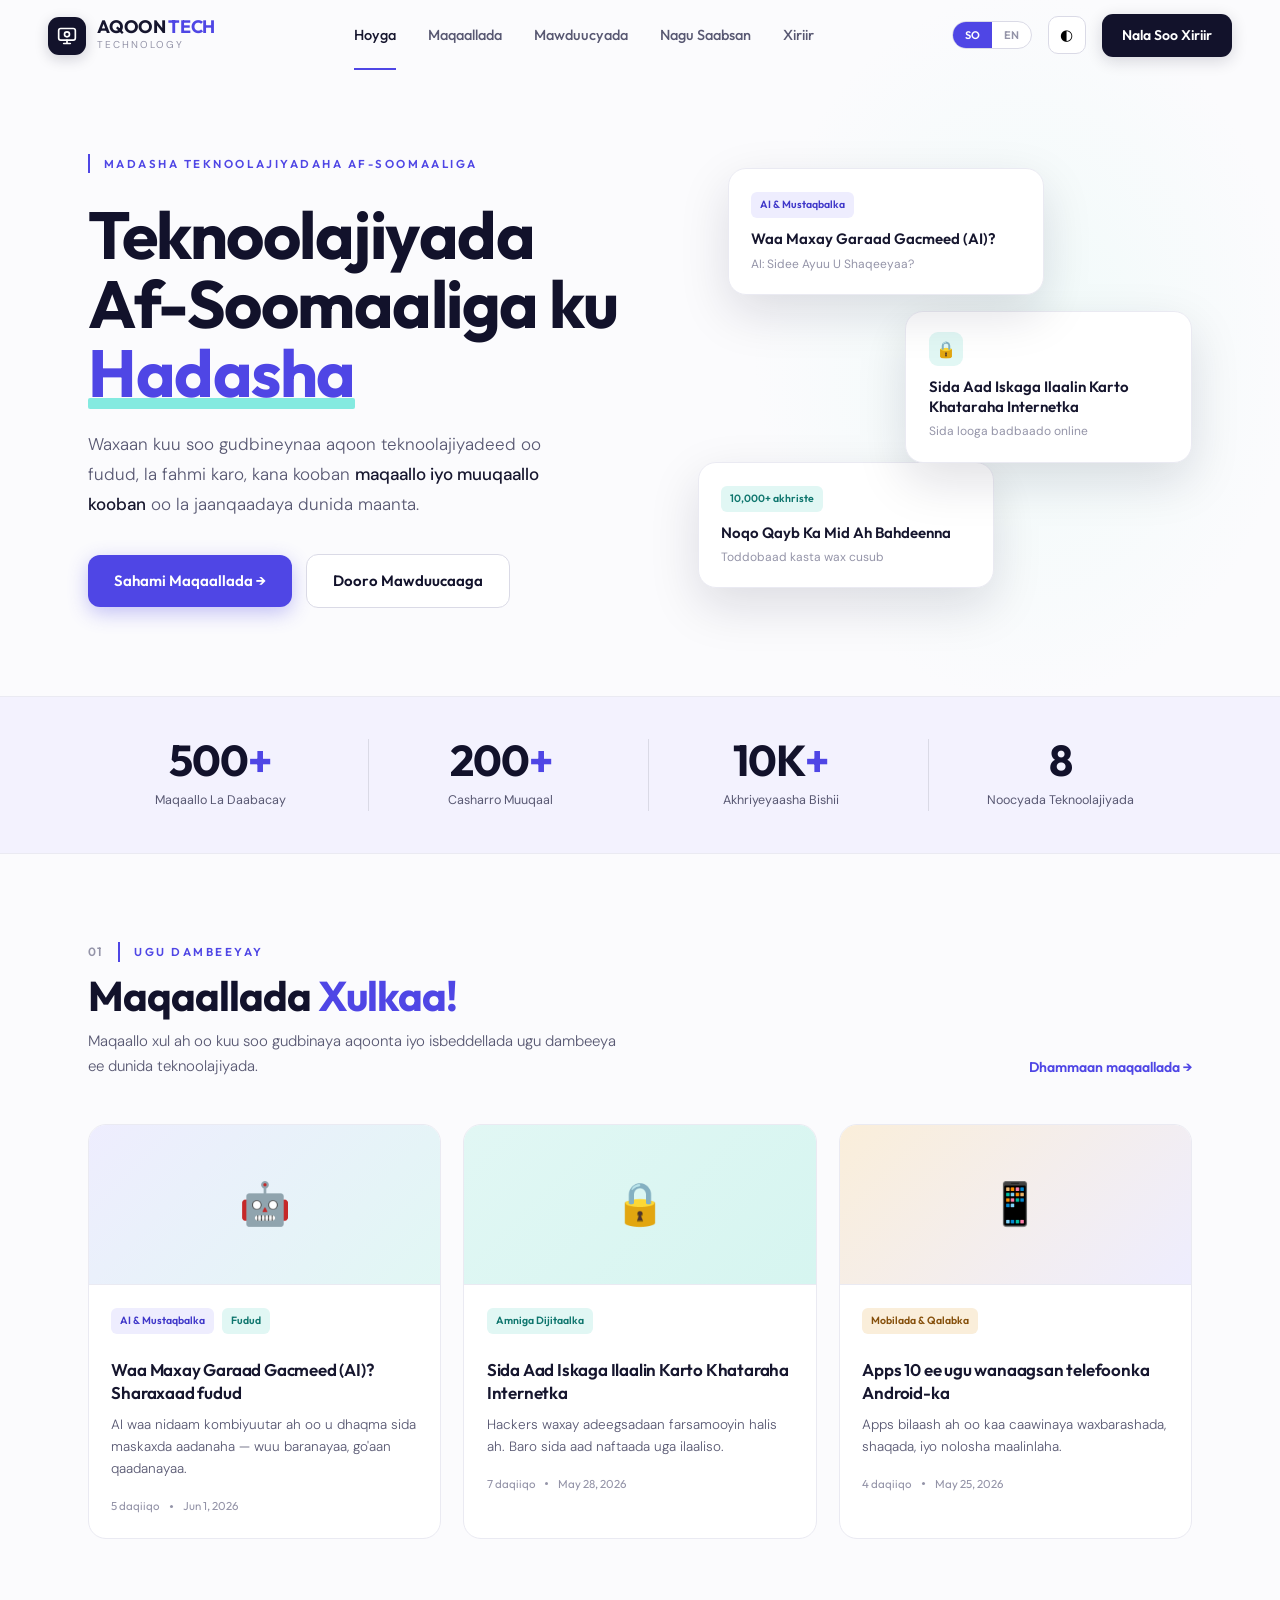
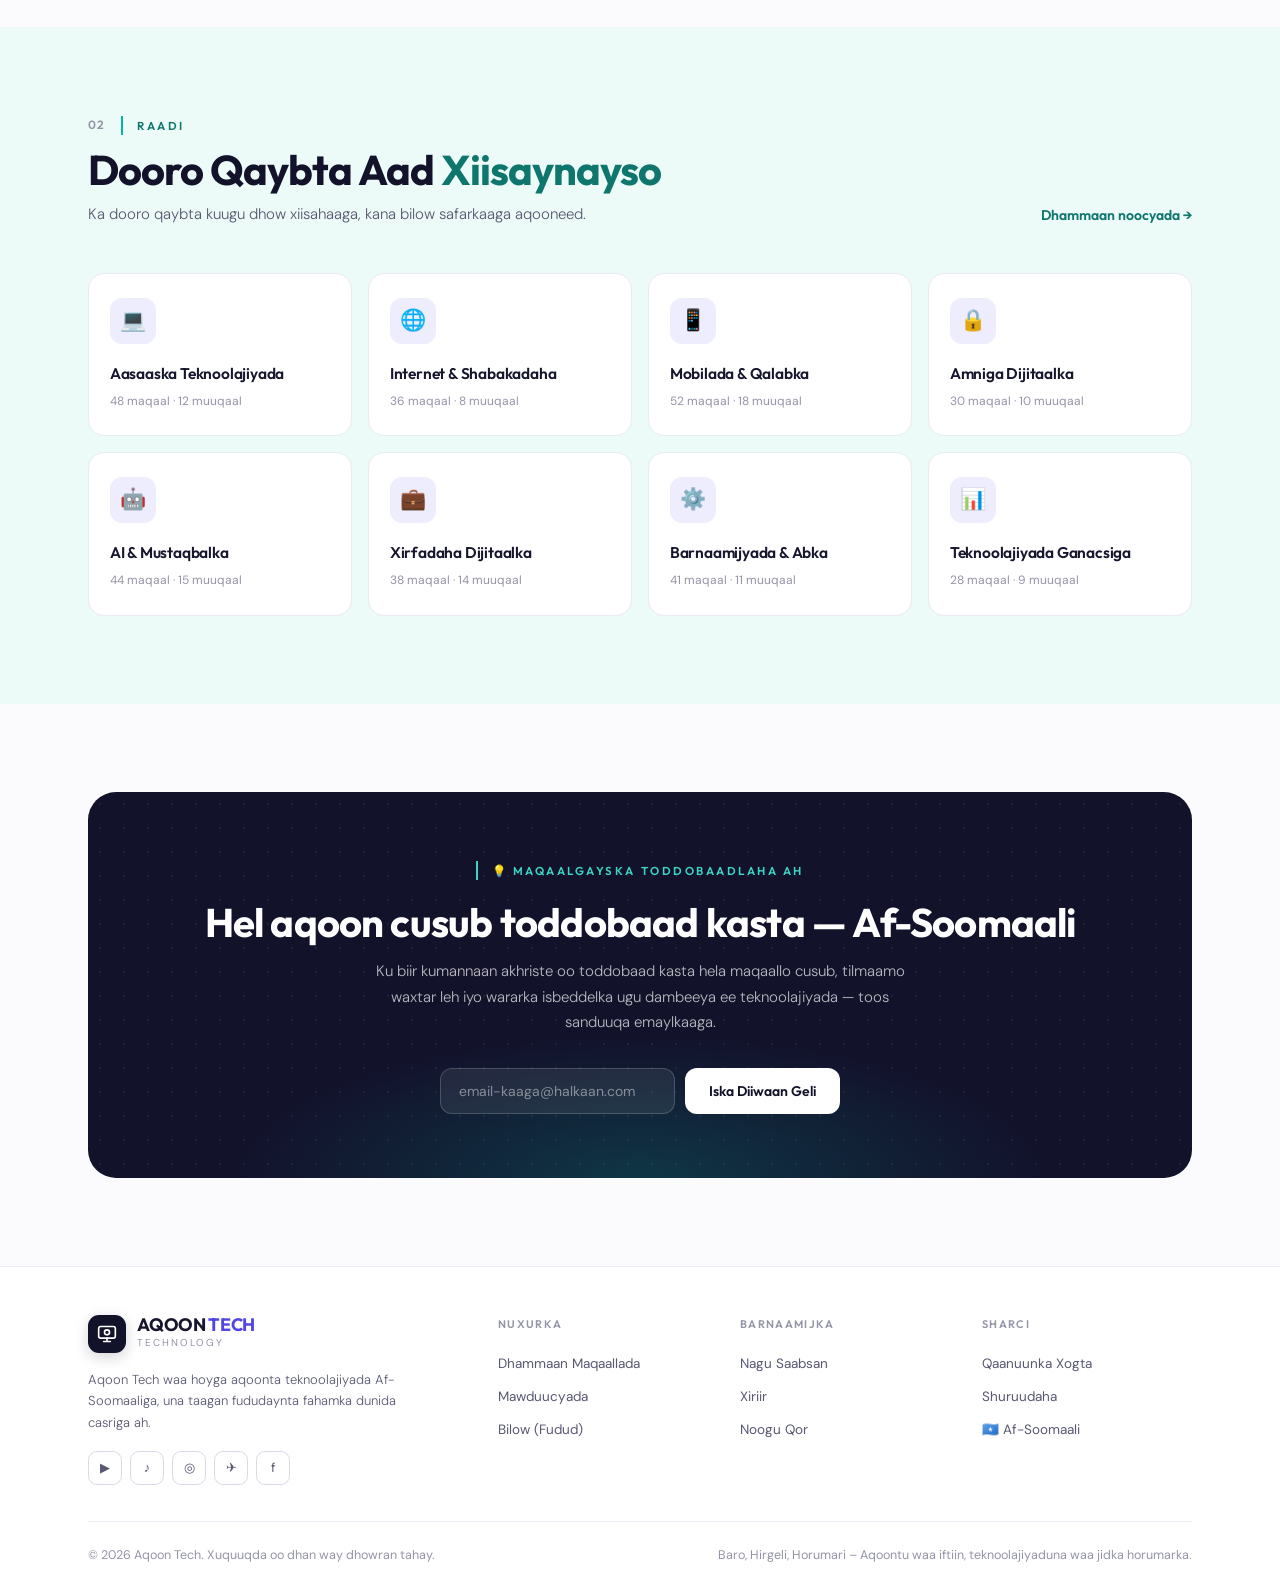
<file: index.html>
<!DOCTYPE html>
<html lang="so" data-theme="light">
<head>
<meta charset="UTF-8">
<meta name="viewport" content="width=device-width, initial-scale=1.0">
<meta name="description" content="Aqoon Tech — Teknoolajiyada Af-Soomaaliga ku hadasha. Maqaallo iyo casharro teknoolajiyadeed oo fudud, loogu talagalay qofka Soomaaliga inay ufudaydiso dunida casriga!.">
<meta name="theme-color" content="#4F46E5">
<title>Aqoon Tech — Teknoolajiyada Af-Soomaaliga ku Hadasha</title>
<link rel="preconnect" href="https://fonts.googleapis.com">
<link rel="preconnect" href="https://fonts.gstatic.com" crossorigin>
<link href="https://fonts.googleapis.com/css2?family=Outfit:wght@300;400;500;600;700;800&family=DM+Sans:ital,opsz,wght@0,9..40,300;0,9..40,400;0,9..40,500;1,9..40,400&display=swap" rel="stylesheet">
<style>
:root{
  --ink:#12122B;--ink-2:#3A3A55;
  --paper:#FBFBFD;--surface:#FFFFFF;--surface-2:#F4F4FA;
  --tint-indigo:#F3F2FE;--tint-teal:#ECFAF8;
  --text:#16162E;--text-2:#585872;--text-3:#9494A8;
  --border:#EAEAF2;--border-2:#DADAE6;
  --indigo:#4F46E5;--indigo-dk:#3F37C9;--indigo-lt:#EEEDFE;
  --teal:#06B6A4;--teal-br:#0FD9C3;--teal-dk:#0F766E;--teal-lt:#E1F7F4;
  --amber-lt:#FAEEDA;--amber-dk:#854F0B;
  --display:'Outfit',sans-serif;--body:'DM Sans',sans-serif;
  --ease:cubic-bezier(.4,0,.2,1);--spring:cubic-bezier(.34,1.56,.64,1);
  --nav-h:72px;--max:1200px;
}
[data-theme="dark"]{
  --ink:#EDEDF7;--ink-2:#B8B8CC;
  --paper:#0C0C16;--surface:#13131F;--surface-2:#171725;
  --tint-indigo:#15152A;--tint-teal:#0E1A20;
  --text:#EDEDF7;--text-2:#A0A0B8;--text-3:#6A6A82;
  --border:#23233A;--border-2:#2E2E48;
  --indigo:#7C75F0;--indigo-lt:rgba(79,70,229,.16);
  --teal:#2DD4BF;--teal-br:#2DD4BF;--teal-lt:rgba(6,182,164,.16);
  --amber-lt:rgba(232,160,32,.16);--amber-dk:#F5C572;
}
*,*::before,*::after{box-sizing:border-box;margin:0;padding:0}
html{scroll-behavior:smooth}
body{font-family:var(--body);background:var(--paper);color:var(--text);line-height:1.7;font-size:16px;-webkit-font-smoothing:antialiased;overflow-x:hidden}
.wrap{max-width:var(--max);margin:0 auto;padding:0 clamp(1.25rem,5vw,3rem)}
a{text-decoration:none;color:inherit}
.kicker{display:inline-flex;align-items:center;gap:.55rem;font-family:var(--display);font-size:11.5px;font-weight:600;letter-spacing:.22em;text-transform:uppercase;color:var(--indigo);padding-left:.85rem;border-left:2px solid var(--indigo)}
.kicker.teal{color:var(--teal-dk);border-color:var(--teal)}

/* NAV */
nav.bar{position:fixed;top:0;left:0;right:0;z-index:100;height:var(--nav-h);display:flex;align-items:center;justify-content:space-between;padding:0 clamp(1.25rem,5vw,3rem);background:transparent;transition:background .35s var(--ease),box-shadow .35s,border-color .35s,height .35s;border-bottom:1px solid transparent}
nav.bar.scrolled{background:color-mix(in srgb,var(--paper) 85%,transparent);backdrop-filter:blur(16px);border-bottom-color:var(--border);box-shadow:0 4px 24px rgba(18,18,43,.06);height:64px}
.logo{display:flex;align-items:center;gap:.7rem}
.logo-mark{width:38px;height:38px;border-radius:11px;background:var(--ink);display:grid;place-items:center;box-shadow:0 4px 14px rgba(18,18,43,.18)}
.logo-name{font-family:var(--display);font-weight:700;font-size:18px;letter-spacing:-.3px;color:var(--text);line-height:1}
.logo-name span{color:var(--indigo)}
.logo-tag{font-family:var(--body);font-size:10px;letter-spacing:.2em;text-transform:uppercase;color:var(--text-3)}
.links{display:flex;gap:2rem;align-items:center}
.links a{font-family:var(--display);font-size:14.5px;font-weight:500;color:var(--text-2);transition:color .2s;position:relative}
.links a:hover,.links a.on{color:var(--text)}
.links a.on::after{content:'';position:absolute;left:0;right:0;bottom:-22px;height:2px;background:var(--indigo)}
.nav-right{display:flex;align-items:center;gap:1rem}
.lang{display:flex;border:1px solid var(--border-2);border-radius:99px;overflow:hidden;background:var(--surface)}
.lang button{border:none;background:transparent;font-family:var(--display);font-size:11px;font-weight:600;padding:6px 12px;cursor:pointer;color:var(--text-3);transition:.2s}
.lang button.active{background:var(--indigo);color:#fff}
.icon-btn{width:38px;height:38px;border-radius:10px;border:1px solid var(--border-2);background:var(--surface);cursor:pointer;font-size:15px;display:grid;place-items:center;transition:.2s}
.icon-btn:hover{border-color:var(--indigo)}
.cta{font-family:var(--display);font-weight:600;font-size:14px;background:var(--ink);color:#fff;padding:10px 20px;border-radius:11px;transition:transform .15s var(--spring),box-shadow .2s;box-shadow:0 4px 16px rgba(18,18,43,.16)}
.cta:hover{transform:translateY(-2px);box-shadow:0 8px 24px rgba(18,18,43,.24)}
.hamburger{display:none;flex-direction:column;gap:4px;background:none;border:none;cursor:pointer;padding:8px}
.hamburger span{width:22px;height:2px;background:var(--text);border-radius:2px;transition:.3s}

/* mobile nav */
.mnav{position:fixed;top:var(--nav-h);left:0;right:0;background:var(--surface);border-bottom:1px solid var(--border);padding:1rem clamp(1.25rem,5vw,3rem);display:none;flex-direction:column;gap:.3rem;z-index:99;box-shadow:0 12px 30px rgba(18,18,43,.1)}
.mnav.open{display:flex}
.mnav a{font-family:var(--display);font-weight:500;font-size:15px;color:var(--text-2);padding:.7rem 0;border-bottom:1px solid var(--border)}
.mnav a:last-child{border-bottom:none}

/* HERO */
.hero{position:relative;padding-top:calc(var(--nav-h) + clamp(2.5rem,6vw,5rem));padding-bottom:clamp(3rem,7vw,5.5rem);overflow:hidden}
.hero::before{content:'';position:absolute;top:-10%;right:-5%;width:50%;height:120%;background:radial-gradient(ellipse at center,var(--tint-teal) 0%,transparent 60%);opacity:.7;pointer-events:none}
.hero-grid{position:relative;display:grid;grid-template-columns:1.05fr .95fr;gap:clamp(2rem,5vw,4.5rem);align-items:center}
.h1{font-family:var(--display);font-weight:700;font-size:clamp(2.6rem,5.2vw,4.3rem);line-height:1.04;letter-spacing:-1.5px;color:var(--ink);margin:1.5rem 0 1.4rem}
.h1 .accent{color:var(--indigo);position:relative;white-space:nowrap}
.h1 .accent::after{content:'';position:absolute;left:0;right:0;bottom:.08em;height:.16em;background:var(--teal-br);opacity:.5;border-radius:2px}
.lead{font-size:17px;color:var(--text-2);line-height:1.75;max-width:30rem;margin-bottom:2.2rem;font-weight:300}
.lead strong{color:var(--text);font-weight:500}
.btn-row{display:flex;gap:.9rem;flex-wrap:wrap;align-items:center}
.btn{font-family:var(--display);font-weight:600;font-size:15px;padding:13px 26px;border-radius:12px;transition:transform .15s var(--spring),box-shadow .2s;display:inline-flex;align-items:center;gap:.5rem;cursor:pointer}
.btn-primary{background:var(--indigo);color:#fff;box-shadow:0 6px 20px rgba(79,70,229,.32)}
.btn-primary:hover{transform:translateY(-2px);box-shadow:0 10px 30px rgba(79,70,229,.42)}
.btn-ghost{color:var(--ink);border:1px solid var(--border-2);background:var(--surface)}
.btn-ghost:hover{border-color:var(--teal);color:var(--teal-dk);transform:translateY(-2px)}
.hero-visual{position:relative;height:420px}
.float-card{position:absolute;background:var(--surface);border:1px solid var(--border);border-radius:18px;padding:1.25rem 1.4rem;box-shadow:0 18px 50px rgba(18,18,43,.13)}
.fc-1{top:0;left:6%;width:64%;z-index:3;animation:floaty 6s var(--ease) infinite}
.fc-2{top:34%;right:0;width:58%;z-index:2;animation:floaty 6s var(--ease) infinite .8s}
.fc-3{bottom:0;left:0;width:60%;z-index:1;animation:floaty 6s var(--ease) infinite 1.6s}
@keyframes floaty{0%,100%{transform:translateY(0)}50%{transform:translateY(-10px)}}
.fc-tag{display:inline-block;font-family:var(--display);font-size:10.5px;font-weight:600;padding:4px 9px;border-radius:6px;margin-bottom:.7rem}
.tag-teal{background:var(--teal-lt);color:var(--teal-dk)}
.tag-indigo{background:var(--indigo-lt);color:var(--indigo-dk)}
.tag-amber{background:var(--amber-lt);color:var(--amber-dk)}
.fc-title{font-family:var(--display);font-weight:600;font-size:15px;color:var(--text);line-height:1.3;margin-bottom:.3rem}
.fc-meta{font-size:12px;color:var(--text-3)}
.fc-icon{width:34px;height:34px;border-radius:9px;display:grid;place-items:center;font-size:16px;background:var(--teal-lt);margin-bottom:.7rem}

/* STATS */
.stats{background:var(--tint-indigo);border-block:1px solid var(--border)}
.stats-in{display:grid;grid-template-columns:repeat(4,1fr);gap:1rem;padding-block:2.6rem}
.stat{text-align:center}
.stat-n{font-family:var(--display);font-weight:700;font-size:clamp(1.9rem,3.5vw,2.7rem);color:var(--ink);letter-spacing:-1px;line-height:1}
.stat-n span{color:var(--indigo)}
.stat-l{font-family:var(--body);font-size:12.5px;color:var(--text-2);margin-top:.5rem}
.stat+.stat{border-left:1px solid var(--border-2)}

/* SECTIONS */
.section{padding-block:clamp(3.5rem,7vw,5.5rem)}
.section.tint-teal{background:var(--tint-teal)}
.sec-head{display:flex;justify-content:space-between;align-items:flex-end;gap:2rem;margin-bottom:2.8rem;flex-wrap:wrap}
.sec-head .toprow{display:flex;align-items:center;gap:1rem;margin-bottom:.3rem}
.sec-no{font-family:var(--display);font-size:12px;font-weight:600;color:var(--text-3);letter-spacing:.1em}
.h2{font-family:var(--display);font-weight:700;font-size:clamp(1.8rem,3.4vw,2.6rem);letter-spacing:-1px;color:var(--ink);line-height:1.1;margin-top:.7rem}
.h2 .accent{color:var(--indigo)}
.h2 .accent-t{color:var(--teal-dk)}
.sub{color:var(--text-2);font-size:15px;margin-top:.6rem;font-weight:300;max-width:34rem}
.link-more{font-family:var(--display);font-weight:600;font-size:14px;color:var(--indigo);transition:gap .2s;display:inline-flex;gap:.3rem}
.link-more:hover{gap:.6rem}

.cards{display:grid;grid-template-columns:repeat(3,1fr);gap:1.4rem}
.card{background:var(--surface);border:1px solid var(--border);border-radius:18px;overflow:hidden;transition:transform .25s var(--ease),box-shadow .25s,border-color .25s;cursor:pointer}
.card:hover{transform:translateY(-6px);box-shadow:0 24px 54px rgba(18,18,43,.14);border-color:var(--border-2)}
.card-top{height:160px;display:grid;place-items:center;font-size:2.6rem;border-bottom:1px solid var(--border)}
.ct-1{background:linear-gradient(135deg,#EEEDFE,#E1F7F4)}
.ct-2{background:linear-gradient(135deg,#E1F7F4,#D6F5F0)}
.ct-3{background:linear-gradient(135deg,#FAEEDA,#EEEDFE)}
[data-theme="dark"] .ct-1,[data-theme="dark"] .ct-2,[data-theme="dark"] .ct-3{background:var(--surface-2)}
.card-body{padding:1.4rem}
.tagrow{display:flex;gap:.5rem;margin-bottom:.9rem}
.card-h{font-family:var(--display);font-weight:600;font-size:17px;line-height:1.32;color:var(--text);margin-bottom:.6rem;letter-spacing:-.2px}
.card-x{font-size:13.5px;color:var(--text-2);line-height:1.65;font-weight:300;margin-bottom:1rem}
.card-meta{display:flex;align-items:center;gap:.6rem;font-size:11.5px;color:var(--text-3);font-family:var(--display)}
.dot{width:3px;height:3px;border-radius:50%;background:var(--text-3)}

.cat-grid{display:grid;grid-template-columns:repeat(4,1fr);gap:1rem}
.cat{background:var(--surface);border:1px solid var(--border);border-radius:16px;padding:1.5rem 1.3rem;transition:transform .2s var(--ease),border-color .2s,box-shadow .2s;cursor:pointer;position:relative;overflow:hidden}
.cat::before{content:'';position:absolute;top:0;left:0;width:100%;height:3px;background:var(--teal-br);transform:scaleX(0);transform-origin:left;transition:transform .3s var(--ease)}
.cat:hover{transform:translateY(-4px);border-color:var(--border-2);box-shadow:0 14px 36px rgba(6,182,164,.14)}
.cat:hover::before{transform:scaleX(1)}
.cat-ic{width:46px;height:46px;border-radius:12px;background:var(--indigo-lt);display:grid;place-items:center;font-size:21px;margin-bottom:1rem;transition:background .2s}
.cat:hover .cat-ic{background:var(--teal-lt)}
.cat-n{font-family:var(--display);font-weight:600;font-size:15.5px;color:var(--text);margin-bottom:.3rem;letter-spacing:-.2px}
.cat-m{font-size:12px;color:var(--text-3)}

.band{background:var(--ink);border-radius:28px;padding:clamp(2.5rem,5vw,4rem);text-align:center;position:relative;overflow:hidden}
.band::after{content:'';position:absolute;bottom:-40%;left:50%;transform:translateX(-50%);width:80%;height:80%;background:radial-gradient(ellipse,rgba(6,182,164,.22),transparent 65%)}
.band .dotgrid-d{position:absolute;inset:0;background-image:radial-gradient(rgba(255,255,255,.06) 1px,transparent 1px);background-size:24px 24px}
.band>*{position:relative;z-index:1}
.band h2{font-family:var(--display);font-weight:700;color:#fff;font-size:clamp(1.7rem,3.4vw,2.5rem);letter-spacing:-.8px;line-height:1.15;margin:1rem 0 .9rem}
.band p{color:rgba(255,255,255,.7);font-size:15px;font-weight:300;max-width:34rem;margin:0 auto 2rem}
.nl-form{display:flex;gap:.6rem;max-width:25rem;margin:0 auto;flex-wrap:wrap;justify-content:center}
.nl-input{flex:1;min-width:200px;font-family:var(--body);font-size:14px;padding:13px 18px;border-radius:12px;border:1px solid rgba(255,255,255,.18);background:rgba(255,255,255,.08);color:#fff}
.nl-input::placeholder{color:rgba(255,255,255,.45)}
.nl-btn{font-family:var(--display);font-weight:600;font-size:14px;background:#fff;color:var(--ink);border:none;padding:13px 24px;border-radius:12px;cursor:pointer;transition:transform .15s var(--spring),box-shadow .2s}
.nl-btn:hover{transform:translateY(-2px);box-shadow:0 8px 24px rgba(255,255,255,.2)}

footer{border-top:1px solid var(--border);background:var(--surface);padding-block:3rem 1.8rem}
.foot-grid{display:grid;grid-template-columns:1.8fr 1fr 1fr 1fr;gap:2rem}
.foot-brand .logo{margin-bottom:1rem}
.foot-about{font-size:13px;color:var(--text-2);line-height:1.65;font-weight:300;max-width:20rem;margin-bottom:1.1rem}
.foot-social{display:flex;gap:.5rem}
.foot-social a{width:34px;height:34px;border-radius:9px;border:1px solid var(--border-2);display:grid;place-items:center;font-size:13px;color:var(--text-2);transition:.2s}
.foot-social a:hover{border-color:var(--indigo);color:var(--indigo);transform:translateY(-2px)}
.foot-col h4{font-family:var(--display);font-size:11px;font-weight:600;letter-spacing:.12em;text-transform:uppercase;color:var(--text-3);margin-bottom:.9rem}
.foot-col a{display:block;font-size:13.5px;color:var(--text-2);padding:.32rem 0;transition:color .2s}
.foot-col a:hover{color:var(--indigo)}
.foot-bottom{display:flex;justify-content:space-between;margin-top:2.3rem;padding-top:1.4rem;border-top:1px solid var(--border);font-size:12.5px;color:var(--text-3);flex-wrap:wrap;gap:.5rem}

.rv{opacity:0;transform:translateY(20px);animation:rvin .7s var(--ease) forwards}
@keyframes rvin{to{opacity:1;transform:none}}
.d1{animation-delay:.05s}.d2{animation-delay:.13s}.d3{animation-delay:.21s}.d4{animation-delay:.29s}

@media(max-width:900px){
  .hero-grid{grid-template-columns:1fr}.hero-visual{display:none}
  .links{display:none}.hamburger{display:flex}
  .cards{grid-template-columns:1fr}
  .cat-grid{grid-template-columns:repeat(2,1fr)}
  .foot-grid{grid-template-columns:1fr 1fr}.foot-brand{grid-column:1/-1}
  .stats-in{grid-template-columns:repeat(2,1fr);gap:2rem 1rem}
  .stat:nth-child(3){border-left:none}
  .cta{display:none}
}
</style>
</head>
<body>

<nav class="bar" id="nav">
  <a href="index.html" class="logo">
    <div class="logo-mark"><svg width="20" height="20" viewBox="0 0 24 24" fill="none" stroke="#fff" stroke-width="2" stroke-linecap="round" stroke-linejoin="round"><rect x="2" y="3" width="20" height="14" rx="2.5"/><path d="M8 21h8M12 17v4"/><circle cx="12" cy="10" r="3"/></svg></div>
    <div><div class="logo-name">AQOON <span>TECH</span></div><div class="logo-tag">Technology</div></div>
  </a>
  <div class="links">
    <a href="index.html" class="on" data-so="Hoyga" data-en="Home">Hoyga</a>
    <a href="pages/articles.html" data-so="Maqaallada" data-en="Articles">Maqaallada</a>
    <a href="pages/categories.html" data-so="Mawduucyada" data-en="Categories">Mawduucyada</a>
    <a href="pages/about.html" data-so="Nagu Saabsan" data-en="About">Nagu Saabsan</a>
    <a href="pages/contact.html" data-so="Xiriir" data-en="Contact">Xiriir</a>
  </div>
  <div class="nav-right">
    <div class="lang"><button id="lang-so" class="active" onclick="setLang('so')">SO</button><button id="lang-en" onclick="setLang('en')">EN</button></div>
    <button class="icon-btn" onclick="toggleTheme()">◐</button>
    <a href="pages/contact.html" class="cta" data-so="Nala Soo Xiriir" data-en="Get in Touch">Nala Soo Xiriir</a>
    <button class="hamburger" onclick="document.getElementById('mnav').classList.toggle('open')"><span></span><span></span><span></span></button>
  </div>
</nav>

<div class="mnav" id="mnav">
  <a href="index.html" data-so="Hoyga" data-en="Home">Hoyga</a>
  <a href="pages/articles.html" data-so="Maqaallada" data-en="Articles">Maqaallada</a>
  <a href="pages/categories.html" data-so="Mawduucyada" data-en="Categories">Mawduucyada</a>
  <a href="pages/about.html" data-so="Nagu Saabsan" data-en="About">Nagu Saabsan</a>
  <a href="pages/contact.html" data-so="Xiriir" data-en="Contact">Xiriir</a>
</div>

<section class="hero">
  <div class="wrap hero-grid">
    <div>
      <span class="kicker rv d1" data-so="Madasha Teknoolajiyadaha Af-Soomaaliga" data-en="#1 Somali-Language Technology Platform">Barnaamijka Bulshada Soomaalida</span>
      <h1 class="h1 rv d2" data-so='Teknoolajiyada Af-Soomaaliga ku <span class="accent">Hadasha</span>' data-en='Technology that <span class="accent">speaks Somali</span>'>Teknoolajiyada gacanta kuu <span class="accent">geyneysa</span></h1>
      <p class="lead rv d3" data-so="Waxaan kuu soo gudbineynaa aqoon teknoolajiyadeed oo fudud, la fahmi karo, kana kooban <strong>maqaallo iyo muuqaallo kooban</strong> oo la jaanqaadaya dunida maanta." data-en="We bring you technology knowledge that is simple and easy to understand — made up of concise articles and videos that keep pace with the world today.">Aqoon Tech waxay kugu caawinaysaa inaad fahamto teknoolajiyada casriga ah — <strong>Af-Soomaali</strong>. Maqaallo, sharaxaad, iyo casharro fudud oo qof kasta u qoran.</p>
      <div class="btn-row rv d4">
        <a href="pages/articles.html" class="btn btn-primary" data-so="Sahami Maqaallada →" data-en="Read Articles →">Akhri Maqaallada →</a>
        <a href="pages/categories.html" class="btn btn-ghost" data-so="Dooro Mawduucaaga" data-en="Browse Topics">Fiiri Mawduucyada</a>
      </div>
    </div>
    <div class="hero-visual">
      <div class="float-card fc-1"><span class="fc-tag tag-indigo" data-so="AI & Mustaqbalka" data-en="AI & Future">AI & Mustaqbalka</span><div class="fc-title" data-so="Waa Maxay Garaad Gacmeed (AI)?" data-en="What is Artificial Intelligence?">Maxay tahay Artificial Intelligence?</div><div class="fc-meta" data-so="AI: Sidee Ayuu U Shaqeeyaa?" data-en="AI: How Does It Work?">5 daqiiqo · Cusub maanta</div></div>
      <div class="float-card fc-2"><div class="fc-icon">🔒</div><div class="fc-title" data-so="Sida Aad Iskaga Ilaalin Karto Khataraha Internetka" data-en="How to Protect Yourself from Internet Threats">Amniga dijitaalka</div><div class="fc-meta" data-so="Sida looga badbaado online" data-en="How to stay safe online">Sida looga badbaado online</div></div>
      <div class="float-card fc-3"><span class="fc-tag tag-teal" data-so="10,000+ akhriste" data-en="10,000+ readers">10,000+ akhriste</span><div class="fc-title" data-so="Noqo Qayb Ka Mid Ah Bahdeenna" data-en="Join the learning community">Ku biir bulshada barata</div><div class="fc-meta" data-so="Toddobaad kasta wax cusub" data-en="Something new every week">Toddobaad kasta wax cusub</div></div>
    </div>
  </div>
</section>

<div class="stats">
  <div class="wrap stats-in">
    <div class="stat"><div class="stat-n">500<span>+</span></div><div class="stat-l" data-so="Maqaallo La Daabacay" data-en="Articles Published">Maqaallo La Daabacay</div></div>
    <div class="stat"><div class="stat-n">200<span>+</span></div><div class="stat-l" data-so="Casharro Muuqaal" data-en="Video Lessons">Casharro Muuqaal</div></div>
    <div class="stat"><div class="stat-n">10K<span>+</span></div><div class="stat-l" data-so="Akhriyeyaasha Bishii" data-en="Monthly Readers">Akhriyeyaasha Bishii</div></div>
    <div class="stat"><div class="stat-n">8</div><div class="stat-l" data-so="Noocyada Teknoolajiyada" data-en="Tech Categories">Noocyada Teknoolajiyada</div></div>
  </div>
</div>

<section class="section">
  <div class="wrap">
    <div class="sec-head">
      <div>
        <div class="toprow"><span class="sec-no">01</span><span class="kicker" data-so="Ugu Dambeeyay" data-en="Latest">Ugu Dambeeyay</span></div>
        <h2 class="h2" data-so='Maqaallada <span class="accent">Xulkaa!</span>' data-en='Top <span class="accent">Picks</span>'>Maqaallada <span class="accent">Xulkaa!</span></h2>
        <p class="sub" data-so="Maqaallo xul ah oo kuu soo gudbinaya aqoonta iyo isbeddellada ugu dambeeya ee dunida teknoolajiyada." data-en="Curated articles bringing you knowledge and the latest changes in the world of technology.">Maqaallada ugu cusub ee teknoolajiyada — si fudud oo Soomaali ah.</p>
      </div>
      <a href="pages/articles.html" class="link-more" data-so="Dhammaan maqaallada →" data-en="All articles →">Dhammaan maqaallada →</a>
    </div>
    <div class="cards">
      <article class="card" onclick="location.href='pages/article.html'"><div class="card-top ct-1">🤖</div><div class="card-body"><div class="tagrow"><span class="fc-tag tag-indigo" data-so="AI & Mustaqbalka" data-en="AI & Future">AI & Mustaqbalka</span><span class="fc-tag tag-teal" data-so="Fudud" data-en="Easy">Fudud</span></div><h3 class="card-h" data-so="Waa Maxay Garaad Gacmeed (AI)? Sharaxaad fudud" data-en="What is Artificial Intelligence? A simple explanation">Maxay tahay Artificial Intelligence? Sharaxaad fudud</h3><p class="card-x" data-so="AI waa nidaam kombiyuutar ah oo u dhaqma sida maskaxda aadanaha — wuu baranayaa, go'aan qaadanayaa." data-en="AI is a computer system that acts like the human brain — it learns and makes decisions.">AI waa nidaam kombiyuutar ah oo u dhaqma sida maskaxda aadanaha — wuu baranayaa, go'aan qaadanayaa.</p><div class="card-meta"><span data-so="5 daqiiqo" data-en="5 min">5 daqiiqo</span><span class="dot"></span><span>Jun 1, 2026</span></div></div></article>
      <article class="card" onclick="location.href='pages/article.html'"><div class="card-top ct-2">🔒</div><div class="card-body"><div class="tagrow"><span class="fc-tag tag-teal" data-so="Amniga Dijitaalka" data-en="Cybersecurity">Amniga Dijitaalka</span></div><h3 class="card-h" data-so="Sida Aad Iskaga Ilaalin Karto Khataraha Internetka" data-en="How to protect yourself from internet theft">Sida looga badbaado xatooyin internet-ka</h3><p class="card-x" data-so="Hackers waxay adeegsadaan farsamooyin halis ah. Baro sida aad naftaada uga ilaaliso." data-en="Hackers use dangerous techniques. Learn how to protect yourself.">Hackers waxay adeegsadaan farsamooyin halis ah. Baro sida aad naftaada uga ilaaliso.</p><div class="card-meta"><span data-so="7 daqiiqo" data-en="7 min">7 daqiiqo</span><span class="dot"></span><span>May 28, 2026</span></div></div></article>
      <article class="card" onclick="location.href='pages/article.html'"><div class="card-top ct-3">📱</div><div class="card-body"><div class="tagrow"><span class="fc-tag tag-amber" data-so="Mobilada & Qalabka" data-en="Mobile & Devices">Mobilada & Qalabka</span></div><h3 class="card-h" data-so="Apps 10 ee ugu wanaagsan telefoonka Android-ka" data-en="The 10 best apps for Android phones">Apps 10 ee ugu wanaagsan telefoonka Android-ka</h3><p class="card-x" data-so="Apps bilaash ah oo kaa caawinaya waxbarashada, shaqada, iyo nolosha maalinlaha." data-en="Free apps that help with education, work, and daily life.">Apps bilaash ah oo kaa caawinaya waxbarashada, shaqada, iyo nolosha maalinlaha.</p><div class="card-meta"><span data-so="4 daqiiqo" data-en="4 min">4 daqiiqo</span><span class="dot"></span><span>May 25, 2026</span></div></div></article>
    </div>
  </div>
</section>

<section class="section tint-teal">
  <div class="wrap">
    <div class="sec-head">
      <div>
        <div class="toprow"><span class="sec-no">02</span><span class="kicker teal" data-so="Raadi" data-en="Browse">Raadi</span></div>
        <h2 class="h2" data-so='Dooro Qaybta Aad <span class="accent-t">Xiisaynayso</span>' data-en="Choose the Topic That <span class=&quot;accent-t&quot;>Interests You</span>">Dooro Qaybta Aad <span class="accent-t">Xiisaynayso</span></h2>
        <p class="sub" data-so="Ka dooro qaybta kuugu dhow xiisahaaga, kana bilow safarkaaga aqooneed." data-en="Choose the topic that interests you and start learning.">Dooro mawduuca kuu xiisaha badan oo bilow barashadaada.</p>
      </div>
      <a href="pages/categories.html" class="link-more" style="color:var(--teal-dk)" data-so="Dhammaan noocyada →" data-en="All categories →">Dhammaan noocyada →</a>
    </div>
    <div class="cat-grid">
      <a href="pages/categories.html" class="cat"><div class="cat-ic">💻</div><div class="cat-n" data-so="Aasaaska Teknoolajiyada" data-en="Tech Basics">Aasaaska Teknoolajiyada</div><div class="cat-m" data-so="48 maqaal · 12 muuqaal" data-en="48 articles · 12 videos">48 maqaal · 12 muuqaal</div></a>
      <a href="pages/categories.html" class="cat"><div class="cat-ic">🌐</div><div class="cat-n" data-so="Internet & Shabakadaha" data-en="Internet & Networks">Internet & Shabakadaha</div><div class="cat-m" data-so="36 maqaal · 8 muuqaal" data-en="36 articles · 8 videos">36 maqaal · 8 muuqaal</div></a>
      <a href="pages/categories.html" class="cat"><div class="cat-ic">📱</div><div class="cat-n" data-so="Mobilada & Qalabka" data-en="Mobile & Devices">Mobilada & Qalabka</div><div class="cat-m" data-so="52 maqaal · 18 muuqaal" data-en="52 articles · 18 videos">52 maqaal · 18 muuqaal</div></a>
      <a href="pages/categories.html" class="cat"><div class="cat-ic">🔒</div><div class="cat-n" data-so="Amniga Dijitaalka" data-en="Cybersecurity">Amniga Dijitaalka</div><div class="cat-m" data-so="30 maqaal · 10 muuqaal" data-en="30 articles · 10 videos">30 maqaal · 10 muuqaal</div></a>
      <a href="pages/categories.html" class="cat"><div class="cat-ic">🤖</div><div class="cat-n" data-so="AI & Mustaqbalka" data-en="AI & Future">AI & Mustaqbalka</div><div class="cat-m" data-so="44 maqaal · 15 muuqaal" data-en="44 articles · 15 videos">44 maqaal · 15 muuqaal</div></a>
      <a href="pages/categories.html" class="cat"><div class="cat-ic">💼</div><div class="cat-n" data-so="Xirfadaha Dijitaalka" data-en="Digital Skills">Xirfadaha Dijitaalka</div><div class="cat-m" data-so="38 maqaal · 14 muuqaal" data-en="38 articles · 14 videos">38 maqaal · 14 muuqaal</div></a>
      <a href="pages/categories.html" class="cat"><div class="cat-ic">⚙️</div><div class="cat-n" data-so="Barnaamijyada & Abka" data-en="Software & Apps">Barnaamijyada & Abka</div><div class="cat-m" data-so="41 maqaal · 11 muuqaal" data-en="41 articles · 11 videos">41 maqaal · 11 muuqaal</div></a>
      <a href="pages/categories.html" class="cat"><div class="cat-ic">📊</div><div class="cat-n" data-so="Teknoolajiyada Ganacsiga" data-en="Business Tech">Teknoolajiyada Ganacsiga</div><div class="cat-m" data-so="28 maqaal · 9 muuqaal" data-en="28 articles · 9 videos">28 maqaal · 9 muuqaal</div></a>
    </div>
  </div>
</section>

<section class="section">
  <div class="wrap">
    <div class="band">
      <div class="dotgrid-d"></div>
      <span class="kicker" style="color:#3DD4C2;border-color:#3DD4C2" data-so="💡 Maqaalgayska Toddobaadlaha ah" data-en="💡 Weekly Newsletter">💡 Warqad Toddobaadle</span>
      <h2 data-so="Hel aqoon cusub toddobaad kasta — Af-Soomaali" data-en="Get fresh knowledge every week — in Somali">Hel teknoolajiyada toddobaad kasta — Af-Soomaali</h2>
      <p data-so="Ku biir kumannaan akhriste oo toddobaad kasta hela maqaallo cusub, tilmaamo waxtar leh iyo wararka isbeddelka ugu dambeeya ee teknoolajiyada — toos sanduuqa emaylkaaga." data-en="Join thousands of readers who get new articles, useful tips, and the latest technology updates every week — straight to your inbox.">Ku biir 10,000+ akhriste. Maqaallo cusub, tilmaamo fudud, iyo war teknoolajiyad — toos galbuuriga. Had iyo jeer bilaash.</p>
      <form class="nl-form" onsubmit="handleNewsletter(this);return false">
        <input class="nl-input" type="email" required placeholder="email-kaaga@halkaan.com">
        <button type="submit" class="nl-btn" data-so="Iska Diiwaan Geli" data-en="Subscribe">Iska Diiwaan Geli</button>
      </form>
    </div>
  </div>
</section>

<footer>
  <div class="wrap">
    <div class="foot-grid">
      <div class="foot-brand">
        <a href="index.html" class="logo"><div class="logo-mark"><svg width="20" height="20" viewBox="0 0 24 24" fill="none" stroke="#fff" stroke-width="2" stroke-linecap="round" stroke-linejoin="round"><rect x="2" y="3" width="20" height="14" rx="2.5"/><path d="M8 21h8M12 17v4"/><circle cx="12" cy="10" r="3"/></svg></div><div><div class="logo-name">AQOON <span>TECH</span></div><div class="logo-tag">Technology</div></div></a>
        <p class="foot-about" data-so="Aqoon Tech waa hoyga aqoonta teknoolajiyada Af-Soomaaliga, una taagan fududaynta fahamka dunida casriga ah." data-en="Aqoon Tech is the home of Somali-language technology knowledge, dedicated to making the modern world easier to understand.">Teknoolajiyada gacanta kuu geyneysa — aqoonta teknoolajiyada ee Af-Soomaali qof kasta adduunka.</p>
        <div class="foot-social"><a href="#">▶</a><a href="#">♪</a><a href="#">◎</a><a href="#">✈</a><a href="#">f</a></div>
      </div>
      <div class="foot-col"><h4 data-so="Nuxurka" data-en="Content">Nuxurka</h4><a href="pages/articles.html" data-so="Dhammaan Maqaallada" data-en="All Articles">Dhammaan Maqaallada</a><a href="pages/categories.html" data-so="Mawduucyada" data-en="Categories">Mawduucyada</a><a href="pages/articles.html" data-so="Bilow (Fudud)" data-en="Beginner (Easy)">Bilow (Fudud)</a></div>
      <div class="foot-col"><h4 data-so="Barnaamijka" data-en="Platform">Barnaamijka</h4><a href="pages/about.html" data-so="Nagu Saabsan" data-en="About Us">Nagu Saabsan</a><a href="pages/contact.html" data-so="Xiriir" data-en="Contact">Xiriir</a><a href="pages/contact.html" data-so="Noogu Qor" data-en="Write for Us">Noogu Qor</a></div>
      <div class="foot-col"><h4 data-so="Sharci" data-en="Legal">Sharci</h4><a href="#" data-so="Qaanuunka Xogta" data-en="Privacy Policy">Qaanuunka Xogta</a><a href="#" data-so="Shuruudaha" data-en="Terms">Shuruudaha</a><a href="#">🇸🇴 Af-Soomaali</a></div>
    </div>
    <div class="foot-bottom">
      <span>© 2026 Aqoon Tech. <span data-so="Xuquuqda oo dhan way dhowran tahay." data-en="All rights reserved.">Xuquuqda oo dhan way dhowran tahay.</span></span>
      <span data-so="Baro, Hirgeli, Horumari – Aqoontu waa iftiin, teknoolajiyaduna waa jidka horumarka." data-en="Learn, Apply, Progress – Knowledge is light, and technology is the path to progress.">Jacayl ❤️ bulshada Soomaalida adduunka darteed</span>
    </div>
  </div>
</footer>

<script>
/* nav scroll */
const nav=document.getElementById('nav');
addEventListener('scroll',()=>nav.classList.toggle('scrolled',scrollY>20),{passive:true});
/* theme toggle with persistence */
function toggleTheme(){const h=document.documentElement;const n=h.dataset.theme==='dark'?'light':'dark';h.dataset.theme=n;localStorage.setItem('aqoon-theme',n);}
(function(){const t=localStorage.getItem('aqoon-theme');if(t)document.documentElement.dataset.theme=t;})();
</script>
<script src="js/i18n.js"></script>
<script src="js/newsletter.js"></script>
</body>
</html>
</file>
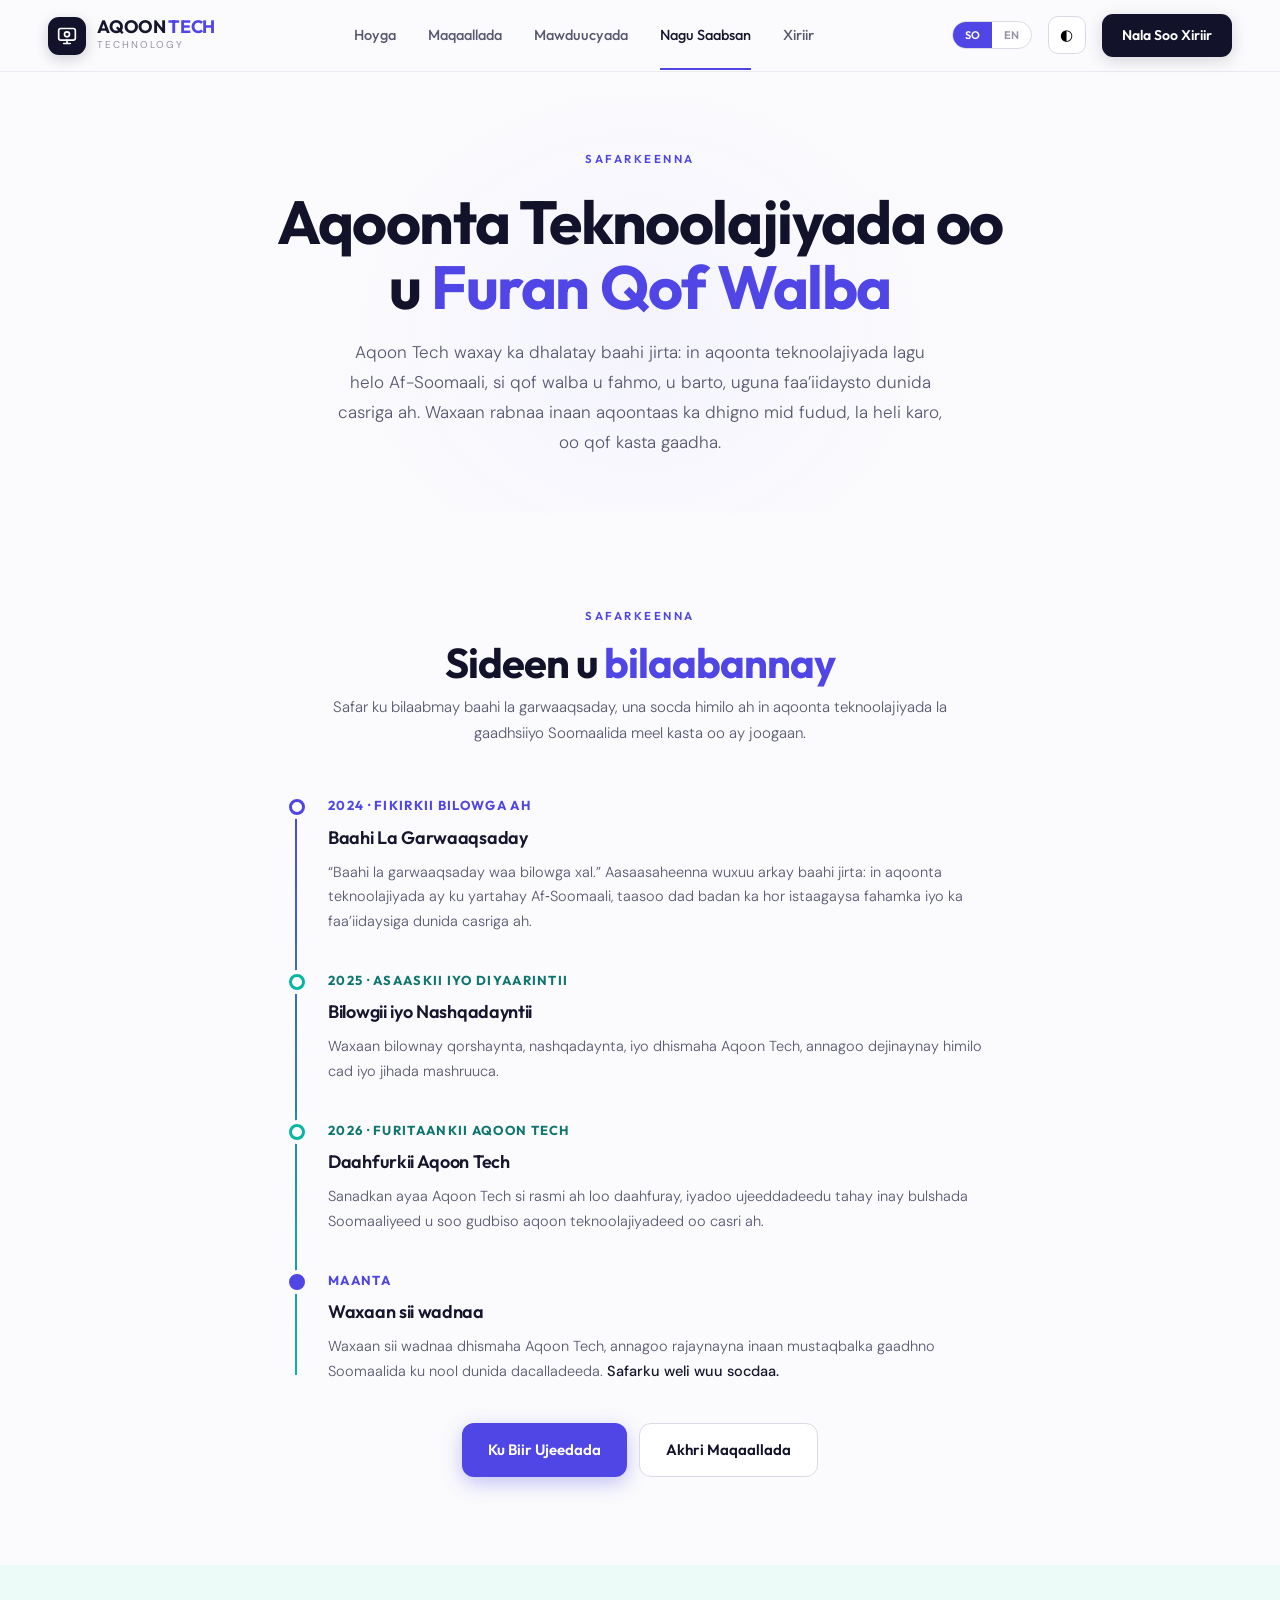
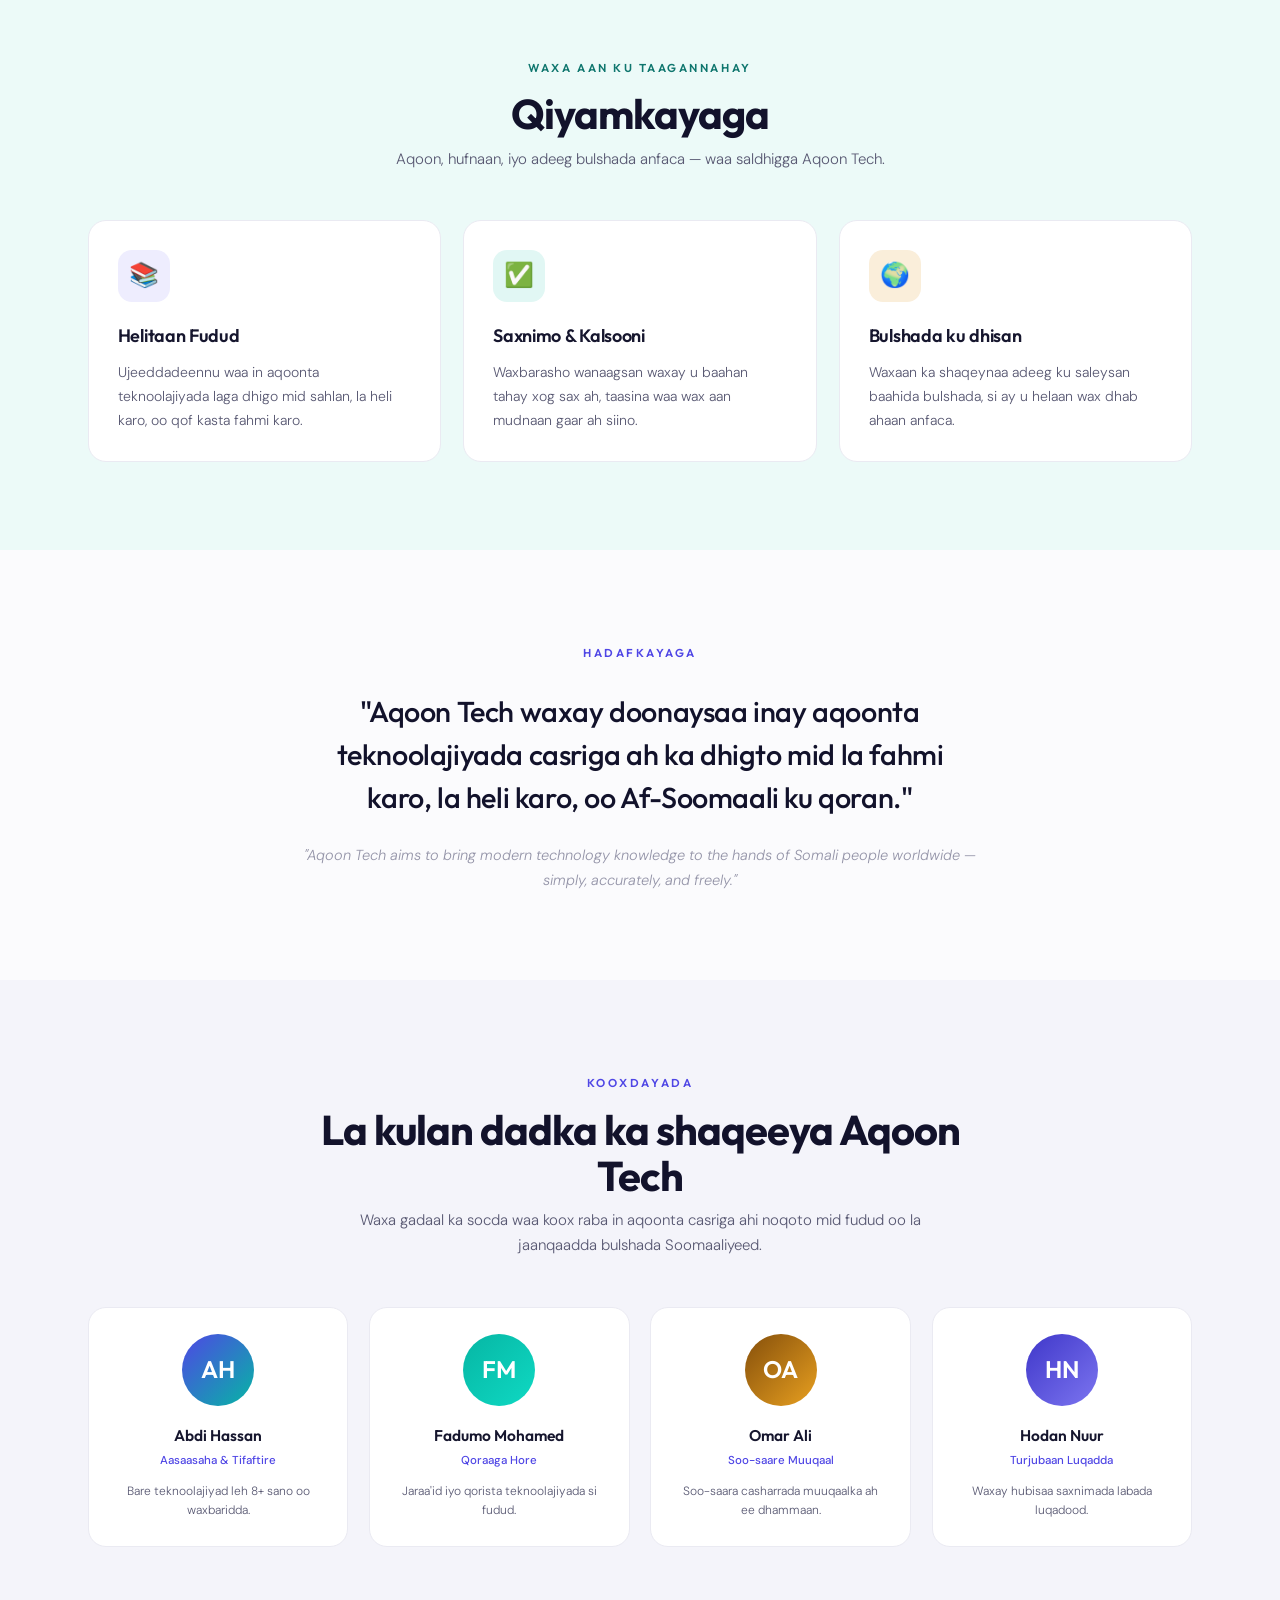
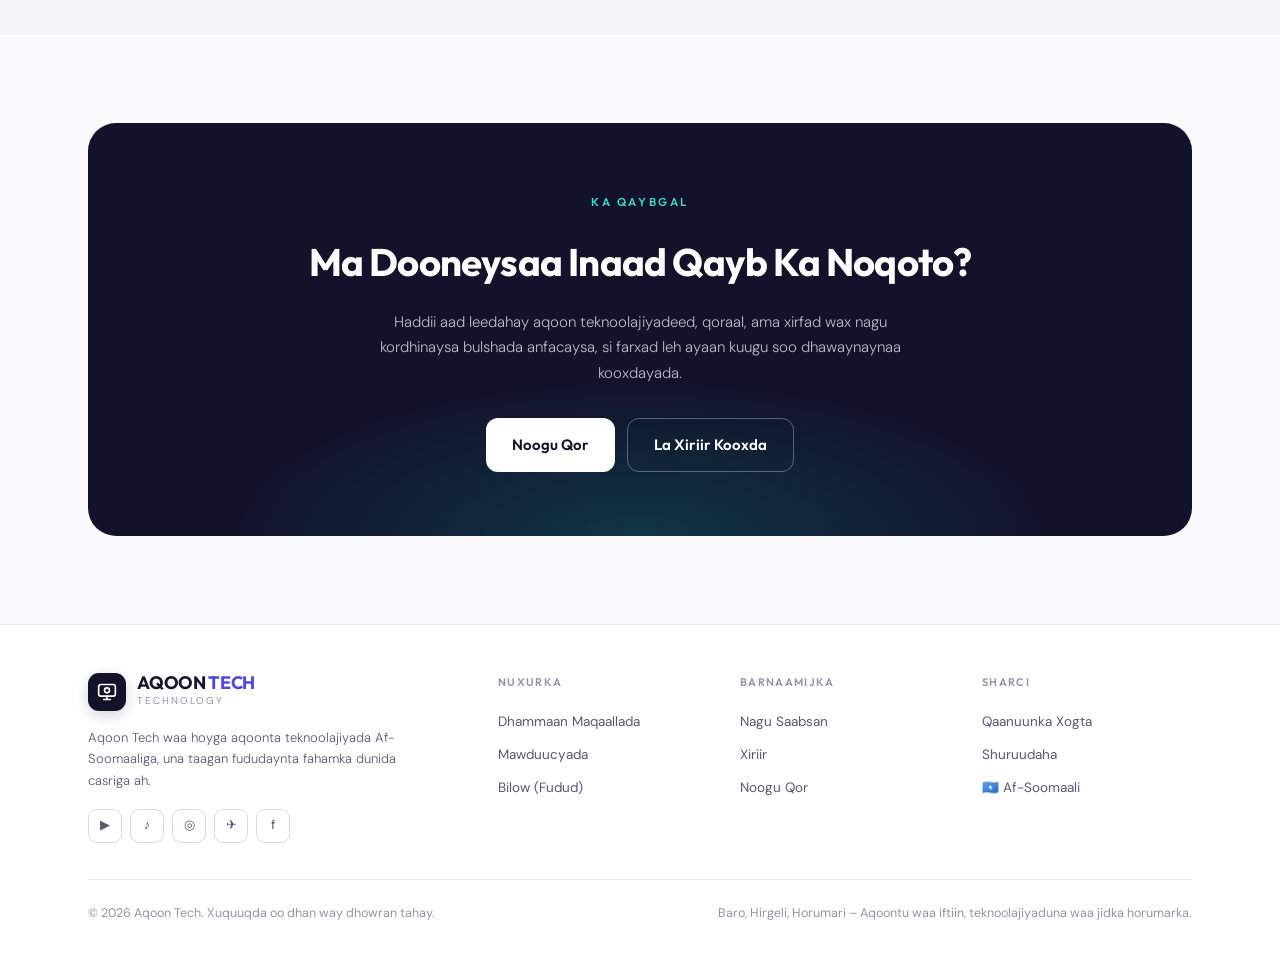
<file: pages/about.html>
<!DOCTYPE html>
<html lang="so" data-theme="light">
<head>
<meta charset="UTF-8">
<meta name="viewport" content="width=device-width, initial-scale=1.0">
<title>Nagu Saabsan — Aqoon Tech</title>
<link rel="preconnect" href="https://fonts.googleapis.com">
<link rel="preconnect" href="https://fonts.gstatic.com" crossorigin>
<link href="https://fonts.googleapis.com/css2?family=Outfit:wght@300;400;500;600;700;800&family=DM+Sans:ital,opsz,wght@0,9..40,300;0,9..40,400;0,9..40,500;1,9..40,400&display=swap" rel="stylesheet">
<style>
:root{
  --ink:#12122B;--ink-2:#3A3A55;
  --paper:#FBFBFD;--surface:#FFFFFF;--surface-2:#F4F4FA;
  --tint-indigo:#F3F2FE;--tint-teal:#ECFAF8;
  --text:#16162E;--text-2:#585872;--text-3:#9494A8;
  --border:#EAEAF2;--border-2:#DADAE6;
  --indigo:#4F46E5;--indigo-dk:#3F37C9;--indigo-lt:#EEEDFE;
  --teal:#06B6A4;--teal-br:#0FD9C3;--teal-dk:#0F766E;--teal-lt:#E1F7F4;
  --amber-lt:#FAEEDA;--amber-dk:#854F0B;
  --display:'Outfit',sans-serif;--body:'DM Sans',sans-serif;
  --ease:cubic-bezier(.4,0,.2,1);--spring:cubic-bezier(.34,1.56,.64,1);
  --nav-h:72px;--max:1200px;
}
[data-theme="dark"]{
  --ink:#EDEDF7;--ink-2:#B8B8CC;
  --paper:#0C0C16;--surface:#13131F;--surface-2:#171725;
  --tint-indigo:#15152A;--tint-teal:#0E1A20;
  --text:#EDEDF7;--text-2:#A0A0B8;--text-3:#6A6A82;
  --border:#23233A;--border-2:#2E2E48;
  --indigo:#7C75F0;--indigo-lt:rgba(79,70,229,.16);
  --teal:#2DD4BF;--teal-br:#2DD4BF;--teal-lt:rgba(6,182,164,.16);
  --amber-lt:rgba(232,160,32,.16);--amber-dk:#F5C572;
}
*,*::before,*::after{box-sizing:border-box;margin:0;padding:0}
html{scroll-behavior:smooth}
body{font-family:var(--body);background:var(--paper);color:var(--text);line-height:1.7;font-size:16px;-webkit-font-smoothing:antialiased;overflow-x:hidden}
.wrap{max-width:var(--max);margin:0 auto;padding:0 clamp(1.25rem,5vw,3rem)}
a{text-decoration:none;color:inherit}
.kicker{display:inline-flex;align-items:center;gap:.55rem;font-family:var(--display);font-size:11.5px;font-weight:600;letter-spacing:.22em;text-transform:uppercase;color:var(--indigo);padding-left:.85rem;border-left:2px solid var(--indigo)}
.kicker.teal{color:var(--teal-dk);border-color:var(--teal)}
.kicker.center{border-left:none;padding-left:0;justify-content:center}

nav.bar{position:fixed;top:0;left:0;right:0;z-index:100;height:var(--nav-h);display:flex;align-items:center;justify-content:space-between;padding:0 clamp(1.25rem,5vw,3rem);background:color-mix(in srgb,var(--paper) 85%,transparent);backdrop-filter:blur(16px);border-bottom:1px solid var(--border);transition:height .35s var(--ease)}
nav.bar.scrolled{height:64px;box-shadow:0 4px 24px rgba(18,18,43,.06)}
.logo{display:flex;align-items:center;gap:.7rem}
.logo-mark{width:38px;height:38px;border-radius:11px;background:var(--ink);display:grid;place-items:center;box-shadow:0 4px 14px rgba(18,18,43,.18)}
.logo-name{font-family:var(--display);font-weight:700;font-size:18px;letter-spacing:-.3px;color:var(--text);line-height:1}
.logo-name span{color:var(--indigo)}
.logo-tag{font-family:var(--body);font-size:10px;letter-spacing:.2em;text-transform:uppercase;color:var(--text-3)}
.links{display:flex;gap:2rem;align-items:center}
.links a{font-family:var(--display);font-size:14.5px;font-weight:500;color:var(--text-2);transition:color .2s;position:relative}
.links a:hover,.links a.on{color:var(--text)}
.links a.on::after{content:'';position:absolute;left:0;right:0;bottom:-22px;height:2px;background:var(--indigo)}
.nav-right{display:flex;align-items:center;gap:1rem}
.lang{display:flex;border:1px solid var(--border-2);border-radius:99px;overflow:hidden;background:var(--surface)}
.lang button{border:none;background:transparent;font-family:var(--display);font-size:11px;font-weight:600;padding:6px 12px;cursor:pointer;color:var(--text-3);transition:.2s}
.lang button.active{background:var(--indigo);color:#fff}
.icon-btn{width:38px;height:38px;border-radius:10px;border:1px solid var(--border-2);background:var(--surface);cursor:pointer;font-size:15px;display:grid;place-items:center;transition:.2s}
.icon-btn:hover{border-color:var(--indigo)}
.cta{font-family:var(--display);font-weight:600;font-size:14px;background:var(--ink);color:#fff;padding:10px 20px;border-radius:11px;transition:transform .15s var(--spring);box-shadow:0 4px 16px rgba(18,18,43,.16)}
.cta:hover{transform:translateY(-2px)}
.btn{font-family:var(--display);font-weight:600;font-size:15px;padding:13px 26px;border-radius:12px;transition:transform .15s var(--spring),box-shadow .2s;display:inline-flex;align-items:center;gap:.5rem}
.btn-primary{background:var(--indigo);color:#fff;box-shadow:0 6px 20px rgba(79,70,229,.32)}
.btn-primary:hover{transform:translateY(-2px);box-shadow:0 10px 30px rgba(79,70,229,.42)}
.btn-ghost{color:var(--ink);border:1px solid var(--border-2);background:var(--surface)}
.btn-ghost:hover{border-color:var(--teal);color:var(--teal-dk);transform:translateY(-2px)}

/* PAGE HERO */
.page-hero{padding-top:calc(var(--nav-h) + clamp(2.5rem,6vw,4.5rem));padding-bottom:clamp(2rem,5vw,3.5rem);text-align:center;position:relative;overflow:hidden}
.page-hero::before{content:'';position:absolute;top:0;left:50%;transform:translateX(-50%);width:60%;height:130%;background:radial-gradient(ellipse at center,var(--tint-indigo) 0%,transparent 60%);opacity:.8;pointer-events:none}
.page-hero .inner{position:relative;max-width:46rem;margin:0 auto}
.page-h1{font-family:var(--display);font-weight:700;font-size:clamp(2.4rem,5vw,3.8rem);line-height:1.06;letter-spacing:-1.4px;color:var(--ink);margin:1.2rem 0 1.2rem}
.page-h1 .accent{color:var(--indigo)}
.page-lead{font-size:17px;color:var(--text-2);line-height:1.75;font-weight:300;max-width:38rem;margin:0 auto}
.page-lead strong{color:var(--text);font-weight:500}

/* STATS */
.stats{background:var(--tint-indigo);border-block:1px solid var(--border)}
.stats-in{display:grid;grid-template-columns:repeat(4,1fr);gap:1rem;padding-block:2.6rem}
.stat{text-align:center}
.stat-n{font-family:var(--display);font-weight:700;font-size:clamp(1.9rem,3.5vw,2.7rem);color:var(--ink);letter-spacing:-1px;line-height:1}
.stat-n span{color:var(--indigo)}
.stat-l{font-family:var(--body);font-size:12.5px;color:var(--text-2);margin-top:.5rem}
.stat+.stat{border-left:1px solid var(--border-2)}

.section{padding-block:clamp(3.5rem,7vw,5.5rem)}
.section.tint{background:var(--surface-2)}
.section.tint-teal{background:var(--tint-teal)}
.h2{font-family:var(--display);font-weight:700;font-size:clamp(1.8rem,3.4vw,2.6rem);letter-spacing:-1px;color:var(--ink);line-height:1.1;margin-top:.7rem}
.h2 .accent{color:var(--indigo)}.h2 .accent-t{color:var(--teal-dk)}
.sub{color:var(--text-2);font-size:15px;margin-top:.6rem;font-weight:300}

/* ORIGIN TIMELINE */
.timeline{position:relative;max-width:44rem;margin:0 auto;padding-left:2.5rem}
.timeline::before{content:'';position:absolute;left:7px;top:8px;bottom:8px;width:2px;background:linear-gradient(var(--indigo),var(--teal))}
.tl-item{position:relative;padding-bottom:2.2rem}
.tl-item:last-child{padding-bottom:0}
.tl-item::before{content:'';position:absolute;left:calc(-2.5rem + 1px);top:5px;width:16px;height:16px;border-radius:50%;background:var(--surface);border:3px solid var(--indigo);box-shadow:0 0 0 4px var(--paper)}
.tl-item:nth-child(2)::before{border-color:var(--teal)}
.tl-item:nth-child(3)::before{border-color:var(--teal)}
.tl-item:last-child::before{background:var(--indigo);border-color:var(--indigo)}
.tl-year{font-family:var(--display);font-weight:700;font-size:13px;letter-spacing:.1em;color:var(--indigo);margin-bottom:.4rem}
.tl-item:nth-child(2) .tl-year,.tl-item:nth-child(3) .tl-year{color:var(--teal-dk)}
.tl-h{font-family:var(--display);font-weight:600;font-size:18px;color:var(--text);margin-bottom:.4rem;letter-spacing:-.3px}
.tl-x{font-size:14.5px;color:var(--text-2);line-height:1.7;font-weight:300}
.tl-x em{color:var(--indigo);font-style:italic}

/* ORIGIN STORY (old) */
.origin{display:grid;grid-template-columns:1fr 1fr;gap:clamp(2rem,5vw,4rem);align-items:center}
.origin p{color:var(--text-2);font-size:15.5px;line-height:1.85;font-weight:300;margin-bottom:1.2rem}
.origin p strong{color:var(--text);font-weight:500}
.origin em{color:var(--indigo);font-style:italic}
.origin-visual{background:var(--ink);border-radius:24px;padding:2.5rem;display:flex;flex-direction:column;gap:1.3rem;position:relative;overflow:hidden}
.origin-visual::after{content:'';position:absolute;top:20%;right:-10%;width:60%;height:60%;background:radial-gradient(ellipse,rgba(6,182,164,.22),transparent 65%)}
.ov-stat{position:relative;z-index:1}
.ov-n{font-family:var(--display);font-weight:700;font-size:2.6rem;color:#fff;line-height:1;letter-spacing:-1px}
.ov-n.teal{color:var(--teal-br)}
.ov-l{font-size:12.5px;color:rgba(255,255,255,.55);margin-top:.3rem}
.ov-div{height:1px;background:rgba(255,255,255,.1);position:relative;z-index:1}

/* VALUES */
.vals{display:grid;grid-template-columns:repeat(3,1fr);gap:1.4rem}
.val{background:var(--surface);border:1px solid var(--border);border-radius:18px;padding:1.8rem;transition:transform .25s var(--ease),box-shadow .25s,border-color .25s}
.val:hover{transform:translateY(-5px);box-shadow:0 20px 50px rgba(18,18,43,.1);border-color:var(--border-2)}
.val-ic{width:52px;height:52px;border-radius:14px;background:var(--indigo-lt);display:grid;place-items:center;font-size:24px;margin-bottom:1.2rem}
.val:nth-child(2) .val-ic{background:var(--teal-lt)}
.val:nth-child(3) .val-ic{background:var(--amber-lt)}
.val-h{font-family:var(--display);font-weight:600;font-size:18px;color:var(--text);margin-bottom:.6rem;letter-spacing:-.3px}
.val-x{font-size:14px;color:var(--text-2);line-height:1.7;font-weight:300}

/* MISSION */
.mission{max-width:48rem;margin:0 auto;text-align:center}
.mission-quote{font-family:var(--display);font-weight:500;font-size:clamp(1.3rem,2.6vw,1.8rem);line-height:1.5;color:var(--ink);letter-spacing:-.4px}
.mission-quote .accent{color:var(--indigo)}
.mission-en{font-size:14.5px;color:var(--text-3);font-style:italic;line-height:1.7;margin-top:1.5rem;font-weight:300}

/* TEAM */
.team{display:grid;grid-template-columns:repeat(4,1fr);gap:1.3rem}
.tm{background:var(--surface);border:1px solid var(--border);border-radius:18px;padding:1.6rem;text-align:center;transition:transform .25s var(--ease),box-shadow .25s}
.tm:hover{transform:translateY(-5px);box-shadow:0 20px 50px rgba(18,18,43,.1)}
.tm-av{width:72px;height:72px;border-radius:50%;margin:0 auto 1rem;display:grid;place-items:center;color:#fff;font-family:var(--display);font-weight:600;font-size:24px}
.tm:nth-child(1) .tm-av{background:linear-gradient(135deg,#4F46E5,#06B6A4)}
.tm:nth-child(2) .tm-av{background:linear-gradient(135deg,#06B6A4,#0FD9C3)}
.tm:nth-child(3) .tm-av{background:linear-gradient(135deg,#854F0B,#E8A020)}
.tm:nth-child(4) .tm-av{background:linear-gradient(135deg,#3F37C9,#7C75F0)}
.tm-n{font-family:var(--display);font-weight:600;font-size:15.5px;color:var(--text)}
.tm-r{font-size:11.5px;color:var(--indigo);margin:.2rem 0 .7rem;font-weight:500}
.tm-b{font-size:12px;color:var(--text-2);line-height:1.6;font-weight:300}

/* CTA */
.band{background:var(--ink);border-radius:28px;padding:clamp(2.5rem,5vw,4rem);text-align:center;position:relative;overflow:hidden}
.band::after{content:'';position:absolute;bottom:-40%;left:50%;transform:translateX(-50%);width:80%;height:80%;background:radial-gradient(ellipse,rgba(6,182,164,.22),transparent 65%)}
.band>*{position:relative;z-index:1}
.band h2{font-family:var(--display);font-weight:700;color:#fff;font-size:clamp(1.7rem,3.4vw,2.4rem);letter-spacing:-.8px;margin:1rem 0 .9rem}
.band p{color:rgba(255,255,255,.7);font-size:15px;font-weight:300;max-width:34rem;margin:0 auto 2rem}
.band .row{display:flex;gap:.8rem;justify-content:center;flex-wrap:wrap}
.band .btn-w{background:#fff;color:var(--ink)}
.band .btn-o{background:transparent;color:#fff;border:1px solid rgba(255,255,255,.3)}

footer{border-top:1px solid var(--border);background:var(--surface);padding-block:3rem 1.8rem}
.foot-grid{display:grid;grid-template-columns:1.8fr 1fr 1fr 1fr;gap:2rem}
.foot-brand .logo{margin-bottom:1rem}
.foot-about{font-size:13px;color:var(--text-2);line-height:1.65;font-weight:300;max-width:20rem;margin-bottom:1.1rem}
.foot-social{display:flex;gap:.5rem}
.foot-social a{width:34px;height:34px;border-radius:9px;border:1px solid var(--border-2);display:grid;place-items:center;font-size:13px;color:var(--text-2);transition:.2s}
.foot-social a:hover{border-color:var(--indigo);color:var(--indigo);transform:translateY(-2px)}
.foot-col h4{font-family:var(--display);font-size:11px;font-weight:600;letter-spacing:.12em;text-transform:uppercase;color:var(--text-3);margin-bottom:.9rem}
.foot-col a{display:block;font-size:13.5px;color:var(--text-2);padding:.32rem 0;transition:color .2s}
.foot-col a:hover{color:var(--indigo)}
.foot-bottom{display:flex;justify-content:space-between;margin-top:2.3rem;padding-top:1.4rem;border-top:1px solid var(--border);font-size:12.5px;color:var(--text-3);flex-wrap:wrap;gap:.5rem}

.rv{opacity:0;transform:translateY(20px);animation:rvin .7s var(--ease) forwards}
@keyframes rvin{to{opacity:1;transform:none}}
.d1{animation-delay:.05s}.d2{animation-delay:.13s}.d3{animation-delay:.21s}

@media(max-width:900px){
  .links{display:none}
  .origin{grid-template-columns:1fr}
  .vals{grid-template-columns:1fr}
  .team{grid-template-columns:repeat(2,1fr)}
  .stats-in{grid-template-columns:repeat(2,1fr);gap:2rem 1rem}
  .stat:nth-child(3){border-left:none}
  .foot-grid{grid-template-columns:1fr 1fr}.foot-brand{grid-column:1/-1}
}
</style>
</head>
<body>

<nav class="bar" id="nav">
  <a href="../index.html" class="logo">
    <div class="logo-mark"><svg width="20" height="20" viewBox="0 0 24 24" fill="none" stroke="#fff" stroke-width="2" stroke-linecap="round" stroke-linejoin="round"><rect x="2" y="3" width="20" height="14" rx="2.5"/><path d="M8 21h8M12 17v4"/><circle cx="12" cy="10" r="3"/></svg></div>
    <div><div class="logo-name">AQOON <span>TECH</span></div><div class="logo-tag">Technology</div></div>
  </a>
  <div class="links"><a href="../index.html" data-so="Hoyga" data-en="Home">Hoyga</a><a href="articles.html" data-so="Maqaallada" data-en="Articles">Maqaallada</a><a href="categories.html" data-so="Mawduucyada" data-en="Categories">Mawduucyada</a><a href="about.html" class="on" data-so="Nagu Saabsan" data-en="About">Nagu Saabsan</a><a href="contact.html" data-so="Xiriir" data-en="Contact">Xiriir</a></div>
  <div class="nav-right">
    <div class="lang"><button id="lang-so" class="active" onclick="setLang('so')">SO</button><button id="lang-en" onclick="setLang('en')">EN</button></div>
    <button class="icon-btn" onclick="toggleTheme()">◐</button>
    <a href="contact.html" class="cta" data-so="Nala Soo Xiriir" data-en="Get in Touch">Nala Soo Xiriir</a>
  </div>
</nav>

<section class="page-hero">
  <div class="inner">
    <span class="kicker center rv d1" data-so="Safarkeenna" data-en="Our Journey">Safarkeenna</span>
    <h1 class="page-h1 rv d2" data-so='Aqoonta Teknoolajiyada oo u <span class="accent">Furan Qof Walba</span>' data-en='Technology, <span class="accent">Accessible to Everyone</span>'>Aqoonta Teknoolajiyada oo u <span class="accent">Furan Qof Walba</span></h1>
    <p class="page-lead rv d3" data-so="Aqoon Tech waxay ka dhalatay baahi jirta: in aqoonta teknoolajiyada lagu helo Af-Soomaali, si qof walba u fahmo, u barto, uguna faa’iidaysto dunida casriga ah. Waxaan rabnaa inaan aqoontaas ka dhigno mid fudud, la heli karo, oo qof kasta gaadha." data-en="Aqoon Tech was born from a real need: for technology knowledge to be available in Somali, so everyone can understand it, learn from it, and benefit from the modern world. We want to make that knowledge simple, accessible, and within everyone's reach.">Aqoon Tech waxay ka dhalatay baahi jirta: in aqoonta teknoolajiyada lagu helo Af-Soomaali, si qof walba u fahmo, u barto, uguna faa’iidaysto dunida casriga ah. Waxaan rabnaa inaan aqoontaas ka dhigno mid fudud, la heli karo, oo qof kasta gaadha.</p>
  </div>
</section>

<!-- STATS BAND HIDDEN until real numbers exist (restore later)
<div class="stats">
  <div class="wrap stats-in">
    <div class="stat"><div class="stat-n">500<span>+</span></div><div class="stat-l">Maqaallo La Daabacay</div></div>
    <div class="stat"><div class="stat-n">10K<span>+</span></div><div class="stat-l">Akhriyeyaasha Bishii</div></div>
    <div class="stat"><div class="stat-n">50<span>+</span></div><div class="stat-l">Wadanno</div></div>
    <div class="stat"><div class="stat-n">8</div><div class="stat-l">Noocyada Teknoolajiyada</div></div>
  </div>
</div>
-->

<section class="section">
  <div class="wrap">
    <div style="text-align:center;max-width:40rem;margin:0 auto 3rem">
      <span class="kicker center" data-so="Safarkeenna" data-en="Our Journey">Safarkeenna</span>
      <h2 class="h2" data-so='Sideen u <span class="accent">bilaabannay</span>' data-en='How We <span class="accent">Began</span>'>Sideen u <span class="accent">bilaabannay</span></h2>
      <p class="sub" data-so="Safar ku bilaabmay baahi la garwaaqsaday, una socda himilo ah in aqoonta teknoolajiyada la gaadhsiiyo Soomaalida meel kasta oo ay joogaan." data-en="A journey that began with a recognized need, moving toward a vision of bringing technology knowledge to Somalis wherever they are.">Safar ku bilaabmay baahi la garwaaqsaday, una socda himilo ah in aqoonta teknoolajiyada la gaadhsiiyo Soomaalida meel kasta oo ay joogaan.</p>
    </div>
    <div class="timeline">
      <div class="tl-item">
        <div class="tl-year" data-so="2024 · FIKIRKII BILOWGA AH" data-en="2024 · THE INITIAL IDEA">2024 · FIKIRKII BILOWGA AH</div>
        <div class="tl-h" data-so="Baahi La Garwaaqsaday" data-en="A Recognized Need">Baahi La Garwaaqsaday</div>
        <p class="tl-x" data-so="“Baahi la garwaaqsaday waa bilowga xal.” Aasaasaheenna wuxuu arkay baahi jirta: in aqoonta teknoolajiyada ay ku yartahay Af‑Soomaali, taasoo dad badan ka hor istaagaysa fahamka iyo ka faa’iidaysiga dunida casriga ah." data-en="“A need recognized is the beginning of a solution.” Our founder saw a real gap: technology knowledge was scarce in Somali, holding many people back from understanding and benefiting from the modern world.">“Baahi la garwaaqsaday waa bilowga xal.” Aasaasaheenna wuxuu arkay baahi jirta: in aqoonta teknoolajiyada ay ku yartahay Af‑Soomaali, taasoo dad badan ka hor istaagaysa fahamka iyo ka faa’iidaysiga dunida casriga ah.</p>
      </div>
      <div class="tl-item">
        <div class="tl-year" data-so="2025 · ASAASKII IYO DIYAARINTII" data-en="2025 · FOUNDATION & PREPARATION">2025 · ASAASKII IYO DIYAARINTII</div>
        <div class="tl-h" data-so="Bilowgii iyo Nashqadayntii" data-en="Beginnings & Design">Bilowgii iyo Nashqadayntii</div>
        <p class="tl-x" data-so="Waxaan bilownay qorshaynta, nashqadaynta, iyo dhismaha Aqoon Tech, annagoo dejinaynay himilo cad iyo jihada mashruuca." data-en="We began planning, designing, and building Aqoon Tech, setting a clear vision and direction for the project.">Waxaan bilownay qorshaynta, nashqadaynta, iyo dhismaha Aqoon Tech, annagoo dejinaynay himilo cad iyo jihada mashruuca.</p>
      </div>
      <div class="tl-item">
        <div class="tl-year" data-so="2026 · FURITAANKII AQOON TECH" data-en="2026 · LAUNCH OF AQOON TECH">2026 · FURITAANKII AQOON TECH</div>
        <div class="tl-h" data-so="Daahfurkii Aqoon Tech" data-en="The Launch of Aqoon Tech">Daahfurkii Aqoon Tech</div>
        <p class="tl-x" data-so="Sanadkan ayaa Aqoon Tech si rasmi ah loo daahfuray, iyadoo ujeeddadeedu tahay inay bulshada Soomaaliyeed u soo gudbiso aqoon teknoolajiyadeed oo casri ah." data-en="This year Aqoon Tech was officially launched, with the goal of bringing modern technology knowledge to the Somali community.">Sanadkan ayaa Aqoon Tech si rasmi ah loo daahfuray, iyadoo ujeeddadeedu tahay inay bulshada Soomaaliyeed u soo gudbiso aqoon teknoolajiyadeed oo casri ah.</p>
      </div>
      <div class="tl-item">
        <div class="tl-year" data-so="MAANTA" data-en="TODAY">MAANTA</div>
        <div class="tl-h" data-so="Waxaan sii wadnaa" data-en="We Continue">Waxaan sii wadnaa</div>
        <p class="tl-x" data-so='Waxaan sii wadnaa dhismaha Aqoon Tech, annagoo rajaynayna inaan mustaqbalka gaadhno Soomaalida ku nool dunida dacalladeeda. <strong style="color:var(--text);font-weight:500">Safarku weli wuu socdaa.</strong>' data-en='We continue building Aqoon Tech, hoping to reach Somalis living in every corner of the world. <strong style="color:var(--text);font-weight:500">The journey is still ongoing.</strong>'>Waxaan sii wadnaa dhismaha Aqoon Tech, annagoo rajaynayna inaan mustaqbalka gaadhno Soomaalida ku nool dunida dacalladeeda. <strong style="color:var(--text);font-weight:500">Safarku weli wuu socdaa.</strong></p>
      </div>
    </div>
    <div style="display:flex;gap:.8rem;justify-content:center;flex-wrap:wrap;margin-top:2.5rem">
      <a href="contact.html" class="btn btn-primary" data-so="Ku Biir Ujeedada" data-en="Join the Mission">Ku Biir Ujeedada</a>
      <a href="articles.html" class="btn btn-ghost" data-so="Akhri Maqaallada" data-en="Read Articles">Akhri Maqaallada</a>
    </div>
  </div>
</section>

<section class="section tint-teal">
  <div class="wrap">
    <div style="text-align:center;max-width:40rem;margin:0 auto 3rem">
      <span class="kicker teal center" data-so="Waxa Aan Ku Taagannahay" data-en="What We Stand For">Waxa Aan Ku Taagannahay</span>
      <h2 class="h2" data-so="Qiyamkayaga" data-en="Our Values">Qiyamkayaga</h2>
      <p class="sub" data-so="Aqoon, hufnaan, iyo adeeg bulshada anfaca — waa saldhigga Aqoon Tech." data-en="Knowledge, integrity, and service that benefits the community — these are the foundation of Aqoon Tech.">Aqoon, hufnaan, iyo adeeg bulshada anfaca — waa saldhigga Aqoon Tech.</p>
    </div>
    <div class="vals">
      <div class="val"><div class="val-ic">📚</div><div class="val-h" data-so="Helitaan Fudud" data-en="Easy Access">Helitaan Fudud</div><p class="val-x" data-so="Ujeeddadeennu waa in aqoonta teknoolajiyada laga dhigo mid sahlan, la heli karo, oo qof kasta fahmi karo." data-en="Our goal is to make technology knowledge simple, accessible, and understandable for everyone.">Ujeeddadeennu waa in aqoonta teknoolajiyada laga dhigo mid sahlan, la heli karo, oo qof kasta fahmi karo.</p></div>
      <div class="val"><div class="val-ic">✅</div><div class="val-h" data-so="Saxnimo & Kalsooni" data-en="Accuracy & Trust">Saxnimo & Kalsooni</div><p class="val-x" data-so="Waxbarasho wanaagsan waxay u baahan tahay xog sax ah, taasina waa wax aan mudnaan gaar ah siino." data-en="Good learning requires accurate information, and that is something we give special priority.">Waxbarasho wanaagsan waxay u baahan tahay xog sax ah, taasina waa wax aan mudnaan gaar ah siino.</p></div>
      <div class="val"><div class="val-ic">🌍</div><div class="val-h" data-so="Bulshada ku dhisan" data-en="Community Built">Bulshada ku dhisan</div><p class="val-x" data-so="Waxaan ka shaqeynaa adeeg ku saleysan baahida bulshada, si ay u helaan wax dhab ahaan anfaca." data-en="We work to provide a service based on the community's needs, so they receive something genuinely beneficial.">Waxaan ka shaqeynaa adeeg ku saleysan baahida bulshada, si ay u helaan wax dhab ahaan anfaca.</p></div>
    </div>
  </div>
</section>

<section class="section">
  <div class="wrap mission">
    <span class="kicker center" data-so="Hadafkayaga" data-en="Our Mission">Hadafkayaga</span>
    <p class="mission-quote" style="margin-top:1.5rem" data-so='"Aqoon Tech waxay doonaysaa inay aqoonta teknoolajiyada casriga ah ka dhigto mid la fahmi karo, la heli karo, oo Af-Soomaali ku qoran."' data-en='"Aqoon Tech aims to make modern technology knowledge understandable, accessible, and written in Somali."'>"Aqoon Tech waxay doonaysaa inay aqoonta teknoolajiyada casriga ah ka dhigto mid la fahmi karo, la heli karo, oo Af-Soomaali ku qoran."</p>
    <p class="mission-en">"Aqoon Tech aims to bring modern technology knowledge to the hands of Somali people worldwide — simply, accurately, and freely."</p>
  </div>
</section>

<section class="section tint">
  <div class="wrap">
    <div style="text-align:center;max-width:40rem;margin:0 auto 3rem">
      <span class="kicker center" data-so="Kooxdayada" data-en="Our Team">Kooxdayada</span>
      <h2 class="h2" data-so="La kulan dadka ka shaqeeya Aqoon Tech" data-en="Meet the People Behind Aqoon Tech">La kulan dadka ka shaqeeya Aqoon Tech</h2>
      <p class="sub" data-so="Waxa gadaal ka socda waa koox raba in aqoonta casriga ahi noqoto mid fudud oo la jaanqaadda bulshada Soomaaliyeed." data-en="Behind it is a team that wants modern knowledge to become simple and to keep pace with the Somali community.">Waxa gadaal ka socda waa koox raba in aqoonta casriga ahi noqoto mid fudud oo la jaanqaadda bulshada Soomaaliyeed.</p>
    </div>
    <div class="team">
      <div class="tm"><div class="tm-av">AH</div><div class="tm-n">Abdi Hassan</div><div class="tm-r" data-so="Aasaasaha & Tifaftire" data-en="Founder & Editor">Aasaasaha & Tifaftire</div><p class="tm-b" data-so="Bare teknoolajiyad leh 8+ sano oo waxbaridda." data-en="A technology teacher with 8+ years in education.">Bare teknoolajiyad leh 8+ sano oo waxbaridda.</p></div>
      <div class="tm"><div class="tm-av">FM</div><div class="tm-n">Fadumo Mohamed</div><div class="tm-r" data-so="Qoraaga Hore" data-en="Lead Writer">Qoraaga Hore</div><p class="tm-b" data-so="Jaraa'id iyo qorista teknoolajiyada si fudud." data-en="Journalism and writing about technology simply.">Jaraa'id iyo qorista teknoolajiyada si fudud.</p></div>
      <div class="tm"><div class="tm-av">OA</div><div class="tm-n">Omar Ali</div><div class="tm-r" data-so="Soo-saare Muuqaal" data-en="Video Producer">Soo-saare Muuqaal</div><p class="tm-b" data-so="Soo-saara casharrada muuqaalka ah ee dhammaan." data-en="Produces all of the video lessons.">Soo-saara casharrada muuqaalka ah ee dhammaan.</p></div>
      <div class="tm"><div class="tm-av">HN</div><div class="tm-n">Hodan Nuur</div><div class="tm-r" data-so="Turjubaan Luqadda" data-en="Language Translator">Turjubaan Luqadda</div><p class="tm-b" data-so="Waxay hubisaa saxnimada labada luqadood." data-en="Ensures accuracy across both languages.">Waxay hubisaa saxnimada labada luqadood.</p></div>
    </div>
  </div>
</section>

<section class="section">
  <div class="wrap">
    <div class="band">
      <span class="kicker center" style="color:#3DD4C2" data-so="Ka Qaybgal" data-en="Get Involved">Ka Qaybgal</span>
      <h2 data-so="Ma Dooneysaa Inaad Qayb Ka Noqoto?" data-en="Want to Become Part of It?">Ma Dooneysaa Inaad Qayb Ka Noqoto?</h2>
      <p data-so="Haddii aad leedahay aqoon teknoolajiyadeed, qoraal, ama xirfad wax nagu kordhinaysa bulshada anfacaysa, si farxad leh ayaan kuugu soo dhawaynaynaa kooxdayada." data-en="If you have technology knowledge, writing, or a skill that can benefit the community, we would be glad to welcome you to our team.">Haddii aad leedahay aqoon teknoolajiyadeed, qoraal, ama xirfad wax nagu kordhinaysa bulshada anfacaysa, si farxad leh ayaan kuugu soo dhawaynaynaa kooxdayada.</p>
      <div class="row">
        <a href="contact.html" class="btn btn-w" data-so="Noogu Qor" data-en="Write for Us">Noogu Qor</a>
        <a href="contact.html" class="btn btn-o" data-so="La Xiriir Kooxda" data-en="Contact the Team">La Xiriir Kooxda</a>
      </div>
    </div>
  </div>
</section>

<footer>
  <div class="wrap">
    <div class="foot-grid">
      <div class="foot-brand">
        <a href="../index.html" class="logo">
          <div class="logo-mark"><svg width="20" height="20" viewBox="0 0 24 24" fill="none" stroke="#fff" stroke-width="2" stroke-linecap="round" stroke-linejoin="round"><rect x="2" y="3" width="20" height="14" rx="2.5"/><path d="M8 21h8M12 17v4"/><circle cx="12" cy="10" r="3"/></svg></div>
          <div><div class="logo-name">AQOON <span>TECH</span></div><div class="logo-tag">Technology</div></div>
        </a>
        <p class="foot-about" data-so="Aqoon Tech waa hoyga aqoonta teknoolajiyada Af-Soomaaliga, una taagan fududaynta fahamka dunida casriga ah." data-en="Aqoon Tech is the home of Somali-language technology knowledge, dedicated to making the modern world easier to understand.">Aqoon Tech waa hoyga aqoonta teknoolajiyada Af-Soomaaliga, una taagan fududaynta fahamka dunida casriga ah.</p>
        <div class="foot-social"><a href="#">▶</a><a href="#">♪</a><a href="#">◎</a><a href="#">✈</a><a href="#">f</a></div>
      </div>
      <div class="foot-col"><h4 data-so="Nuxurka" data-en="Content">Nuxurka</h4><a href="articles.html" data-so="Dhammaan Maqaallada" data-en="All Articles">Dhammaan Maqaallada</a><a href="categories.html" data-so="Mawduucyada" data-en="Categories">Mawduucyada</a><a href="articles.html" data-so="Bilow (Fudud)" data-en="Beginner (Easy)">Bilow (Fudud)</a></div>
      <div class="foot-col"><h4 data-so="Barnaamijka" data-en="Platform">Barnaamijka</h4><a href="about.html" data-so="Nagu Saabsan" data-en="About Us">Nagu Saabsan</a><a href="contact.html" data-so="Xiriir" data-en="Contact">Xiriir</a><a href="contact.html" data-so="Noogu Qor" data-en="Write for Us">Noogu Qor</a></div>
      <div class="foot-col"><h4 data-so="Sharci" data-en="Legal">Sharci</h4><a href="#" data-so="Qaanuunka Xogta" data-en="Privacy Policy">Qaanuunka Xogta</a><a href="#" data-so="Shuruudaha" data-en="Terms">Shuruudaha</a><a href="#">🇸🇴 Af-Soomaali</a></div>
    </div>
    <div class="foot-bottom">
      <span data-so="© 2026 Aqoon Tech. Xuquuqda oo dhan way dhowran tahay." data-en="© 2026 Aqoon Tech. All rights reserved.">© 2026 Aqoon Tech. Xuquuqda oo dhan way dhowran tahay.</span>
      <span data-so="Baro, Hirgeli, Horumari – Aqoontu waa iftiin, teknoolajiyaduna waa jidka horumarka." data-en="Learn, Apply, Progress – Knowledge is light, and technology is the path to progress.">Baro, Hirgeli, Horumari – Aqoontu waa iftiin, teknoolajiyaduna waa jidka horumarka.</span>
    </div>
  </div>
</footer>

<script>
const nav=document.getElementById('nav');
addEventListener('scroll',()=>nav.classList.toggle('scrolled',scrollY>20),{passive:true});
function toggleTheme(){const d=document.documentElement;const n=d.dataset.theme==='dark'?'light':'dark';d.dataset.theme=n;localStorage.setItem('aqoon-theme',n);}
(function(){const t=localStorage.getItem('aqoon-theme');if(t)document.documentElement.dataset.theme=t;})();
</script>
<script src="../js/i18n.js"></script>
<script src="../js/newsletter.js"></script>
</body>
</html>
</file>
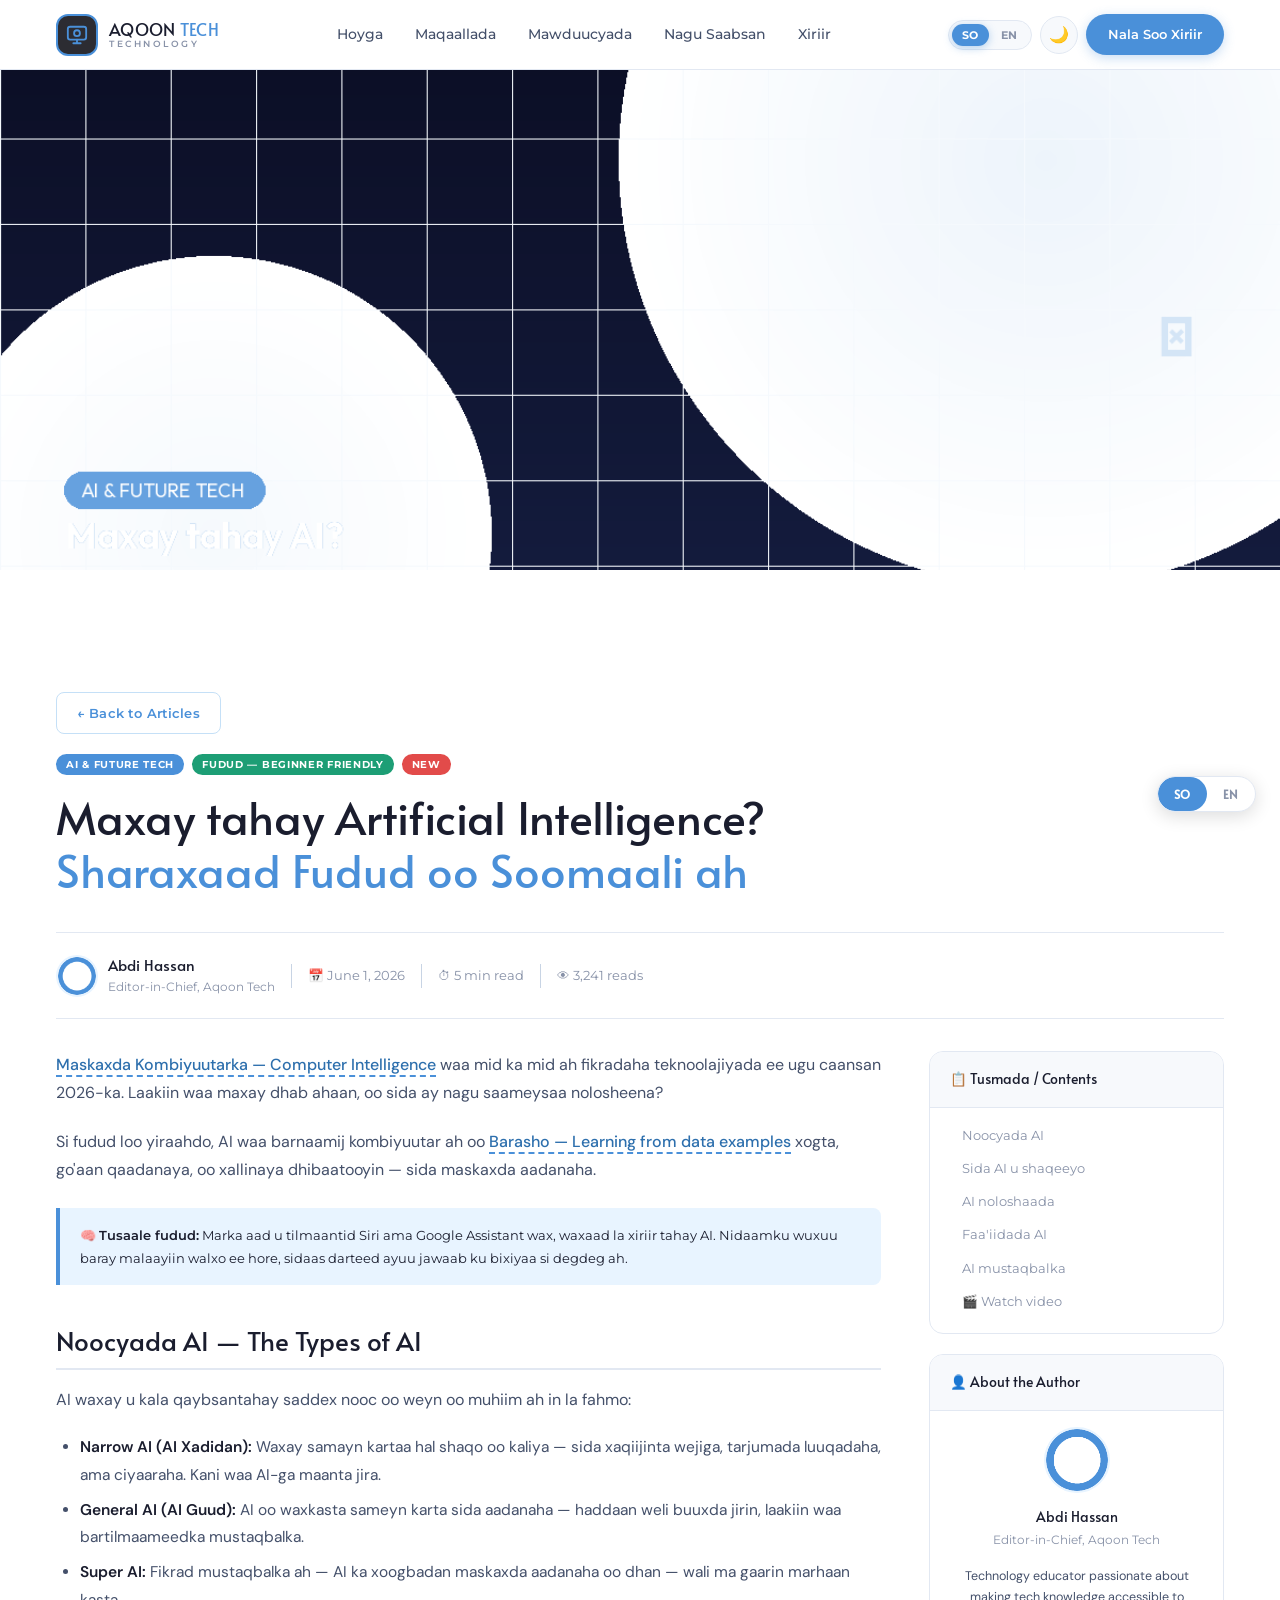
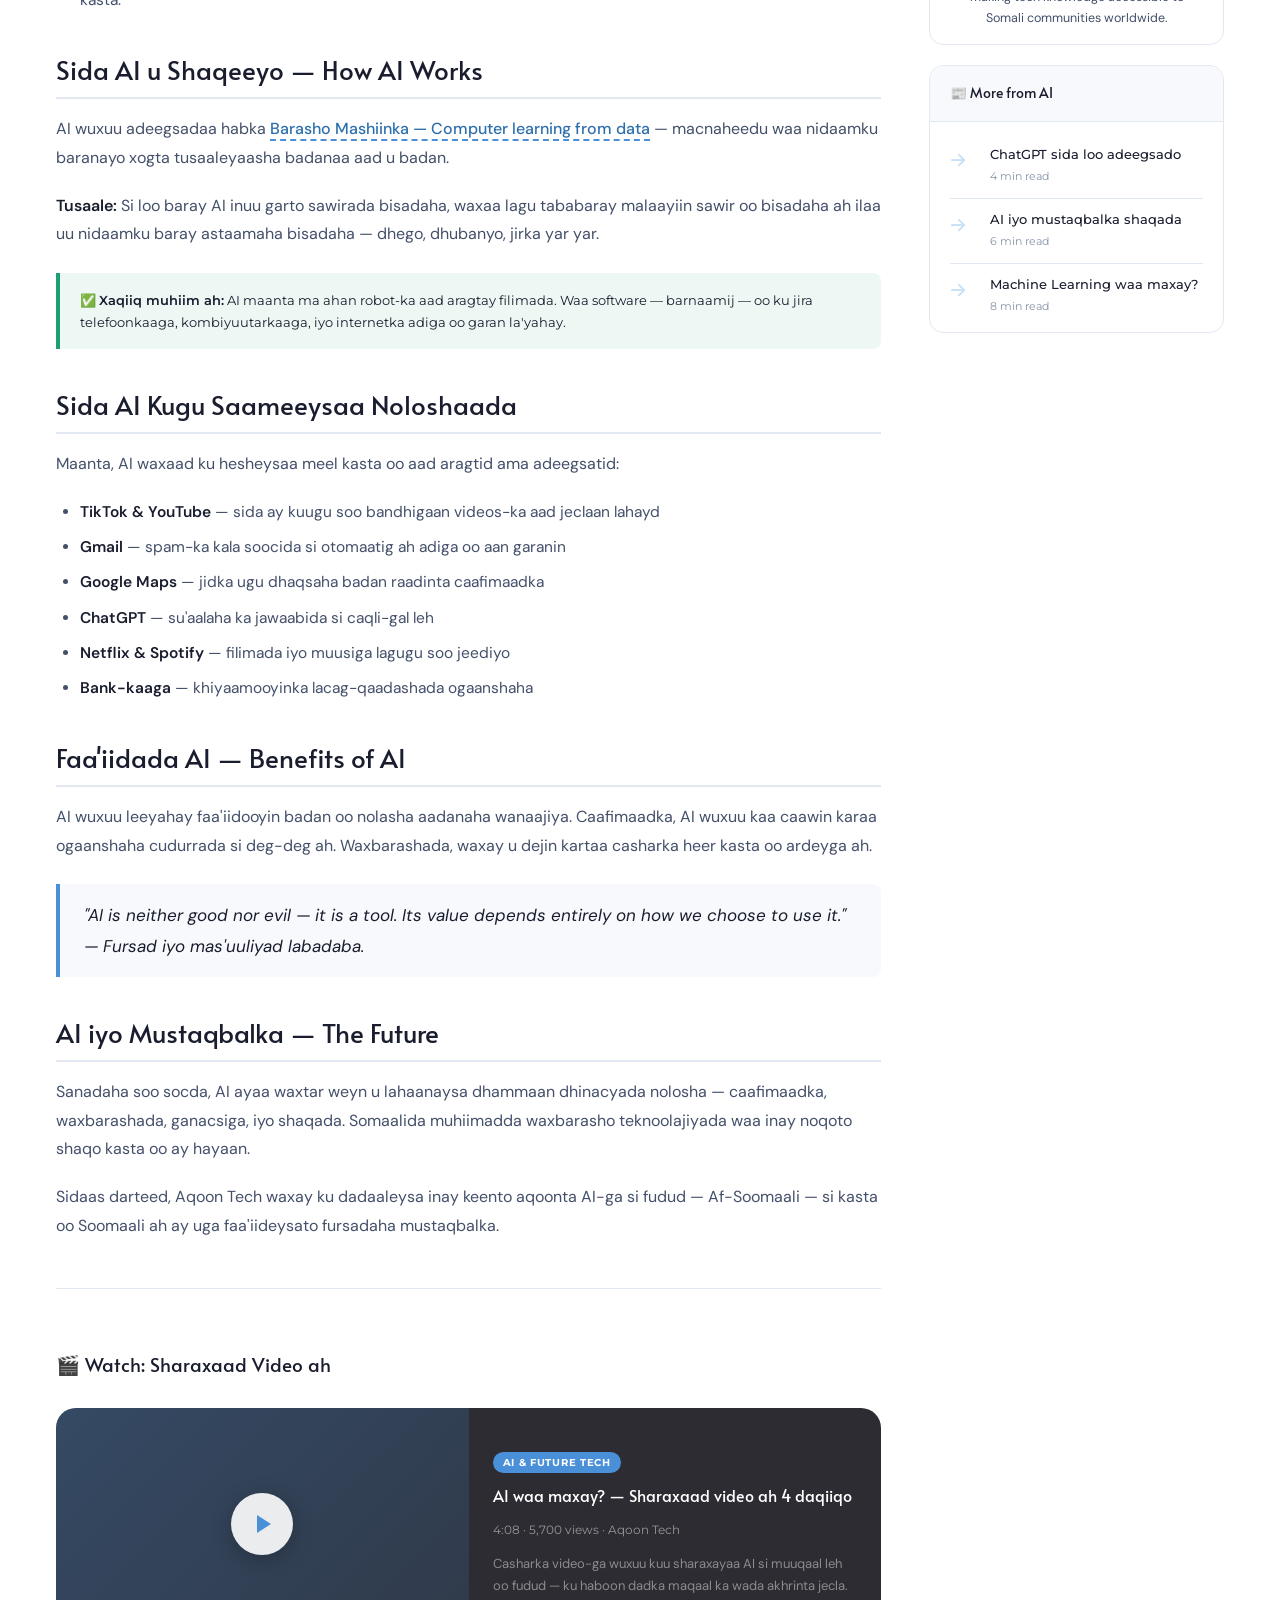
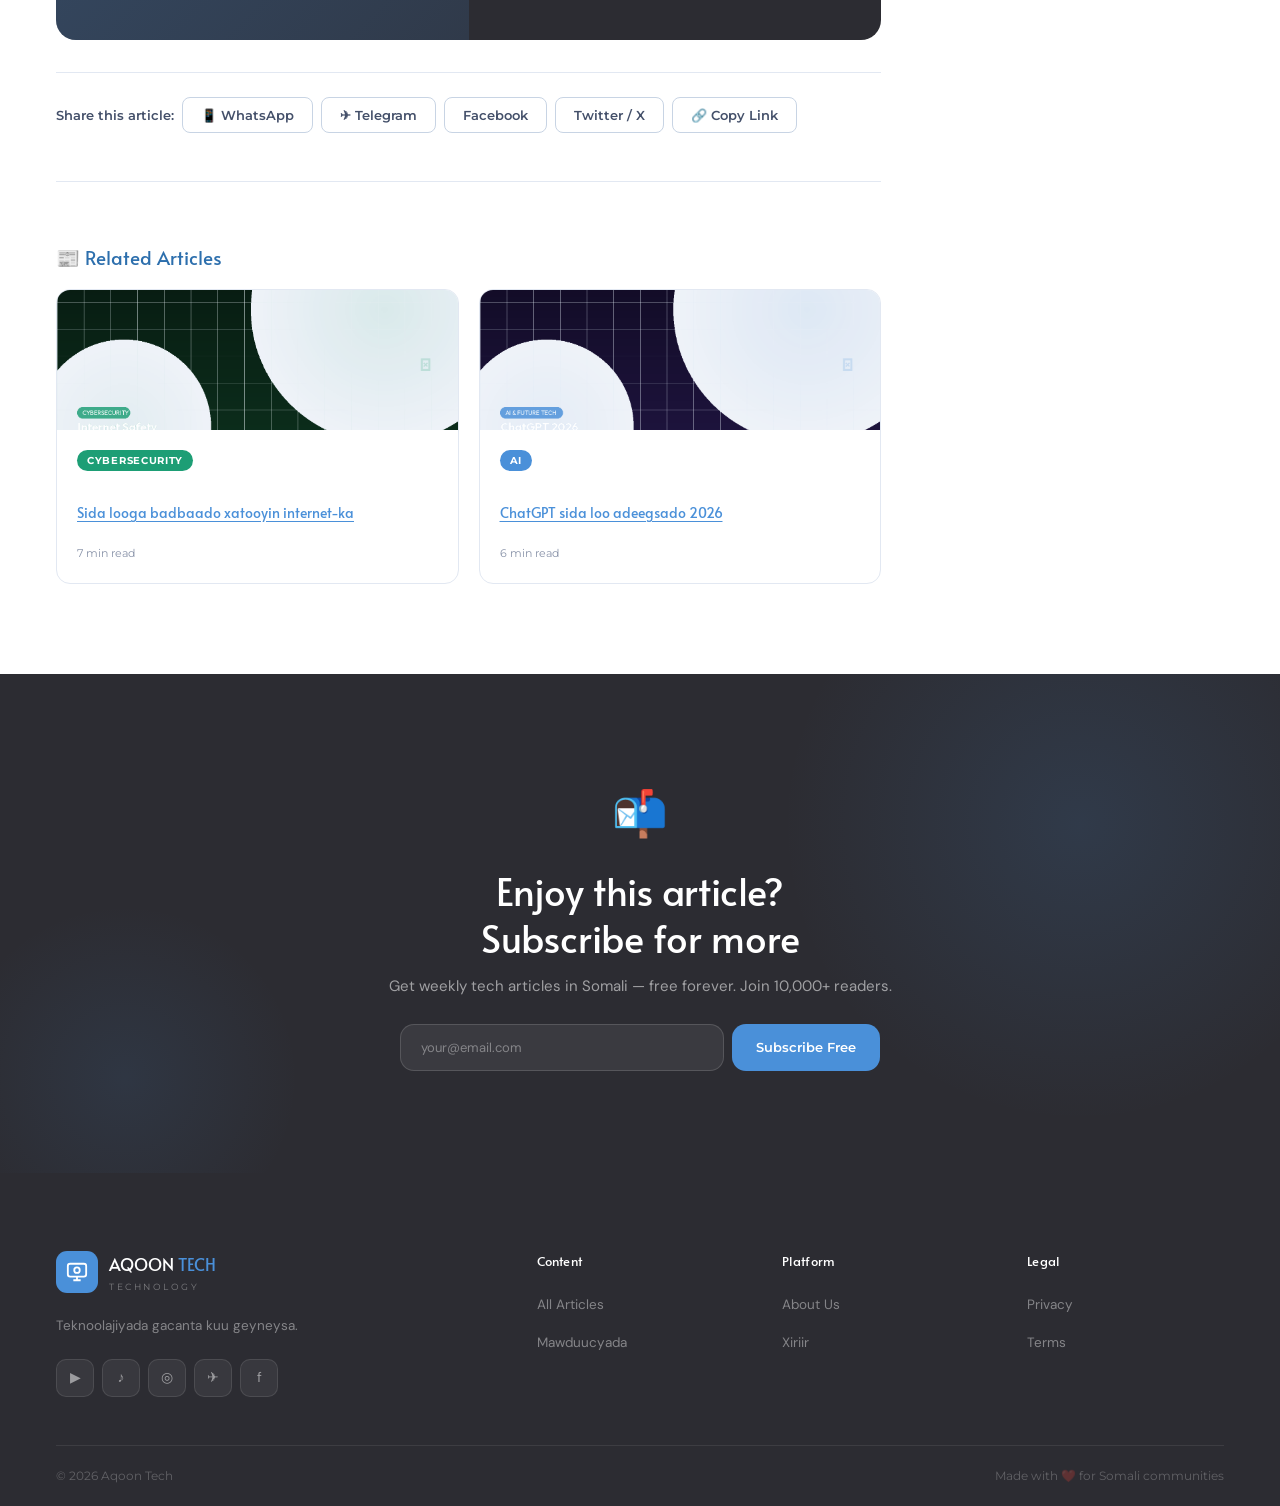
<file: pages/article-ai.html>
<!DOCTYPE html>
<html lang="so" data-theme="light">
<head>
  <meta charset="UTF-8"><meta name="viewport" content="width=device-width, initial-scale=1.0">
  <meta name="description" content="Maxay tahay Artificial Intelligence? Sharaxaad fudud oo Soomaali ah — Aqoon Tech">
  <title>Maxay tahay AI? — Aqoon Tech</title>
  <link rel="preconnect" href="https://fonts.googleapis.com"><link rel="preconnect" href="https://fonts.gstatic.com" crossorigin>
  <link href="https://fonts.googleapis.com/css2?family=Alata&family=Montserrat:wght@400;500;600;700&family=DM+Sans:ital,opsz,wght@0,9..40,300;0,9..40,400;0,9..40,500;1,9..40,400&display=swap" rel="stylesheet">
  <link rel="stylesheet" href="../css/variables.css">
  <link rel="stylesheet" href="../css/base.css">
  <link rel="stylesheet" href="../css/typography.css">
  <link rel="stylesheet" href="../css/buttons.css">
  <link rel="stylesheet" href="../css/cards.css">
  <link rel="stylesheet" href="../css/navbar.css">
  <link rel="stylesheet" href="../css/layout.css">
  <link rel="stylesheet" href="../css/sections.css">
  <link rel="stylesheet" href="../css/animations.css">
  <style>
    /* ── Article page specific ── */
    .article-hero-img {
      width: 100%;
      max-height: 500px;
      object-fit: cover;
      display: block;
    }
    .article-title-area {
      padding: var(--s8) 0 var(--s5);
      max-width: 820px;
    }
    .article-meta-bar {
      display: flex;
      align-items: center;
      gap: var(--s4);
      flex-wrap: wrap;
      padding-block: var(--s5);
      border-top: 1px solid var(--border);
      border-bottom: 1px solid var(--border);
      margin-bottom: var(--s8);
    }
    .author-chip {
      display: flex;
      align-items: center;
      gap: 10px;
    }
    .author-chip img {
      width: 42px; height: 42px;
      border-radius: 50%;
      object-fit: cover;
      border: 2px solid var(--blue-light);
    }
    .author-name { font-family: var(--font-brand); font-size: 14.5px; color: var(--text); }
    .author-role { font-family: var(--font-ui); font-size: 11.5px; color: var(--text-3); }
    .meta-pipe   { width: 1px; height: 24px; background: var(--border-2); flex-shrink: 0; }
    .meta-tag    { font-family: var(--font-ui); font-size: 12.5px; color: var(--text-3); }

    .related-section {
      margin-top: var(--s12);
      padding-top: var(--s8);
      border-top: 1px solid var(--border);
    }
    .related-section h3 {
      font-family: var(--font-brand);
      font-size: 1.2rem;
      margin-bottom: var(--s5);
    }

    /* TOC sticky sidebar */
    .article-sticky-sidebar {
      position: sticky;
      top: calc(var(--nav-h) + 1.5rem);
      display: flex;
      flex-direction: column;
      gap: var(--s5);
    }

    @media (max-width: 900px) {
      .article-toc-layout { grid-template-columns: 1fr; }
      .article-sticky-sidebar { display: none; }
    }
  </style>
</head>
<body>

<div id="progress-bar"></div>
<nav class="navbar" id="navbar">
  <a href="../index.html" class="nav-logo">
    <div class="logo-mark"><svg width="22" height="22" viewBox="0 0 24 24" fill="none" stroke="#4A90D9" stroke-width="2" stroke-linecap="round" stroke-linejoin="round"><rect x="2" y="3" width="20" height="14" rx="2.5"/><path d="M8 21h8M12 17v4"/><circle cx="12" cy="10" r="3.2"/></svg></div>
    <div class="logo-text"><span class="logo-name">AQOON <span>TECH</span></span><span class="logo-tagline">Technology</span></div>
  </a>
  <div class="nav-links">
    <a href="../index.html"   class="nav-link" data-so="Hoyga" data-en="Home">Hoyga</a>
    <a href="articles.html"   class="nav-link active" data-so="Maqaallada" data-en="Articles">Maqaallada</a>
    <a href="categories.html" class="nav-link" data-so="Mawduucyada" data-en="Categories">Mawduucyada</a>
    <a href="about.html"      class="nav-link" data-so="Nagu Saabsan" data-en="About">Nagu Saabsan</a>
    <a href="contact.html"    class="nav-link" data-so="Xiriir" data-en="Contact">Xiriir</a>
  </div>
  <div class="nav-actions">
    <div class="lang-switch"><button class="lang-btn active" id="lang-so" onclick="setLang('so')">SO</button><button class="lang-btn" id="lang-en" onclick="setLang('en')">EN</button></div>
    <button class="btn-theme" id="theme-toggle" onclick="toggleTheme()">🌙</button>
    <a href="contact.html" class="nav-cta" data-so="Nala Soo Xiriir" data-en="Get in Touch">Nala Soo Xiriir</a>
    <button class="hamburger" id="hamburger" onclick="toggleMobileNav()"><span></span><span></span><span></span></button>
  </div>
</nav>
<nav class="mobile-nav" id="mobile-nav">
  <a href="../index.html"   class="mobile-link" data-so="🏠 Hoyga" data-en="🏠 Home">🏠 Hoyga</a>
  <a href="articles.html"   class="mobile-link" data-so="📰 Maqaallada" data-en="📰 Articles">📰 Maqaallada</a>
  <a href="categories.html" class="mobile-link" data-so="📂 Mawduucyada" data-en="📂 Categories">📂 Mawduucyada</a>
  <div class="mobile-divider"></div>
  <a href="about.html"      class="mobile-link" data-so="ℹ️ Nagu Saabsan" data-en="ℹ️ About">ℹ️ Nagu Saabsan</a>
  <a href="contact.html"    class="mobile-link" data-so="✉️ Xiriir" data-en="✉️ Contact">✉️ Xiriir</a>
</nav>

<main>

  <!-- Full-width hero image -->
  <img src="../images/hero-ai.png" alt="Artificial Intelligence" class="article-hero-img" loading="eager">

  <section class="section">
    <div class="container">

      <!-- Back link + title area -->
      <div class="article-title-area">
        <a href="articles.html" class="btn btn-ghost btn-sm" style="margin-bottom:var(--s5);">← Back to Articles</a>

        <div class="badge-row" style="margin-bottom:var(--s4);">
          <span class="badge badge-blue">AI &amp; Future Tech</span>
          <span class="badge badge-easy">Fudud — Beginner Friendly</span>
          <span class="badge badge-new">New</span>
        </div>

        <h1 style="font-family:var(--font-brand);font-size:clamp(1.8rem,3.5vw,2.8rem);
             line-height:1.18;color:var(--text);margin-bottom:var(--s4);">
          Maxay tahay Artificial Intelligence?<br>
          <span style="color:var(--blue);">Sharaxaad Fudud oo Soomaali ah</span>
        </h1>
      </div>

      <!-- Author meta bar -->
      <div class="article-meta-bar">
        <div class="author-chip">
          <img src="../images/avatar-abdi.png" alt="Abdi Hassan">
          <div>
            <div class="author-name">Abdi Hassan</div>
            <div class="author-role">Editor-in-Chief, Aqoon Tech</div>
          </div>
        </div>
        <span class="meta-pipe"></span>
        <span class="meta-tag">📅 June 1, 2026</span>
        <span class="meta-pipe"></span>
        <span class="meta-tag">⏱ 5 min read</span>
        <span class="meta-pipe"></span>
        <span class="meta-tag">👁 3,241 reads</span>
      </div>

      <!-- Article layout: body + TOC sidebar -->
      <div class="article-toc-layout">

        <!-- ── ARTICLE BODY ── -->
        <article class="article-body">

          <p>
            <span class="glossary" data-so="Maskaxda Kombiyuutarka — Computer Intelligence">Artificial Intelligence (AI)</span>
            waa mid ka mid ah fikradaha teknoolajiyada ee ugu caansan 2026-ka.
            Laakiin waa maxay dhab ahaan, oo sida ay nagu saameysaa nolosheena?
          </p>

          <p>
            Si fudud loo yiraahdo, AI waa barnaamij kombiyuutar ah oo
            <span class="glossary" data-so="Barasho — Learning from data examples">baranaya</span>
            xogta, go'aan qaadanaya, oo xallinaya dhibaatooyin — sida maskaxda aadanaha.
          </p>

          <div class="callout">
            🧠 <strong>Tusaale fudud:</strong> Marka aad u tilmaantid Siri ama Google Assistant wax,
            waxaad la xiriir tahay AI. Nidaamku wuxuu baray malaayiin walxo ee hore, sidaas darteed
            ayuu jawaab ku bixiyaa si degdeg ah.
          </div>

          <h2 id="noocyada">Noocyada AI — The Types of AI</h2>

          <p>AI waxay u kala qaybsantahay saddex nooc oo weyn oo muhiim ah in la fahmo:</p>

          <ul>
            <li>
              <strong>Narrow AI (AI Xadidan):</strong>
              Waxay samayn kartaa hal shaqo oo kaliya — sida xaqiijinta wejiga, tarjumada luuqadaha,
              ama ciyaaraha. Kani waa AI-ga maanta jira.
            </li>
            <li>
              <strong>General AI (AI Guud):</strong>
              AI oo waxkasta sameyn karta sida aadanaha — haddaan weli buuxda jirin,
              laakiin waa bartilmaameedka mustaqbalka.
            </li>
            <li>
              <strong>Super AI:</strong>
              Fikrad mustaqbalka ah — AI ka xoogbadan maskaxda aadanaha oo dhan —
              wali ma gaarin marhaan kasta.
            </li>
          </ul>

          <h2 id="sida-u-shaqeeyo">Sida AI u Shaqeeyo — How AI Works</h2>

          <p>
            AI wuxuu adeegsadaa habka
            <span class="glossary" data-so="Barasho Mashiinka — Computer learning from data">Machine Learning</span>
            — macnaheedu waa nidaamku baranayo xogta tusaaleyaasha badanaa aad u badan.
          </p>

          <p>
            <strong>Tusaale:</strong> Si loo baray AI inuu garto sawirada bisadaha,
            waxaa lagu tababaray malaayiin sawir oo bisadaha ah ilaa uu nidaamku baray
            astaamaha bisadaha — dhego, dhubanyo, jirka yar yar.
          </p>

          <div class="callout success">
            ✅ <strong>Xaqiiq muhiim ah:</strong> AI maanta ma ahan robot-ka aad aragtay filimada.
            Waa software — barnaamij — oo ku jira telefoonkaaga, kombiyuutarkaaga, iyo internetka
            adiga oo garan la'yahay.
          </div>

          <h2 id="noloshaada">Sida AI Kugu Saameeysaa Noloshaada</h2>

          <p>Maanta, AI waxaad ku hesheysaa meel kasta oo aad aragtid ama adeegsatid:</p>

          <ul>
            <li><strong>TikTok &amp; YouTube</strong> — sida ay kuugu soo bandhigaan videos-ka aad jeclaan lahayd</li>
            <li><strong>Gmail</strong> — spam-ka kala soocida si otomaatig ah adiga oo aan garanin</li>
            <li><strong>Google Maps</strong> — jidka ugu dhaqsaha badan raadinta caafimaadka</li>
            <li><strong>ChatGPT</strong> — su'aalaha ka jawaabida si caqli-gal leh</li>
            <li><strong>Netflix &amp; Spotify</strong> — filimada iyo muusiga lagugu soo jeediyo</li>
            <li><strong>Bank-kaaga</strong> — khiyaamooyinka lacag-qaadashada ogaanshaha</li>
          </ul>

          <h2 id="faa-iidada">Faa'iidada AI — Benefits of AI</h2>

          <p>
            AI wuxuu leeyahay faa'iidooyin badan oo nolasha aadanaha wanaajiya.
            Caafimaadka, AI wuxuu kaa caawin karaa ogaanshaha cudurrada si deg-deg ah.
            Waxbarashada, waxay u dejin kartaa casharka heer kasta oo ardeyga ah.
          </p>

          <blockquote>
            <p>
              "AI is neither good nor evil — it is a tool. Its value depends
              entirely on how we choose to use it." — Fursad iyo mas'uuliyad labadaba.
            </p>
          </blockquote>

          <h2 id="mustaqbalka">AI iyo Mustaqbalka — The Future</h2>

          <p>
            Sanadaha soo socda, AI ayaa waxtar weyn u lahaanaysa dhammaan dhinacyada nolosha —
            caafimaadka, waxbarashada, ganacsiga, iyo shaqada. Somaalida muhiimadda waxbarasho
            teknoolajiyada waa inay noqoto shaqo kasta oo ay hayaan.
          </p>

          <p>
            Sidaas darteed, Aqoon Tech waxay ku dadaaleysa inay keento aqoonta AI-ga
            si fudud — Af-Soomaali — si kasta oo Soomaali ah ay uga faa'iideysato
            fursadaha mustaqbalka.
          </p>

          <!-- ════ VIDEO EMBED SECTION ════ -->
          <div style="margin-top:var(--s12);padding-top:var(--s8);border-top:1px solid var(--border);">
            <h3 style="font-family:var(--font-brand);font-size:1.2rem;margin-bottom:var(--s5);
                       display:flex;align-items:center;gap:8px;color:var(--text);">
              🎬 Watch: Sharaxaad Video ah
            </h3>
            <div class="video-embed-card">
              <div class="video-embed-thumb"
                   onclick="this.innerHTML='<div style=\'display:flex;align-items:center;justify-content:center;height:100%;color:rgba(255,255,255,0.6);font-family:var(--font-ui);font-size:13px;text-align:center;padding:1rem;\'>▶ Video will play here<br><small style=\'opacity:0.5;display:block;margin-top:4px;\'>Paste your YouTube embed URL</small></div>'">
                <div class="play-btn-lg">
                  <svg viewBox="0 0 24 24"><polygon points="5 3 19 12 5 21 5 3"/></svg>
                </div>
              </div>
              <div class="video-embed-info">
                <span class="badge badge-blue" style="align-self:flex-start;">AI &amp; Future Tech</span>
                <div class="video-embed-title">AI waa maxay? — Sharaxaad video ah 4 daqiiqo</div>
                <div class="video-embed-meta">4:08 · 5,700 views · Aqoon Tech</div>
                <div class="video-embed-desc">
                  Casharka video-ga wuxuu kuu sharaxayaa AI si muuqaal leh oo fudud —
                  ku haboon dadka maqaal ka wada akhrinta jecla.
                </div>
              </div>
            </div>
          </div>

          <!-- ════ SHARE ROW ════ -->
          <div class="share-row">
            <span style="font-family:var(--font-ui);font-size:13px;font-weight:600;
                         color:var(--text-2);align-self:center;">Share this article:</span>
            <button class="share-btn whatsapp">📱 WhatsApp</button>
            <button class="share-btn telegram">✈ Telegram</button>
            <button class="share-btn facebook">Facebook</button>
            <button class="share-btn twitter">Twitter / X</button>
            <button class="share-btn copy"
                    onclick="navigator.clipboard.writeText(window.location.href);this.textContent='✓ Copied!'">
              🔗 Copy Link
            </button>
          </div>

          <!-- ════ RELATED ARTICLES ════ -->
          <div class="related-section">
            <h3>📰 Related Articles</h3>
            <div class="grid grid-2 gap-md">
              <article class="card">
                <div class="card-img" style="max-height:140px;">
                  <img src="../images/hero-security.png" alt="Security" loading="lazy" style="height:140px;object-fit:cover;">
                </div>
                <div class="card-body">
                  <div class="badge-row mb-2"><span class="badge badge-green">Cybersecurity</span></div>
                  <h3 class="h-card" style="font-size:14px;"><a href="article-ai.html">Sida looga badbaado xatooyin internet-ka</a></h3>
                  <div class="card-meta"><span>7 min read</span></div>
                </div>
              </article>
              <article class="card">
                <div class="card-img" style="max-height:140px;">
                  <img src="../images/hero-chatgpt.png" alt="ChatGPT" loading="lazy" style="height:140px;object-fit:cover;">
                </div>
                <div class="card-body">
                  <div class="badge-row mb-2"><span class="badge badge-blue">AI</span></div>
                  <h3 class="h-card" style="font-size:14px;"><a href="article-ai.html">ChatGPT sida loo adeegsado 2026</a></h3>
                  <div class="card-meta"><span>6 min read</span></div>
                </div>
              </article>
            </div>
          </div>

        </article>

        <!-- ── STICKY SIDEBAR ── -->
        <aside class="article-sticky-sidebar">

          <!-- TOC -->
          <div class="sidebar-widget">
            <div class="sidebar-widget-head">📋 Tusmada / Contents</div>
            <div class="sidebar-widget-body" style="padding-top:var(--s3);">
              <ul class="toc-list">
                <li><a href="#noocyada">Noocyada AI</a></li>
                <li><a href="#sida-u-shaqeeyo">Sida AI u shaqeeyo</a></li>
                <li><a href="#noloshaada">AI noloshaada</a></li>
                <li><a href="#faa-iidada">Faa'iidada AI</a></li>
                <li><a href="#mustaqbalka">AI mustaqbalka</a></li>
                <li><a href="#" style="color:var(--text-3);">🎬 Watch video</a></li>
              </ul>
            </div>
          </div>

          <!-- Author bio -->
          <div class="sidebar-widget">
            <div class="sidebar-widget-head">👤 About the Author</div>
            <div class="sidebar-widget-body" style="padding-top:var(--s4);text-align:center;">
              <img src="../images/avatar-abdi.png" alt="Abdi Hassan"
                   style="width:66px;height:66px;border-radius:50%;margin:0 auto var(--s3);
                          display:block;border:2px solid var(--blue-light);">
              <div style="font-family:var(--font-brand);font-size:14px;color:var(--text);margin-bottom:2px;">Abdi Hassan</div>
              <div style="font-family:var(--font-ui);font-size:11.5px;color:var(--text-3);margin-bottom:var(--s4);">Editor-in-Chief, Aqoon Tech</div>
              <p style="font-size:12.5px;color:var(--text-2);line-height:1.65;">
                Technology educator passionate about making tech knowledge accessible to
                Somali communities worldwide.
              </p>
            </div>
          </div>

          <!-- More from this category -->
          <div class="sidebar-widget">
            <div class="sidebar-widget-head">📰 More from AI</div>
            <div class="sidebar-widget-body">
              <div class="trending-item" onclick="location.href='article-ai.html'"><div class="trending-num">→</div><div><div class="trending-title">ChatGPT sida loo adeegsado</div><div class="trending-reads">4 min read</div></div></div>
              <div class="trending-item" onclick="location.href='article-ai.html'"><div class="trending-num">→</div><div><div class="trending-title">AI iyo mustaqbalka shaqada</div><div class="trending-reads">6 min read</div></div></div>
              <div class="trending-item" onclick="location.href='article-ai.html'"><div class="trending-num">→</div><div><div class="trending-title">Machine Learning waa maxay?</div><div class="trending-reads">8 min read</div></div></div>
            </div>
          </div>

        </aside>
      </div>

    </div>
  </section>
</main>

<div class="newsletter-section">
  <div class="newsletter-inner">
    <span class="newsletter-emoji">📬</span>
    <h2>Enjoy this article?<br>Subscribe for more</h2>
    <p>Get weekly tech articles in Somali — free forever. Join 10,000+ readers.</p>
    <form class="newsletter-form" onsubmit="handleNewsletter(this);return false;">
      <input class="newsletter-input" type="email" placeholder="your@email.com" required>
      <button type="submit" class="newsletter-submit">Subscribe Free</button>
    </form>
  </div>
</div>

<footer class="site-footer">
  <div class="footer-inner">
    <div class="footer-grid">
      <div><div class="footer-brand-row"><div class="footer-logo-icon"><svg width="22" height="22" fill="none" stroke="white" stroke-width="2" viewBox="0 0 24 24"><rect x="2" y="3" width="20" height="14" rx="2.5"/><path d="M8 21h8M12 17v4"/><circle cx="12" cy="10" r="3"/></svg></div><div><span class="footer-brand-name">AQOON <span>TECH</span></span><span class="footer-brand-tag">Technology</span></div></div><p class="footer-about">Teknoolajiyada gacanta kuu geyneysa.</p><div class="social-links"><a href="#" class="social-btn">▶</a><a href="#" class="social-btn">♪</a><a href="#" class="social-btn">◎</a><a href="#" class="social-btn">✈</a><a href="#" class="social-btn">f</a></div></div>
      <div><div class="footer-col-title">Content</div><ul class="footer-links"><li><a href="articles.html">All Articles</a></li><li><a href="categories.html" data-so="Mawduucyada" data-en="Categories">Mawduucyada</a></li></ul></div>
      <div><div class="footer-col-title">Platform</div><ul class="footer-links"><li><a href="about.html">About Us</a></li><li><a href="contact.html" data-so="Xiriir" data-en="Contact">Xiriir</a></li></ul></div>
      <div><div class="footer-col-title">Legal</div><ul class="footer-links"><li><a href="#">Privacy</a></li><li><a href="#">Terms</a></li></ul></div>
    </div>
    <div class="footer-bottom"><span>© 2026 Aqoon Tech</span><span>Made with ❤️ for Somali communities</span></div>
  </div>
</footer>

<!-- FLOATING LANGUAGE FAB -->
<div class="lang-fab" role="group" aria-label="Language switcher">
  <button class="lang-fab-btn active" id="lang-fab-so" onclick="setLang('so')" title="Af-Soomaali">SO</button>
  <button class="lang-fab-btn"        id="lang-fab-en" onclick="setLang('en')" title="English">EN</button>
</div>

<button class="back-to-top" id="back-to-top">↑</button>
<script src="../js/theme.js"></script>
<script src="../js/i18n.js"></script>
</body>
</html>
</file>
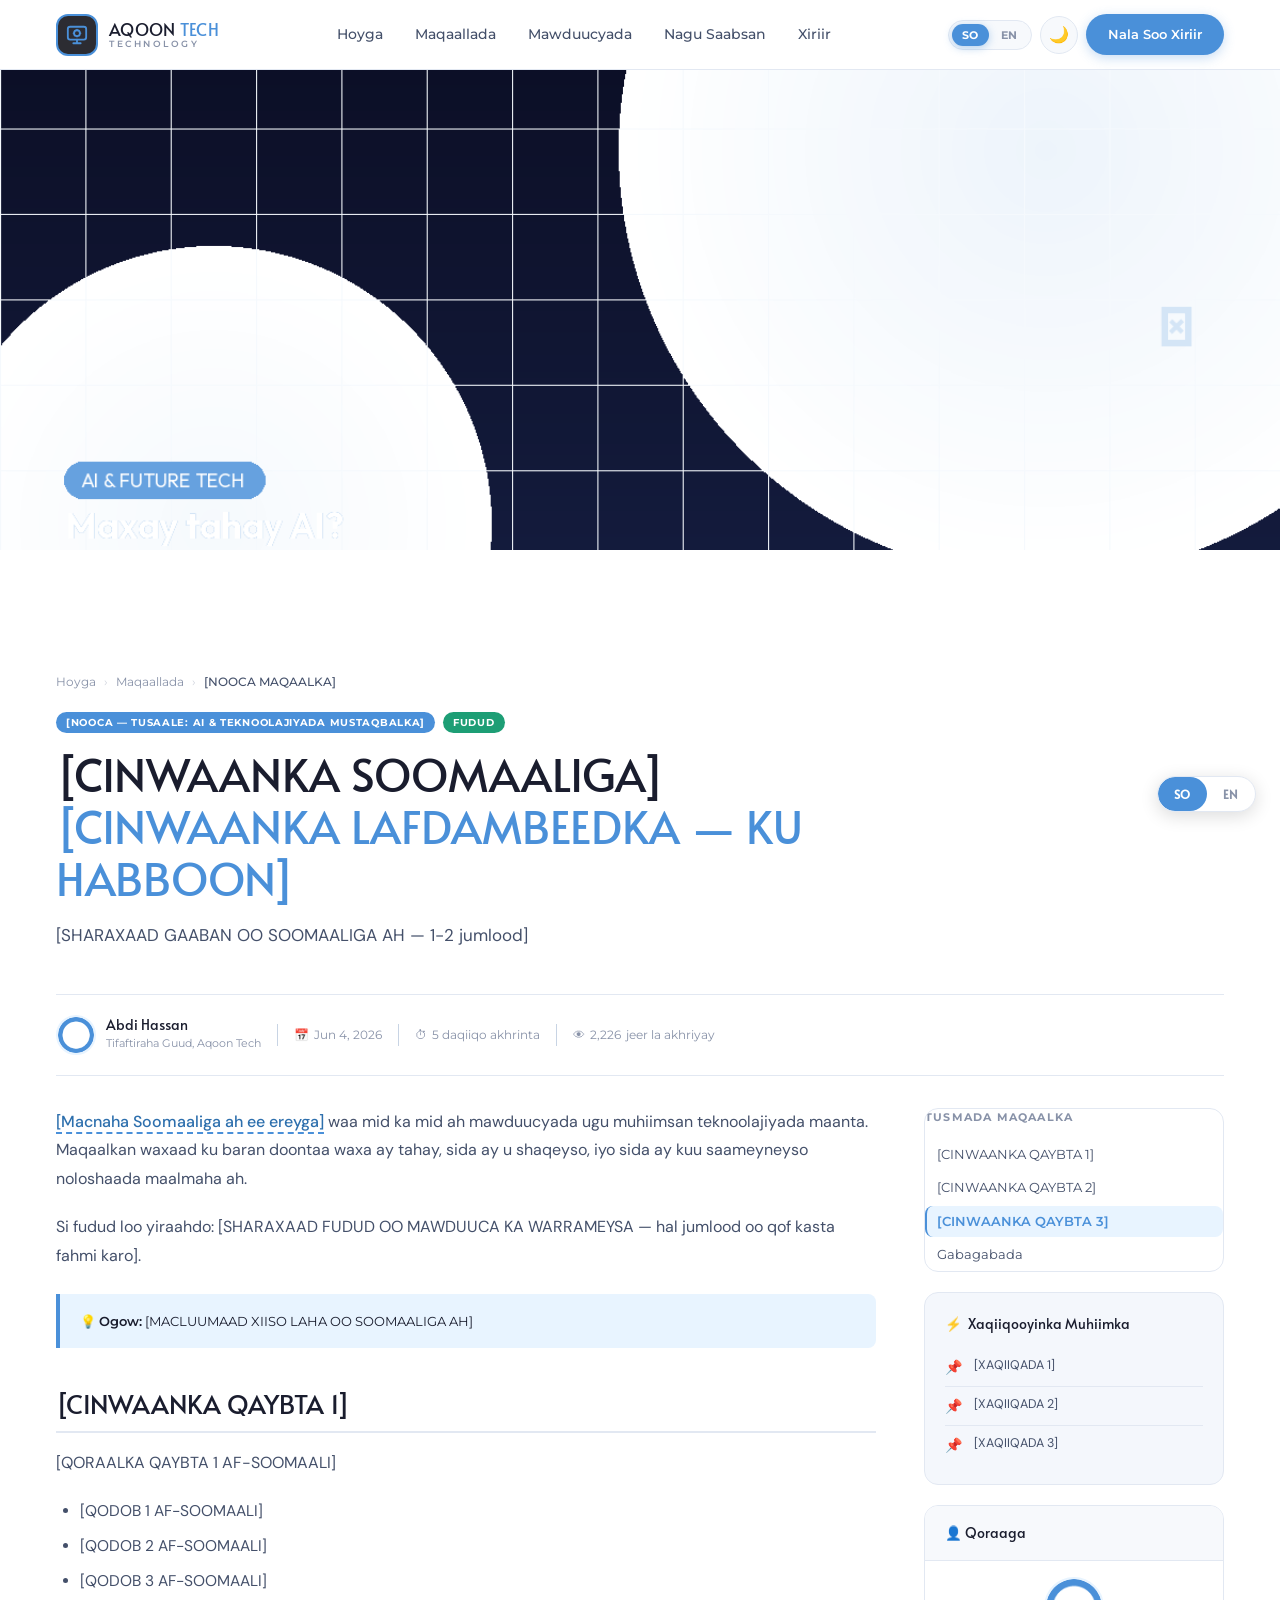
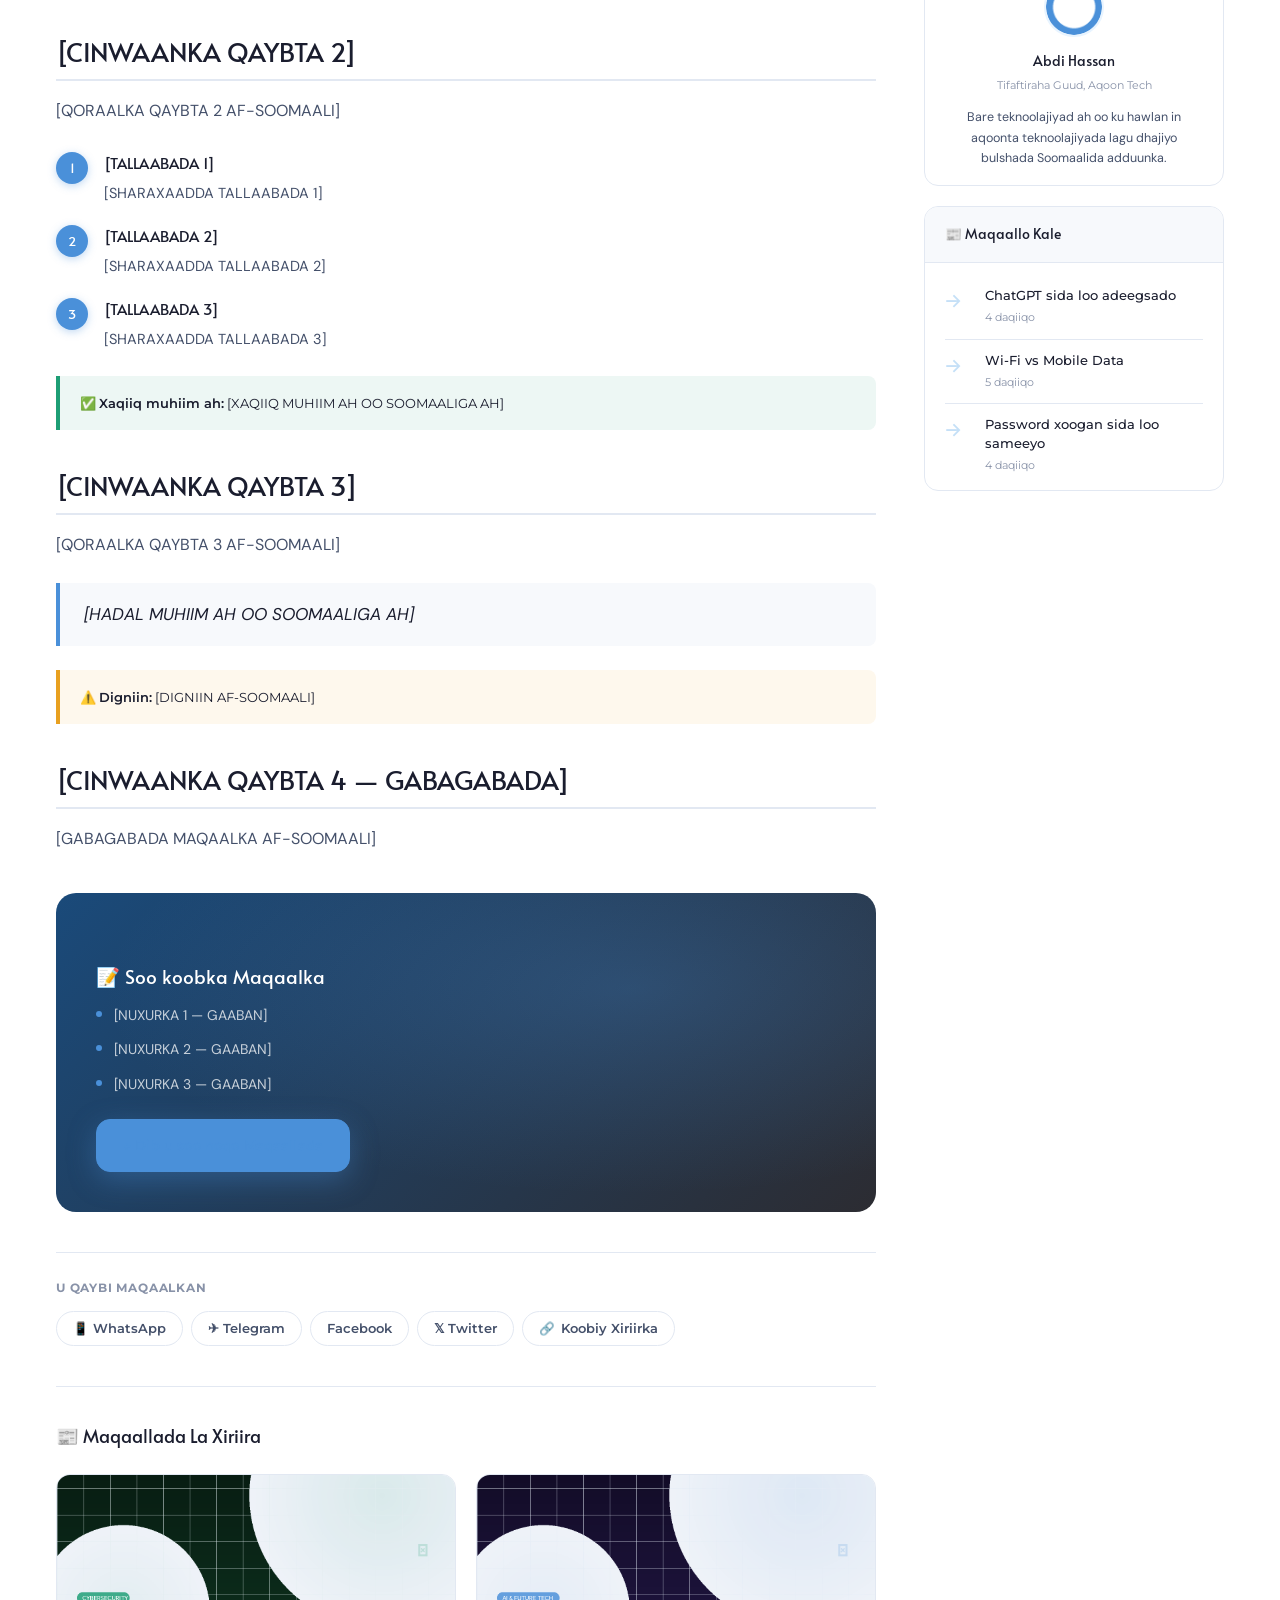
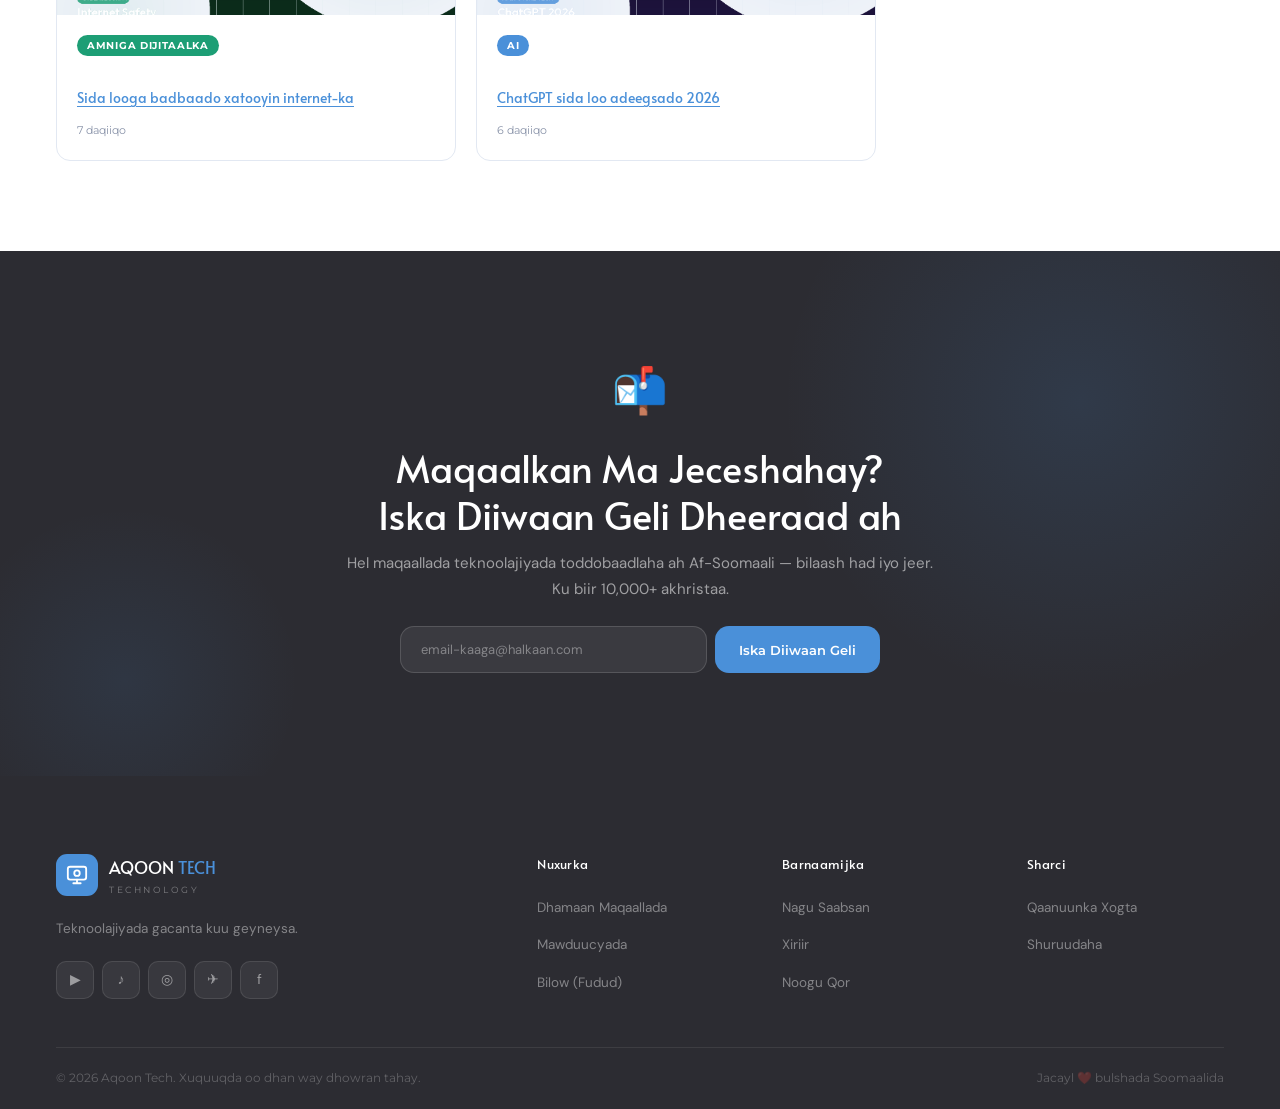
<file: pages/article-template.html>
<!DOCTYPE html>
<html lang="so" data-theme="light">
<head>
  <meta charset="UTF-8">
  <meta name="viewport" content="width=device-width, initial-scale=1.0">
  <meta name="description" content="[ARTICLE DESCRIPTION — CHANGE THIS]">
  <title>[CINWAANKA MAQAALKA] — Aqoon Tech</title>

  <link rel="preconnect" href="https://fonts.googleapis.com">
  <link rel="preconnect" href="https://fonts.gstatic.com" crossorigin>
  <link href="https://fonts.googleapis.com/css2?family=Alata&family=Montserrat:wght@400;500;600;700&family=DM+Sans:ital,opsz,wght@0,9..40,300;0,9..40,400;0,9..40,500;1,9..40,400&display=swap" rel="stylesheet">

  <link rel="stylesheet" href="../css/variables.css">
  <link rel="stylesheet" href="../css/base.css">
  <link rel="stylesheet" href="../css/typography.css">
  <link rel="stylesheet" href="../css/buttons.css">
  <link rel="stylesheet" href="../css/cards.css">
  <link rel="stylesheet" href="../css/navbar.css">
  <link rel="stylesheet" href="../css/layout.css">
  <link rel="stylesheet" href="../css/sections.css">
  <link rel="stylesheet" href="../css/animations.css">

  <style>
    /* ═══════════════════════════════════════
       ARTICLE PAGE — Full Design System
       ═══════════════════════════════════════ */

    /* ── Reading progress bar (thin, top of viewport) ── */
    #reading-bar {
      position: fixed;
      top: 0; left: 0;
      width: 0%;
      height: 3px;
      background: linear-gradient(90deg, var(--blue), var(--teal));
      z-index: 9999;
      transition: width .1s linear;
      border-radius: 0 2px 2px 0;
    }

    /* ── Hero image ── */
    .article-hero {
      width: 100%;
      max-height: 480px;
      object-fit: cover;
      display: block;
    }

    /* ── Breadcrumb ── */
    .breadcrumb {
      display: flex;
      align-items: center;
      gap: var(--s2);
      font-family: var(--font-ui);
      font-size: 12px;
      color: var(--text-3);
      margin-bottom: var(--s5);
      flex-wrap: wrap;
    }
    .breadcrumb a {
      color: var(--text-3);
      text-decoration: none;
      transition: color var(--t);
    }
    .breadcrumb a:hover { color: var(--blue); }
    .breadcrumb-sep { opacity: .4; }
    .breadcrumb-current { color: var(--text-2); font-weight: 500; }

    /* ── Article header area ── */
    .article-header {
      max-width: 820px;
      padding-top: var(--s8);
      padding-bottom: var(--s6);
    }

    .article-title {
      font-family: var(--font-brand);
      font-size: clamp(1.75rem, 3.5vw, 2.8rem);
      line-height: 1.16;
      color: var(--text);
      margin-bottom: var(--s4);
      letter-spacing: -.3px;
    }
    .article-title .highlight { color: var(--blue); }

    .article-subtitle {
      font-size: 17px;
      line-height: 1.7;
      color: var(--text-2);
      margin-bottom: var(--s5);
      max-width: 700px;
      font-family: var(--font-body);
    }

    /* ── Meta bar (author + date + read time) ── */
    .article-meta {
      display: flex;
      align-items: center;
      gap: var(--s4);
      flex-wrap: wrap;
      padding-block: var(--s5);
      border-top: 1px solid var(--border);
      border-bottom: 1px solid var(--border);
      margin-bottom: var(--s8);
    }

    .author-chip {
      display: flex;
      align-items: center;
      gap: 10px;
    }
    .author-chip img {
      width: 40px; height: 40px;
      border-radius: 50%;
      object-fit: cover;
      border: 2px solid var(--blue-light);
    }
    .author-name {
      font-family: var(--font-brand);
      font-size: 14px;
      color: var(--text);
      line-height: 1.2;
    }
    .author-role {
      font-family: var(--font-ui);
      font-size: 11px;
      color: var(--text-3);
    }

    .meta-pipe { width: 1px; height: 22px; background: var(--border-2); flex-shrink: 0; }
    .meta-item {
      display: flex;
      align-items: center;
      gap: 5px;
      font-family: var(--font-ui);
      font-size: 12px;
      color: var(--text-3);
    }

    /* ── Main 2-col layout: article + sidebar ── */
    .article-layout {
      display: grid;
      grid-template-columns: 1fr 300px;
      gap: var(--s12);
      align-items: start;
    }
    @media (max-width: 1024px) {
      .article-layout { grid-template-columns: 1fr; }
      .article-sidebar { display: none; }
    }

    /* ── Sticky sidebar ── */
    .article-sidebar {
      position: sticky;
      top: calc(var(--nav-h) + 1.5rem);
      display: flex;
      flex-direction: column;
      gap: var(--s5);
    }

    /* ── TOC list ── */
    .toc-label {
      font-family: var(--font-ui);
      font-size: 10.5px;
      font-weight: 700;
      letter-spacing: 1.2px;
      text-transform: uppercase;
      color: var(--text-3);
      margin-bottom: var(--s3);
    }
    .toc-links {
      list-style: none;
      display: flex;
      flex-direction: column;
      gap: 2px;
    }
    .toc-links a {
      display: block;
      padding: 7px 10px;
      font-family: var(--font-ui);
      font-size: 12.5px;
      color: var(--text-2);
      text-decoration: none;
      border-radius: var(--r-sm);
      border-left: 2px solid transparent;
      transition: all var(--t) var(--ease);
      line-height: 1.4;
    }
    .toc-links a:hover {
      color: var(--blue);
      background: var(--blue-light);
      border-left-color: var(--blue);
      padding-left: 14px;
    }
    [data-theme="dark"] .toc-links a:hover { background: rgba(74,144,217,.08); }
    .toc-links a.active {
      color: var(--blue);
      background: var(--blue-light);
      border-left-color: var(--blue);
      font-weight: 600;
    }
    [data-theme="dark"] .toc-links a.active { background: rgba(74,144,217,.08); }

    /* ── Key facts box ── */
    .key-facts {
      background: var(--surface-2);
      border: 1px solid var(--border);
      border-radius: var(--r);
      padding: var(--s5);
    }
    .key-facts-title {
      font-family: var(--font-brand);
      font-size: 13.5px;
      color: var(--text);
      margin-bottom: var(--s3);
      display: flex;
      align-items: center;
      gap: 6px;
    }
    .key-fact {
      display: flex;
      align-items: flex-start;
      gap: var(--s3);
      padding-block: var(--s2);
      border-bottom: 1px solid var(--border);
      font-size: 12.5px;
      color: var(--text-2);
      line-height: 1.5;
    }
    .key-fact:last-child { border-bottom: none; }
    .key-fact-icon { font-size: 14px; flex-shrink: 0; margin-top: 1px; }

    /* ── Article sections (headings get IDs for TOC) ── */
    .article-body h2 {
      scroll-margin-top: calc(var(--nav-h) + 1.5rem);
    }

    /* ── Image caption ── */
    .img-caption {
      font-family: var(--font-ui);
      font-size: 11.5px;
      color: var(--text-3);
      text-align: center;
      margin-top: var(--s2);
      font-style: italic;
    }

    /* ── Full-width image inside article ── */
    .article-img {
      width: 100%;
      border-radius: var(--r);
      margin-block: var(--s6);
      box-shadow: var(--shadow-sm);
    }

    /* ── Step boxes (numbered process) ── */
    .steps {
      display: flex;
      flex-direction: column;
      gap: var(--s4);
      margin-block: var(--s6);
    }
    .step {
      display: flex;
      gap: var(--s4);
      align-items: flex-start;
    }
    .step-num {
      width: 32px; height: 32px;
      border-radius: 50%;
      background: var(--blue);
      color: #fff;
      font-family: var(--font-brand);
      font-size: 13px;
      display: flex;
      align-items: center;
      justify-content: center;
      flex-shrink: 0;
      margin-top: 3px;
      box-shadow: 0 2px 8px rgba(74,144,217,.35);
    }
    .step-body { flex: 1; }
    .step-title {
      font-family: var(--font-brand);
      font-size: 15px;
      color: var(--text);
      margin-bottom: 4px;
    }
    .step-desc {
      font-size: 14.5px;
      color: var(--text-2);
      line-height: 1.7;
    }

    /* ── Comparison table ── */
    .compare-table {
      width: 100%;
      border-collapse: collapse;
      margin-block: var(--s6);
      font-size: 14px;
    }
    .compare-table th {
      background: var(--charcoal);
      color: #fff;
      font-family: var(--font-brand);
      font-size: 12.5px;
      padding: 12px 16px;
      text-align: left;
    }
    .compare-table td {
      padding: 11px 16px;
      border-bottom: 1px solid var(--border);
      color: var(--text-2);
      vertical-align: top;
      line-height: 1.55;
    }
    .compare-table tr:nth-child(even) td { background: var(--bg-alt); }
    [data-theme="dark"] .compare-table tr:nth-child(even) td { background: rgba(255,255,255,.02); }
    .compare-table .good { color: var(--green); font-weight: 600; }
    .compare-table .bad  { color: var(--red); }

    /* ── Summary box at end ── */
    .summary-box {
      background: linear-gradient(135deg, var(--blue-deeper), var(--charcoal));
      border-radius: var(--r-lg);
      padding: clamp(1.5rem, 4vw, 2.5rem);
      margin-top: var(--s10);
      position: relative;
      overflow: hidden;
    }
    .summary-box::before {
      content: '';
      position: absolute;
      inset: 0;
      background: radial-gradient(ellipse at 70% 30%, rgba(74,144,217,.25) 0%, transparent 65%);
      pointer-events: none;
    }
    .summary-box > * { position: relative; z-index: 1; }
    .summary-box h3 {
      font-family: var(--font-brand);
      font-size: 1.2rem;
      color: #fff;
      margin-bottom: var(--s4);
    }
    .summary-points {
      display: flex;
      flex-direction: column;
      gap: var(--s3);
      margin-bottom: var(--s6);
    }
    .summary-point {
      display: flex;
      align-items: flex-start;
      gap: var(--s3);
      font-size: 14px;
      color: rgba(255,255,255,.75);
      line-height: 1.6;
    }
    .summary-point-dot {
      width: 6px; height: 6px;
      border-radius: 50%;
      background: var(--blue);
      flex-shrink: 0;
      margin-top: 7px;
    }

    /* ── Share row ── */
    .share-section {
      margin-top: var(--s10);
      padding-top: var(--s6);
      border-top: 1px solid var(--border);
    }
    .share-label {
      font-family: var(--font-ui);
      font-size: 12px;
      font-weight: 700;
      letter-spacing: .8px;
      text-transform: uppercase;
      color: var(--text-3);
      margin-bottom: var(--s3);
    }
    .share-buttons {
      display: flex;
      gap: var(--s2);
      flex-wrap: wrap;
    }
    .share-btn {
      display: inline-flex;
      align-items: center;
      gap: 6px;
      padding: 9px 16px;
      font-family: var(--font-ui);
      font-size: 12.5px;
      font-weight: 600;
      border: 1.5px solid var(--border);
      border-radius: var(--r-full);
      background: var(--surface);
      color: var(--text-2);
      cursor: pointer;
      transition: all var(--t) var(--ease-spring);
      text-decoration: none;
    }
    .share-btn:hover { transform: translateY(-2px); }
    .share-btn.whatsapp:hover  { background: #25D366; color: #fff; border-color: #25D366; box-shadow: 0 4px 14px rgba(37,211,102,.3); }
    .share-btn.telegram:hover  { background: #2AABEE; color: #fff; border-color: #2AABEE; box-shadow: 0 4px 14px rgba(42,171,238,.3); }
    .share-btn.facebook:hover  { background: #1877F2; color: #fff; border-color: #1877F2; box-shadow: 0 4px 14px rgba(24,119,242,.3); }
    .share-btn.twitter:hover   { background: #111;    color: #fff; border-color: #111; }
    .share-btn.copy-link:hover { background: var(--charcoal); color: #fff; border-color: var(--charcoal); }

    /* ── Related articles ── */
    .related-section {
      margin-top: var(--s10);
      padding-top: var(--s8);
      border-top: 1px solid var(--border);
    }
    .related-label {
      font-family: var(--font-brand);
      font-size: 1.15rem;
      color: var(--text);
      margin-bottom: var(--s5);
    }

    /* ── Mobile: show key facts inline before article ── */
    .mobile-key-facts {
      display: none;
      background: var(--surface-2);
      border: 1px solid var(--border);
      border-radius: var(--r);
      padding: var(--s5);
      margin-bottom: var(--s6);
    }
    @media (max-width: 1024px) {
      .mobile-key-facts { display: block; }
    }
  </style>
</head>
<body>

<!-- Reading progress bar -->
<div id="reading-bar"></div>
<div id="progress-bar"></div>

<!-- ════ NAVBAR ════ -->
<nav class="navbar" id="navbar">
  <a href="../index.html" class="nav-logo">
    <div class="logo-mark">
      <svg width="22" height="22" viewBox="0 0 24 24" fill="none"
           stroke="#4A90D9" stroke-width="2" stroke-linecap="round" stroke-linejoin="round">
        <rect x="2" y="3" width="20" height="14" rx="2.5"/>
        <path d="M8 21h8M12 17v4"/>
        <circle cx="12" cy="10" r="3.2"/>
        <path d="M12 6.8V6M12 13.2V14M8.8 10H8M15.2 10H16" stroke-width="1.5"/>
      </svg>
    </div>
    <div class="logo-text">
      <span class="logo-name">AQOON <span>TECH</span></span>
      <span class="logo-tagline">Technology</span>
    </div>
  </a>

  <div class="nav-links">
    <a href="../index.html"   class="nav-link" data-so="Hoyga"        data-en="Home">Hoyga</a>
    <a href="articles.html"   class="nav-link active" data-so="Maqaallada"   data-en="Articles">Maqaallada</a>
    <a href="categories.html" class="nav-link" data-so="Mawduucyada"  data-en="Categories">Mawduucyada</a>
    <a href="about.html"      class="nav-link" data-so="Nagu Saabsan" data-en="About">Nagu Saabsan</a>
    <a href="contact.html"    class="nav-link" data-so="Xiriir"       data-en="Contact">Xiriir</a>
  </div>
  <div class="nav-actions">
    <div class="lang-switch">
      <button class="lang-btn active" id="lang-so" onclick="setLang('so')">SO</button>
      <button class="lang-btn"        id="lang-en" onclick="setLang('en')">EN</button>
    </div>
    <button class="btn-theme" id="theme-toggle" onclick="toggleTheme()">🌙</button>
    <a href="contact.html" class="nav-cta" data-so="Nala Soo Xiriir" data-en="Get in Touch">Nala Soo Xiriir</a>
    <button class="hamburger" id="hamburger" onclick="toggleMobileNav()">
      <span></span><span></span><span></span>
    </button>
  </div>
</nav>
<nav class="mobile-nav" id="mobile-nav">
  <a href="../index.html"   class="mobile-link" data-so="🏠 Hoyga"         data-en="🏠 Home">🏠 Hoyga</a>
  <a href="articles.html"   class="mobile-link" data-so="📰 Maqaallada"    data-en="📰 Articles">📰 Maqaallada</a>
  <a href="categories.html" class="mobile-link" data-so="📂 Mawduucyada"   data-en="📂 Categories">📂 Mawduucyada</a>
  <div class="mobile-divider"></div>
  <a href="about.html"      class="mobile-link" data-so="ℹ️ Nagu Saabsan"  data-en="ℹ️ About">ℹ️ Nagu Saabsan</a>
  <a href="contact.html"    class="mobile-link" data-so="✉️ Xiriir"        data-en="✉️ Contact">✉️ Xiriir</a>
</nav>

<main>

  <!-- ════ HERO IMAGE — Change src to your article image ════ -->
  <img src="../images/hero-ai.png"
       alt="[SAWIRKA MAQAALKA]"
       class="article-hero" loading="eager">

  <section class="section">
    <div class="container">

      <!-- ════ ARTICLE HEADER ════ -->
      <div class="article-header">

        <!-- Breadcrumb -->
        <nav class="breadcrumb" aria-label="breadcrumb">
          <a href="../index.html" data-so="Hoyga" data-en="Home">Hoyga</a>
          <span class="breadcrumb-sep">›</span>
          <a href="articles.html" data-so="Maqaallada" data-en="Articles">Maqaallada</a>
          <span class="breadcrumb-sep">›</span>
          <!-- CHANGE: update category name and badge colour -->
          <span class="breadcrumb-current" data-so="[NOOCA MAQAALKA]" data-en="[CATEGORY]">[NOOCA MAQAALKA]</span>
        </nav>

        <!-- Badges -->
        <div class="badge-row" style="margin-bottom:var(--s4);">
          <!-- CHANGE: use badge-blue / badge-green / badge-amber / badge-teal / badge-purple -->
          <span class="badge badge-blue"
                data-so="[NOOCA — tusaale: AI & Teknoolajiyada Mustaqbalka]"
                data-en="[CATEGORY — e.g. AI & Future Tech]">[NOOCA]</span>
          <!-- Optional: add badge-easy for beginner articles -->
          <span class="badge badge-easy">Fudud</span>
        </div>

        <!-- Title — Somali + English versions via data attributes -->
        <h1 class="article-title">
          <span data-so="[CINWAANKA SOOMAALIGA]" data-en="[ENGLISH TITLE]">[CINWAANKA MAQAALKA]</span><br>
          <span class="highlight"
                data-so="[CINWAANKA LAFDAMBEEDKA — KU HABBOON]"
                data-en="[SUBTITLE HIGHLIGHT — OPTIONAL]">[Sharaxaad Fudud]</span>
        </h1>

        <!-- Subtitle -->
        <p class="article-subtitle"
           data-so="[SHARAXAAD GAABAN OO SOOMAALIGA AH — 1-2 jumlood]"
           data-en="[BRIEF ENGLISH SUBTITLE — 1-2 sentences]">
          [Sharaxaad gaaban oo maqaalka ka warrameysa — hal ama laba jumlood.]
        </p>
      </div>

      <!-- ════ META BAR ════ -->
      <div class="article-meta">
        <div class="author-chip">
          <!-- CHANGE: update avatar src, name, role -->
          <img src="../images/avatar-abdi.png" alt="Abdi Hassan">
          <div>
            <div class="author-name">Abdi Hassan</div>
            <div class="author-role" data-so="Tifaftiraha Guud, Aqoon Tech" data-en="Editor-in-Chief, Aqoon Tech">Tifaftiraha Guud, Aqoon Tech</div>
          </div>
        </div>
        <span class="meta-pipe"></span>
        <!-- CHANGE: update date -->
        <span class="meta-item">📅 <span id="article-date">Jun 4, 2026</span></span>
        <span class="meta-pipe"></span>
        <!-- CHANGE: update read time -->
        <span class="meta-item">⏱ <span data-so="5 daqiiqo akhrinta" data-en="5 min read">5 daqiiqo akhrinta</span></span>
        <span class="meta-pipe"></span>
        <span class="meta-item">👁 <span id="article-reads">0</span> <span data-so="jeer la akhriyay" data-en="reads">jeer la akhriyay</span></span>
      </div>

      <!-- ════ KEY FACTS (mobile only — shows above article) ════ -->
      <div class="mobile-key-facts">
        <div class="key-facts-title">⚡ <span data-so="Xaqiiqooyinka Muhiimka ah" data-en="Key Facts">Xaqiiqooyinka Muhiimka ah</span></div>
        <!-- CHANGE: update these facts to match your article -->
        <div class="key-fact"><span class="key-fact-icon">📌</span><span data-so="[XAQIIQADA 1]" data-en="[FACT 1]">[Xaqiiqada 1]</span></div>
        <div class="key-fact"><span class="key-fact-icon">📌</span><span data-so="[XAQIIQADA 2]" data-en="[FACT 2]">[Xaqiiqada 2]</span></div>
        <div class="key-fact"><span class="key-fact-icon">📌</span><span data-so="[XAQIIQADA 3]" data-en="[FACT 3]">[Xaqiiqada 3]</span></div>
      </div>

      <!-- ════ ARTICLE LAYOUT: BODY + SIDEBAR ════ -->
      <div class="article-layout">

        <!-- ══ ARTICLE BODY ══ -->
        <article class="article-body" id="article-content">

          <!-- ══════════════════════════════════════════
               YOUR ARTICLE CONTENT GOES BELOW HERE
               Replace everything between these comments
               ══════════════════════════════════════════ -->

          <!-- INTRO PARAGRAPH -->
          <p>
            <span class="glossary" data-so="[Macnaha Soomaaliga ah ee ereyga]">[Technical Term]</span>
            waa mid ka mid ah mawduucyada ugu muhiimsan teknoolajiyada maanta.
            Maqaalkan waxaad ku baran doontaa waxa ay tahay, sida ay u shaqeyso,
            iyo sida ay kuu saameyneyso noloshaada maalmaha ah.
          </p>

          <p>
            Si fudud loo yiraahdo: [SHARAXAAD FUDUD OO MAWDUUCA KA WARRAMEYSA
            — hal jumlood oo qof kasta fahmi karo].
          </p>

          <!-- CALLOUT BOX — use for key tips, warnings, or interesting facts -->
          <div class="callout">
            💡 <strong data-so="Ogow:" data-en="Did you know:">Ogow:</strong>
            <span data-so="[MACLUUMAAD XIISO LAHA OO SOOMAALIGA AH]"
                  data-en="[INTERESTING FACT IN ENGLISH]">
              [Xaqiiq xiiso leh oo mawduuca kula xiddan.]
            </span>
          </div>

          <!-- SECTION 1 — give it an id for the TOC -->
          <h2 id="qaybta-1" data-so="[CINWAANKA QAYBTA 1]" data-en="[SECTION 1 TITLE]">[Qaybta 1 — Cinwaanka]</h2>

          <p data-so="[QORAALKA QAYBTA 1 AF-SOOMAALI]"
             data-en="[SECTION 1 TEXT IN ENGLISH]">
            [Qoraalka qaybta 1 Af-Soomaali. Isticmaal joogtada ah erayo fudud.
            Ha isticmaalin jargon aan laguu sharaxin. Qofkasta inuu fahmo
            waa hadafka.]
          </p>

          <!-- BULLET LIST EXAMPLE -->
          <ul>
            <li data-so="[QODOB 1 AF-SOOMAALI]" data-en="[POINT 1 IN ENGLISH]"><strong>[Ereyga muhiimka ah]:</strong> [Sharaxaad]</li>
            <li data-so="[QODOB 2 AF-SOOMAALI]" data-en="[POINT 2 IN ENGLISH]"><strong>[Ereyga muhiimka ah]:</strong> [Sharaxaad]</li>
            <li data-so="[QODOB 3 AF-SOOMAALI]" data-en="[POINT 3 IN ENGLISH]"><strong>[Ereyga muhiimka ah]:</strong> [Sharaxaad]</li>
          </ul>

          <!-- SECTION 2 -->
          <h2 id="qaybta-2" data-so="[CINWAANKA QAYBTA 2]" data-en="[SECTION 2 TITLE]">[Qaybta 2 — Cinwaanka]</h2>

          <p data-so="[QORAALKA QAYBTA 2 AF-SOOMAALI]"
             data-en="[SECTION 2 TEXT IN ENGLISH]">
            [Qoraalka qaybta 2. Sii wad sharaxaadda si faahfaahsan laakiin fudud.
            Isticmaal tusaalooyin nolosha dhabta ah oo dadka Soomaalida u kala
            muuqda — apps ay isticmaalaan, goobaha ay ku nool yihiin, iwm.]
          </p>

          <!-- STEP-BY-STEP PROCESS — great for how-to articles -->
          <div class="steps">
            <div class="step">
              <div class="step-num">1</div>
              <div class="step-body">
                <div class="step-title" data-so="[TALLAABADA 1]" data-en="[STEP 1]">[Tallaabada 1]</div>
                <div class="step-desc" data-so="[SHARAXAADDA TALLAABADA 1]" data-en="[STEP 1 DESCRIPTION]">[Sharaxaadda tallaabada 1 — fudud oo la fulin karo.]</div>
              </div>
            </div>
            <div class="step">
              <div class="step-num">2</div>
              <div class="step-body">
                <div class="step-title" data-so="[TALLAABADA 2]" data-en="[STEP 2]">[Tallaabada 2]</div>
                <div class="step-desc" data-so="[SHARAXAADDA TALLAABADA 2]" data-en="[STEP 2 DESCRIPTION]">[Sharaxaadda tallaabada 2.]</div>
              </div>
            </div>
            <div class="step">
              <div class="step-num">3</div>
              <div class="step-body">
                <div class="step-title" data-so="[TALLAABADA 3]" data-en="[STEP 3]">[Tallaabada 3]</div>
                <div class="step-desc" data-so="[SHARAXAADDA TALLAABADA 3]" data-en="[STEP 3 DESCRIPTION]">[Sharaxaadda tallaabada 3.]</div>
              </div>
            </div>
          </div>

          <!-- SUCCESS CALLOUT -->
          <div class="callout success">
            ✅ <strong data-so="Xaqiiq muhiim ah:" data-en="Important fact:">Xaqiiq muhiim ah:</strong>
            <span data-so="[XAQIIQ MUHIIM AH OO SOOMAALIGA AH]"
                  data-en="[IMPORTANT FACT IN ENGLISH]">
              [Waxbadan oo muhiim ah oo akhriyuhu in uu garanaayo.]
            </span>
          </div>

          <!-- SECTION 3 -->
          <h2 id="qaybta-3" data-so="[CINWAANKA QAYBTA 3]" data-en="[SECTION 3 TITLE]">[Qaybta 3 — Cinwaanka]</h2>

          <p data-so="[QORAALKA QAYBTA 3 AF-SOOMAALI]"
             data-en="[SECTION 3 TEXT IN ENGLISH]">
            [Qoraalka qaybta 3. Tan waxaad ku dari kartaa barbar-dhig, jawaabaha
            su'aalaha caadiga ah, ama faahfaahin dheeraad ah oo mawduuca ku saabsan.]
          </p>

          <!-- BLOCKQUOTE — for quotes, proverbs, or important statements -->
          <blockquote>
            <p data-so="[HADAL MUHIIM AH OO SOOMAALIGA AH]"
               data-en="[IMPORTANT QUOTE IN ENGLISH]">
              "[Hadal muhiim ah, yiraahdo khabiir, ama wixii kale oo xog weyn leh.]"
            </p>
          </blockquote>

          <!-- WARNING CALLOUT -->
          <div class="callout warning">
            ⚠️ <strong data-so="Digniin:" data-en="Warning:">Digniin:</strong>
            <span data-so="[DIGNIIN AF-SOOMAALI]" data-en="[WARNING IN ENGLISH]">
              [Wax khatar ah ama khalad caan ah oo akhriyuhu in uu ka fogaado.]
            </span>
          </div>

          <!-- SECTION 4 — Mustaqbalka / Conclusion -->
          <h2 id="qaybta-4" data-so="[CINWAANKA QAYBTA 4 — GABAGABADA]" data-en="[SECTION 4 — CONCLUSION]">[Gabagabada]</h2>

          <p data-so="[GABAGABADA MAQAALKA AF-SOOMAALI]"
             data-en="[ARTICLE CONCLUSION IN ENGLISH]">
            [Gabagabada maqaalka — soo koob waxa la baranayo. Waxa soo socda.
            Waxaad akhriyuhu ku dhamaaneyso xiso iyo xiiso, oo weliba ula jaan
            qaadanaya Aqoon Tech.]
          </p>

          <!-- ══ SUMMARY BOX ══ -->
          <div class="summary-box">
            <h3 data-so="📝 Soo koobka Maqaalka" data-en="📝 Article Summary">📝 Soo koobka Maqaalka</h3>
            <div class="summary-points">
              <div class="summary-point">
                <span class="summary-point-dot"></span>
                <span data-so="[NUXURKA 1 — GAABAN]" data-en="[POINT 1 — SHORT]">[Nuxurka muhiimka ah 1 oo gaaban]</span>
              </div>
              <div class="summary-point">
                <span class="summary-point-dot"></span>
                <span data-so="[NUXURKA 2 — GAABAN]" data-en="[POINT 2 — SHORT]">[Nuxurka muhiimka ah 2 oo gaaban]</span>
              </div>
              <div class="summary-point">
                <span class="summary-point-dot"></span>
                <span data-so="[NUXURKA 3 — GAABAN]" data-en="[POINT 3 — SHORT]">[Nuxurka muhiimka ah 3 oo gaaban]</span>
              </div>
            </div>
            <a href="articles.html" class="btn btn-primary"
               data-so="← Dib u soo noqo Maqaallada" data-en="← Back to Articles">← Dib u soo noqo Maqaallada</a>
          </div>

          <!-- ══ SHARE SECTION ══ -->
          <div class="share-section">
            <div class="share-label" data-so="U QAYBI MAQAALKAN" data-en="SHARE THIS ARTICLE">U QAYBI MAQAALKAN</div>
            <div class="share-buttons">
              <button class="share-btn whatsapp" onclick="shareWhatsApp()">📱 WhatsApp</button>
              <button class="share-btn telegram" onclick="shareTelegram()">✈ Telegram</button>
              <button class="share-btn facebook" onclick="shareFacebook()">Facebook</button>
              <button class="share-btn twitter"  onclick="shareTwitter()">𝕏 Twitter</button>
              <button class="share-btn copy-link" onclick="copyLink(this)">
                🔗 <span data-so="Koobiy Xiriirka" data-en="Copy Link">Koobiy Xiriirka</span>
              </button>
            </div>
          </div>

          <!-- ══ RELATED ARTICLES ══ -->
          <div class="related-section">
            <div class="related-label" data-so="📰 Maqaallada La Xiriira" data-en="📰 Related Articles">📰 Maqaallada La Xiriira</div>
            <div class="grid grid-2 gap-md">
              <!-- CHANGE: update related article cards -->
              <article class="card">
                <div class="card-img" style="max-height:140px;">
                  <img src="../images/hero-security.png" alt="Amniga Dijitaalka" loading="lazy" style="height:140px;object-fit:cover;">
                </div>
                <div class="card-body">
                  <div class="badge-row mb-2"><span class="badge badge-green" data-so="Amniga Dijitaalka" data-en="Cybersecurity">Amniga Dijitaalka</span></div>
                  <h3 class="h-card" style="font-size:14px;">
                    <a href="article-ai.html" data-so="Sida looga badbaado xatooyin internet-ka" data-en="How to protect yourself from internet theft">Sida looga badbaado xatooyin internet-ka</a>
                  </h3>
                  <div class="card-meta"><span data-so="7 daqiiqo" data-en="7 min">7 daqiiqo</span></div>
                </div>
              </article>
              <article class="card">
                <div class="card-img" style="max-height:140px;">
                  <img src="../images/hero-chatgpt.png" alt="ChatGPT" loading="lazy" style="height:140px;object-fit:cover;">
                </div>
                <div class="card-body">
                  <div class="badge-row mb-2"><span class="badge badge-blue">AI</span></div>
                  <h3 class="h-card" style="font-size:14px;">
                    <a href="article-ai.html" data-so="ChatGPT sida loo adeegsado 2026" data-en="How to use ChatGPT 2026">ChatGPT sida loo adeegsado 2026</a>
                  </h3>
                  <div class="card-meta"><span data-so="6 daqiiqo" data-en="6 min">6 daqiiqo</span></div>
                </div>
              </article>
            </div>
          </div>

          <!-- ══════════════════════════════════════════
               END OF ARTICLE CONTENT
               ══════════════════════════════════════════ -->

        </article>

        <!-- ══ STICKY SIDEBAR ══ -->
        <aside class="article-sidebar">

          <!-- Table of Contents -->
          <div class="sidebar-widget">
            <div class="toc-label" data-so="TUSMADA MAQAALKA" data-en="TABLE OF CONTENTS">TUSMADA MAQAALKA</div>
            <ul class="toc-links" id="toc">
              <!-- CHANGE: update TOC links to match your h2 IDs and titles -->
              <li><a href="#qaybta-1" data-so="[CINWAANKA QAYBTA 1]" data-en="[Section 1]">[Qaybta 1]</a></li>
              <li><a href="#qaybta-2" data-so="[CINWAANKA QAYBTA 2]" data-en="[Section 2]">[Qaybta 2]</a></li>
              <li><a href="#qaybta-3" data-so="[CINWAANKA QAYBTA 3]" data-en="[Section 3]">[Qaybta 3]</a></li>
              <li><a href="#qaybta-4" data-so="Gabagabada"            data-en="Conclusion">Gabagabada</a></li>
            </ul>
          </div>

          <!-- Key Facts -->
          <div class="key-facts">
            <div class="key-facts-title">⚡ <span data-so="Xaqiiqooyinka Muhiimka" data-en="Key Facts">Xaqiiqooyinka Muhiimka</span></div>
            <!-- CHANGE: update facts -->
            <div class="key-fact"><span class="key-fact-icon">📌</span><span data-so="[XAQIIQADA 1]" data-en="[FACT 1]">[Xaqiiqada 1]</span></div>
            <div class="key-fact"><span class="key-fact-icon">📌</span><span data-so="[XAQIIQADA 2]" data-en="[FACT 2]">[Xaqiiqada 2]</span></div>
            <div class="key-fact"><span class="key-fact-icon">📌</span><span data-so="[XAQIIQADA 3]" data-en="[FACT 3]">[Xaqiiqada 3]</span></div>
          </div>

          <!-- Author bio -->
          <div class="sidebar-widget">
            <div class="sidebar-widget-head" data-so="👤 Qoraaga" data-en="👤 About the Author">👤 Qoraaga</div>
            <div class="sidebar-widget-body" style="padding-top:var(--s4);text-align:center;">
              <!-- CHANGE: update author avatar + info -->
              <img src="../images/avatar-abdi.png" alt="Abdi Hassan"
                   style="width:60px;height:60px;border-radius:50%;margin:0 auto var(--s3);display:block;border:2px solid var(--blue-light);">
              <div style="font-family:var(--font-brand);font-size:14px;color:var(--text);margin-bottom:3px;">Abdi Hassan</div>
              <div style="font-family:var(--font-ui);font-size:11px;color:var(--text-3);margin-bottom:var(--s3);" data-so="Tifaftiraha Guud, Aqoon Tech" data-en="Editor-in-Chief, Aqoon Tech">Tifaftiraha Guud, Aqoon Tech</div>
              <p style="font-size:12.5px;color:var(--text-2);line-height:1.65;"
                 data-so="Bare teknoolajiyad ah oo ku hawlan in aqoonta teknoolajiyada lagu dhajiyo bulshada Soomaalida adduunka."
                 data-en="Technology educator passionate about making tech knowledge accessible to Somali communities worldwide.">
                Bare teknoolajiyad ah oo ku hawlan in aqoonta teknoolajiyada lagu dhajiyo bulshada Soomaalida adduunka.
              </p>
            </div>
          </div>

          <!-- More from category -->
          <div class="sidebar-widget">
            <div class="sidebar-widget-head" data-so="📰 Maqaallo Kale" data-en="📰 More Articles">📰 Maqaallo Kale</div>
            <div class="sidebar-widget-body">
              <div class="trending-item" onclick="location.href='article-ai.html'">
                <div class="trending-num">→</div>
                <div>
                  <div class="trending-title" data-so="ChatGPT sida loo adeegsado" data-en="How to use ChatGPT">ChatGPT sida loo adeegsado</div>
                  <div class="trending-reads" data-so="4 daqiiqo" data-en="4 min read">4 daqiiqo</div>
                </div>
              </div>
              <div class="trending-item" onclick="location.href='article-ai.html'">
                <div class="trending-num">→</div>
                <div>
                  <div class="trending-title" data-so="Wi-Fi vs Mobile Data" data-en="Wi-Fi vs Mobile Data">Wi-Fi vs Mobile Data</div>
                  <div class="trending-reads" data-so="5 daqiiqo" data-en="5 min read">5 daqiiqo</div>
                </div>
              </div>
              <div class="trending-item" onclick="location.href='article-ai.html'">
                <div class="trending-num">→</div>
                <div>
                  <div class="trending-title" data-so="Password xoogan sida loo sameeyo" data-en="How to create a strong password">Password xoogan sida loo sameeyo</div>
                  <div class="trending-reads" data-so="4 daqiiqo" data-en="4 min read">4 daqiiqo</div>
                </div>
              </div>
            </div>
          </div>

        </aside>
      </div>

    </div>
  </section>
</main>

<!-- ════ NEWSLETTER ════ -->
<div class="newsletter-section">
  <div class="newsletter-inner">
    <span class="newsletter-emoji">📬</span>
    <h2 data-so="Maqaalkan Ma Jeceshahay?<br>Iska Diiwaan Geli Dheeraad ah" data-en="Enjoy this article?<br>Subscribe for more">
      Maqaalkan Ma Jeceshahay?<br>Iska Diiwaan Geli Dheeraad ah
    </h2>
    <p data-so="Hel maqaallada teknoolajiyada toddobaadlaha ah Af-Soomaali — bilaash had iyo jeer. Ku biir 10,000+ akhristaa."
       data-en="Get weekly tech articles in Somali — free forever. Join 10,000+ readers.">
      Hel maqaallada teknoolajiyada toddobaadlaha ah Af-Soomaali — bilaash had iyo jeer. Ku biir 10,000+ akhristaa.
    </p>
    <form class="newsletter-form" onsubmit="handleNewsletter(this);return false;">
      <input class="newsletter-input" type="email" placeholder="email-kaaga@halkaan.com" required>
      <button type="submit" class="newsletter-submit" data-so="Iska Diiwaan Geli" data-en="Subscribe Free">Iska Diiwaan Geli</button>
    </form>
  </div>
</div>

<!-- ════ FOOTER ════ -->
<footer class="site-footer">
  <div class="footer-inner">
    <div class="footer-grid">
      <div>
        <div class="footer-brand-row">
          <div class="footer-logo-icon">
            <svg width="22" height="22" fill="none" stroke="white" stroke-width="2"
                 stroke-linecap="round" stroke-linejoin="round" viewBox="0 0 24 24">
              <rect x="2" y="3" width="20" height="14" rx="2.5"/>
              <path d="M8 21h8M12 17v4"/>
              <circle cx="12" cy="10" r="3"/>
            </svg>
          </div>
          <div>
            <span class="footer-brand-name">AQOON <span>TECH</span></span>
            <span class="footer-brand-tag">Technology</span>
          </div>
        </div>
        <p class="footer-about" data-so="Teknoolajiyada gacanta kuu geyneysa." data-en="Technology brought to your doorstep.">
          Teknoolajiyada gacanta kuu geyneysa.
        </p>
        <div class="social-links">
          <a href="#" class="social-btn">▶</a><a href="#" class="social-btn">♪</a>
          <a href="#" class="social-btn">◎</a><a href="#" class="social-btn">✈</a>
          <a href="#" class="social-btn">f</a>
        </div>
      </div>
      <div>
        <div class="footer-col-title" data-so="Nuxurka" data-en="Content">Nuxurka</div>
        <ul class="footer-links">
          <li><a href="articles.html" data-so="Dhamaan Maqaallada" data-en="All Articles">Dhamaan Maqaallada</a></li>
          <li><a href="categories.html" data-so="Mawduucyada" data-en="Categories">Mawduucyada</a></li>
          <li><a href="articles.html" data-so="Bilow (Fudud)" data-en="Beginner (Easy)">Bilow (Fudud)</a></li>
        </ul>
      </div>
      <div>
        <div class="footer-col-title" data-so="Barnaamijka" data-en="Platform">Barnaamijka</div>
        <ul class="footer-links">
          <li><a href="about.html" data-so="Nagu Saabsan" data-en="About Us">Nagu Saabsan</a></li>
          <li><a href="contact.html" data-so="Xiriir" data-en="Contact">Xiriir</a></li>
          <li><a href="contact.html" data-so="Noogu Qor" data-en="Write for Us">Noogu Qor</a></li>
        </ul>
      </div>
      <div>
        <div class="footer-col-title" data-so="Sharci" data-en="Legal">Sharci</div>
        <ul class="footer-links">
          <li><a href="#" data-so="Qaanuunka Xogta" data-en="Privacy Policy">Qaanuunka Xogta</a></li>
          <li><a href="#" data-so="Shuruudaha" data-en="Terms">Shuruudaha</a></li>
        </ul>
      </div>
    </div>
    <div class="footer-bottom">
      <span>© 2026 Aqoon Tech. <span data-so="Xuquuqda oo dhan way dhowran tahay." data-en="All rights reserved.">Xuquuqda oo dhan way dhowran tahay.</span></span>
      <span data-so="Jacayl ❤️ bulshada Soomaalida" data-en="Made with ❤️ for Somali communities">Jacayl ❤️ bulshada Soomaalida</span>
    </div>
  </div>
</footer>

<button class="back-to-top" id="back-to-top" title="Ku noqo sare">↑</button>

<!-- FLOATING LANGUAGE FAB -->
<div class="lang-fab" role="group" aria-label="Language switcher">
  <button class="lang-fab-btn active" id="lang-fab-so" onclick="setLang('so')" title="Af-Soomaali">SO</button>
  <button class="lang-fab-btn"        id="lang-fab-en" onclick="setLang('en')" title="English">EN</button>
</div>

<!-- Scripts -->
<script src="../js/theme.js"></script>
<script src="../js/i18n.js"></script>
<script>

/* ── Reading progress bar ── */
(function() {
  const bar = document.getElementById('reading-bar');
  const content = document.getElementById('article-content');
  if (!bar || !content) return;
  window.addEventListener('scroll', function() {
    const rect = content.getBoundingClientRect();
    const total = content.offsetHeight - window.innerHeight;
    const scrolled = -rect.top;
    const pct = Math.min(Math.max(scrolled / total, 0), 1) * 100;
    bar.style.width = pct + '%';
  }, { passive: true });
})();

/* ── Active TOC highlight ── */
(function() {
  const headings = document.querySelectorAll('.article-body h2[id]');
  const links    = document.querySelectorAll('#toc a');
  if (!headings.length || !links.length) return;

  const obs = new IntersectionObserver((entries) => {
    entries.forEach(entry => {
      if (entry.isIntersecting) {
        links.forEach(l => l.classList.remove('active'));
        const active = document.querySelector('#toc a[href="#' + entry.target.id + '"]');
        if (active) active.classList.add('active');
      }
    });
  }, { rootMargin: '-20% 0px -70% 0px' });

  headings.forEach(h => obs.observe(h));
})();

/* ── Simulate read counter ── */
(function() {
  const el = document.getElementById('article-reads');
  if (!el) return;
  const base = Math.floor(Math.random() * 3000) + 800;
  el.textContent = base.toLocaleString();
})();

/* ── Share functions ── */
function shareWhatsApp() {
  const url  = encodeURIComponent(window.location.href);
  const text = encodeURIComponent(document.title + ' — Aqoon Tech');
  window.open('https://wa.me/?text=' + text + '%20' + url, '_blank');
}
function shareTelegram() {
  const url  = encodeURIComponent(window.location.href);
  const text = encodeURIComponent(document.title);
  window.open('https://t.me/share/url?url=' + url + '&text=' + text, '_blank');
}
function shareFacebook() {
  window.open('https://www.facebook.com/sharer/sharer.php?u=' + encodeURIComponent(window.location.href), '_blank');
}
function shareTwitter() {
  const text = encodeURIComponent(document.title + ' — @AqoonTech');
  const url  = encodeURIComponent(window.location.href);
  window.open('https://twitter.com/intent/tweet?text=' + text + '&url=' + url, '_blank');
}
function copyLink(btn) {
  navigator.clipboard.writeText(window.location.href).then(() => {
    const original = btn.innerHTML;
    btn.innerHTML = '✓ <span data-so="La koobiyeeyay!" data-en="Copied!">La koobiyeeyay!</span>';
    btn.style.background = 'var(--green)';
    btn.style.color = '#fff';
    btn.style.borderColor = 'var(--green)';
    setTimeout(() => {
      btn.innerHTML = original;
      btn.style.background = '';
      btn.style.color = '';
      btn.style.borderColor = '';
    }, 2200);
  });
}

</script>
</body>
</html>
</file>
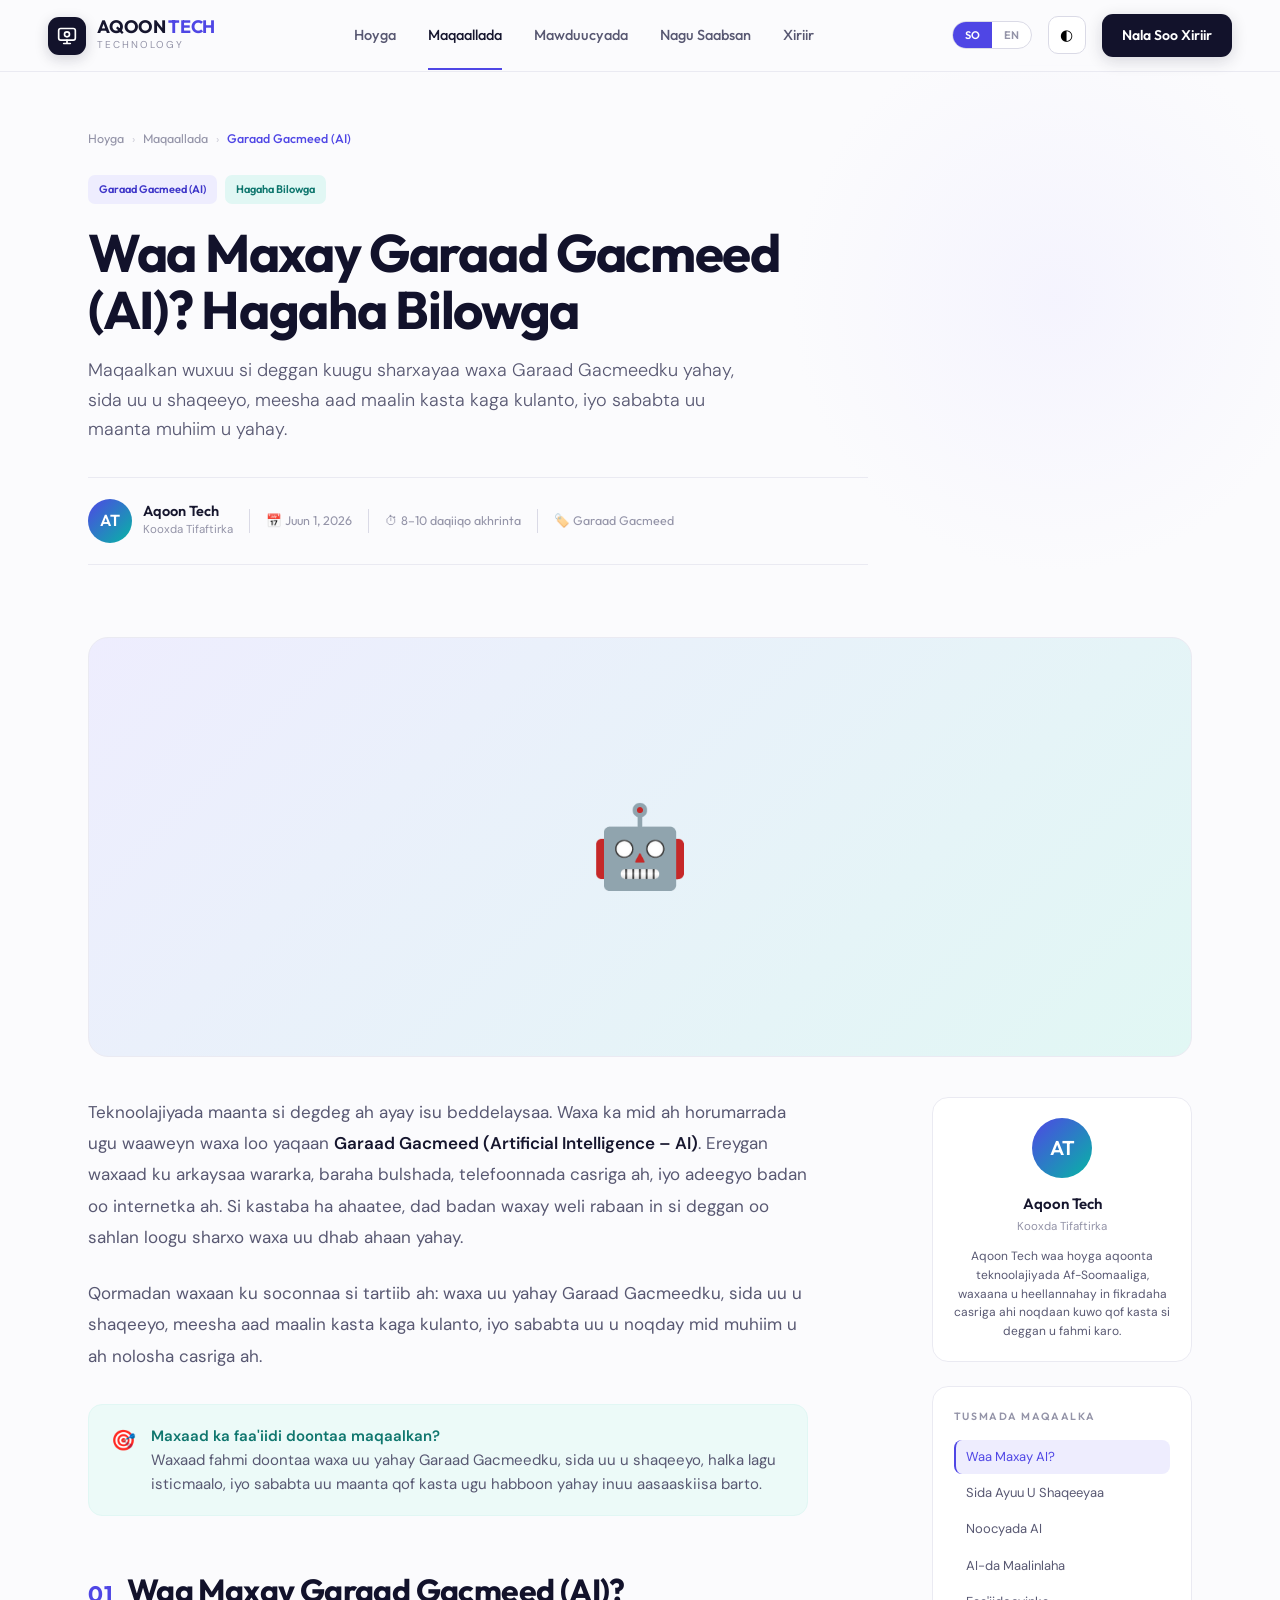
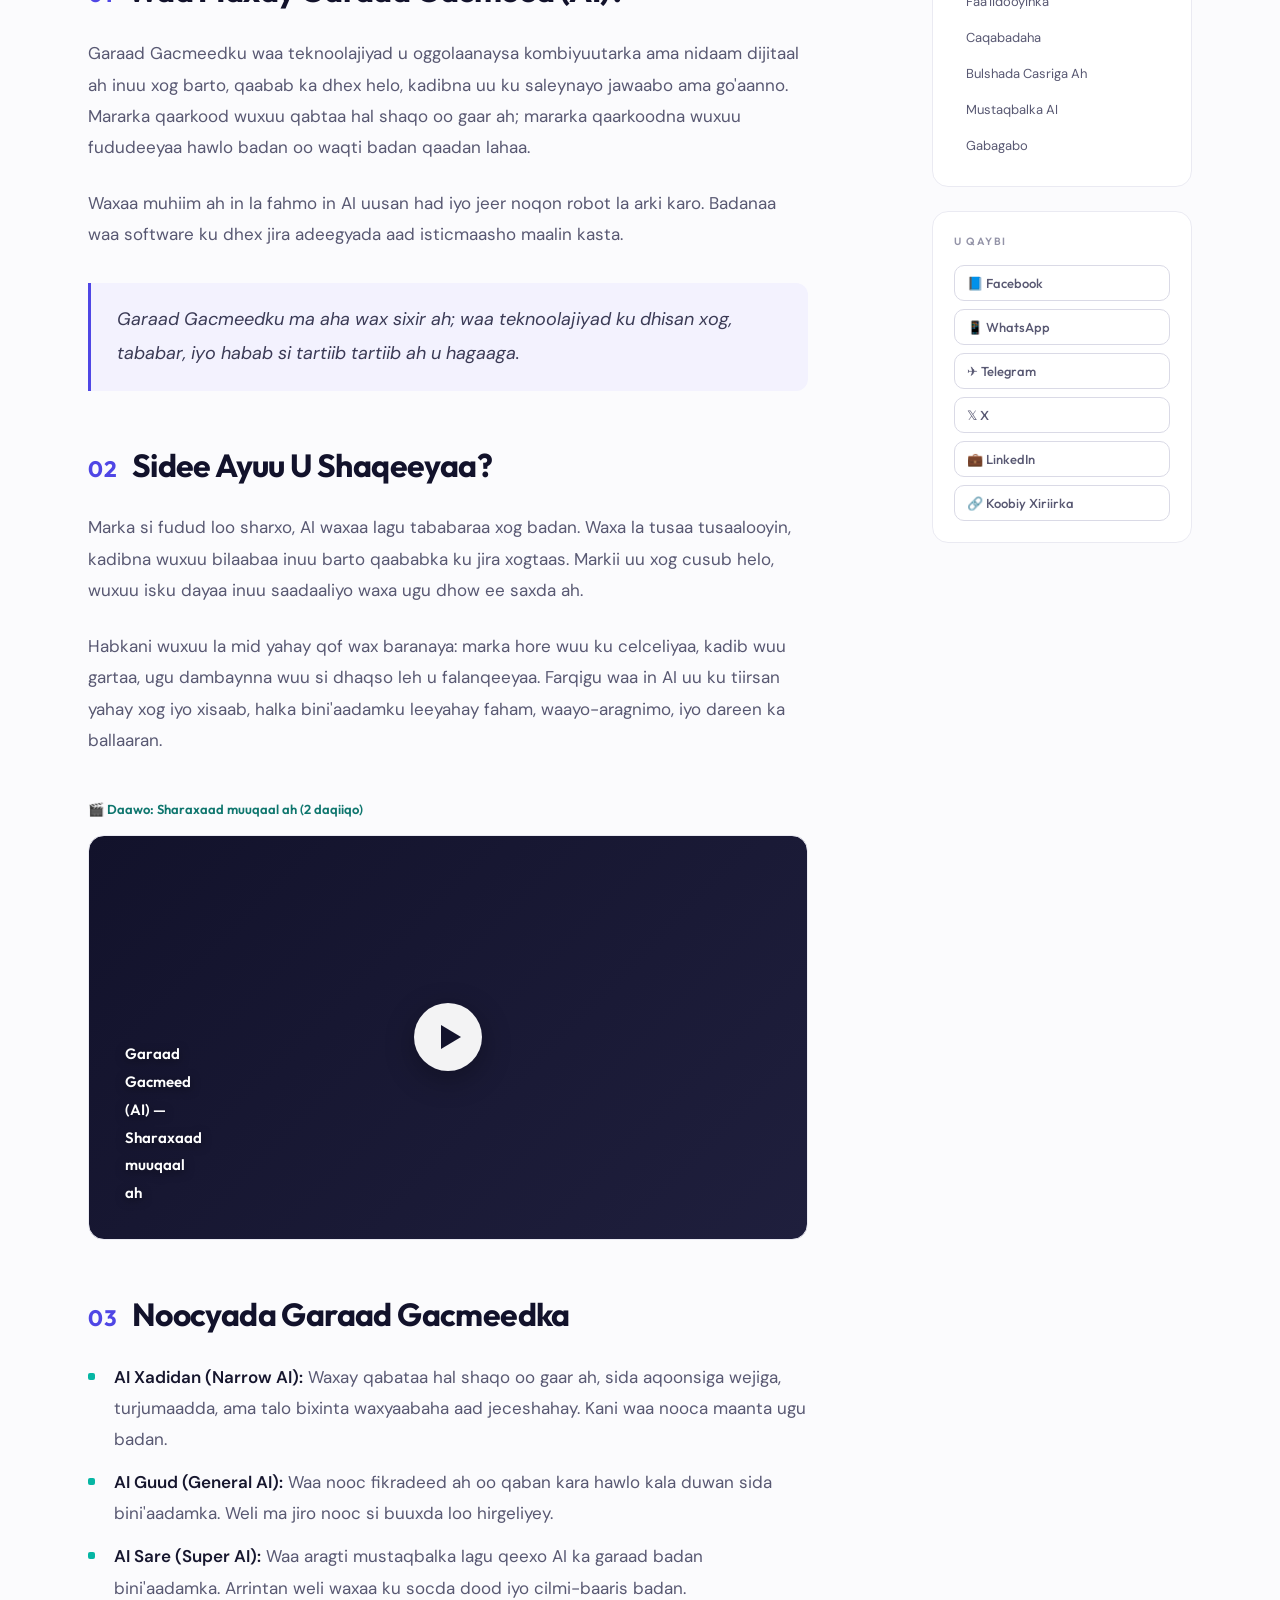
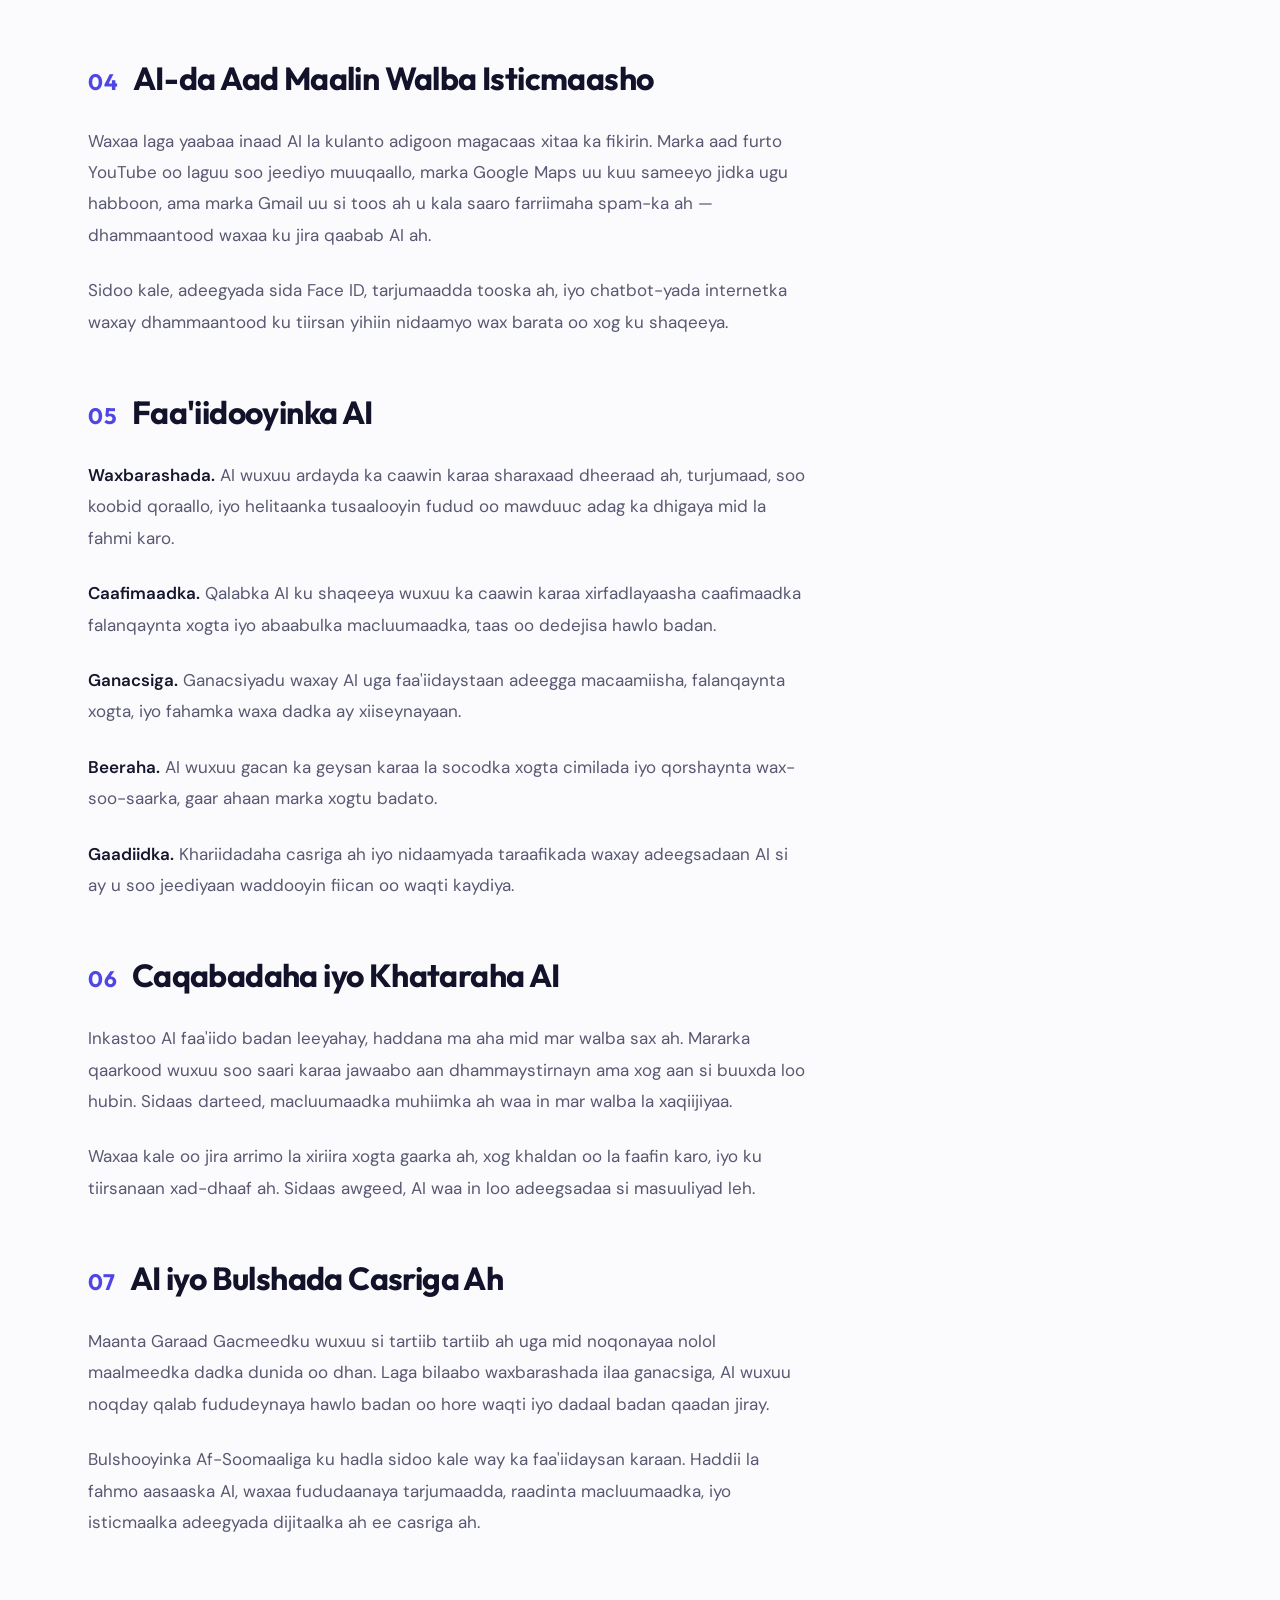
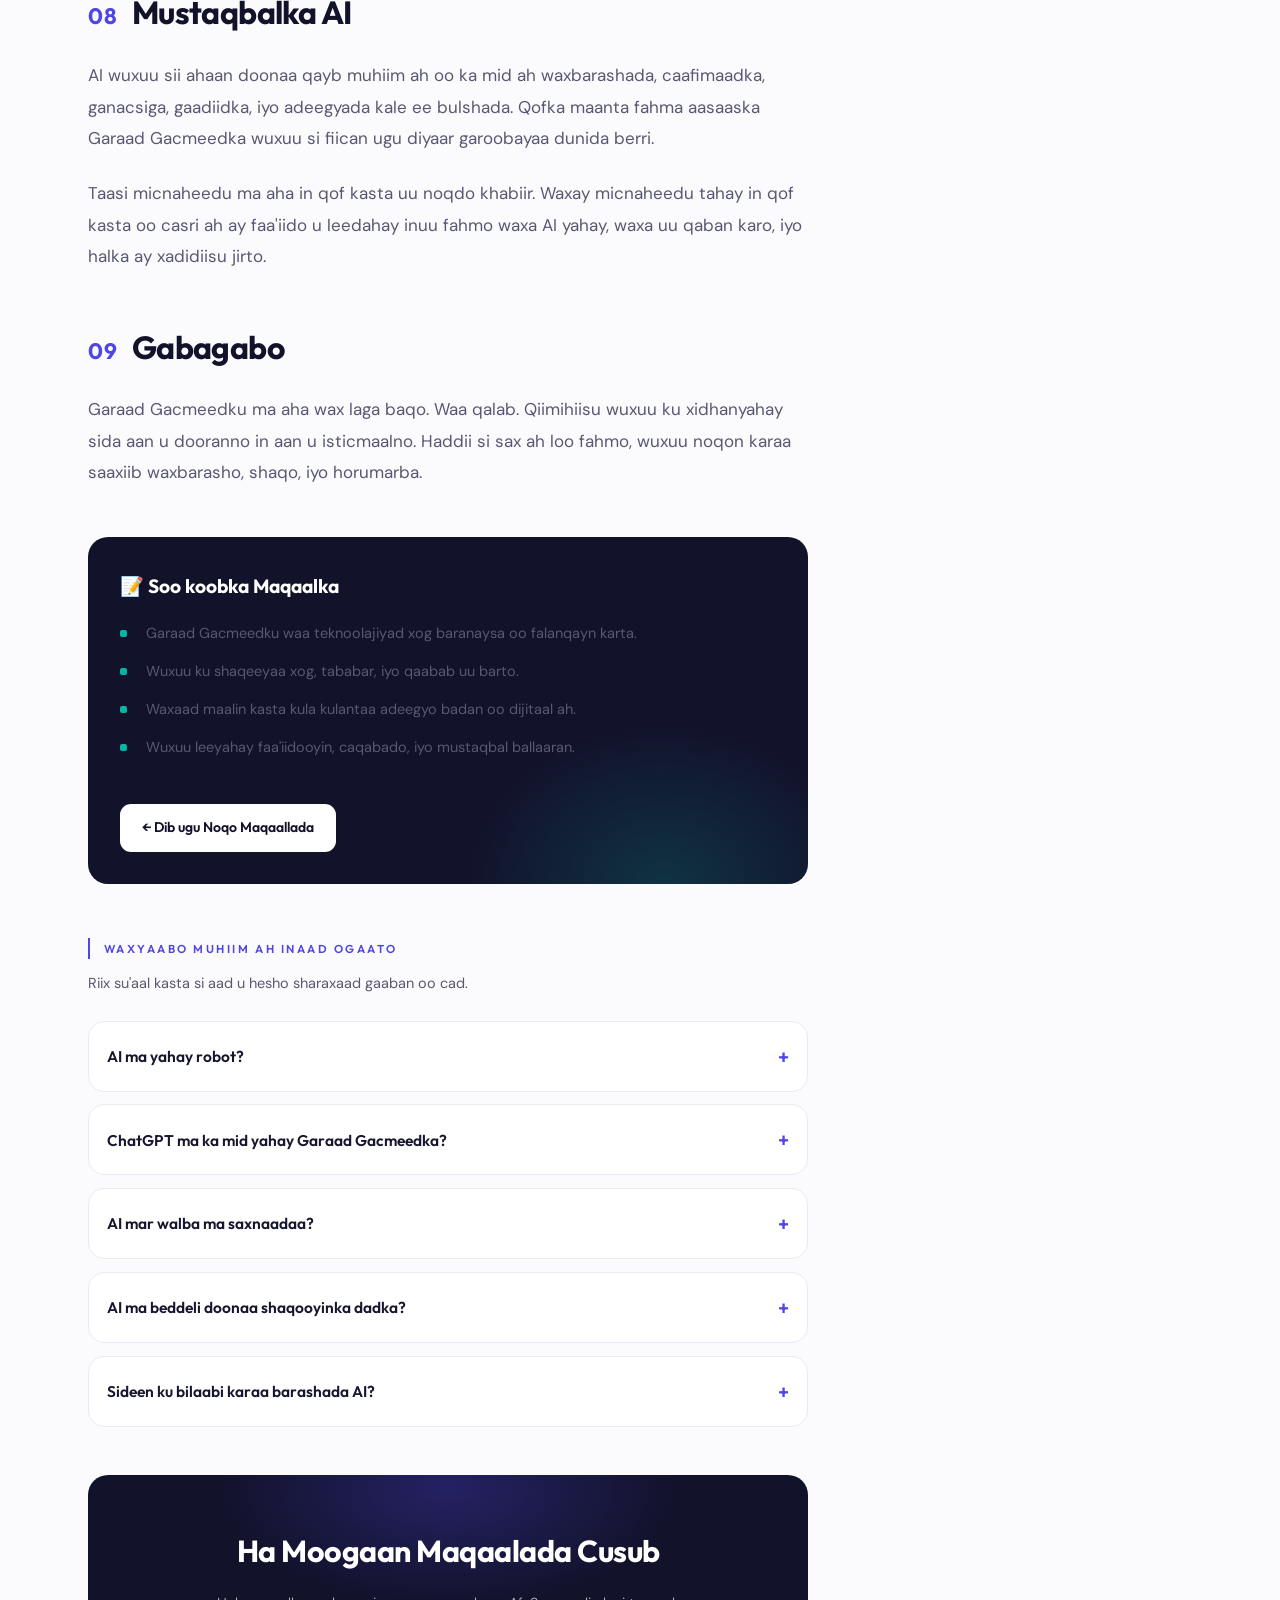
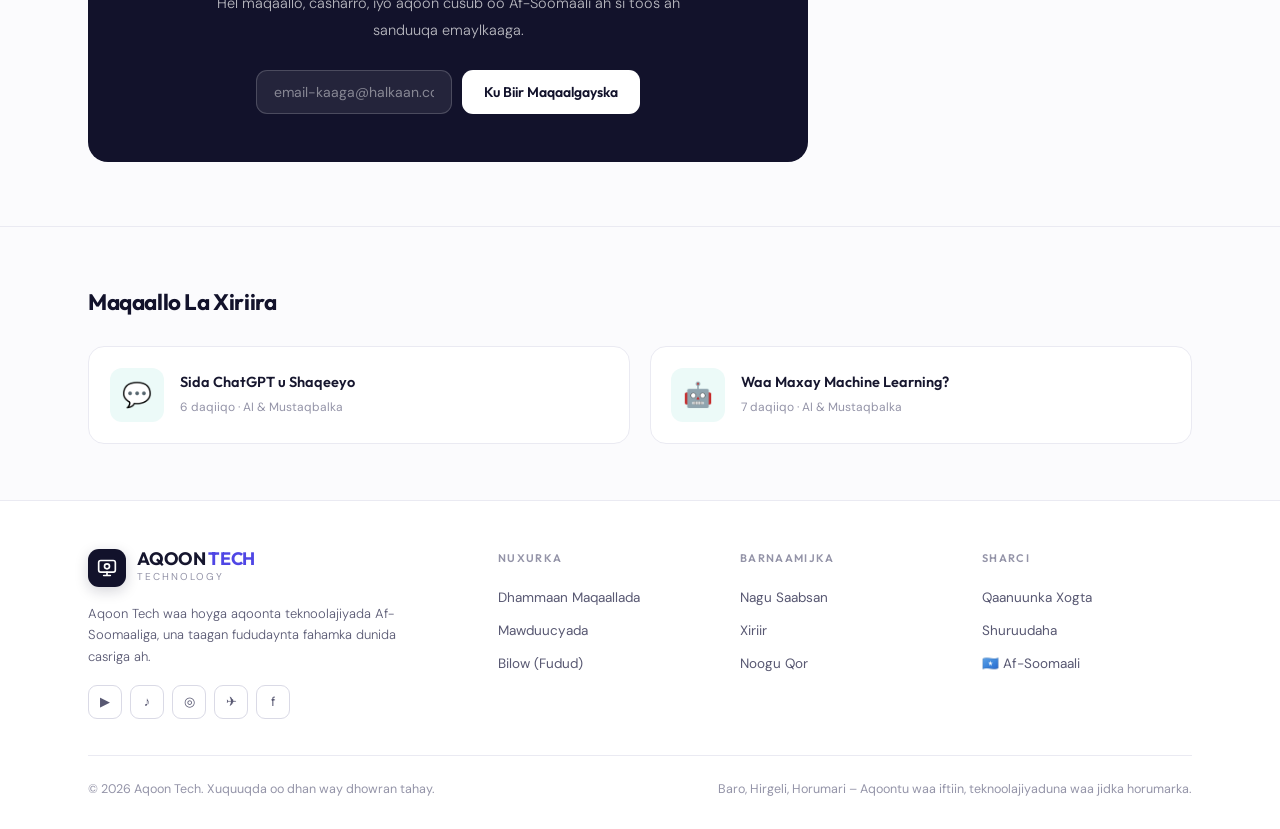
<file: pages/article.html>
<!DOCTYPE html>
<html lang="so" data-theme="light">
<head>
<meta charset="UTF-8">
<meta name="viewport" content="width=device-width, initial-scale=1.0">
<title>Waa Maxay Garaad Gacmeed (AI)? Hagaha Bilowga — Aqoon Tech</title>
<link rel="preconnect" href="https://fonts.googleapis.com">
<link rel="preconnect" href="https://fonts.gstatic.com" crossorigin>
<link href="https://fonts.googleapis.com/css2?family=Outfit:wght@300;400;500;600;700;800&family=DM+Sans:ital,opsz,wght@0,9..40,300;0,9..40,400;0,9..40,500;1,9..40,400&display=swap" rel="stylesheet">
<style>
:root{
  --ink:#12122B;--ink-2:#3A3A55;
  --paper:#FBFBFD;--surface:#FFFFFF;--surface-2:#F4F4FA;
  --tint-indigo:#F3F2FE;--tint-teal:#ECFAF8;
  --text:#16162E;--text-2:#585872;--text-3:#9494A8;
  --border:#EAEAF2;--border-2:#DADAE6;
  --indigo:#4F46E5;--indigo-dk:#3F37C9;--indigo-lt:#EEEDFE;
  --teal:#06B6A4;--teal-br:#0FD9C3;--teal-dk:#0F766E;--teal-lt:#E1F7F4;
  --amber-lt:#FAEEDA;--amber-dk:#854F0B;
  --display:'Outfit',sans-serif;--body:'DM Sans',sans-serif;
  --ease:cubic-bezier(.4,0,.2,1);--spring:cubic-bezier(.34,1.56,.64,1);
  --nav-h:72px;--max:1200px;
}
[data-theme="dark"]{
  --ink:#EDEDF7;--ink-2:#B8B8CC;
  --paper:#0C0C16;--surface:#13131F;--surface-2:#171725;
  --tint-indigo:#15152A;--tint-teal:#0E1A20;
  --text:#EDEDF7;--text-2:#A0A0B8;--text-3:#6A6A82;
  --border:#23233A;--border-2:#2E2E48;
  --indigo:#7C75F0;--indigo-lt:rgba(79,70,229,.16);
  --teal:#2DD4BF;--teal-br:#2DD4BF;--teal-lt:rgba(6,182,164,.16);
  --amber-lt:rgba(232,160,32,.16);--amber-dk:#F5C572;
}
*,*::before,*::after{box-sizing:border-box;margin:0;padding:0}
html{scroll-behavior:smooth}
body{font-family:var(--body);background:var(--paper);color:var(--text);line-height:1.7;font-size:16px;-webkit-font-smoothing:antialiased;overflow-x:hidden}
.wrap{max-width:var(--max);margin:0 auto;padding:0 clamp(1.25rem,5vw,3rem)}
a{text-decoration:none;color:inherit}

/* reading progress */
#progress{position:fixed;top:0;left:0;height:3px;width:0;background:linear-gradient(90deg,var(--indigo),var(--teal-br));z-index:200;transition:width .1s linear}

.kicker{display:inline-flex;align-items:center;gap:.55rem;font-family:var(--display);font-size:11.5px;font-weight:600;letter-spacing:.22em;text-transform:uppercase;color:var(--indigo);padding-left:.85rem;border-left:2px solid var(--indigo)}

/* NAV */
nav.bar{position:fixed;top:0;left:0;right:0;z-index:100;height:var(--nav-h);display:flex;align-items:center;justify-content:space-between;padding:0 clamp(1.25rem,5vw,3rem);background:color-mix(in srgb,var(--paper) 85%,transparent);backdrop-filter:blur(16px);border-bottom:1px solid var(--border);transition:height .35s var(--ease)}
nav.bar.scrolled{height:64px;box-shadow:0 4px 24px rgba(18,18,43,.06)}
.logo{display:flex;align-items:center;gap:.7rem}
.logo-mark{width:38px;height:38px;border-radius:11px;background:var(--ink);display:grid;place-items:center;box-shadow:0 4px 14px rgba(18,18,43,.18)}
.logo-name{font-family:var(--display);font-weight:700;font-size:18px;letter-spacing:-.3px;color:var(--text);line-height:1}
.logo-name span{color:var(--indigo)}
.logo-tag{font-family:var(--body);font-size:10px;letter-spacing:.2em;text-transform:uppercase;color:var(--text-3)}
.links{display:flex;gap:2rem;align-items:center}
.links a{font-family:var(--display);font-size:14.5px;font-weight:500;color:var(--text-2);transition:color .2s;position:relative}
.links a:hover,.links a.on{color:var(--text)}
.links a.on::after{content:'';position:absolute;left:0;right:0;bottom:-22px;height:2px;background:var(--indigo)}
.nav-right{display:flex;align-items:center;gap:1rem}
.lang{display:flex;border:1px solid var(--border-2);border-radius:99px;overflow:hidden;background:var(--surface)}
.lang button{border:none;background:transparent;font-family:var(--display);font-size:11px;font-weight:600;padding:6px 12px;cursor:pointer;color:var(--text-3);transition:.2s}
.lang button.active{background:var(--indigo);color:#fff}
.icon-btn{width:38px;height:38px;border-radius:10px;border:1px solid var(--border-2);background:var(--surface);cursor:pointer;font-size:15px;display:grid;place-items:center;transition:.2s}
.icon-btn:hover{border-color:var(--indigo)}
.cta{font-family:var(--display);font-weight:600;font-size:14px;background:var(--ink);color:#fff;padding:10px 20px;border-radius:11px;transition:transform .15s var(--spring),box-shadow .2s;box-shadow:0 4px 16px rgba(18,18,43,.16)}
.cta:hover{transform:translateY(-2px)}

/* ARTICLE HEADER */
.art-head{padding-top:calc(var(--nav-h) + clamp(2rem,5vw,3.5rem));padding-bottom:2rem;position:relative;overflow:hidden}
.art-head::before{content:'';position:absolute;top:0;right:-5%;width:45%;height:100%;background:radial-gradient(ellipse at center,var(--tint-indigo) 0%,transparent 65%);opacity:.8;pointer-events:none}
.crumb{position:relative;display:flex;align-items:center;gap:.5rem;font-family:var(--display);font-size:12.5px;color:var(--text-3);margin-bottom:1.6rem}
.crumb a:hover{color:var(--indigo)}
.crumb .sep{opacity:.4}
.crumb .cur{color:var(--indigo);font-weight:500}
.art-head-grid{position:relative;max-width:780px}
.tagrow{display:flex;gap:.5rem;margin-bottom:1.3rem}
.tag{display:inline-block;font-family:var(--display);font-size:11px;font-weight:600;padding:5px 11px;border-radius:7px}
.tag-indigo{background:var(--indigo-lt);color:var(--indigo-dk)}
.tag-teal{background:var(--teal-lt);color:var(--teal-dk)}
.art-title{font-family:var(--display);font-weight:700;font-size:clamp(2.1rem,4.4vw,3.3rem);line-height:1.08;letter-spacing:-1.3px;color:var(--ink);margin-bottom:1.1rem}
.art-sub{font-size:18px;color:var(--text-2);line-height:1.65;font-weight:300;max-width:42rem;margin-bottom:2rem}
.art-meta{display:flex;align-items:center;gap:1rem;flex-wrap:wrap;padding-block:1.3rem;border-top:1px solid var(--border);border-bottom:1px solid var(--border)}
.author{display:flex;align-items:center;gap:.7rem}
.author-av{width:44px;height:44px;border-radius:50%;background:linear-gradient(135deg,var(--indigo),var(--teal));display:grid;place-items:center;color:#fff;font-family:var(--display);font-weight:600;font-size:16px}
.author-n{font-family:var(--display);font-weight:600;font-size:14.5px;color:var(--text);line-height:1.2}
.author-r{font-size:11.5px;color:var(--text-3)}
.meta-pipe{width:1px;height:24px;background:var(--border-2)}
.meta-i{display:flex;align-items:center;gap:.4rem;font-family:var(--display);font-size:12.5px;color:var(--text-3)}

/* HERO IMG */
.art-hero-img{position:relative;height:clamp(220px,38vw,420px);border-radius:20px;margin:2.5rem 0;display:grid;place-items:center;font-size:5rem;background:linear-gradient(135deg,#EEEDFE,#E1F7F4);border:1px solid var(--border);overflow:hidden}
[data-theme="dark"] .art-hero-img{background:var(--surface-2)}

/* LAYOUT */
.art-layout{display:grid;grid-template-columns:1fr 260px;gap:clamp(2rem,5vw,4rem);align-items:start;padding-bottom:4rem}
.art-body{max-width:720px;font-size:17px;line-height:1.85;color:var(--text)}
.art-body p{margin-bottom:1.5rem;color:var(--text-2)}
.art-body h2{font-family:var(--display);font-weight:700;font-size:clamp(1.5rem,2.6vw,2rem);letter-spacing:-.6px;color:var(--ink);margin:2.8rem 0 1.1rem;scroll-margin-top:90px;display:flex;align-items:baseline;gap:.85rem}
.art-body h2 .n{color:var(--indigo);font-weight:700;font-size:.7em;letter-spacing:.05em;flex-shrink:0}
.art-body strong{color:var(--text);font-weight:600}
.art-body ul{margin:0 0 1.5rem 0;padding-left:0;list-style:none}
.art-body ul li{position:relative;padding-left:1.6rem;margin-bottom:.7rem;color:var(--text-2)}
.art-body ul li::before{content:'';position:absolute;left:0;top:.65em;width:7px;height:7px;border-radius:2px;background:var(--teal)}
.art-body blockquote{margin:2rem 0;padding:1.3rem 1.6rem;background:var(--tint-indigo);border-left:3px solid var(--indigo);border-radius:0 12px 12px 0;font-size:18px;font-style:italic;color:var(--ink-2)}
.callout{display:flex;gap:.9rem;margin:2rem 0;padding:1.2rem 1.4rem;background:var(--tint-teal);border:1px solid var(--teal-lt);border-radius:14px;font-size:15px;color:var(--text-2);line-height:1.6}
.callout .ic{font-size:20px;flex-shrink:0}
.callout strong{color:var(--teal-dk)}

/* video embed */
.video-wrap{margin:2.5rem 0}
.video-label{display:flex;align-items:center;gap:.5rem;font-family:var(--display);font-size:13px;font-weight:600;color:var(--teal-dk);margin-bottom:.9rem}
.video-frame{position:relative;width:100%;aspect-ratio:16/9;border-radius:16px;overflow:hidden;background:linear-gradient(135deg,var(--ink),#1f1f3d);display:grid;place-items:center;border:1px solid var(--border);cursor:pointer;transition:transform .25s var(--ease)}
.video-frame:hover{transform:translateY(-3px)}
.video-frame iframe{position:absolute;inset:0;width:100%;height:100%;border:0}
.play-btn{width:68px;height:68px;border-radius:50%;background:rgba(255,255,255,.95);display:grid;place-items:center;box-shadow:0 8px 30px rgba(0,0,0,.3);z-index:2}
.play-btn::after{content:'';border-left:20px solid var(--ink);border-top:12px solid transparent;border-bottom:12px solid transparent;margin-left:5px}
.video-caption{position:absolute;bottom:16px;left:18px;z-index:2;color:#fff;font-family:var(--display);font-weight:600;font-size:15px;text-shadow:0 2px 10px rgba(0,0,0,.5)}
.video-sub{position:absolute;bottom:16px;left:18px;z-index:2}

.knowledge-wrap{margin-top:3rem}
.knowledge-title{margin-bottom:1rem}
.knowledge-title p{margin-top:.4rem;color:var(--text-2);font-size:14.5px}
.knowledge-list{display:grid;gap:.8rem}
.knowledge-item{background:var(--surface);border:1px solid var(--border);border-radius:16px;overflow:hidden;transition:box-shadow .2s,border-color .2s}
.knowledge-item[open]{border-color:var(--indigo)}
.knowledge-item summary{list-style:none;cursor:pointer;padding:1rem 1.1rem;font-family:var(--display);font-weight:600;font-size:15.5px;color:var(--text);display:flex;justify-content:space-between;align-items:center;gap:1rem}
.knowledge-item summary::-webkit-details-marker{display:none}
.knowledge-item summary::after{content:'+';font-size:20px;color:var(--indigo);flex-shrink:0;transition:transform .2s}
.knowledge-item[open] summary::after{transform:rotate(45deg)}
.knowledge-body{padding:0 1.1rem 1rem;color:var(--text-2);font-size:14.5px;line-height:1.75}

/* sidebar author card */
.side-author{background:var(--surface);border:1px solid var(--border);border-radius:16px;padding:1.3rem;text-align:center}
.side-author .av{width:60px;height:60px;border-radius:50%;background:linear-gradient(135deg,var(--indigo),var(--teal));display:grid;place-items:center;color:#fff;font-family:var(--display);font-weight:600;font-size:20px;margin:0 auto .8rem}
.side-author .nm{font-family:var(--display);font-weight:600;font-size:15px;color:var(--text)}
.side-author .rl{font-size:11.5px;color:var(--text-3);margin-bottom:.7rem}
.side-author .bio{font-size:12px;color:var(--text-2);line-height:1.55}

/* article newsletter */
.art-nl{background:var(--ink);border-radius:20px;padding:clamp(2rem,4vw,3rem);text-align:center;position:relative;overflow:hidden;margin-top:3rem}
.art-nl::after{content:'';position:absolute;top:-40%;left:50%;transform:translateX(-50%);width:70%;height:90%;background:radial-gradient(ellipse,rgba(79,70,229,.3),transparent 65%)}
.art-nl>*{position:relative;z-index:1}
.art-nl h3{font-family:var(--display);font-weight:700;color:#fff;font-size:clamp(1.4rem,2.6vw,1.9rem);letter-spacing:-.5px;margin-bottom:.7rem}
.art-nl p{color:rgba(255,255,255,.7);font-size:14.5px;font-weight:300;max-width:30rem;margin:0 auto 1.6rem}
.art-nl form{display:flex;gap:.6rem;max-width:24rem;margin:0 auto;flex-wrap:wrap;justify-content:center}
.art-nl input{flex:1;min-width:190px;font-family:var(--body);font-size:14px;padding:12px 17px;border-radius:11px;border:1px solid rgba(255,255,255,.18);background:rgba(255,255,255,.08);color:#fff}
.art-nl input::placeholder{color:rgba(255,255,255,.45)}
.art-nl button{font-family:var(--display);font-weight:600;font-size:14px;background:#fff;color:var(--ink);border:none;padding:12px 22px;border-radius:11px;cursor:pointer;transition:transform .15s var(--spring)}
.art-nl button:hover{transform:translateY(-2px)}

/* SIDEBAR */
.art-side{position:sticky;top:90px;display:flex;flex-direction:column;gap:1.5rem}
.toc-box{background:var(--surface);border:1px solid var(--border);border-radius:16px;padding:1.3rem}
.toc-label{font-family:var(--display);font-size:10.5px;font-weight:600;letter-spacing:.15em;text-transform:uppercase;color:var(--text-3);margin-bottom:.9rem}
.toc a{display:block;font-size:13px;color:var(--text-2);padding:6px 10px;border-radius:8px;border-left:2px solid transparent;transition:.2s;margin-bottom:2px}
.toc a:hover,.toc a.on{color:var(--indigo);background:var(--indigo-lt);border-left-color:var(--indigo)}
.share-box{background:var(--surface);border:1px solid var(--border);border-radius:16px;padding:1.3rem}
.share-btns{display:flex;flex-direction:column;gap:.5rem}
.sh{display:flex;align-items:center;gap:.6rem;font-family:var(--display);font-size:13px;font-weight:500;padding:9px 12px;border:1px solid var(--border-2);border-radius:10px;background:var(--surface);cursor:pointer;color:var(--text-2);transition:.2s}
.sh:hover{transform:translateY(-2px);color:var(--text);border-color:var(--indigo)}

/* SUMMARY */
.summary{background:var(--ink);border-radius:20px;padding:2rem;margin-top:3rem;position:relative;overflow:hidden}
.summary::after{content:'';position:absolute;bottom:-50%;right:-10%;width:60%;height:100%;background:radial-gradient(ellipse,rgba(6,182,164,.2),transparent 65%)}
.summary>*{position:relative;z-index:1}
.summary h3{font-family:var(--display);font-weight:700;color:#fff;font-size:1.2rem;margin-bottom:1rem}
.summary li{color:rgba(255,255,255,.72);font-size:14.5px;padding-left:1.6rem;position:relative;margin-bottom:.6rem;list-style:none}
.summary li::before{content:'';position:absolute;left:0;top:.6em;width:6px;height:6px;border-radius:50%;background:var(--teal-br)}
.summary .btn{display:inline-block;margin-top:1.2rem;background:#fff;color:var(--ink);font-family:var(--display);font-weight:600;font-size:14px;padding:11px 22px;border-radius:11px;transition:transform .15s var(--spring)}
.summary .btn:hover{transform:translateY(-2px)}

/* RELATED */
.related{border-top:1px solid var(--border);padding:3.5rem 0}
.related h3{font-family:var(--display);font-weight:700;font-size:1.4rem;color:var(--ink);margin-bottom:1.6rem;letter-spacing:-.4px}
.rel-grid{display:grid;grid-template-columns:repeat(2,1fr);gap:1.2rem}
.rel-card{background:var(--surface);border:1px solid var(--border);border-radius:16px;padding:1.3rem;display:flex;gap:1rem;align-items:center;transition:.25s;cursor:pointer}
.rel-card:hover{transform:translateY(-4px);box-shadow:0 18px 44px rgba(18,18,43,.12)}
.rel-ic{width:54px;height:54px;border-radius:12px;display:grid;place-items:center;font-size:24px;background:var(--tint-teal);flex-shrink:0}
.rel-h{font-family:var(--display);font-weight:600;font-size:14.5px;color:var(--text);line-height:1.3;margin-bottom:.3rem}
.rel-m{font-size:12px;color:var(--text-3)}

footer{border-top:1px solid var(--border);background:var(--surface);padding-block:3rem 1.8rem}
.foot-grid{display:grid;grid-template-columns:1.8fr 1fr 1fr 1fr;gap:2rem}
.foot-brand .logo{margin-bottom:1rem}
.foot-about{font-size:13px;color:var(--text-2);line-height:1.65;font-weight:300;max-width:20rem;margin-bottom:1.1rem}
.foot-social{display:flex;gap:.5rem}
.foot-social a{width:34px;height:34px;border-radius:9px;border:1px solid var(--border-2);display:grid;place-items:center;font-size:13px;color:var(--text-2);transition:.2s}
.foot-social a:hover{border-color:var(--indigo);color:var(--indigo);transform:translateY(-2px)}
.foot-col h4{font-family:var(--display);font-size:11px;font-weight:600;letter-spacing:.12em;text-transform:uppercase;color:var(--text-3);margin-bottom:.9rem}
.foot-col a{display:block;font-size:13.5px;color:var(--text-2);padding:.32rem 0;transition:color .2s}
.foot-col a:hover{color:var(--indigo)}
.foot-bottom{display:flex;justify-content:space-between;margin-top:2.3rem;padding-top:1.4rem;border-top:1px solid var(--border);font-size:12.5px;color:var(--text-3);flex-wrap:wrap;gap:.5rem}

@media(max-width:900px){
  .links{display:none}
  .art-layout{grid-template-columns:1fr}
  .art-side{display:none}
  .rel-grid{grid-template-columns:1fr}
  .foot-grid{grid-template-columns:1fr 1fr}.foot-brand{grid-column:1/-1}
}
</style>
</head>
<body>
<div id="progress"></div>

<nav class="bar" id="nav">
  <a href="../index.html" class="logo">
    <div class="logo-mark"><svg width="20" height="20" viewBox="0 0 24 24" fill="none" stroke="#fff" stroke-width="2" stroke-linecap="round" stroke-linejoin="round"><rect x="2" y="3" width="20" height="14" rx="2.5"/><path d="M8 21h8M12 17v4"/><circle cx="12" cy="10" r="3"/></svg></div>
    <div><div class="logo-name">AQOON <span>TECH</span></div><div class="logo-tag">Technology</div></div>
  </a>
  <div class="links"><a href="../index.html" data-so="Hoyga" data-en="Home">Hoyga</a><a href="articles.html" class="on" data-so="Maqaallada" data-en="Articles">Maqaallada</a><a href="categories.html" data-so="Mawduucyada" data-en="Categories">Mawduucyada</a><a href="about.html" data-so="Nagu Saabsan" data-en="About">Nagu Saabsan</a><a href="contact.html" data-so="Xiriir" data-en="Contact">Xiriir</a></div>
  <div class="nav-right">
    <div class="lang"><button id="lang-so" class="active" onclick="setLang('so')">SO</button><button id="lang-en" onclick="setLang('en')">EN</button></div>
    <button class="icon-btn" onclick="toggleTheme()">◐</button>
    <a href="contact.html" class="cta" data-so="Nala Soo Xiriir" data-en="Get in Touch">Nala Soo Xiriir</a>
  </div>
</nav>

<header class="art-head">
  <div class="wrap">
    <nav class="crumb"><a href="../index.html" data-so="Hoyga" data-en="Home">Hoyga</a><span class="sep">›</span><a href="articles.html" data-so="Maqaallada" data-en="Articles">Maqaallada</a><span class="sep">›</span><span class="cur">Garaad Gacmeed (AI)</span></nav>
    <div class="art-head-grid">
      <div class="tagrow"><span class="tag tag-indigo" data-so="Garaad Gacmeed (AI)" data-en="Artificial Intelligence (AI)">Garaad Gacmeed (AI)</span><span class="tag tag-teal" data-so="Hagaha Bilowga" data-en="Beginner's Guide">Hagaha Bilowga</span></div>
      <h1 class="art-title" data-so="Waa Maxay Garaad Gacmeed (AI)? Hagaha Bilowga" data-en="What Is Artificial Intelligence (AI)? A Beginner's Guide">Waa Maxay Garaad Gacmeed (AI)? Hagaha Bilowga</h1>
      <p class="art-sub" data-so="Maqaalkan wuxuu si deggan kuugu sharxayaa waxa Garaad Gacmeedku yahay, sida uu u shaqeeyo, meesha aad maalin kasta kaga kulanto, iyo sababta uu maanta muhiim u yahay." data-en="This article calmly walks you through what AI is, how it works, where you meet it every day, and why it matters now.">Maqaalkan wuxuu si deggan kuugu sharxayaa waxa Garaad Gacmeedku yahay, sida uu u shaqeeyo, meesha aad maalin kasta kaga kulanto, iyo sababta uu maanta muhiim u yahay.</p>
      <div class="art-meta">
        <div class="author"><div class="author-av">AT</div><div><div class="author-n">Aqoon Tech</div><div class="author-r" data-so="Kooxda Tifaftirka" data-en="Editorial Team">Kooxda Tifaftirka</div></div></div>
        <span class="meta-pipe"></span>
        <span class="meta-i" data-so="📅 Juun 1, 2026" data-en="📅 June 1, 2026">📅 Juun 1, 2026</span>
        <span class="meta-pipe"></span>
        <span class="meta-i" data-so="⏱ 8–10 daqiiqo akhrinta" data-en="⏱ 8–10 min read">⏱ 8–10 daqiiqo akhrinta</span>
        <span class="meta-pipe"></span>
        <span class="meta-i" data-so="🏷️ Garaad Gacmeed" data-en="🏷️ Artificial Intelligence">🏷️ Garaad Gacmeed</span>
      </div>
    </div>
  </div>
</header>

<div class="wrap">
  <div class="art-hero-img">🤖</div>
</div>

<div class="wrap art-layout">
  <article class="art-body">
    <p data-so="Teknoolajiyada maanta si degdeg ah ayay isu beddelaysaa. Waxa ka mid ah horumarrada ugu waaweyn waxa loo yaqaan <strong>Garaad Gacmeed (Artificial Intelligence – AI)</strong>. Ereygan waxaad ku arkaysaa wararka, baraha bulshada, telefoonnada casriga ah, iyo adeegyo badan oo internetka ah. Si kastaba ha ahaatee, dad badan waxay weli rabaan in si deggan oo sahlan loogu sharxo waxa uu dhab ahaan yahay." data-en="Technology is changing fast these days. One of the biggest advances is what we call <strong>Artificial Intelligence (AI)</strong>. You see the term everywhere — in the news, on social media, on modern phones, and across countless online services. Yet many people still want a calm, simple explanation of what it actually is.">Teknoolajiyada maanta si degdeg ah ayay isu beddelaysaa. Waxa ka mid ah horumarrada ugu waaweyn waxa loo yaqaan <strong>Garaad Gacmeed (Artificial Intelligence – AI)</strong>. Ereygan waxaad ku arkaysaa wararka, baraha bulshada, telefoonnada casriga ah, iyo adeegyo badan oo internetka ah. Si kastaba ha ahaatee, dad badan waxay weli rabaan in si deggan oo sahlan loogu sharxo waxa uu dhab ahaan yahay.</p>
    <p data-so="Qormadan waxaan ku soconnaa si tartiib ah: waxa uu yahay Garaad Gacmeedku, sida uu u shaqeeyo, meesha aad maalin kasta kaga kulanto, iyo sababta uu u noqday mid muhiim u ah nolosha casriga ah." data-en="In this article we take it step by step: what AI is, how it works, where you meet it every day, and why it has become so important to modern life.">Qormadan waxaan ku soconnaa si tartiib ah: waxa uu yahay Garaad Gacmeedku, sida uu u shaqeeyo, meesha aad maalin kasta kaga kulanto, iyo sababta uu u noqday mid muhiim u ah nolosha casriga ah.</p>

    <div class="callout" data-so="<span class=&quot;ic&quot;>🎯</span><div><strong>Maxaad ka faa&#39;iidi doontaa maqaalkan?</strong><br>Waxaad fahmi doontaa waxa uu yahay Garaad Gacmeedku, sida uu u shaqeeyo, halka lagu isticmaalo, iyo sababta uu maanta qof kasta ugu habboon yahay inuu aasaaskiisa barto.</div>" data-en='<span class="ic">🎯</span><div><strong>What will you get from this article?</strong><br>You will come away understanding what AI is, how it works, where it is used, and why it makes sense for everyone today to learn its basics.</div>'><span class="ic">🎯</span><div><strong>Maxaad ka faa'iidi doontaa maqaalkan?</strong><br>Waxaad fahmi doontaa waxa uu yahay Garaad Gacmeedku, sida uu u shaqeeyo, halka lagu isticmaalo, iyo sababta uu maanta qof kasta ugu habboon yahay inuu aasaaskiisa barto.</div></div>

    <h2 id="s1" data-so='<span class="n">01</span>Waa Maxay Garaad Gacmeed (AI)?' data-en='<span class="n">01</span>What Is Artificial Intelligence (AI)?'><span class="n">01</span>Waa Maxay Garaad Gacmeed (AI)?</h2>
    <p data-so="Garaad Gacmeedku waa teknoolajiyad u oggolaanaysa kombiyuutarka ama nidaam dijitaal ah inuu xog barto, qaabab ka dhex helo, kadibna uu ku saleynayo jawaabo ama go'aanno. Mararka qaarkood wuxuu qabtaa hal shaqo oo gaar ah; mararka qaarkoodna wuxuu fududeeyaa hawlo badan oo waqti badan qaadan lahaa." data-en="AI is technology that lets a computer or digital system learn from data, find patterns in it, and then base answers or decisions on what it has learned. Sometimes it handles one specific task; other times it simplifies many jobs that would otherwise take a lot of time.">Garaad Gacmeedku waa teknoolajiyad u oggolaanaysa kombiyuutarka ama nidaam dijitaal ah inuu xog barto, qaabab ka dhex helo, kadibna uu ku saleynayo jawaabo ama go'aanno. Mararka qaarkood wuxuu qabtaa hal shaqo oo gaar ah; mararka qaarkoodna wuxuu fududeeyaa hawlo badan oo waqti badan qaadan lahaa.</p>
    <p data-so="Waxaa muhiim ah in la fahmo in AI uusan had iyo jeer noqon robot la arki karo. Badanaa waa software ku dhex jira adeegyada aad isticmaasho maalin kasta." data-en="It helps to remember that AI is not always a robot you can see. More often it is software living quietly inside the services you use every day.">Waxaa muhiim ah in la fahmo in AI uusan had iyo jeer noqon robot la arki karo. Badanaa waa software ku dhex jira adeegyada aad isticmaasho maalin kasta.</p>

    <blockquote data-so="Garaad Gacmeedku ma aha wax sixir ah; waa teknoolajiyad ku dhisan xog, tababar, iyo habab si tartiib tartiib ah u hagaaga." data-en="AI is not magic. It is technology built on data, training, and methods that improve it gradually, step by step.">Garaad Gacmeedku ma aha wax sixir ah; waa teknoolajiyad ku dhisan xog, tababar, iyo habab si tartiib tartiib ah u hagaaga.</blockquote>

    <h2 id="s2" data-so='<span class="n">02</span>Sidee Ayuu U Shaqeeyaa?' data-en='<span class="n">02</span>How Does It Work?'><span class="n">02</span>Sidee Ayuu U Shaqeeyaa?</h2>
    <p data-so="Marka si fudud loo sharxo, AI waxaa lagu tababaraa xog badan. Waxa la tusaa tusaalooyin, kadibna wuxuu bilaabaa inuu barto qaababka ku jira xogtaas. Markii uu xog cusub helo, wuxuu isku dayaa inuu saadaaliyo waxa ugu dhow ee saxda ah." data-en="Put simply, AI is trained on large amounts of data. It is shown examples, then it begins to learn the patterns within them. When it later meets new information, it tries to predict the answer that is most likely correct.">Marka si fudud loo sharxo, AI waxaa lagu tababaraa xog badan. Waxa la tusaa tusaalooyin, kadibna wuxuu bilaabaa inuu barto qaababka ku jira xogtaas. Markii uu xog cusub helo, wuxuu isku dayaa inuu saadaaliyo waxa ugu dhow ee saxda ah.</p>
    <p data-so="Habkani wuxuu la mid yahay qof wax baranaya: marka hore wuu ku celceliyaa, kadib wuu gartaa, ugu dambaynna wuu si dhaqso leh u falanqeeyaa. Farqigu waa in AI uu ku tiirsan yahay xog iyo xisaab, halka bini'aadamku leeyahay faham, waayo-aragnimo, iyo dareen ka ballaaran." data-en="This is much like a person learning: first you repeat, then you understand, and eventually you analyze quickly. The difference is that AI relies on data and math, while a human brings understanding, experience, and a far wider sense of the world.">Habkani wuxuu la mid yahay qof wax baranaya: marka hore wuu ku celceliyaa, kadib wuu gartaa, ugu dambaynna wuu si dhaqso leh u falanqeeyaa. Farqigu waa in AI uu ku tiirsan yahay xog iyo xisaab, halka bini'aadamku leeyahay faham, waayo-aragnimo, iyo dareen ka ballaaran.</p>

    <div class="video-wrap">
      <div class="video-label" data-so="🎬 Daawo: Sharaxaad muuqaal ah (2 daqiiqo)" data-en="🎬 Watch: A video explanation (2 min)">🎬 Daawo: Sharaxaad muuqaal ah (2 daqiiqo)</div>
      <div class="video-frame" aria-label="Video placeholder for AI explanation">
        <div class="play-btn"></div>
        <div class="video-sub"><span class="video-caption" data-so="Garaad Gacmeed (AI) — Sharaxaad muuqaal ah" data-en="Artificial Intelligence (AI) — A video explanation">Garaad Gacmeed (AI) — Sharaxaad muuqaal ah</span></div>
      </div>
    </div>

    <h2 id="s3" data-so='<span class="n">03</span>Noocyada Garaad Gacmeedka' data-en='<span class="n">03</span>The Types of AI'><span class="n">03</span>Noocyada Garaad Gacmeedka</h2>
    <ul>
      <li data-so="<strong>AI Xadidan (Narrow AI):</strong> Waxay qabataa hal shaqo oo gaar ah, sida aqoonsiga wejiga, turjumaadda, ama talo bixinta waxyaabaha aad jeceshahay. Kani waa nooca maanta ugu badan." data-en="<strong>Narrow AI:</strong> It handles one specific task — like face recognition, translation, or recommending things you might like. This is by far the most common type today."><strong>AI Xadidan (Narrow AI):</strong> Waxay qabataa hal shaqo oo gaar ah, sida aqoonsiga wejiga, turjumaadda, ama talo bixinta waxyaabaha aad jeceshahay. Kani waa nooca maanta ugu badan.</li>
      <li data-so="<strong>AI Guud (General AI):</strong> Waa nooc fikradeed ah oo qaban kara hawlo kala duwan sida bini'aadamka. Weli ma jiro nooc si buuxda loo hirgeliyey." data-en="<strong>General AI:</strong> A theoretical kind that could handle many different tasks the way a human does. It does not yet fully exist."><strong>AI Guud (General AI):</strong> Waa nooc fikradeed ah oo qaban kara hawlo kala duwan sida bini'aadamka. Weli ma jiro nooc si buuxda loo hirgeliyey.</li>
      <li data-so="<strong>AI Sare (Super AI):</strong> Waa aragti mustaqbalka lagu qeexo AI ka garaad badan bini'aadamka. Arrintan weli waxaa ku socda dood iyo cilmi-baaris badan." data-en="<strong>Super AI:</strong> A future idea describing an AI more intelligent than humans. It remains the subject of much debate and research."><strong>AI Sare (Super AI):</strong> Waa aragti mustaqbalka lagu qeexo AI ka garaad badan bini'aadamka. Arrintan weli waxaa ku socda dood iyo cilmi-baaris badan.</li>
    </ul>

    <h2 id="s4" data-so='<span class="n">04</span>AI-da Aad Maalin Walba Isticmaasho' data-en='<span class="n">04</span>The AI You Use Every Day'><span class="n">04</span>AI-da Aad Maalin Walba Isticmaasho</h2>
    <p data-so="Waxaa laga yaabaa inaad AI la kulanto adigoon magacaas xitaa ka fikirin. Marka aad furto YouTube oo laguu soo jeediyo muuqaallo, marka Google Maps uu kuu sameeyo jidka ugu habboon, ama marka Gmail uu si toos ah u kala saaro farriimaha spam-ka ah — dhammaantood waxaa ku jira qaabab AI ah." data-en="You probably meet AI without ever thinking of the name. When YouTube suggests videos for you, when Google Maps finds you the best route, or when Gmail automatically filters out spam — all of these have AI working behind them.">Waxaa laga yaabaa inaad AI la kulanto adigoon magacaas xitaa ka fikirin. Marka aad furto YouTube oo laguu soo jeediyo muuqaallo, marka Google Maps uu kuu sameeyo jidka ugu habboon, ama marka Gmail uu si toos ah u kala saaro farriimaha spam-ka ah — dhammaantood waxaa ku jira qaabab AI ah.</p>
    <p data-so="Sidoo kale, adeegyada sida Face ID, tarjumaadda tooska ah, iyo chatbot-yada internetka waxay dhammaantood ku tiirsan yihiin nidaamyo wax barata oo xog ku shaqeeya." data-en="Likewise, services like Face ID, live translation, and online chatbots all rely on systems that learn and run on data.">Sidoo kale, adeegyada sida Face ID, tarjumaadda tooska ah, iyo chatbot-yada internetka waxay dhammaantood ku tiirsan yihiin nidaamyo wax barata oo xog ku shaqeeya.</p>

    <h2 id="s5" data-so="<span class=&quot;n&quot;>05</span>Faa&#39;iidooyinka AI" data-en='<span class="n">05</span>The Benefits of AI'><span class="n">05</span>Faa'iidooyinka AI</h2>
    <p data-so="<strong>Waxbarashada.</strong> AI wuxuu ardayda ka caawin karaa sharaxaad dheeraad ah, turjumaad, soo koobid qoraallo, iyo helitaanka tusaalooyin fudud oo mawduuc adag ka dhigaya mid la fahmi karo." data-en="<strong>Education.</strong> AI can help students with extra explanations, translation, summarizing texts, and finding simple examples that turn a hard subject into something understandable."><strong>Waxbarashada.</strong> AI wuxuu ardayda ka caawin karaa sharaxaad dheeraad ah, turjumaad, soo koobid qoraallo, iyo helitaanka tusaalooyin fudud oo mawduuc adag ka dhigaya mid la fahmi karo.</p>
    <p data-so="<strong>Caafimaadka.</strong> Qalabka AI ku shaqeeya wuxuu ka caawin karaa xirfadlayaasha caafimaadka falanqaynta xogta iyo abaabulka macluumaadka, taas oo dedejisa hawlo badan." data-en="<strong>Healthcare.</strong> AI-powered tools can help medical professionals analyze data and organize information, speeding up many tasks."><strong>Caafimaadka.</strong> Qalabka AI ku shaqeeya wuxuu ka caawin karaa xirfadlayaasha caafimaadka falanqaynta xogta iyo abaabulka macluumaadka, taas oo dedejisa hawlo badan.</p>
    <p data-so="<strong>Ganacsiga.</strong> Ganacsiyadu waxay AI uga faa'iidaystaan adeegga macaamiisha, falanqaynta xogta, iyo fahamka waxa dadka ay xiiseynayaan." data-en="<strong>Business.</strong> Companies use AI for customer service, data analysis, and understanding what people are interested in."><strong>Ganacsiga.</strong> Ganacsiyadu waxay AI uga faa'iidaystaan adeegga macaamiisha, falanqaynta xogta, iyo fahamka waxa dadka ay xiiseynayaan.</p>
    <p data-so="<strong>Beeraha.</strong> AI wuxuu gacan ka geysan karaa la socodka xogta cimilada iyo qorshaynta wax-soo-saarka, gaar ahaan marka xogtu badato." data-en="<strong>Agriculture.</strong> AI can help track weather data and plan production, especially when there is a lot of data to work through."><strong>Beeraha.</strong> AI wuxuu gacan ka geysan karaa la socodka xogta cimilada iyo qorshaynta wax-soo-saarka, gaar ahaan marka xogtu badato.</p>
    <p data-so="<strong>Gaadiidka.</strong> Khariidadaha casriga ah iyo nidaamyada taraafikada waxay adeegsadaan AI si ay u soo jeediyaan waddooyin fiican oo waqti kaydiya." data-en="<strong>Transport.</strong> Modern maps and traffic systems use AI to suggest better routes that save you time."><strong>Gaadiidka.</strong> Khariidadaha casriga ah iyo nidaamyada taraafikada waxay adeegsadaan AI si ay u soo jeediyaan waddooyin fiican oo waqti kaydiya.</p>

    <h2 id="s6" data-so='<span class="n">06</span>Caqabadaha iyo Khataraha AI' data-en='<span class="n">06</span>The Challenges and Risks of AI'><span class="n">06</span>Caqabadaha iyo Khataraha AI</h2>
    <p data-so="Inkastoo AI faa'iido badan leeyahay, haddana ma aha mid mar walba sax ah. Mararka qaarkood wuxuu soo saari karaa jawaabo aan dhammaystirnayn ama xog aan si buuxda loo hubin. Sidaas darteed, macluumaadka muhiimka ah waa in mar walba la xaqiijiyaa." data-en="As useful as AI is, it is not always right. Sometimes it produces incomplete answers or information that has not been fully verified. For that reason, important details should always be double-checked.">Inkastoo AI faa'iido badan leeyahay, haddana ma aha mid mar walba sax ah. Mararka qaarkood wuxuu soo saari karaa jawaabo aan dhammaystirnayn ama xog aan si buuxda loo hubin. Sidaas darteed, macluumaadka muhiimka ah waa in mar walba la xaqiijiyaa.</p>
    <p data-so="Waxaa kale oo jira arrimo la xiriira xogta gaarka ah, xog khaldan oo la faafin karo, iyo ku tiirsanaan xad-dhaaf ah. Sidaas awgeed, AI waa in loo adeegsadaa si masuuliyad leh." data-en="There are also concerns around personal data, the spread of false information, and over-reliance. Because of this, AI should be used responsibly.">Waxaa kale oo jira arrimo la xiriira xogta gaarka ah, xog khaldan oo la faafin karo, iyo ku tiirsanaan xad-dhaaf ah. Sidaas awgeed, AI waa in loo adeegsadaa si masuuliyad leh.</p>

    <h2 id="s7" data-so='<span class="n">07</span>AI iyo Bulshada Casriga Ah' data-en='<span class="n">07</span>AI and Modern Society'><span class="n">07</span>AI iyo Bulshada Casriga Ah</h2>
    <p data-so="Maanta Garaad Gacmeedku wuxuu si tartiib tartiib ah uga mid noqonayaa nolol maalmeedka dadka dunida oo dhan. Laga bilaabo waxbarashada ilaa ganacsiga, AI wuxuu noqday qalab fududeynaya hawlo badan oo hore waqti iyo dadaal badan qaadan jiray." data-en="Today AI is gradually becoming part of daily life for people all over the world. From education to business, it has become a tool that simplifies many tasks that once took a lot of time and effort.">Maanta Garaad Gacmeedku wuxuu si tartiib tartiib ah uga mid noqonayaa nolol maalmeedka dadka dunida oo dhan. Laga bilaabo waxbarashada ilaa ganacsiga, AI wuxuu noqday qalab fududeynaya hawlo badan oo hore waqti iyo dadaal badan qaadan jiray.</p>
    <p data-so="Bulshooyinka Af-Soomaaliga ku hadla sidoo kale way ka faa'iidaysan karaan. Haddii la fahmo aasaaska AI, waxaa fududaanaya tarjumaadda, raadinta macluumaadka, iyo isticmaalka adeegyada dijitaalka ah ee casriga ah." data-en="Somali-speaking communities can benefit too. Once you understand the basics of AI, it becomes easier to translate, find information, and make use of modern digital services.">Bulshooyinka Af-Soomaaliga ku hadla sidoo kale way ka faa'iidaysan karaan. Haddii la fahmo aasaaska AI, waxaa fududaanaya tarjumaadda, raadinta macluumaadka, iyo isticmaalka adeegyada dijitaalka ah ee casriga ah.</p>

    <h2 id="s8" data-so='<span class="n">08</span>Mustaqbalka AI' data-en='<span class="n">08</span>The Future of AI'><span class="n">08</span>Mustaqbalka AI</h2>
    <p data-so="AI wuxuu sii ahaan doonaa qayb muhiim ah oo ka mid ah waxbarashada, caafimaadka, ganacsiga, gaadiidka, iyo adeegyada kale ee bulshada. Qofka maanta fahma aasaaska Garaad Gacmeedka wuxuu si fiican ugu diyaar garoobayaa dunida berri." data-en="AI will keep being an important part of education, healthcare, business, transport, and other services in society. Anyone who understands its basics today is preparing themselves well for the world of tomorrow.">AI wuxuu sii ahaan doonaa qayb muhiim ah oo ka mid ah waxbarashada, caafimaadka, ganacsiga, gaadiidka, iyo adeegyada kale ee bulshada. Qofka maanta fahma aasaaska Garaad Gacmeedka wuxuu si fiican ugu diyaar garoobayaa dunida berri.</p>
    <p data-so="Taasi micnaheedu ma aha in qof kasta uu noqdo khabiir. Waxay micnaheedu tahay in qof kasta oo casri ah ay faa'iido u leedahay inuu fahmo waxa AI yahay, waxa uu qaban karo, iyo halka ay xadidiisu jirto." data-en="That does not mean everyone must become an expert. It means anyone living in the modern world benefits from understanding what AI is, what it can do, and where its limits lie.">Taasi micnaheedu ma aha in qof kasta uu noqdo khabiir. Waxay micnaheedu tahay in qof kasta oo casri ah ay faa'iido u leedahay inuu fahmo waxa AI yahay, waxa uu qaban karo, iyo halka ay xadidiisu jirto.</p>

    <h2 id="s9" data-so='<span class="n">09</span>Gabagabo' data-en='<span class="n">09</span>Conclusion'><span class="n">09</span>Gabagabo</h2>
    <p data-so="Garaad Gacmeedku ma aha wax laga baqo. Waa qalab. Qiimihiisu wuxuu ku xidhanyahay sida aan u dooranno in aan u isticmaalno. Haddii si sax ah loo fahmo, wuxuu noqon karaa saaxiib waxbarasho, shaqo, iyo horumarba." data-en="AI is nothing to fear. It is a tool. Its value depends on how we choose to use it. Understood well, it can become a companion in learning, in work, and in progress.">Garaad Gacmeedku ma aha wax laga baqo. Waa qalab. Qiimihiisu wuxuu ku xidhanyahay sida aan u dooranno in aan u isticmaalno. Haddii si sax ah loo fahmo, wuxuu noqon karaa saaxiib waxbarasho, shaqo, iyo horumarba.</p>

    <div class="summary">
      <h3 data-so="📝 Soo koobka Maqaalka" data-en="📝 Article Summary">📝 Soo koobka Maqaalka</h3>
      <ul style="padding:0">
        <li data-so="Garaad Gacmeedku waa teknoolajiyad xog baranaysa oo falanqayn karta." data-en="AI is technology that learns from data and can analyze it.">Garaad Gacmeedku waa teknoolajiyad xog baranaysa oo falanqayn karta.</li>
        <li data-so="Wuxuu ku shaqeeyaa xog, tababar, iyo qaabab uu barto." data-en="It works through data, training, and patterns it learns.">Wuxuu ku shaqeeyaa xog, tababar, iyo qaabab uu barto.</li>
        <li data-so="Waxaad maalin kasta kula kulantaa adeegyo badan oo dijitaal ah." data-en="You meet it every day across many digital services.">Waxaad maalin kasta kula kulantaa adeegyo badan oo dijitaal ah.</li>
        <li data-so="Wuxuu leeyahay faa'iidooyin, caqabado, iyo mustaqbal ballaaran." data-en="It has real benefits, real challenges, and a wide future ahead.">Wuxuu leeyahay faa'iidooyin, caqabado, iyo mustaqbal ballaaran.</li>
      </ul>
      <a href="articles.html" class="btn" data-so="← Dib ugu Noqo Maqaallada" data-en="← Back to Articles">← Dib ugu Noqo Maqaallada</a>
    </div>

    <section class="knowledge-wrap" id="learn-more">
      <div class="knowledge-title">
        <span class="kicker" data-so="Waxyaabo Muhiim Ah Inaad Ogaato" data-en="Things Worth Knowing">Waxyaabo Muhiim Ah Inaad Ogaato</span>
        <p data-so="Riix su'aal kasta si aad u hesho sharaxaad gaaban oo cad." data-en="Tap any question to get a short, clear explanation.">Riix su'aal kasta si aad u hesho sharaxaad gaaban oo cad.</p>
      </div>
      <div class="knowledge-list">
        <details class="knowledge-item">
          <summary data-so="AI ma yahay robot?" data-en="Is AI a robot?">AI ma yahay robot?</summary>
          <div class="knowledge-body">
            <span data-so="Dad badan marka ay maqlaan AI waxay maskaxda ku sawiraan robot. Laakiin xaqiiqdu sidaas ma aha. AI badanaa waa software ama nidaam dijitaal ah oo xog barta, falanqeeya, ama go'aan ka caawiya. Robot-ku wuxuu isticmaali karaa AI, balse AI laftiisu kuma koobna robot keliya." data-en="Many people picture a robot when they hear AI, but that is not really the case. AI is usually software or a digital system that learns from data, analyzes it, or helps make decisions. A robot can use AI, but AI itself is not limited to robots.">Dad badan marka ay maqlaan AI waxay maskaxda ku sawiraan robot. Laakiin xaqiiqdu sidaas ma aha. AI badanaa waa software ama nidaam dijitaal ah oo xog barta, falanqeeya, ama go'aan ka caawiya. Robot-ku wuxuu isticmaali karaa AI, balse AI laftiisu kuma koobna robot keliya.</span>
          </div>
        </details>
        <details class="knowledge-item">
          <summary data-so="ChatGPT ma ka mid yahay Garaad Gacmeedka?" data-en="Is ChatGPT a form of AI?">ChatGPT ma ka mid yahay Garaad Gacmeedka?</summary>
          <div class="knowledge-body">
            <span data-so="Haa. ChatGPT waa adeeg ku shaqeeya Garaad Gacmeed. Wuxuu fahmaa qoraalka aad geliso, kadibna wuxuu isku dayaa inuu kuugu jawaabo si dabiici ah. Waa qalab faa'iido leh, balse weli wuxuu ku tiirsan yahay xog iyo tababar hore." data-en="Yes. ChatGPT is a service powered by AI. It understands the text you type, then tries to respond in a natural way. It is a useful tool, but it still depends on data and prior training.">Haa. ChatGPT waa adeeg ku shaqeeya Garaad Gacmeed. Wuxuu fahmaa qoraalka aad geliso, kadibna wuxuu isku dayaa inuu kuugu jawaabo si dabiici ah. Waa qalab faa'iido leh, balse weli wuxuu ku tiirsan yahay xog iyo tababar hore.</span>
          </div>
        </details>
        <details class="knowledge-item">
          <summary data-so="AI mar walba ma saxnaadaa?" data-en="Is AI always correct?">AI mar walba ma saxnaadaa?</summary>
          <div class="knowledge-body">
            <span data-so="Maya. AI mararka qaarkood wuu khaldami karaa ama wuxuu soo saari karaa xog aan dhammaystirnayn. Sidaas darteed, waxyaabaha muhiimka ah waa in la hubiyaa, gaar ahaan haddii ay la xiriiraan caafimaad, waxbarasho, ama go'aan shaqo." data-en="No. AI can sometimes be wrong or produce incomplete information. That is why important matters should be verified — especially anything involving health, education, or a work decision.">Maya. AI mararka qaarkood wuu khaldami karaa ama wuxuu soo saari karaa xog aan dhammaystirnayn. Sidaas darteed, waxyaabaha muhiimka ah waa in la hubiyaa, gaar ahaan haddii ay la xiriiraan caafimaad, waxbarasho, ama go'aan shaqo.</span>
          </div>
        </details>
        <details class="knowledge-item">
          <summary data-so="AI ma beddeli doonaa shaqooyinka dadka?" data-en="Will AI replace people's jobs?">AI ma beddeli doonaa shaqooyinka dadka?</summary>
          <div class="knowledge-body">
            <span data-so="AI wuxuu beddeli karaa habka shaqooyinka loo qabto, gaar ahaan hawlaha soo noqnoqda. Si kastaba ha ahaatee, waxaa weli muhiim ah xirfadaha bini'aadamka sida fikirka, hal-abuurka, iyo go'aan qaadashada. Sida ugu fiican, AI waa in loo arkaa qalab caawiya dadka, halkii laga arki lahaa wax gebi ahaanba beddelaya." data-en="AI can change how work gets done, especially repetitive tasks. Even so, human strengths like thinking, creativity, and judgment still matter. It is best to see AI as a tool that helps people, rather than something that replaces them entirely.">AI wuxuu beddeli karaa habka shaqooyinka loo qabto, gaar ahaan hawlaha soo noqnoqda. Si kastaba ha ahaatee, waxaa weli muhiim ah xirfadaha bini'aadamka sida fikirka, hal-abuurka, iyo go'aan qaadashada. Sida ugu fiican, AI waa in loo arkaa qalab caawiya dadka, halkii laga arki lahaa wax gebi ahaanba beddelaya.</span>
          </div>
        </details>
        <details class="knowledge-item">
          <summary data-so="Sideen ku bilaabi karaa barashada AI?" data-en="How can I start learning about AI?">Sideen ku bilaabi karaa barashada AI?</summary>
          <div class="knowledge-body">
            <span data-so="Ku bilow fahamka aasaaska: waxa uu yahay, sida uu u shaqeeyo, iyo meelaha lagu isticmaalo. Kadib waxaad si tartiib ah u baran kartaa qalab fudud oo maalin kasta la adeegsan karo. Aqoon yari halkan ka billaaban maayo; waxa ugu muhiimsan waa inaad si deggan u fahanto tallaabada koowaad." data-en="Start with the basics: what it is, how it works, and where it is used. Then you can gradually try simple tools you can use day to day. There is no shame in starting small — what matters most is calmly understanding that first step.">Ku bilow fahamka aasaaska: waxa uu yahay, sida uu u shaqeeyo, iyo meelaha lagu isticmaalo. Kadib waxaad si tartiib ah u baran kartaa qalab fudud oo maalin kasta la adeegsan karo. Aqoon yari halkan ka billaaban maayo; waxa ugu muhiimsan waa inaad si deggan u fahanto tallaabada koowaad.</span>
          </div>
        </details>
      </div>
    </section>

    <div class="art-nl">
      <h3 data-so="Ha Moogaan Maqaalada Cusub" data-en="Never Miss a New Article">Ha Moogaan Maqaalada Cusub</h3>
      <p data-so="Hel maqaallo, casharro, iyo aqoon cusub oo Af-Soomaali ah si toos ah sanduuqa emaylkaaga." data-en="Get new articles, lessons, and fresh knowledge in Somali — straight to your inbox.">Hel maqaallo, casharro, iyo aqoon cusub oo Af-Soomaali ah si toos ah sanduuqa emaylkaaga.</p>
      <form onsubmit="handleNewsletter(this);return false"><input type="email" required placeholder="email-kaaga@halkaan.com" data-ph-so="email-kaaga@halkaan.com" data-ph-en="your-email@example.com"><button type="submit" data-so="Ku Biir Maqaalgayska" data-en="Join the Newsletter">Ku Biir Maqaalgayska</button></form>
    </div>
  </article>

  <aside class="art-side">
    <div class="side-author">
      <div class="av">AT</div>
      <div class="nm">Aqoon Tech</div>
      <div class="rl" data-so="Kooxda Tifaftirka" data-en="Editorial Team">Kooxda Tifaftirka</div>
      <div class="bio" data-so="Aqoon Tech waa hoyga aqoonta teknoolajiyada Af-Soomaaliga, waxaana u heellannahay in fikradaha casriga ahi noqdaan kuwo qof kasta si deggan u fahmi karo." data-en="Aqoon Tech is the home of Somali-language technology knowledge, dedicated to making modern ideas something anyone can understand with ease.">Aqoon Tech waa hoyga aqoonta teknoolajiyada Af-Soomaaliga, waxaana u heellannahay in fikradaha casriga ahi noqdaan kuwo qof kasta si deggan u fahmi karo.</div>
    </div>
    <div class="toc-box">
      <div class="toc-label" data-so="Tusmada Maqaalka" data-en="Article Contents">Tusmada Maqaalka</div>
      <nav class="toc" id="toc">
        <a href="#s1" class="on" data-so="Waa Maxay AI?" data-en="What Is AI?">Waa Maxay AI?</a>
        <a href="#s2" data-so="Sida Ayuu U Shaqeeyaa" data-en="How It Works">Sida Ayuu U Shaqeeyaa</a>
        <a href="#s3" data-so="Noocyada AI" data-en="Types of AI">Noocyada AI</a>
        <a href="#s4" data-so="AI-da Maalinlaha" data-en="Everyday AI">AI-da Maalinlaha</a>
        <a href="#s5" data-so="Faa'iidooyinka" data-en="Benefits">Faa'iidooyinka</a>
        <a href="#s6" data-so="Caqabadaha" data-en="Challenges">Caqabadaha</a>
        <a href="#s7" data-so="Bulshada Casriga Ah" data-en="Modern Society">Bulshada Casriga Ah</a>
        <a href="#s8" data-so="Mustaqbalka AI" data-en="The Future of AI">Mustaqbalka AI</a>
        <a href="#s9" data-so="Gabagabo" data-en="Conclusion">Gabagabo</a>
      </nav>
    </div>
    <div class="share-box">
      <div class="toc-label" data-so="U Qaybi" data-en="Share">U Qaybi</div>
      <div class="share-btns">
        <button class="sh">📘 Facebook</button>
        <button class="sh">📱 WhatsApp</button>
        <button class="sh">✈ Telegram</button>
        <button class="sh">𝕏 X</button>
        <button class="sh">💼 LinkedIn</button>
        <button class="sh" data-so="🔗 Koobiy Xiriirka" data-en="🔗 Copy Link">🔗 Koobiy Xiriirka</button>
      </div>
    </div>
  </aside>
</div><section class="related">
  <div class="wrap">
    <h3 data-so="Maqaallo La Xiriira" data-en="Related Articles">Maqaallo La Xiriira</h3>
    <div class="rel-grid">
      <a class="rel-card"><div class="rel-ic">💬</div><div><div class="rel-h" data-so="Sida ChatGPT u Shaqeeyo" data-en="How ChatGPT Works">Sida ChatGPT u Shaqeeyo</div><div class="rel-m" data-so="6 daqiiqo · AI & Mustaqbalka" data-en="6 min · AI & Future">6 daqiiqo · AI & Mustaqbalka</div></div></a>
      <a class="rel-card"><div class="rel-ic">🤖</div><div><div class="rel-h" data-so="Waa Maxay Machine Learning?" data-en="What Is Machine Learning?">Waa Maxay Machine Learning?</div><div class="rel-m" data-so="7 daqiiqo · AI & Mustaqbalka" data-en="7 min · AI & Future">7 daqiiqo · AI & Mustaqbalka</div></div></a>
    </div>
  </div>
</section><footer>
  <div class="wrap">
    <div class="foot-grid">
      <div class="foot-brand">
        <a href="../index.html" class="logo">
          <div class="logo-mark"><svg width="20" height="20" viewBox="0 0 24 24" fill="none" stroke="#fff" stroke-width="2" stroke-linecap="round" stroke-linejoin="round"><rect x="2" y="3" width="20" height="14" rx="2.5"/><path d="M8 21h8M12 17v4"/><circle cx="12" cy="10" r="3"/></svg></div>
          <div><div class="logo-name">AQOON <span>TECH</span></div><div class="logo-tag">Technology</div></div>
        </a>
        <p class="foot-about" data-so="Aqoon Tech waa hoyga aqoonta teknoolajiyada Af-Soomaaliga, una taagan fududaynta fahamka dunida casriga ah." data-en="Aqoon Tech is the home of Somali-language technology knowledge, dedicated to making the modern world easier to understand.">Aqoon Tech waa hoyga aqoonta teknoolajiyada Af-Soomaaliga, una taagan fududaynta fahamka dunida casriga ah.</p>
        <div class="foot-social"><a href="#">▶</a><a href="#">♪</a><a href="#">◎</a><a href="#">✈</a><a href="#">f</a></div>
      </div>
      <div class="foot-col"><h4 data-so="Nuxurka" data-en="Content">Nuxurka</h4><a href="articles.html" data-so="Dhammaan Maqaallada" data-en="All Articles">Dhammaan Maqaallada</a><a href="categories.html" data-so="Mawduucyada" data-en="Categories">Mawduucyada</a><a href="#" data-so="Bilow (Fudud)" data-en="Start Here">Bilow (Fudud)</a></div>
      <div class="foot-col"><h4 data-so="Barnaamijka" data-en="Program">Barnaamijka</h4><a href="about.html" data-so="Nagu Saabsan" data-en="About">Nagu Saabsan</a><a href="contact.html" data-so="Xiriir" data-en="Contact">Xiriir</a><a href="#" data-so="Noogu Qor" data-en="Write for Us">Noogu Qor</a></div>
      <div class="foot-col"><h4 data-so="Sharci" data-en="Legal">Sharci</h4><a href="#" data-so="Qaanuunka Xogta" data-en="Privacy Policy">Qaanuunka Xogta</a><a href="#" data-so="Shuruudaha" data-en="Terms">Shuruudaha</a><a href="#">🇸🇴 Af-Soomaali</a></div>
    </div>
    <div class="foot-bottom">
      <span data-so="© 2026 Aqoon Tech. Xuquuqda oo dhan way dhowran tahay." data-en="© 2026 Aqoon Tech. All rights reserved.">© 2026 Aqoon Tech. Xuquuqda oo dhan way dhowran tahay.</span>
      <span data-so="Baro, Hirgeli, Horumari – Aqoontu waa iftiin, teknoolajiyaduna waa jidka horumarka." data-en="Learn, Apply, Progress – Knowledge is light, and technology is the path to progress.">Baro, Hirgeli, Horumari – Aqoontu waa iftiin, teknoolajiyaduna waa jidka horumarka.</span>
    </div>
  </div>
</footer><script>
const nav=document.getElementById('nav');
const prog=document.getElementById('progress');
const body=document.querySelector('.art-body');
const heads=[...document.querySelectorAll('.art-body h2[id]')];
const tocLinks=[...document.querySelectorAll('#toc a')];
addEventListener('scroll',()=>{
  nav.classList.toggle('scrolled',scrollY>20);
  if(body){const r=body.getBoundingClientRect();const total=body.offsetHeight-innerHeight;const p=Math.min(Math.max(-r.top/total,0),1)*100;prog.style.width=p+'%';}
  let cur=heads[0]?.id;
  for(const h of heads){if(h.getBoundingClientRect().top<120)cur=h.id;}
  tocLinks.forEach(a=>a.classList.toggle('on',a.getAttribute('href')==='#'+cur));
},{passive:true});
</script>
<script>
function toggleTheme(){const d=document.documentElement;const n=d.dataset.theme==='dark'?'light':'dark';d.dataset.theme=n;localStorage.setItem('aqoon-theme',n);}
(function(){const t=localStorage.getItem('aqoon-theme');if(t)document.documentElement.dataset.theme=t;})();
</script>
<script src="../js/i18n.js"></script>
<script src="../js/newsletter.js"></script>
</body>
</html>
</file>
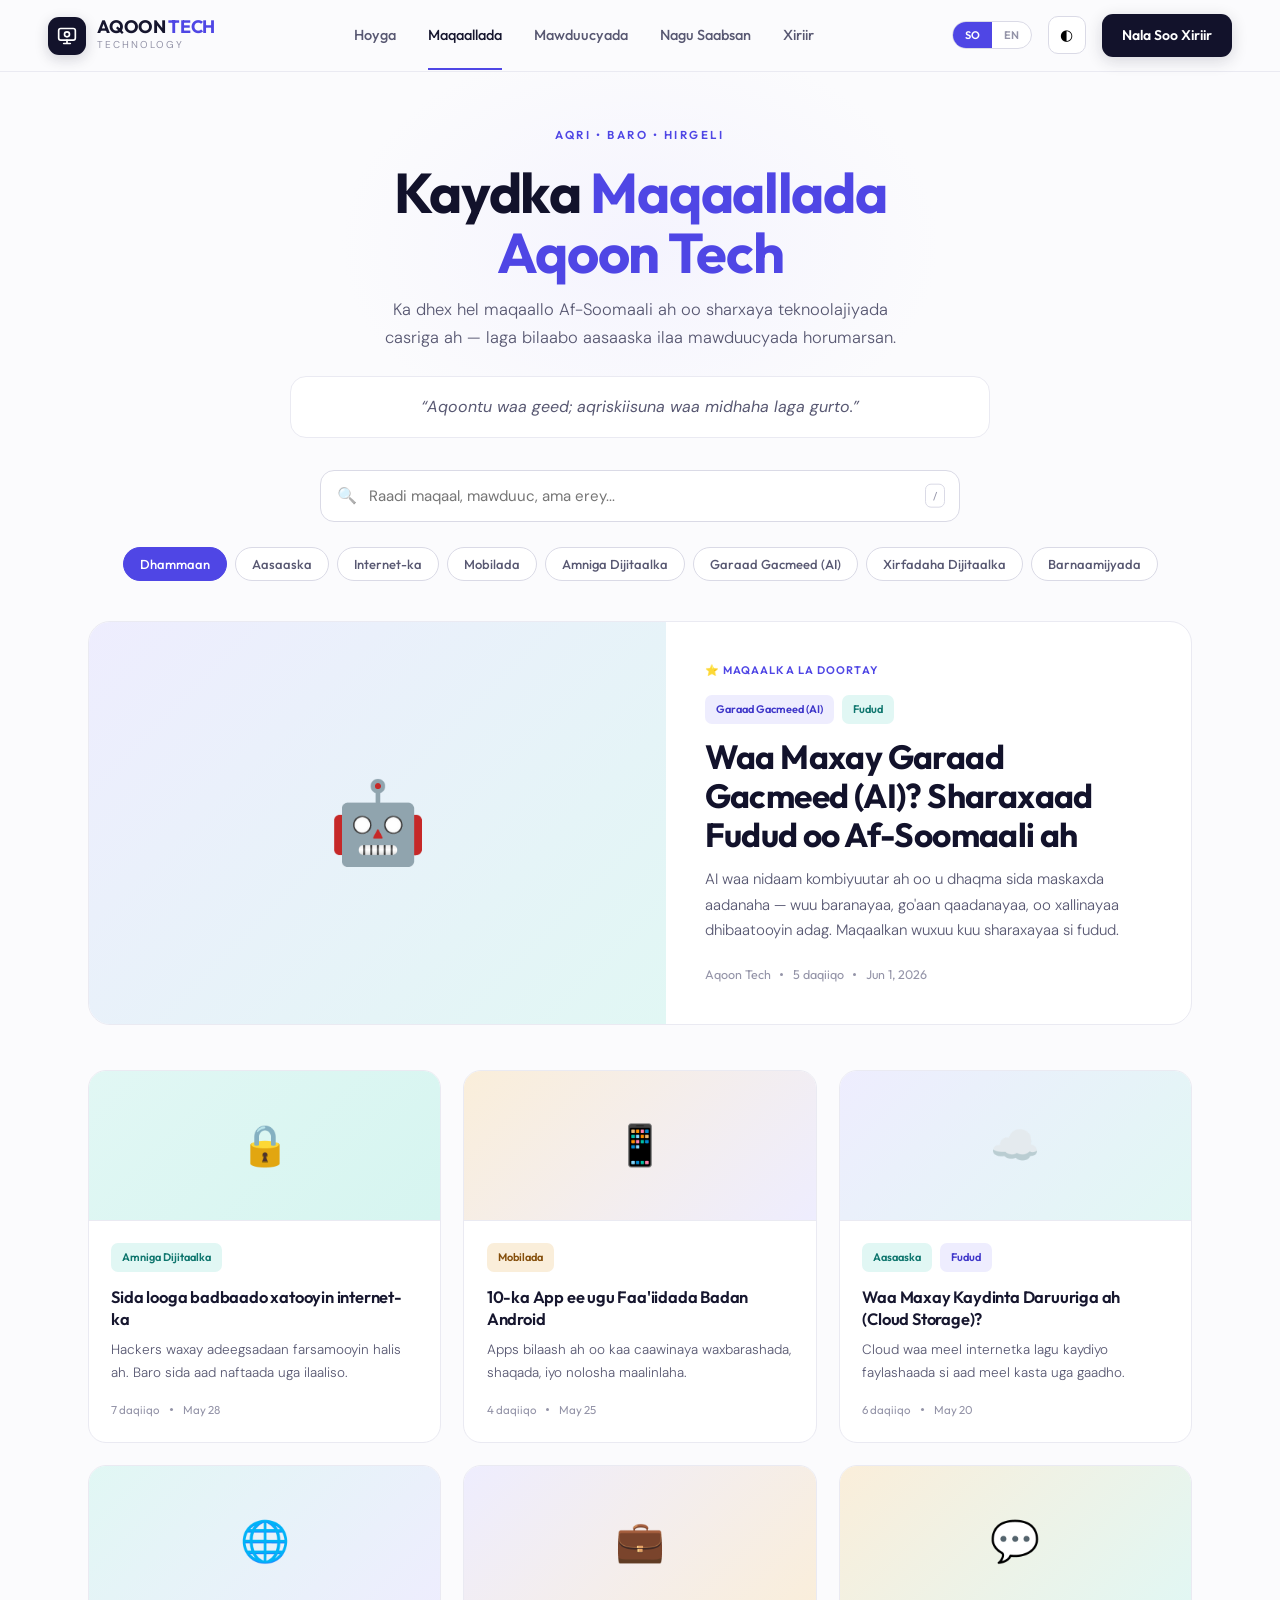
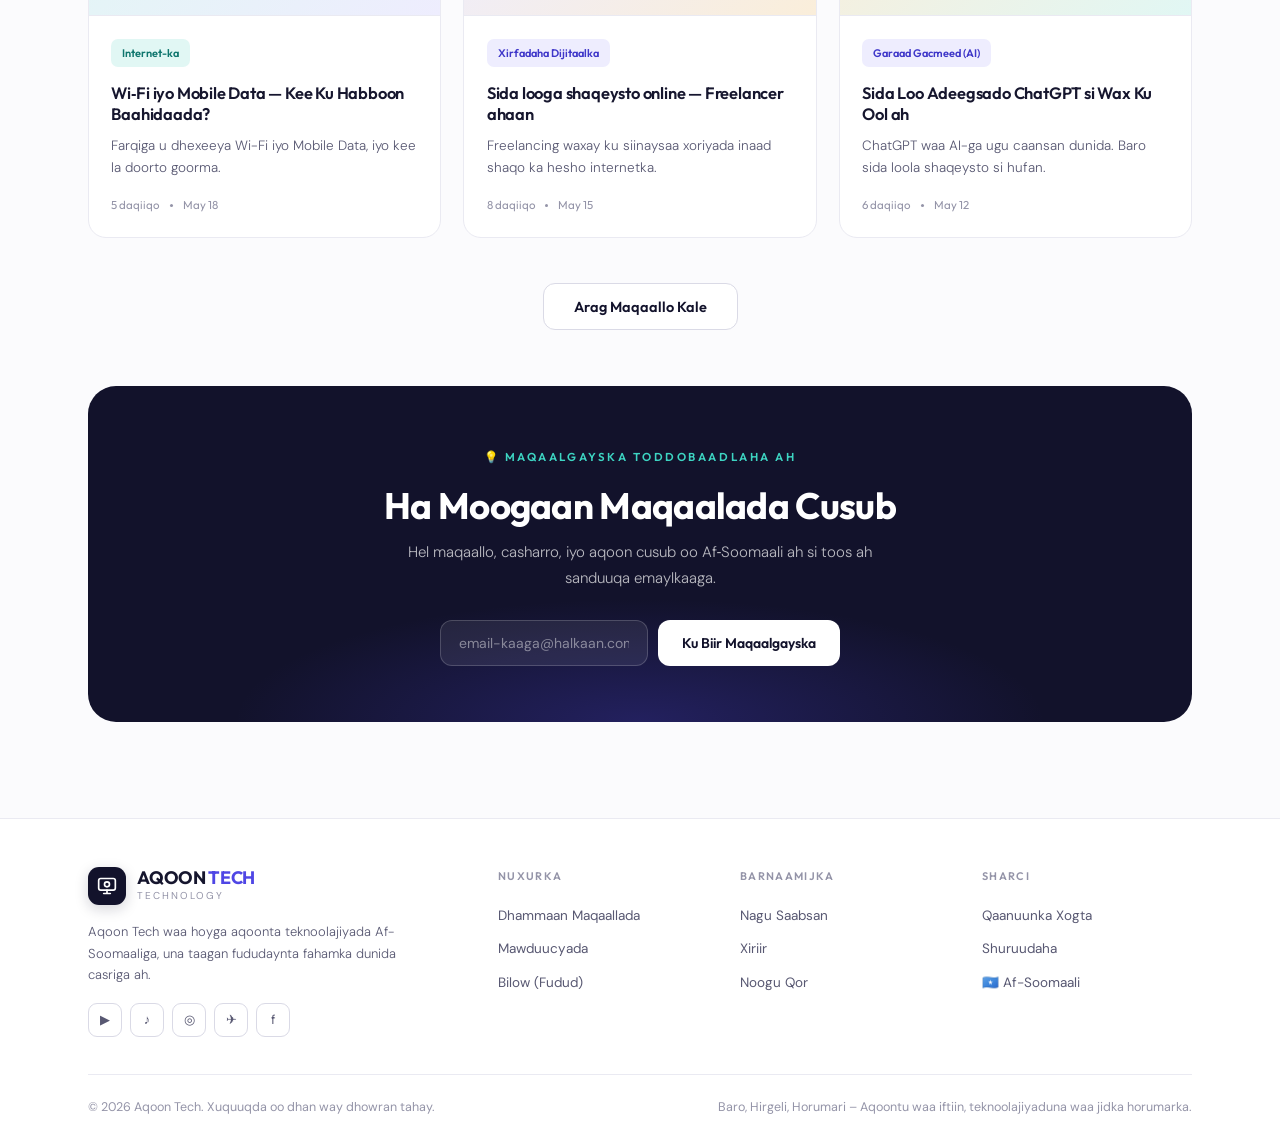
<file: pages/articles.html>
<!DOCTYPE html>
<html lang="so" data-theme="light">
<head>
<meta charset="UTF-8">
<meta name="viewport" content="width=device-width, initial-scale=1.0">
<title>Maqaallada — Aqoon Tech</title>
<link rel="preconnect" href="https://fonts.googleapis.com">
<link rel="preconnect" href="https://fonts.gstatic.com" crossorigin>
<link href="https://fonts.googleapis.com/css2?family=Outfit:wght@300;400;500;600;700;800&family=DM+Sans:ital,opsz,wght@0,9..40,300;0,9..40,400;0,9..40,500;1,9..40,400&display=swap" rel="stylesheet">
<style>
:root{
  --ink:#12122B;--ink-2:#3A3A55;
  --paper:#FBFBFD;--surface:#FFFFFF;--surface-2:#F4F4FA;
  --tint-indigo:#F3F2FE;--tint-teal:#ECFAF8;
  --text:#16162E;--text-2:#585872;--text-3:#9494A8;
  --border:#EAEAF2;--border-2:#DADAE6;
  --indigo:#4F46E5;--indigo-dk:#3F37C9;--indigo-lt:#EEEDFE;
  --teal:#06B6A4;--teal-br:#0FD9C3;--teal-dk:#0F766E;--teal-lt:#E1F7F4;
  --amber-lt:#FAEEDA;--amber-dk:#854F0B;
  --display:'Outfit',sans-serif;--body:'DM Sans',sans-serif;
  --ease:cubic-bezier(.4,0,.2,1);--spring:cubic-bezier(.34,1.56,.64,1);
  --nav-h:72px;--max:1200px;
}
[data-theme="dark"]{
  --ink:#EDEDF7;--ink-2:#B8B8CC;
  --paper:#0C0C16;--surface:#13131F;--surface-2:#171725;
  --tint-indigo:#15152A;--tint-teal:#0E1A20;
  --text:#EDEDF7;--text-2:#A0A0B8;--text-3:#6A6A82;
  --border:#23233A;--border-2:#2E2E48;
  --indigo:#7C75F0;--indigo-lt:rgba(79,70,229,.16);
  --teal:#2DD4BF;--teal-br:#2DD4BF;--teal-lt:rgba(6,182,164,.16);
  --amber-lt:rgba(232,160,32,.16);--amber-dk:#F5C572;
}
*,*::before,*::after{box-sizing:border-box;margin:0;padding:0}
html{scroll-behavior:smooth}
body{font-family:var(--body);background:var(--paper);color:var(--text);line-height:1.7;font-size:16px;-webkit-font-smoothing:antialiased;overflow-x:hidden}
.wrap{max-width:var(--max);margin:0 auto;padding:0 clamp(1.25rem,5vw,3rem)}
a{text-decoration:none;color:inherit}
.kicker{display:inline-flex;align-items:center;gap:.55rem;font-family:var(--display);font-size:11.5px;font-weight:600;letter-spacing:.22em;text-transform:uppercase;color:var(--indigo);padding-left:.85rem;border-left:2px solid var(--indigo)}
.kicker.center{border-left:none;padding-left:0;justify-content:center}

nav.bar{position:fixed;top:0;left:0;right:0;z-index:100;height:var(--nav-h);display:flex;align-items:center;justify-content:space-between;padding:0 clamp(1.25rem,5vw,3rem);background:color-mix(in srgb,var(--paper) 85%,transparent);backdrop-filter:blur(16px);border-bottom:1px solid var(--border);transition:height .35s var(--ease)}
nav.bar.scrolled{height:64px;box-shadow:0 4px 24px rgba(18,18,43,.06)}
.logo{display:flex;align-items:center;gap:.7rem}
.logo-mark{width:38px;height:38px;border-radius:11px;background:var(--ink);display:grid;place-items:center;box-shadow:0 4px 14px rgba(18,18,43,.18)}
.logo-name{font-family:var(--display);font-weight:700;font-size:18px;letter-spacing:-.3px;color:var(--text);line-height:1}
.logo-name span{color:var(--indigo)}
.logo-tag{font-family:var(--body);font-size:10px;letter-spacing:.2em;text-transform:uppercase;color:var(--text-3)}
.links{display:flex;gap:2rem;align-items:center}
.links a{font-family:var(--display);font-size:14.5px;font-weight:500;color:var(--text-2);transition:color .2s;position:relative}
.links a:hover,.links a.on{color:var(--text)}
.links a.on::after{content:'';position:absolute;left:0;right:0;bottom:-22px;height:2px;background:var(--indigo)}
.nav-right{display:flex;align-items:center;gap:1rem}
.lang{display:flex;border:1px solid var(--border-2);border-radius:99px;overflow:hidden;background:var(--surface)}
.lang button{border:none;background:transparent;font-family:var(--display);font-size:11px;font-weight:600;padding:6px 12px;cursor:pointer;color:var(--text-3);transition:.2s}
.lang button.active{background:var(--indigo);color:#fff}
.icon-btn{width:38px;height:38px;border-radius:10px;border:1px solid var(--border-2);background:var(--surface);cursor:pointer;font-size:15px;display:grid;place-items:center;transition:.2s}
.icon-btn:hover{border-color:var(--indigo)}
.cta{font-family:var(--display);font-weight:600;font-size:14px;background:var(--ink);color:#fff;padding:10px 20px;border-radius:11px;transition:transform .15s var(--spring);box-shadow:0 4px 16px rgba(18,18,43,.16)}
.cta:hover{transform:translateY(-2px)}

.page-hero{padding-top:calc(var(--nav-h) + clamp(2rem,5vw,3rem));padding-bottom:1.5rem;text-align:center;position:relative;overflow:hidden}
.page-hero::before{content:'';position:absolute;top:0;left:50%;transform:translateX(-50%);width:55%;height:130%;background:radial-gradient(ellipse at center,var(--tint-indigo) 0%,transparent 60%);opacity:.8;pointer-events:none}
.page-hero .inner{position:relative;max-width:40rem;margin:0 auto}
.page-h1{font-family:var(--display);font-weight:700;font-size:clamp(2.3rem,4.8vw,3.5rem);line-height:1.06;letter-spacing:-1.3px;color:var(--ink);margin:1rem 0 .9rem}
.page-h1 .accent{color:var(--indigo)}
.page-lead{font-size:16.5px;color:var(--text-2);line-height:1.7;font-weight:300;max-width:32rem;margin:0 auto}

.section{padding-block:clamp(2rem,4vw,3rem)}

/* search */
.search-row{max-width:40rem;margin:0 auto 1.6rem;position:relative}
.search-row input{width:100%;font-family:var(--body);font-size:15px;padding:15px 18px 15px 48px;border:1px solid var(--border-2);border-radius:14px;background:var(--surface);color:var(--text);transition:border-color .2s,box-shadow .2s}
.search-row input:focus{outline:none;border-color:var(--indigo);box-shadow:0 0 0 3px var(--indigo-lt)}
.search-row .si{position:absolute;left:17px;top:50%;transform:translateY(-50%);font-size:16px;opacity:.5}
.search-row .kbd{position:absolute;right:15px;top:50%;transform:translateY(-50%);font-family:var(--display);font-size:11px;color:var(--text-3);border:1px solid var(--border-2);border-radius:6px;padding:2px 7px}

/* filters */
.filters{display:flex;gap:.5rem;flex-wrap:wrap;justify-content:center;margin-bottom:2.5rem}
.fpill{font-family:var(--display);font-size:13px;font-weight:500;padding:8px 16px;border-radius:99px;border:1px solid var(--border-2);background:var(--surface);color:var(--text-2);cursor:pointer;transition:.2s}
.fpill:hover{border-color:var(--indigo);color:var(--indigo)}
.fpill.on{background:var(--indigo);color:#fff;border-color:var(--indigo)}

/* featured */
.featured{display:grid;grid-template-columns:1.1fr 1fr;gap:0;background:var(--surface);border:1px solid var(--border);border-radius:22px;overflow:hidden;margin-bottom:2.8rem;transition:transform .25s var(--ease),box-shadow .25s;cursor:pointer}
.featured:hover{transform:translateY(-4px);box-shadow:0 26px 60px rgba(18,18,43,.14)}
.feat-img{min-height:300px;display:grid;place-items:center;font-size:5rem;background:linear-gradient(135deg,#EEEDFE,#E1F7F4)}
[data-theme="dark"] .feat-img{background:var(--surface-2)}
.feat-body{padding:clamp(1.5rem,3vw,2.5rem);display:flex;flex-direction:column;justify-content:center}
.feat-badge{display:inline-flex;align-items:center;gap:.4rem;font-family:var(--display);font-size:11px;font-weight:600;letter-spacing:.1em;text-transform:uppercase;color:var(--indigo);margin-bottom:1rem}
.feat-h{font-family:var(--display);font-weight:700;font-size:clamp(1.5rem,2.8vw,2.1rem);line-height:1.15;letter-spacing:-.6px;color:var(--ink);margin-bottom:.8rem}
.feat-x{font-size:15px;color:var(--text-2);line-height:1.7;font-weight:300;margin-bottom:1.3rem}
.feat-meta{display:flex;align-items:center;gap:.6rem;font-family:var(--display);font-size:12.5px;color:var(--text-3)}
.tag{display:inline-block;font-family:var(--display);font-size:11px;font-weight:600;padding:5px 11px;border-radius:7px}
.tag-indigo{background:var(--indigo-lt);color:var(--indigo-dk)}
.tag-teal{background:var(--teal-lt);color:var(--teal-dk)}
.tag-amber{background:var(--amber-lt);color:var(--amber-dk)}
.dot{width:3px;height:3px;border-radius:50%;background:var(--text-3)}

/* grid */
.cards{display:grid;grid-template-columns:repeat(3,1fr);gap:1.4rem}
.card{background:var(--surface);border:1px solid var(--border);border-radius:18px;overflow:hidden;transition:transform .25s var(--ease),box-shadow .25s,border-color .25s;cursor:pointer}
.card:hover{transform:translateY(-6px);box-shadow:0 24px 54px rgba(18,18,43,.14);border-color:var(--border-2)}
.card-top{height:150px;display:grid;place-items:center;font-size:2.5rem;border-bottom:1px solid var(--border)}
.ct-1{background:linear-gradient(135deg,#EEEDFE,#E1F7F4)}
.ct-2{background:linear-gradient(135deg,#E1F7F4,#D6F5F0)}
.ct-3{background:linear-gradient(135deg,#FAEEDA,#EEEDFE)}
.ct-4{background:linear-gradient(135deg,#EEEDFE,#FAEEDA)}
.ct-5{background:linear-gradient(135deg,#E1F7F4,#EEEDFE)}
.ct-6{background:linear-gradient(135deg,#FAEEDA,#E1F7F4)}
[data-theme="dark"] [class^="ct-"]{background:var(--surface-2)}
.card-body{padding:1.4rem}
.tagrow{display:flex;gap:.5rem;margin-bottom:.9rem}
.card-h{font-family:var(--display);font-weight:600;font-size:16.5px;line-height:1.32;color:var(--text);margin-bottom:.6rem;letter-spacing:-.2px}
.card-x{font-size:13.5px;color:var(--text-2);line-height:1.65;font-weight:300;margin-bottom:1rem}
.card-meta{display:flex;align-items:center;gap:.6rem;font-size:11.5px;color:var(--text-3);font-family:var(--display)}

.load-row{text-align:center;margin-top:2.8rem}
.load-btn{font-family:var(--display);font-weight:600;font-size:14.5px;color:var(--ink);border:1px solid var(--border-2);background:var(--surface);padding:13px 30px;border-radius:12px;cursor:pointer;transition:.2s}
.load-btn:hover{border-color:var(--indigo);color:var(--indigo);transform:translateY(-2px)}

/* newsletter band */
.nl-band{background:var(--ink);border-radius:28px;padding:clamp(2.5rem,5vw,3.5rem);text-align:center;position:relative;overflow:hidden;margin-top:3.5rem}
.nl-band::after{content:'';position:absolute;bottom:-40%;left:50%;transform:translateX(-50%);width:80%;height:80%;background:radial-gradient(ellipse,rgba(79,70,229,.28),transparent 65%)}
.nl-band>*{position:relative;z-index:1}
.nl-band .kk{color:#3DD4C2;border-color:#3DD4C2}
.nl-band h2{font-family:var(--display);font-weight:700;color:#fff;font-size:clamp(1.6rem,3.2vw,2.3rem);letter-spacing:-.7px;margin:1rem 0 .8rem;line-height:1.15}
.nl-band p{color:rgba(255,255,255,.7);font-size:15px;font-weight:300;max-width:32rem;margin:0 auto 1.8rem}
.nl-band form{display:flex;gap:.6rem;max-width:25rem;margin:0 auto;flex-wrap:wrap;justify-content:center}
.nl-band input{flex:1;min-width:200px;font-family:var(--body);font-size:14px;padding:13px 18px;border-radius:12px;border:1px solid rgba(255,255,255,.18);background:rgba(255,255,255,.08);color:#fff}
.nl-band input::placeholder{color:rgba(255,255,255,.45)}
.nl-band button{font-family:var(--display);font-weight:600;font-size:14px;background:#fff;color:var(--ink);border:none;padding:13px 24px;border-radius:12px;cursor:pointer;transition:transform .15s var(--spring)}
.nl-band button:hover{transform:translateY(-2px)}

footer{border-top:1px solid var(--border);background:var(--surface);padding-block:3rem 1.8rem;margin-top:3rem}
.foot-grid{display:grid;grid-template-columns:1.8fr 1fr 1fr 1fr;gap:2rem}
.foot-brand .logo{margin-bottom:1rem}
.foot-about{font-size:13px;color:var(--text-2);line-height:1.65;font-weight:300;max-width:20rem;margin-bottom:1.1rem}
.foot-social{display:flex;gap:.5rem}
.foot-social a{width:34px;height:34px;border-radius:9px;border:1px solid var(--border-2);display:grid;place-items:center;font-size:13px;color:var(--text-2);transition:.2s}
.foot-social a:hover{border-color:var(--indigo);color:var(--indigo);transform:translateY(-2px)}
.foot-col h4{font-family:var(--display);font-size:11px;font-weight:600;letter-spacing:.12em;text-transform:uppercase;color:var(--text-3);margin-bottom:.9rem}
.foot-col a{display:block;font-size:13.5px;color:var(--text-2);padding:.32rem 0;transition:color .2s}
.foot-col a:hover{color:var(--indigo)}
.foot-bottom{display:flex;justify-content:space-between;margin-top:2.3rem;padding-top:1.4rem;border-top:1px solid var(--border);font-size:12.5px;color:var(--text-3);flex-wrap:wrap;gap:.5rem}

@media(max-width:900px){
  .links{display:none}
  .featured{grid-template-columns:1fr}.feat-img{min-height:200px}
  .cards{grid-template-columns:1fr}
  .foot-grid{grid-template-columns:1fr 1fr}.foot-brand{grid-column:1/-1}
}
</style>
</head>
<body>

<nav class="bar" id="nav">
  <a href="../index.html" class="logo">
    <div class="logo-mark"><svg width="20" height="20" viewBox="0 0 24 24" fill="none" stroke="#fff" stroke-width="2" stroke-linecap="round" stroke-linejoin="round"><rect x="2" y="3" width="20" height="14" rx="2.5"/><path d="M8 21h8M12 17v4"/><circle cx="12" cy="10" r="3"/></svg></div>
    <div><div class="logo-name">AQOON <span>TECH</span></div><div class="logo-tag">Technology</div></div>
  </a>
  <div class="links"><a href="../index.html" data-so="Hoyga" data-en="Home">Hoyga</a><a href="articles.html" class="on" data-so="Maqaallada" data-en="Articles">Maqaallada</a><a href="categories.html" data-so="Mawduucyada" data-en="Categories">Mawduucyada</a><a href="about.html" data-so="Nagu Saabsan" data-en="About">Nagu Saabsan</a><a href="contact.html" data-so="Xiriir" data-en="Contact">Xiriir</a></div>
  <div class="nav-right">
    <div class="lang"><button id="lang-so" class="active" onclick="setLang('so')">SO</button><button id="lang-en" onclick="setLang('en')">EN</button></div>
    <button class="icon-btn" onclick="toggleTheme()">◐</button>
    <a href="contact.html" class="cta" data-so="Nala Soo Xiriir" data-en="Get in Touch">Nala Soo Xiriir</a>
  </div>
</nav>

<section class="page-hero">
  <div class="inner">
    <span class="kicker center" data-so="Aqri • Baro • Hirgeli" data-en="Read • Learn • Apply">Aqri • Baro • Hirgeli</span>
    <h1 class="page-h1" data-so='Kaydka <span class="accent">Maqaallada Aqoon Tech</span>' data-en='Aqoon Tech <span class="accent">Article Library</span>'>Kaydka <span class="accent">Maqaallada Aqoon Tech</span></h1>
    <p class="page-lead" data-so="Ka dhex hel maqaallo Af-Soomaali ah oo sharxaya teknoolajiyada casriga ah — laga bilaabo aasaaska ilaa mawduucyada horumarsan." data-en="Explore articles in both English and Somali that explain modern technology — from the basics all the way to advanced topics.">Ka dhex hel maqaallo Af-Soomaali ah oo sharxaya teknoolajiyada casriga ah — laga bilaabo aasaaska ilaa mawduucyada horumarsan.</p>
  </div>
</section>

<section class="section" style="padding-top:0">
  <div class="wrap">
    
<div style="max-width:700px;margin:0 auto 2rem auto;padding:1rem 1.5rem;border:1px solid var(--border);border-radius:16px;background:var(--surface);text-align:center;color:var(--text-2);font-style:italic;">
<span data-so="“Aqoontu waa geed; aqriskiisuna waa midhaha laga gurto.”" data-en="“A reader lives a thousand lives before he dies.”">“Aqoontu waa geed; aqriskiisuna waa midhaha laga gurto.”</span>
</div>

<div class="search-row">
      <span class="si">🔍</span>
      <input type="text" placeholder="Raadi maqaal, mawduuc, ama erey..." data-ph-so="Raadi maqaal, mawduuc, ama erey..." data-ph-en="Search articles, topics, or keywords...">
      <span class="kbd">/</span>
    </div>
    <div class="filters">
      <button class="fpill on" data-so="Dhammaan" data-en="All">Dhammaan</button>
      <button class="fpill" data-so="Aasaaska" data-en="Basics">Aasaaska</button>
      <button class="fpill" data-so="Internet-ka" data-en="Internet">Internet-ka</button>
      <button class="fpill" data-so="Mobilada" data-en="Mobile">Mobilada</button>
      <button class="fpill" data-so="Amniga Dijitaalka" data-en="Cybersecurity">Amniga Dijitaalka</button>
      <button class="fpill" data-so="Garaad Gacmeed (AI)" data-en="AI">Garaad Gacmeed (AI)</button>
      <button class="fpill" data-so="Xirfadaha Dijitaalka" data-en="Digital Skills">Xirfadaha Dijitaalka</button>
      <button class="fpill" data-so="Barnaamijyada" data-en="Software">Barnaamijyada</button>
    </div>

    <!-- FEATURED -->
    <article class="featured" onclick="location.href='article.html'" style="cursor:pointer">
      <div class="feat-img">🤖</div>
      <div class="feat-body">
        <div class="feat-badge" data-so="⭐ Maqaalka La Doortay" data-en="⭐ Featured Article">⭐ Maqaalka La Doortay</div>
        <div class="tagrow"><span class="tag tag-indigo" data-so="Garaad Gacmeed (AI)" data-en="AI">Garaad Gacmeed (AI)</span><span class="tag tag-teal" data-so="Fudud" data-en="Easy">Fudud</span></div>
        <h2 class="feat-h" data-so="Waa Maxay Garaad Gacmeed (AI)? Sharaxaad Fudud oo Af-Soomaali ah" data-en="What is AI? A Simple Explanation">Waa Maxay Garaad Gacmeed (AI)? Sharaxaad Fudud oo Af-Soomaali ah</h2>
        <p class="feat-x" data-so="AI waa nidaam kombiyuutar ah oo u dhaqma sida maskaxda aadanaha — wuu baranayaa, go'aan qaadanayaa, oo xallinayaa dhibaatooyin adag. Maqaalkan wuxuu kuu sharaxayaa si fudud." data-en="AI is a computer system that works like the human mind — it learns, makes decisions, and solves complex problems. This article explains it in simple terms.">AI waa nidaam kombiyuutar ah oo u dhaqma sida maskaxda aadanaha — wuu baranayaa, go'aan qaadanayaa, oo xallinayaa dhibaatooyin adag. Maqaalkan wuxuu kuu sharaxayaa si fudud.</p>
        <div class="feat-meta"><span>Aqoon Tech</span><span class="dot"></span><span data-so="5 daqiiqo" data-en="5 min">5 daqiiqo</span><span class="dot"></span><span>Jun 1, 2026</span></div>
      </div>
    </article>

    <!-- GRID -->
    <div class="cards">
      <article class="card" onclick="location.href='article.html'" style="cursor:pointer"><div class="card-top ct-2">🔒</div><div class="card-body"><div class="tagrow"><span class="tag tag-teal" data-so="Amniga Dijitaalka" data-en="Cybersecurity">Amniga Dijitaalka</span></div><h3 class="card-h" data-so="Sida looga badbaado xatooyin internet-ka" data-en="How to Protect Yourself from Online Theft">Sida looga badbaado xatooyin internet-ka</h3><p class="card-x" data-so="Hackers waxay adeegsadaan farsamooyin halis ah. Baro sida aad naftaada uga ilaaliso." data-en="Hackers use dangerous techniques. Learn how to protect yourself.">Hackers waxay adeegsadaan farsamooyin halis ah. Baro sida aad naftaada uga ilaaliso.</p><div class="card-meta"><span data-so="7 daqiiqo" data-en="7 min">7 daqiiqo</span><span class="dot"></span><span>May 28</span></div></div></article>
      <article class="card" onclick="location.href='article.html'" style="cursor:pointer"><div class="card-top ct-3">📱</div><div class="card-body"><div class="tagrow"><span class="tag tag-amber" data-so="Mobilada" data-en="Mobile">Mobilada</span></div><h3 class="card-h" data-so="10-ka App ee ugu Faa'iidada Badan Android" data-en="The 10 Most Useful Android Apps">10-ka App ee ugu Faa'iidada Badan Android</h3><p class="card-x" data-so="Apps bilaash ah oo kaa caawinaya waxbarashada, shaqada, iyo nolosha maalinlaha." data-en="Free apps that help with learning, work, and daily life.">Apps bilaash ah oo kaa caawinaya waxbarashada, shaqada, iyo nolosha maalinlaha.</p><div class="card-meta"><span data-so="4 daqiiqo" data-en="4 min">4 daqiiqo</span><span class="dot"></span><span>May 25</span></div></div></article>
      <article class="card" onclick="location.href='article.html'" style="cursor:pointer"><div class="card-top ct-1">☁️</div><div class="card-body"><div class="tagrow"><span class="tag tag-teal" data-so="Aasaaska" data-en="Basics">Aasaaska</span><span class="tag tag-indigo" data-so="Fudud" data-en="Easy">Fudud</span></div><h3 class="card-h" data-so="Waa Maxay Kaydinta Daruuriga ah (Cloud Storage)?" data-en="What is Cloud Storage?">Waa Maxay Kaydinta Daruuriga ah (Cloud Storage)?</h3><p class="card-x" data-so="Cloud waa meel internetka lagu kaydiyo faylashaada si aad meel kasta uga gaadho." data-en="The cloud is a place on the internet where you store your files so you can reach them anywhere.">Cloud waa meel internetka lagu kaydiyo faylashaada si aad meel kasta uga gaadho.</p><div class="card-meta"><span data-so="6 daqiiqo" data-en="6 min">6 daqiiqo</span><span class="dot"></span><span>May 20</span></div></div></article>
      <article class="card" onclick="location.href='article.html'" style="cursor:pointer"><div class="card-top ct-5">🌐</div><div class="card-body"><div class="tagrow"><span class="tag tag-teal" data-so="Internet-ka" data-en="Internet">Internet-ka</span></div><h3 class="card-h" data-so="Wi‑Fi iyo Mobile Data — Kee Ku Habboon Baahidaada?" data-en="Wi-Fi vs Mobile Data — Which Fits Your Needs?">Wi‑Fi iyo Mobile Data — Kee Ku Habboon Baahidaada?</h3><p class="card-x" data-so="Farqiga u dhexeeya Wi-Fi iyo Mobile Data, iyo kee la doorto goorma." data-en="The difference between Wi-Fi and mobile data, and when to choose each.">Farqiga u dhexeeya Wi-Fi iyo Mobile Data, iyo kee la doorto goorma.</p><div class="card-meta"><span data-so="5 daqiiqo" data-en="5 min">5 daqiiqo</span><span class="dot"></span><span>May 18</span></div></div></article>
      <article class="card" onclick="location.href='article.html'" style="cursor:pointer"><div class="card-top ct-4">💼</div><div class="card-body"><div class="tagrow"><span class="tag tag-indigo" data-so="Xirfadaha Dijitaalka" data-en="Digital Skills">Xirfadaha Dijitaalka</span></div><h3 class="card-h" data-so="Sida looga shaqeysto online — Freelancer ahaan" data-en="How to Work Online — As a Freelancer">Sida looga shaqeysto online — Freelancer ahaan</h3><p class="card-x" data-so="Freelancing waxay ku siinaysaa xoriyada inaad shaqo ka hesho internetka." data-en="Freelancing gives you the freedom to find work over the internet.">Freelancing waxay ku siinaysaa xoriyada inaad shaqo ka hesho internetka.</p><div class="card-meta"><span data-so="8 daqiiqo" data-en="8 min">8 daqiiqo</span><span class="dot"></span><span>May 15</span></div></div></article>
      <article class="card" onclick="location.href='article.html'" style="cursor:pointer"><div class="card-top ct-6">💬</div><div class="card-body"><div class="tagrow"><span class="tag tag-indigo" data-so="Garaad Gacmeed (AI)" data-en="AI">Garaad Gacmeed (AI)</span></div><h3 class="card-h" data-so="Sida Loo Adeegsado ChatGPT si Wax Ku Ool ah" data-en="How to Use ChatGPT Effectively">Sida Loo Adeegsado ChatGPT si Wax Ku Ool ah</h3><p class="card-x" data-so="ChatGPT waa AI-ga ugu caansan dunida. Baro sida loola shaqeysto si hufan." data-en="ChatGPT is the world's most popular AI. Learn how to work with it effectively.">ChatGPT waa AI-ga ugu caansan dunida. Baro sida loola shaqeysto si hufan.</p><div class="card-meta"><span data-so="6 daqiiqo" data-en="6 min">6 daqiiqo</span><span class="dot"></span><span>May 12</span></div></div></article>
    </div>

    <div class="load-row"><button class="load-btn" data-so="Arag Maqaallo Kale" data-en="View More Articles">Arag Maqaallo Kale</button></div>

    <div class="nl-band">
      <span class="kicker center kk" data-so="💡 Maqaalgayska Toddobaadlaha ah" data-en="💡 Weekly Newsletter">💡 Maqaalgayska Toddobaadlaha ah</span>
      <h2 data-so="Ha Moogaan Maqaalada Cusub" data-en="Never Miss a New Article">Ha Moogaan Maqaalada Cusub</h2>
      <p data-so="Hel maqaallo, casharro, iyo aqoon cusub oo Af‑Soomaali ah si toos ah sanduuqa emaylkaaga." data-en="Get new articles, lessons, and fresh knowledge in Somali — straight to your inbox.">Hel maqaallo, casharro, iyo aqoon cusub oo Af‑Soomaali ah si toos ah sanduuqa emaylkaaga.</p>
      <form onsubmit="handleNewsletter(this);return false"><input type="email" required placeholder="email-kaaga@halkaan.com" data-ph-so="email-kaaga@halkaan.com" data-ph-en="your-email@example.com"><button type="submit" data-so="Ku Biir Maqaalgayska" data-en="Join the Newsletter">Ku Biir Maqaalgayska</button></form>
    </div>
  </div>
</section>

<footer>
  <div class="wrap">
    <div class="foot-grid">
      <div class="foot-brand">
        <a href="../index.html" class="logo"><div class="logo-mark"><svg width="20" height="20" viewBox="0 0 24 24" fill="none" stroke="#fff" stroke-width="2" stroke-linecap="round" stroke-linejoin="round"><rect x="2" y="3" width="20" height="14" rx="2.5"/><path d="M8 21h8M12 17v4"/><circle cx="12" cy="10" r="3"/></svg></div><div><div class="logo-name">AQOON <span>TECH</span></div><div class="logo-tag">Technology</div></div></a>
        <p class="foot-about" data-so="Aqoon Tech waa hoyga aqoonta teknoolajiyada Af-Soomaaliga, una taagan fududaynta fahamka dunida casriga ah." data-en="Aqoon Tech is the home of Somali-language technology knowledge, dedicated to making the modern world easier to understand.">Aqoon Tech waa hoyga aqoonta teknoolajiyada Af-Soomaaliga, una taagan fududaynta fahamka dunida casriga ah.</p>
        <div class="foot-social"><a href="#">▶</a><a href="#">♪</a><a href="#">◎</a><a href="#">✈</a><a href="#">f</a></div>
      </div>
      <div class="foot-col"><h4 data-so="Nuxurka" data-en="Content">Nuxurka</h4><a href="articles.html" data-so="Dhammaan Maqaallada" data-en="All Articles">Dhammaan Maqaallada</a><a href="categories.html" data-so="Mawduucyada" data-en="Categories">Mawduucyada</a><a href="articles.html" data-so="Bilow (Fudud)" data-en="Beginner (Easy)">Bilow (Fudud)</a></div>
      <div class="foot-col"><h4 data-so="Barnaamijka" data-en="Platform">Barnaamijka</h4><a href="about.html" data-so="Nagu Saabsan" data-en="About Us">Nagu Saabsan</a><a href="contact.html" data-so="Xiriir" data-en="Contact">Xiriir</a><a href="contact.html" data-so="Noogu Qor" data-en="Write for Us">Noogu Qor</a></div>
      <div class="foot-col"><h4 data-so="Sharci" data-en="Legal">Sharci</h4><a href="#" data-so="Qaanuunka Xogta" data-en="Privacy Policy">Qaanuunka Xogta</a><a href="#" data-so="Shuruudaha" data-en="Terms">Shuruudaha</a><a href="#">🇸🇴 Af-Soomaali</a></div>
    </div>
    <div class="foot-bottom">
      <span data-so="© 2026 Aqoon Tech. Xuquuqda oo dhan way dhowran tahay." data-en="© 2026 Aqoon Tech. All rights reserved.">© 2026 Aqoon Tech. Xuquuqda oo dhan way dhowran tahay.</span>
      <span data-so="Baro, Hirgeli, Horumari – Aqoontu waa iftiin, teknoolajiyaduna waa jidka horumarka." data-en="Learn, Apply, Progress – Knowledge is light, and technology is the path to progress.">Baro, Hirgeli, Horumari – Aqoontu waa iftiin, teknoolajiyaduna waa jidka horumarka.</span>
    </div>
  </div>
</footer>

<script>
const nav=document.getElementById('nav');
addEventListener('scroll',()=>nav.classList.toggle('scrolled',scrollY>20),{passive:true});
document.querySelectorAll('.fpill').forEach(p=>p.onclick=()=>{document.querySelectorAll('.fpill').forEach(x=>x.classList.remove('on'));p.classList.add('on')});
function toggleTheme(){const d=document.documentElement;const n=d.dataset.theme==='dark'?'light':'dark';d.dataset.theme=n;localStorage.setItem('aqoon-theme',n);}
(function(){const t=localStorage.getItem('aqoon-theme');if(t)document.documentElement.dataset.theme=t;})();
</script>
<script src="../js/i18n.js"></script>
<script src="../js/newsletter.js"></script>
</body>
</html>
</file>
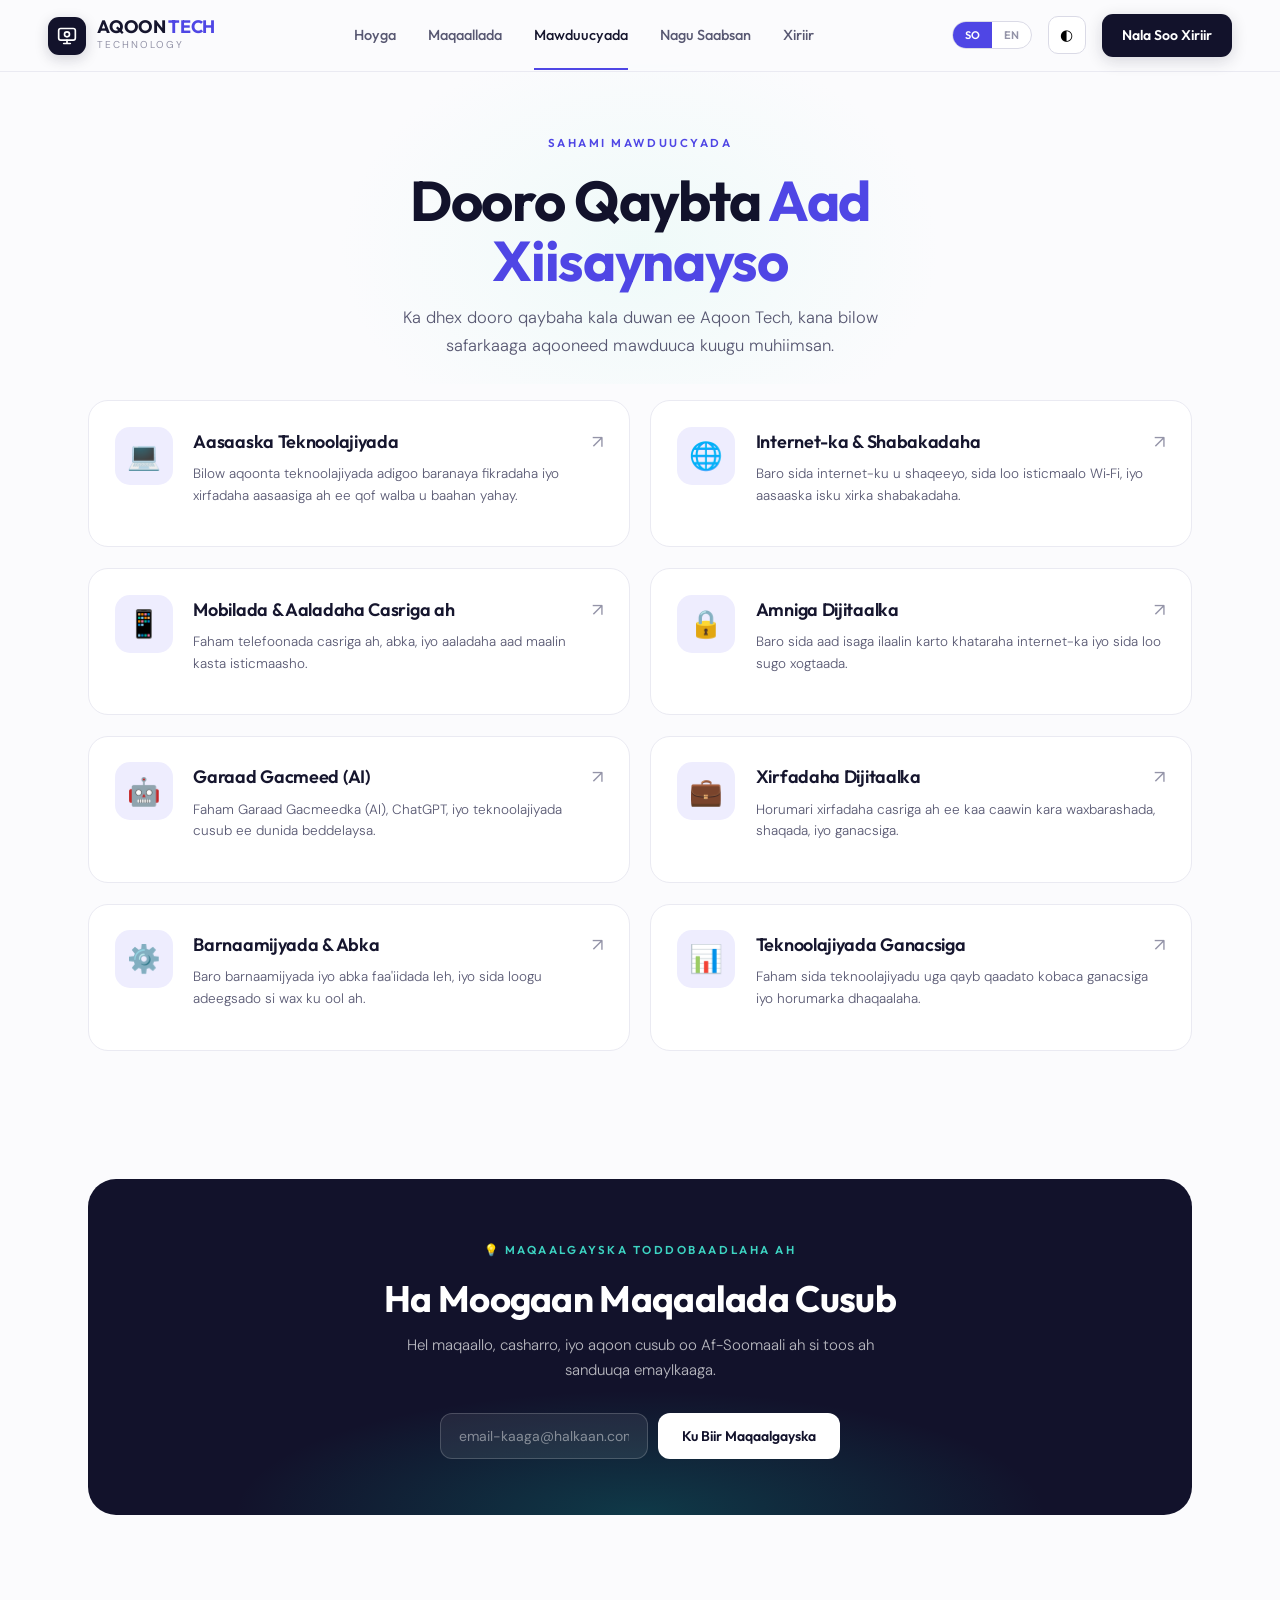
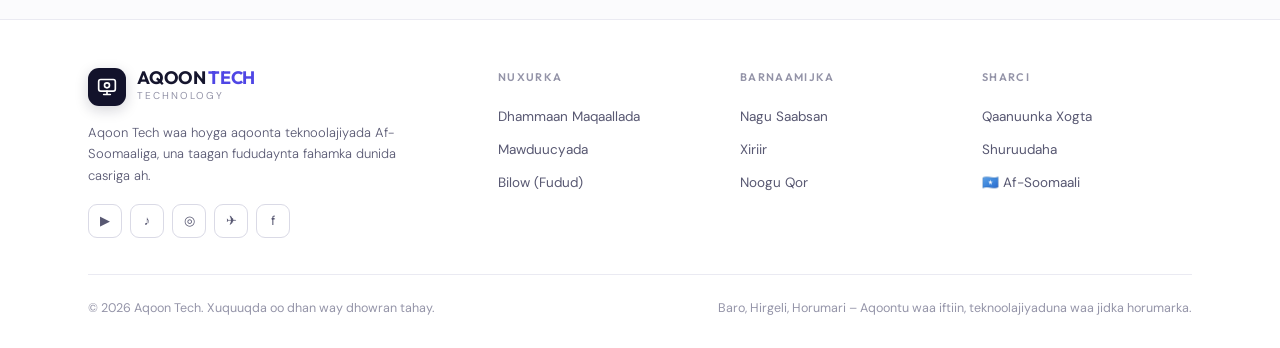
<file: pages/categories.html>
<!DOCTYPE html>
<html lang="so" data-theme="light">
<head>
<meta charset="UTF-8">
<meta name="viewport" content="width=device-width, initial-scale=1.0">
<title>Mawduucyada — Aqoon Tech</title>
<link rel="preconnect" href="https://fonts.googleapis.com">
<link rel="preconnect" href="https://fonts.gstatic.com" crossorigin>
<link href="https://fonts.googleapis.com/css2?family=Outfit:wght@300;400;500;600;700;800&family=DM+Sans:ital,opsz,wght@0,9..40,300;0,9..40,400;0,9..40,500;1,9..40,400&display=swap" rel="stylesheet">
<style>
:root{
  --ink:#12122B;--ink-2:#3A3A55;
  --paper:#FBFBFD;--surface:#FFFFFF;--surface-2:#F4F4FA;
  --tint-indigo:#F3F2FE;--tint-teal:#ECFAF8;
  --text:#16162E;--text-2:#585872;--text-3:#9494A8;
  --border:#EAEAF2;--border-2:#DADAE6;
  --indigo:#4F46E5;--indigo-dk:#3F37C9;--indigo-lt:#EEEDFE;
  --teal:#06B6A4;--teal-br:#0FD9C3;--teal-dk:#0F766E;--teal-lt:#E1F7F4;
  --amber-lt:#FAEEDA;--amber-dk:#854F0B;
  --display:'Outfit',sans-serif;--body:'DM Sans',sans-serif;
  --ease:cubic-bezier(.4,0,.2,1);--spring:cubic-bezier(.34,1.56,.64,1);
  --nav-h:72px;--max:1200px;
}
[data-theme="dark"]{
  --ink:#EDEDF7;--ink-2:#B8B8CC;
  --paper:#0C0C16;--surface:#13131F;--surface-2:#171725;
  --tint-indigo:#15152A;--tint-teal:#0E1A20;
  --text:#EDEDF7;--text-2:#A0A0B8;--text-3:#6A6A82;
  --border:#23233A;--border-2:#2E2E48;
  --indigo:#7C75F0;--indigo-lt:rgba(79,70,229,.16);
  --teal:#2DD4BF;--teal-br:#2DD4BF;--teal-lt:rgba(6,182,164,.16);
  --amber-lt:rgba(232,160,32,.16);--amber-dk:#F5C572;
}
*,*::before,*::after{box-sizing:border-box;margin:0;padding:0}
html{scroll-behavior:smooth}
body{font-family:var(--body);background:var(--paper);color:var(--text);line-height:1.7;font-size:16px;-webkit-font-smoothing:antialiased;overflow-x:hidden}
.wrap{max-width:var(--max);margin:0 auto;padding:0 clamp(1.25rem,5vw,3rem)}
a{text-decoration:none;color:inherit}
.kicker{display:inline-flex;align-items:center;gap:.55rem;font-family:var(--display);font-size:11.5px;font-weight:600;letter-spacing:.22em;text-transform:uppercase;color:var(--indigo);padding-left:.85rem;border-left:2px solid var(--indigo)}
.kicker.center{border-left:none;padding-left:0;justify-content:center}

nav.bar{position:fixed;top:0;left:0;right:0;z-index:100;height:var(--nav-h);display:flex;align-items:center;justify-content:space-between;padding:0 clamp(1.25rem,5vw,3rem);background:color-mix(in srgb,var(--paper) 85%,transparent);backdrop-filter:blur(16px);border-bottom:1px solid var(--border);transition:height .35s var(--ease)}
nav.bar.scrolled{height:64px;box-shadow:0 4px 24px rgba(18,18,43,.06)}
.logo{display:flex;align-items:center;gap:.7rem}
.logo-mark{width:38px;height:38px;border-radius:11px;background:var(--ink);display:grid;place-items:center;box-shadow:0 4px 14px rgba(18,18,43,.18)}
.logo-name{font-family:var(--display);font-weight:700;font-size:18px;letter-spacing:-.3px;color:var(--text);line-height:1}
.logo-name span{color:var(--indigo)}
.logo-tag{font-family:var(--body);font-size:10px;letter-spacing:.2em;text-transform:uppercase;color:var(--text-3)}
.links{display:flex;gap:2rem;align-items:center}
.links a{font-family:var(--display);font-size:14.5px;font-weight:500;color:var(--text-2);transition:color .2s;position:relative}
.links a:hover,.links a.on{color:var(--text)}
.links a.on::after{content:'';position:absolute;left:0;right:0;bottom:-22px;height:2px;background:var(--indigo)}
.nav-right{display:flex;align-items:center;gap:1rem}
.lang{display:flex;border:1px solid var(--border-2);border-radius:99px;overflow:hidden;background:var(--surface)}
.lang button{border:none;background:transparent;font-family:var(--display);font-size:11px;font-weight:600;padding:6px 12px;cursor:pointer;color:var(--text-3);transition:.2s}
.lang button.active{background:var(--indigo);color:#fff}
.icon-btn{width:38px;height:38px;border-radius:10px;border:1px solid var(--border-2);background:var(--surface);cursor:pointer;font-size:15px;display:grid;place-items:center;transition:.2s}
.icon-btn:hover{border-color:var(--indigo)}
.cta{font-family:var(--display);font-weight:600;font-size:14px;background:var(--ink);color:#fff;padding:10px 20px;border-radius:11px;transition:transform .15s var(--spring);box-shadow:0 4px 16px rgba(18,18,43,.16)}
.cta:hover{transform:translateY(-2px)}

.page-hero{padding-top:calc(var(--nav-h) + clamp(2.5rem,6vw,3.5rem));padding-bottom:1.5rem;text-align:center;position:relative;overflow:hidden}
.page-hero::before{content:'';position:absolute;top:0;left:50%;transform:translateX(-50%);width:55%;height:130%;background:radial-gradient(ellipse at center,var(--tint-teal) 0%,transparent 60%);opacity:.8;pointer-events:none}
.page-hero .inner{position:relative;max-width:42rem;margin:0 auto}
.page-h1{font-family:var(--display);font-weight:700;font-size:clamp(2.3rem,4.8vw,3.5rem);line-height:1.06;letter-spacing:-1.3px;color:var(--ink);margin:1rem 0 .9rem}
.page-h1 .accent{color:var(--indigo)}
.page-lead{font-size:16.5px;color:var(--text-2);line-height:1.7;font-weight:300;max-width:32rem;margin:0 auto}

.section{padding-block:clamp(2.5rem,5vw,3.5rem)}

/* category cards */
.cat-grid{display:grid;grid-template-columns:repeat(2,1fr);gap:1.3rem}
.catc{background:var(--surface);border:1px solid var(--border);border-radius:20px;padding:1.6rem;display:flex;gap:1.3rem;align-items:flex-start;transition:transform .25s var(--ease),box-shadow .25s,border-color .25s;cursor:pointer;position:relative;overflow:hidden}
.catc::before{content:'';position:absolute;left:0;top:0;bottom:0;width:3px;background:var(--indigo);transform:scaleY(0);transform-origin:top;transition:transform .3s var(--ease)}
.catc:hover{transform:translateY(-4px);box-shadow:0 22px 50px rgba(18,18,43,.12);border-color:var(--border-2)}
.catc:hover::before{transform:scaleY(1)}
.catc-ic{width:58px;height:58px;border-radius:15px;display:grid;place-items:center;font-size:27px;flex-shrink:0;background:var(--indigo-lt);transition:background .25s}
.catc:hover .catc-ic{background:var(--teal-lt)}
.catc-body{flex:1}
.catc-n{font-family:var(--display);font-weight:600;font-size:18px;color:var(--text);margin-bottom:.35rem;letter-spacing:-.3px}
.catc-x{font-size:13.5px;color:var(--text-2);line-height:1.6;font-weight:300;margin-bottom:.9rem}
.catc-arrow{position:absolute;top:1.6rem;right:1.6rem;color:var(--text-3);font-size:18px;transition:transform .25s var(--ease),color .25s}
.catc:hover .catc-arrow{transform:translate(3px,-3px);color:var(--teal-dk)}

/* newsletter band */
.nl-band{background:var(--ink);border-radius:28px;padding:clamp(2.5rem,5vw,3.5rem);text-align:center;position:relative;overflow:hidden;margin-top:1rem}
.nl-band::after{content:'';position:absolute;bottom:-40%;left:50%;transform:translateX(-50%);width:80%;height:80%;background:radial-gradient(ellipse,rgba(6,182,164,.24),transparent 65%)}
.nl-band>*{position:relative;z-index:1}
.nl-band .kk{color:#3DD4C2;border-color:#3DD4C2}
.nl-band h2{font-family:var(--display);font-weight:700;color:#fff;font-size:clamp(1.6rem,3.2vw,2.3rem);letter-spacing:-.7px;margin:1rem 0 .8rem;line-height:1.15}
.nl-band p{color:rgba(255,255,255,.7);font-size:15px;font-weight:300;max-width:32rem;margin:0 auto 1.8rem}
.nl-band form{display:flex;gap:.6rem;max-width:25rem;margin:0 auto;flex-wrap:wrap;justify-content:center}
.nl-band input{flex:1;min-width:200px;font-family:var(--body);font-size:14px;padding:13px 18px;border-radius:12px;border:1px solid rgba(255,255,255,.18);background:rgba(255,255,255,.08);color:#fff}
.nl-band input::placeholder{color:rgba(255,255,255,.45)}
.nl-band button{font-family:var(--display);font-weight:600;font-size:14px;background:#fff;color:var(--ink);border:none;padding:13px 24px;border-radius:12px;cursor:pointer;transition:transform .15s var(--spring)}
.nl-band button:hover{transform:translateY(-2px)}

footer{border-top:1px solid var(--border);background:var(--surface);padding-block:3rem 1.8rem;margin-top:3rem}
.foot-grid{display:grid;grid-template-columns:1.8fr 1fr 1fr 1fr;gap:2rem}
.foot-brand .logo{margin-bottom:1rem}
.foot-about{font-size:13px;color:var(--text-2);line-height:1.65;font-weight:300;max-width:20rem;margin-bottom:1.1rem}
.foot-social{display:flex;gap:.5rem}
.foot-social a{width:34px;height:34px;border-radius:9px;border:1px solid var(--border-2);display:grid;place-items:center;font-size:13px;color:var(--text-2);transition:.2s}
.foot-social a:hover{border-color:var(--indigo);color:var(--indigo);transform:translateY(-2px)}
.foot-col h4{font-family:var(--display);font-size:11px;font-weight:600;letter-spacing:.12em;text-transform:uppercase;color:var(--text-3);margin-bottom:.9rem}
.foot-col a{display:block;font-size:13.5px;color:var(--text-2);padding:.32rem 0;transition:color .2s}
.foot-col a:hover{color:var(--indigo)}
.foot-bottom{display:flex;justify-content:space-between;margin-top:2.3rem;padding-top:1.4rem;border-top:1px solid var(--border);font-size:12.5px;color:var(--text-3);flex-wrap:wrap;gap:.5rem}

@media(max-width:900px){
  .links{display:none}
  .cat-grid{grid-template-columns:1fr}
  .foot-grid{grid-template-columns:1fr 1fr}.foot-brand{grid-column:1/-1}
}
</style>
</head>
<body>

<nav class="bar" id="nav">
  <a href="../index.html" class="logo">
    <div class="logo-mark"><svg width="20" height="20" viewBox="0 0 24 24" fill="none" stroke="#fff" stroke-width="2" stroke-linecap="round" stroke-linejoin="round"><rect x="2" y="3" width="20" height="14" rx="2.5"/><path d="M8 21h8M12 17v4"/><circle cx="12" cy="10" r="3"/></svg></div>
    <div><div class="logo-name">AQOON <span>TECH</span></div><div class="logo-tag">Technology</div></div>
  </a>
  <div class="links"><a href="../index.html" data-so="Hoyga" data-en="Home">Hoyga</a><a href="articles.html" data-so="Maqaallada" data-en="Articles">Maqaallada</a><a href="categories.html" class="on" data-so="Mawduucyada" data-en="Categories">Mawduucyada</a><a href="about.html" data-so="Nagu Saabsan" data-en="About">Nagu Saabsan</a><a href="contact.html" data-so="Xiriir" data-en="Contact">Xiriir</a></div>
  <div class="nav-right">
    <div class="lang"><button id="lang-so" class="active" onclick="setLang('so')">SO</button><button id="lang-en" onclick="setLang('en')">EN</button></div>
    <button class="icon-btn" onclick="toggleTheme()">◐</button>
    <a href="contact.html" class="cta" data-so="Nala Soo Xiriir" data-en="Get in Touch">Nala Soo Xiriir</a>
  </div>
</nav>

<section class="page-hero">
  <div class="inner">
    <span class="kicker center" data-so="Sahami Mawduucyada" data-en="Explore Topics">Sahami Mawduucyada</span>
    <h1 class="page-h1" data-so='Dooro Qaybta <span class="accent">Aad Xiisaynayso</span>' data-en='Choose the Topic That <span class="accent">Interests You</span>'>Dooro Qaybta <span class="accent">Aad Xiisaynayso</span></h1>
    <p class="page-lead" data-so="Ka dhex dooro qaybaha kala duwan ee Aqoon Tech, kana bilow safarkaaga aqooneed mawduuca kuugu muhiimsan." data-en="Pick from the different topics on Aqoon Tech, and begin your learning journey with whatever matters most to you.">Ka dhex dooro qaybaha kala duwan ee Aqoon Tech, kana bilow safarkaaga aqooneed mawduuca kuugu muhiimsan.</p>
  </div>
</section>

<section class="section" style="padding-top:1rem">
  <div class="wrap">
    <div class="cat-grid">
      <a href="articles.html" class="catc" style="cursor:pointer"><div class="catc-ic">💻</div><div class="catc-body"><div class="catc-n" data-so="Aasaaska Teknoolajiyada" data-en="Technology Basics">Aasaaska Teknoolajiyada</div><div class="catc-x" data-so="Bilow aqoonta teknoolajiyada adigoo baranaya fikradaha iyo xirfadaha aasaasiga ah ee qof walba u baahan yahay." data-en="Start your tech journey by learning the fundamental concepts and skills everyone needs.">Bilow aqoonta teknoolajiyada adigoo baranaya fikradaha iyo xirfadaha aasaasiga ah ee qof walba u baahan yahay.</div></div><span class="catc-arrow">↗</span></a>
      <a href="articles.html" class="catc" style="cursor:pointer"><div class="catc-ic">🌐</div><div class="catc-body"><div class="catc-n" data-so="Internet-ka & Shabakadaha" data-en="Internet & Networks">Internet-ka & Shabakadaha</div><div class="catc-x" data-so="Baro sida internet-ku u shaqeeyo, sida loo isticmaalo Wi‑Fi, iyo aasaaska isku xirka shabakadaha." data-en="Learn how the internet works, how to use Wi-Fi, and the basics of network connections.">Baro sida internet-ku u shaqeeyo, sida loo isticmaalo Wi‑Fi, iyo aasaaska isku xirka shabakadaha.</div></div><span class="catc-arrow">↗</span></a>
      <a href="articles.html" class="catc" style="cursor:pointer"><div class="catc-ic">📱</div><div class="catc-body"><div class="catc-n" data-so="Mobilada & Aaladaha Casriga ah" data-en="Mobile & Modern Devices">Mobilada & Aaladaha Casriga ah</div><div class="catc-x" data-so="Faham telefoonada casriga ah, abka, iyo aaladaha aad maalin kasta isticmaasho." data-en="Understand modern phones, apps, and the devices you use every day.">Faham telefoonada casriga ah, abka, iyo aaladaha aad maalin kasta isticmaasho.</div></div><span class="catc-arrow">↗</span></a>
      <a href="articles.html" class="catc" style="cursor:pointer"><div class="catc-ic">🔒</div><div class="catc-body"><div class="catc-n" data-so="Amniga Dijitaalka" data-en="Cybersecurity">Amniga Dijitaalka</div><div class="catc-x" data-so="Baro sida aad isaga ilaalin karto khataraha internet-ka iyo sida loo sugo xogtaada." data-en="Learn how to protect yourself from online threats and keep your data safe.">Baro sida aad isaga ilaalin karto khataraha internet-ka iyo sida loo sugo xogtaada.</div></div><span class="catc-arrow">↗</span></a>
      <a href="articles.html" class="catc" style="cursor:pointer"><div class="catc-ic">🤖</div><div class="catc-body"><div class="catc-n" data-so="Garaad Gacmeed (AI)" data-en="Artificial Intelligence (AI)">Garaad Gacmeed (AI)</div><div class="catc-x" data-so="Faham Garaad Gacmeedka (AI), ChatGPT, iyo teknoolajiyada cusub ee dunida beddelaysa." data-en="Understand AI, ChatGPT, and the new technologies reshaping the world.">Faham Garaad Gacmeedka (AI), ChatGPT, iyo teknoolajiyada cusub ee dunida beddelaysa.</div></div><span class="catc-arrow">↗</span></a>
      <a href="articles.html" class="catc" style="cursor:pointer"><div class="catc-ic">💼</div><div class="catc-body"><div class="catc-n" data-so="Xirfadaha Dijitaalka" data-en="Digital Skills">Xirfadaha Dijitaalka</div><div class="catc-x" data-so="Horumari xirfadaha casriga ah ee kaa caawin kara waxbarashada, shaqada, iyo ganacsiga." data-en="Build modern skills that help with learning, work, and business.">Horumari xirfadaha casriga ah ee kaa caawin kara waxbarashada, shaqada, iyo ganacsiga.</div></div><span class="catc-arrow">↗</span></a>
      <a href="articles.html" class="catc" style="cursor:pointer"><div class="catc-ic">⚙️</div><div class="catc-body"><div class="catc-n" data-so="Barnaamijyada & Abka" data-en="Software & Apps">Barnaamijyada & Abka</div><div class="catc-x" data-so="Baro barnaamijyada iyo abka faa'iidada leh, iyo sida loogu adeegsado si wax ku ool ah." data-en="Discover useful software and apps, and how to use them effectively.">Baro barnaamijyada iyo abka faa'iidada leh, iyo sida loogu adeegsado si wax ku ool ah.</div></div><span class="catc-arrow">↗</span></a>
      <a href="articles.html" class="catc" style="cursor:pointer"><div class="catc-ic">📊</div><div class="catc-body"><div class="catc-n" data-so="Teknoolajiyada Ganacsiga" data-en="Business Technology">Teknoolajiyada Ganacsiga</div><div class="catc-x" data-so="Faham sida teknoolajiyadu uga qayb qaadato kobaca ganacsiga iyo horumarka dhaqaalaha." data-en="See how technology drives business growth and economic progress.">Faham sida teknoolajiyadu uga qayb qaadato kobaca ganacsiga iyo horumarka dhaqaalaha.</div></div><span class="catc-arrow">↗</span></a>
    </div>
  </div>
</section>

<section class="section">
  <div class="wrap">
    <div class="nl-band">
      <span class="kicker center kk" data-so="💡 Maqaalgayska Toddobaadlaha ah" data-en="💡 Weekly Newsletter">💡 Maqaalgayska Toddobaadlaha ah</span>
      <h2 data-so="Ha Moogaan Maqaalada Cusub" data-en="Never Miss a New Article">Ha Moogaan Maqaalada Cusub</h2>
      <p data-so="Hel maqaallo, casharro, iyo aqoon cusub oo Af-Soomaali ah si toos ah sanduuqa emaylkaaga." data-en="Get new articles, lessons, and fresh knowledge in Somali — straight to your inbox.">Hel maqaallo, casharro, iyo aqoon cusub oo Af-Soomaali ah si toos ah sanduuqa emaylkaaga.</p>
      <form onsubmit="handleNewsletter(this);return false"><input type="email" required placeholder="email-kaaga@halkaan.com" data-ph-so="email-kaaga@halkaan.com" data-ph-en="your-email@example.com"><button type="submit" data-so="Ku Biir Maqaalgayska" data-en="Join the Newsletter">Ku Biir Maqaalgayska</button></form>
    </div>
  </div>
</section>

<footer>
  <div class="wrap">
    <div class="foot-grid">
      <div class="foot-brand">
        <a href="../index.html" class="logo"><div class="logo-mark"><svg width="20" height="20" viewBox="0 0 24 24" fill="none" stroke="#fff" stroke-width="2" stroke-linecap="round" stroke-linejoin="round"><rect x="2" y="3" width="20" height="14" rx="2.5"/><path d="M8 21h8M12 17v4"/><circle cx="12" cy="10" r="3"/></svg></div><div><div class="logo-name">AQOON <span>TECH</span></div><div class="logo-tag">Technology</div></div></a>
        <p class="foot-about" data-so="Aqoon Tech waa hoyga aqoonta teknoolajiyada Af-Soomaaliga, una taagan fududaynta fahamka dunida casriga ah." data-en="Aqoon Tech is the home of Somali-language technology knowledge, dedicated to making the modern world easier to understand.">Aqoon Tech waa hoyga aqoonta teknoolajiyada Af-Soomaaliga, una taagan fududaynta fahamka dunida casriga ah.</p>
        <div class="foot-social"><a href="#">▶</a><a href="#">♪</a><a href="#">◎</a><a href="#">✈</a><a href="#">f</a></div>
      </div>
      <div class="foot-col"><h4 data-so="Nuxurka" data-en="Content">Nuxurka</h4><a href="articles.html" data-so="Dhammaan Maqaallada" data-en="All Articles">Dhammaan Maqaallada</a><a href="categories.html" data-so="Mawduucyada" data-en="Categories">Mawduucyada</a><a href="articles.html" data-so="Bilow (Fudud)" data-en="Beginner (Easy)">Bilow (Fudud)</a></div>
      <div class="foot-col"><h4 data-so="Barnaamijka" data-en="Platform">Barnaamijka</h4><a href="about.html" data-so="Nagu Saabsan" data-en="About Us">Nagu Saabsan</a><a href="contact.html" data-so="Xiriir" data-en="Contact">Xiriir</a><a href="contact.html" data-so="Noogu Qor" data-en="Write for Us">Noogu Qor</a></div>
      <div class="foot-col"><h4 data-so="Sharci" data-en="Legal">Sharci</h4><a href="#" data-so="Qaanuunka Xogta" data-en="Privacy Policy">Qaanuunka Xogta</a><a href="#" data-so="Shuruudaha" data-en="Terms">Shuruudaha</a><a href="#">🇸🇴 Af-Soomaali</a></div>
    </div>
    <div class="foot-bottom">
      <span data-so="© 2026 Aqoon Tech. Xuquuqda oo dhan way dhowran tahay." data-en="© 2026 Aqoon Tech. All rights reserved.">© 2026 Aqoon Tech. Xuquuqda oo dhan way dhowran tahay.</span>
      <span data-so="Baro, Hirgeli, Horumari – Aqoontu waa iftiin, teknoolajiyaduna waa jidka horumarka." data-en="Learn, Apply, Progress – Knowledge is light, and technology is the path to progress.">Baro, Hirgeli, Horumari – Aqoontu waa iftiin, teknoolajiyaduna waa jidka horumarka.</span>
    </div>
  </div>
</footer>

<script>
const nav=document.getElementById('nav');
addEventListener('scroll',()=>nav.classList.toggle('scrolled',scrollY>20),{passive:true});
function toggleTheme(){const d=document.documentElement;const n=d.dataset.theme==='dark'?'light':'dark';d.dataset.theme=n;localStorage.setItem('aqoon-theme',n);}
(function(){const t=localStorage.getItem('aqoon-theme');if(t)document.documentElement.dataset.theme=t;})();
</script>
<script src="../js/i18n.js"></script>
<script src="../js/newsletter.js"></script>
</body>
</html>
</file>
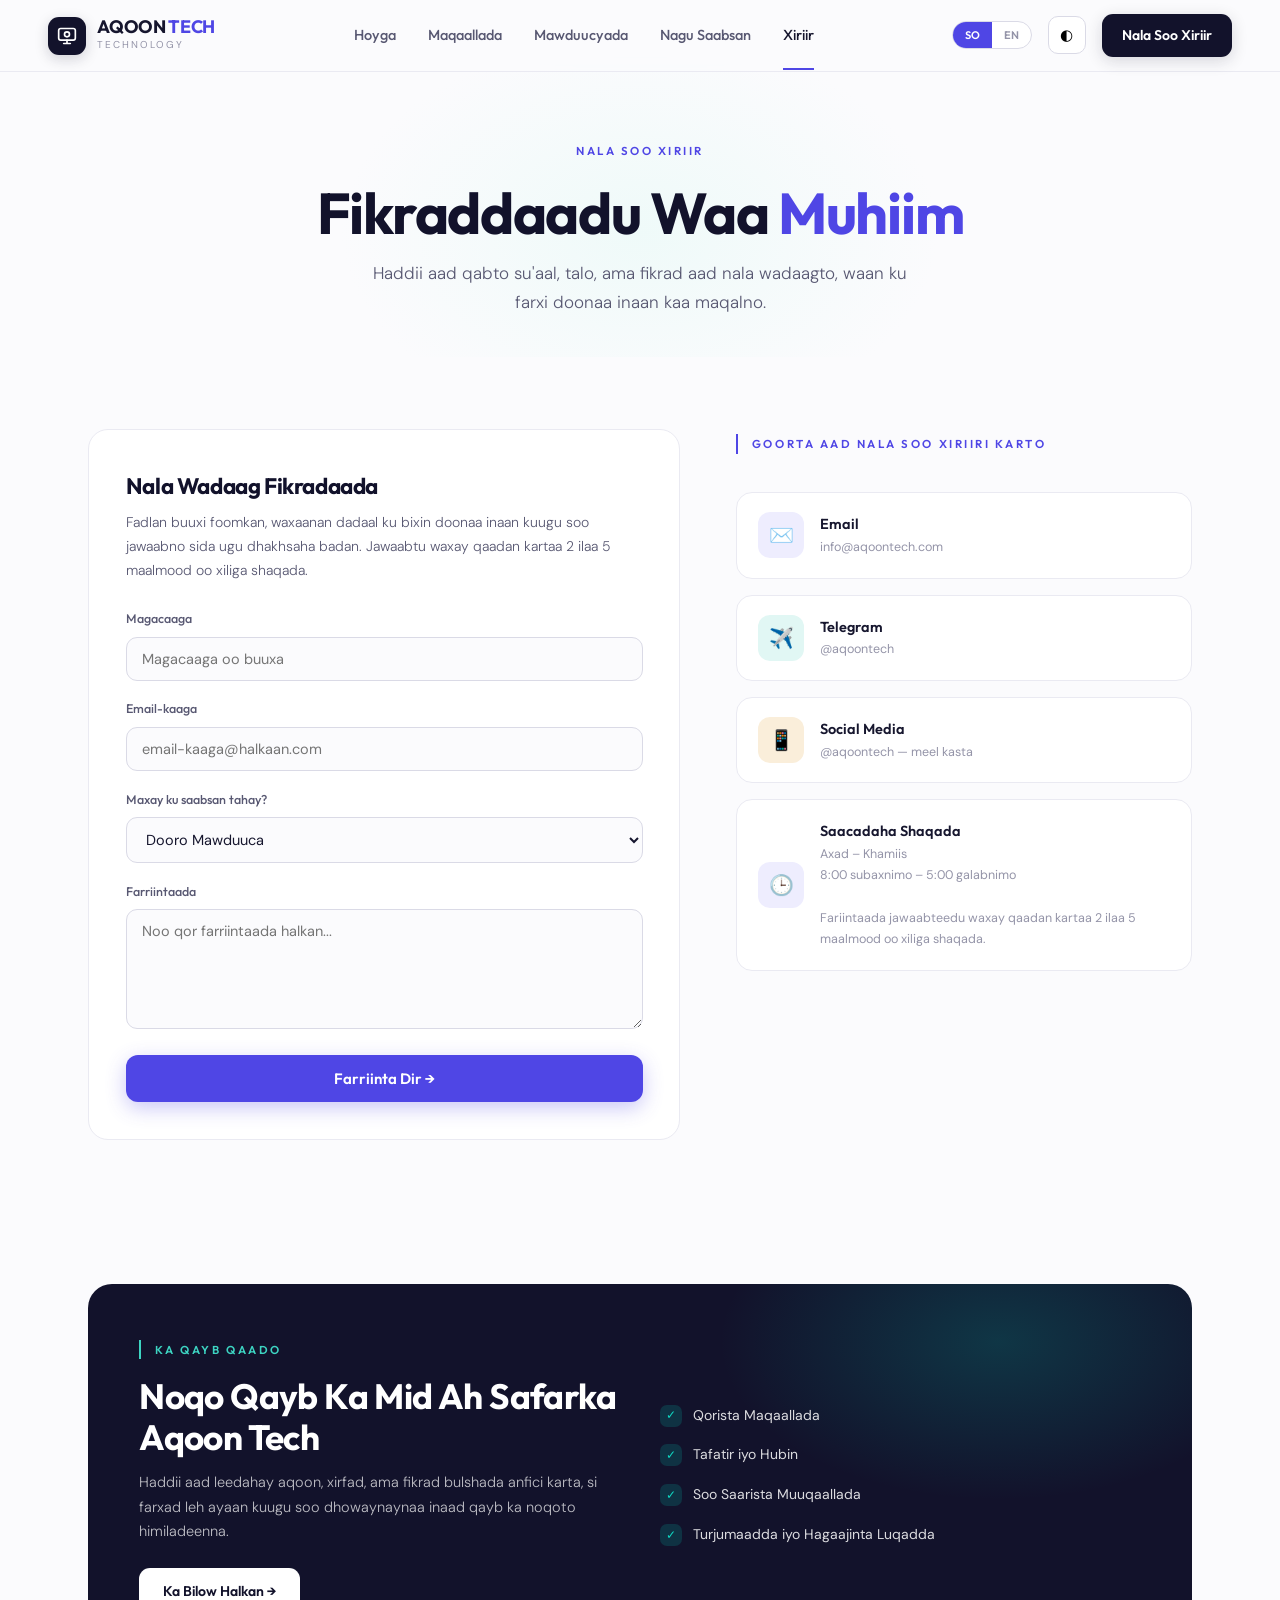
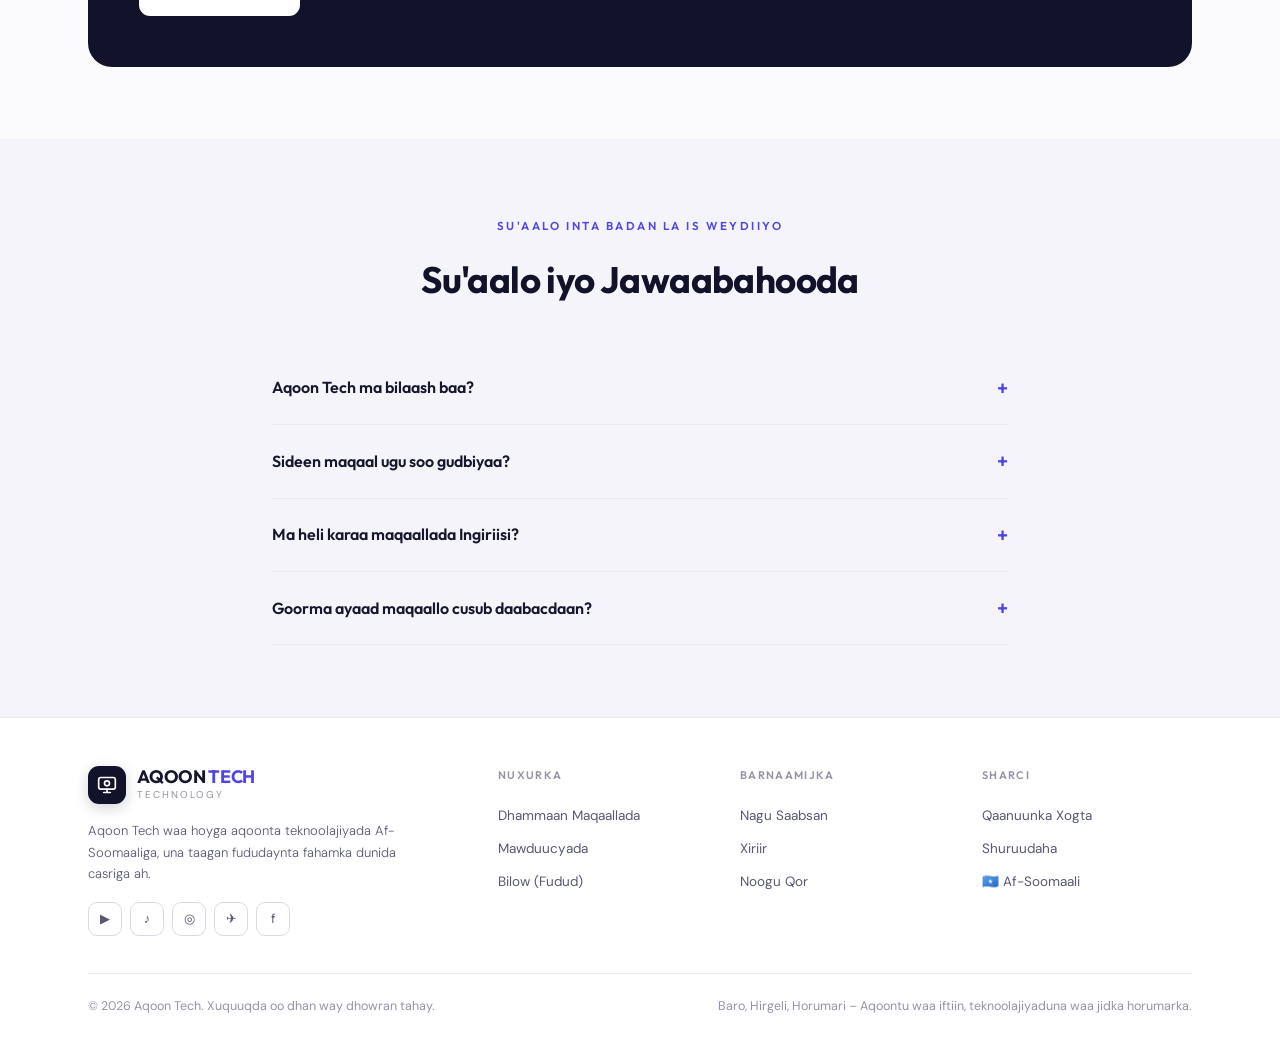
<file: pages/contact.html>
<!DOCTYPE html>
<html lang="so" data-theme="light">
<head>
<meta charset="UTF-8">
<meta name="viewport" content="width=device-width, initial-scale=1.0">
<title>Nala Soo Xiriir — Aqoon Tech</title>
<link rel="preconnect" href="https://fonts.googleapis.com">
<link rel="preconnect" href="https://fonts.gstatic.com" crossorigin>
<link href="https://fonts.googleapis.com/css2?family=Outfit:wght@300;400;500;600;700;800&family=DM+Sans:ital,opsz,wght@0,9..40,300;0,9..40,400;0,9..40,500;1,9..40,400&display=swap" rel="stylesheet">
<style>
:root{
  --ink:#12122B;--ink-2:#3A3A55;
  --paper:#FBFBFD;--surface:#FFFFFF;--surface-2:#F4F4FA;
  --tint-indigo:#F3F2FE;--tint-teal:#ECFAF8;
  --text:#16162E;--text-2:#585872;--text-3:#9494A8;
  --border:#EAEAF2;--border-2:#DADAE6;
  --indigo:#4F46E5;--indigo-dk:#3F37C9;--indigo-lt:#EEEDFE;
  --teal:#06B6A4;--teal-br:#0FD9C3;--teal-dk:#0F766E;--teal-lt:#E1F7F4;
  --amber-lt:#FAEEDA;--amber-dk:#854F0B;
  --display:'Outfit',sans-serif;--body:'DM Sans',sans-serif;
  --ease:cubic-bezier(.4,0,.2,1);--spring:cubic-bezier(.34,1.56,.64,1);
  --nav-h:72px;--max:1200px;
}
[data-theme="dark"]{
  --ink:#EDEDF7;--ink-2:#B8B8CC;
  --paper:#0C0C16;--surface:#13131F;--surface-2:#171725;
  --tint-indigo:#15152A;--tint-teal:#0E1A20;
  --text:#EDEDF7;--text-2:#A0A0B8;--text-3:#6A6A82;
  --border:#23233A;--border-2:#2E2E48;
  --indigo:#7C75F0;--indigo-lt:rgba(79,70,229,.16);
  --teal:#2DD4BF;--teal-br:#2DD4BF;--teal-lt:rgba(6,182,164,.16);
  --amber-lt:rgba(232,160,32,.16);--amber-dk:#F5C572;
}
*,*::before,*::after{box-sizing:border-box;margin:0;padding:0}
html{scroll-behavior:smooth}
body{font-family:var(--body);background:var(--paper);color:var(--text);line-height:1.7;font-size:16px;-webkit-font-smoothing:antialiased;overflow-x:hidden}
.wrap{max-width:var(--max);margin:0 auto;padding:0 clamp(1.25rem,5vw,3rem)}
a{text-decoration:none;color:inherit}
.kicker{display:inline-flex;align-items:center;gap:.55rem;font-family:var(--display);font-size:11.5px;font-weight:600;letter-spacing:.22em;text-transform:uppercase;color:var(--indigo);padding-left:.85rem;border-left:2px solid var(--indigo)}
.kicker.center{border-left:none;padding-left:0;justify-content:center}
.kicker.teal{color:var(--teal-dk);border-color:var(--teal)}

nav.bar{position:fixed;top:0;left:0;right:0;z-index:100;height:var(--nav-h);display:flex;align-items:center;justify-content:space-between;padding:0 clamp(1.25rem,5vw,3rem);background:color-mix(in srgb,var(--paper) 85%,transparent);backdrop-filter:blur(16px);border-bottom:1px solid var(--border);transition:height .35s var(--ease)}
nav.bar.scrolled{height:64px;box-shadow:0 4px 24px rgba(18,18,43,.06)}
.logo{display:flex;align-items:center;gap:.7rem}
.logo-mark{width:38px;height:38px;border-radius:11px;background:var(--ink);display:grid;place-items:center;box-shadow:0 4px 14px rgba(18,18,43,.18)}
.logo-name{font-family:var(--display);font-weight:700;font-size:18px;letter-spacing:-.3px;color:var(--text);line-height:1}
.logo-name span{color:var(--indigo)}
.logo-tag{font-family:var(--body);font-size:10px;letter-spacing:.2em;text-transform:uppercase;color:var(--text-3)}
.links{display:flex;gap:2rem;align-items:center}
.links a{font-family:var(--display);font-size:14.5px;font-weight:500;color:var(--text-2);transition:color .2s;position:relative}
.links a:hover,.links a.on{color:var(--text)}
.links a.on::after{content:'';position:absolute;left:0;right:0;bottom:-22px;height:2px;background:var(--indigo)}
.nav-right{display:flex;align-items:center;gap:1rem}
.lang{display:flex;border:1px solid var(--border-2);border-radius:99px;overflow:hidden;background:var(--surface)}
.lang button{border:none;background:transparent;font-family:var(--display);font-size:11px;font-weight:600;padding:6px 12px;cursor:pointer;color:var(--text-3);transition:.2s}
.lang button.active{background:var(--indigo);color:#fff}
.icon-btn{width:38px;height:38px;border-radius:10px;border:1px solid var(--border-2);background:var(--surface);cursor:pointer;font-size:15px;display:grid;place-items:center;transition:.2s}
.icon-btn:hover{border-color:var(--indigo)}
.cta{font-family:var(--display);font-weight:600;font-size:14px;background:var(--ink);color:#fff;padding:10px 20px;border-radius:11px;transition:transform .15s var(--spring);box-shadow:0 4px 16px rgba(18,18,43,.16)}
.cta:hover{transform:translateY(-2px)}

.page-hero{padding-top:calc(var(--nav-h) + clamp(2.5rem,6vw,4rem));padding-bottom:clamp(1.5rem,4vw,2.5rem);text-align:center;position:relative;overflow:hidden}
.page-hero::before{content:'';position:absolute;top:0;left:50%;transform:translateX(-50%);width:55%;height:130%;background:radial-gradient(ellipse at center,var(--tint-teal) 0%,transparent 60%);opacity:.8;pointer-events:none}
.page-hero .inner{position:relative;max-width:42rem;margin:0 auto}
.page-h1{font-family:var(--display);font-weight:700;font-size:clamp(2.4rem,5vw,3.6rem);line-height:1.06;letter-spacing:-1.3px;color:var(--ink);margin:1.2rem 0 1rem}
.page-h1 .accent{color:var(--indigo)}
.page-lead{font-size:17px;color:var(--text-2);line-height:1.7;font-weight:300;max-width:34rem;margin:0 auto}

.section{padding-block:clamp(2.5rem,6vw,4.5rem)}
.section.tint{background:var(--surface-2)}

/* contact grid */
.contact-grid{display:grid;grid-template-columns:1.3fr 1fr;gap:clamp(2rem,5vw,3.5rem);align-items:start}
.form-card{background:var(--surface);border:1px solid var(--border);border-radius:20px;padding:clamp(1.5rem,3vw,2.3rem)}
.form-card h3{font-family:var(--display);font-weight:700;font-size:1.4rem;color:var(--ink);margin-bottom:.4rem;letter-spacing:-.4px}
.form-card .desc{font-size:14px;color:var(--text-2);font-weight:300;margin-bottom:1.6rem}
.field{margin-bottom:1.1rem}
.field label{display:block;font-family:var(--display);font-size:12.5px;font-weight:500;color:var(--text-2);margin-bottom:.45rem}
.field input,.field select,.field textarea{width:100%;font-family:var(--body);font-size:14.5px;padding:12px 15px;border:1px solid var(--border-2);border-radius:11px;background:var(--paper);color:var(--text);transition:border-color .2s,box-shadow .2s}
.field input:focus,.field select:focus,.field textarea:focus{outline:none;border-color:var(--indigo);box-shadow:0 0 0 3px var(--indigo-lt)}
.field textarea{resize:vertical;min-height:120px}
.submit{width:100%;font-family:var(--display);font-weight:600;font-size:15px;background:var(--indigo);color:#fff;border:none;padding:14px;border-radius:12px;cursor:pointer;transition:transform .15s var(--spring),box-shadow .2s;box-shadow:0 6px 20px rgba(79,70,229,.3)}
.submit:hover{transform:translateY(-2px);box-shadow:0 10px 28px rgba(79,70,229,.4)}

/* contact channels */
.channels{display:flex;flex-direction:column;gap:1rem}
.chan{display:flex;align-items:center;gap:1rem;background:var(--surface);border:1px solid var(--border);border-radius:16px;padding:1.2rem 1.3rem;transition:transform .2s var(--ease),border-color .2s}
.chan:hover{transform:translateY(-3px);border-color:var(--indigo)}
.chan-ic{width:46px;height:46px;border-radius:12px;display:grid;place-items:center;font-size:20px;flex-shrink:0;background:var(--indigo-lt)}
.chan:nth-child(2) .chan-ic{background:var(--teal-lt)}
.chan:nth-child(3) .chan-ic{background:var(--amber-lt)}
.chan-h{font-family:var(--display);font-weight:600;font-size:14.5px;color:var(--text)}
.chan-x{font-size:12.5px;color:var(--text-3)}

/* contribute band */
.contrib{background:var(--ink);border-radius:24px;padding:clamp(2rem,4vw,3.2rem);position:relative;overflow:hidden}
.contrib::after{content:'';position:absolute;top:-30%;right:-10%;width:55%;height:90%;background:radial-gradient(ellipse,rgba(6,182,164,.22),transparent 65%)}
.contrib>*{position:relative;z-index:1}
.contrib-grid{display:grid;grid-template-columns:1fr 1fr;gap:2.5rem;align-items:center}
.contrib h2{font-family:var(--display);font-weight:700;color:#fff;font-size:clamp(1.6rem,3vw,2.2rem);letter-spacing:-.6px;margin:.9rem 0 .8rem;line-height:1.15}
.contrib p{color:rgba(255,255,255,.72);font-size:14.5px;font-weight:300;line-height:1.7;margin-bottom:1.5rem}
.contrib-list{list-style:none}
.contrib-list li{display:flex;align-items:center;gap:.7rem;color:rgba(255,255,255,.85);font-size:14px;padding:.5rem 0}
.contrib-list .ck{width:22px;height:22px;border-radius:7px;background:rgba(6,182,164,.2);display:grid;place-items:center;color:var(--teal-br);font-size:12px;flex-shrink:0}
.contrib .btn-w{display:inline-block;background:#fff;color:var(--ink);font-family:var(--display);font-weight:600;font-size:14px;padding:12px 24px;border-radius:11px;transition:transform .15s var(--spring)}
.contrib .btn-w:hover{transform:translateY(-2px)}

/* faq */
.faq{max-width:46rem;margin:0 auto}
.faq-item{border-bottom:1px solid var(--border);padding:1.2rem 0;cursor:pointer}
.faq-q{display:flex;justify-content:space-between;align-items:center;gap:1rem;font-family:var(--display);font-weight:600;font-size:16px;color:var(--text)}
.faq-q .plus{color:var(--indigo);font-size:20px;transition:transform .25s var(--ease);flex-shrink:0}
.faq-item.open .plus{transform:rotate(45deg)}
.faq-a{max-height:0;overflow:hidden;transition:max-height .3s var(--ease);font-size:14.5px;color:var(--text-2);line-height:1.7;font-weight:300}
.faq-item.open .faq-a{max-height:200px;padding-top:.8rem}

footer{border-top:1px solid var(--border);background:var(--surface);padding-block:3rem 1.8rem}
.foot-grid{display:grid;grid-template-columns:1.8fr 1fr 1fr 1fr;gap:2rem}
.foot-brand .logo{margin-bottom:1rem}
.foot-about{font-size:13px;color:var(--text-2);line-height:1.65;font-weight:300;max-width:20rem;margin-bottom:1.1rem}
.foot-social{display:flex;gap:.5rem}
.foot-social a{width:34px;height:34px;border-radius:9px;border:1px solid var(--border-2);display:grid;place-items:center;font-size:13px;color:var(--text-2);transition:.2s}
.foot-social a:hover{border-color:var(--indigo);color:var(--indigo);transform:translateY(-2px)}
.foot-col h4{font-family:var(--display);font-size:11px;font-weight:600;letter-spacing:.12em;text-transform:uppercase;color:var(--text-3);margin-bottom:.9rem}
.foot-col a{display:block;font-size:13.5px;color:var(--text-2);padding:.32rem 0;transition:color .2s}
.foot-col a:hover{color:var(--indigo)}
.foot-bottom{display:flex;justify-content:space-between;margin-top:2.3rem;padding-top:1.4rem;border-top:1px solid var(--border);font-size:12.5px;color:var(--text-3);flex-wrap:wrap;gap:.5rem}
@media(max-width:900px){.foot-grid{grid-template-columns:1fr 1fr}.foot-brand{grid-column:1/-1}}

.rv{opacity:0;transform:translateY(20px);animation:rvin .7s var(--ease) forwards}
@keyframes rvin{to{opacity:1;transform:none}}
.d1{animation-delay:.05s}.d2{animation-delay:.13s}.d3{animation-delay:.21s}

@media(max-width:900px){
  .links{display:none}
  .contact-grid{grid-template-columns:1fr}
  .contrib-grid{grid-template-columns:1fr;gap:1.5rem}
}
</style>
</head>
<body>

<nav class="bar" id="nav">
  <a href="../index.html" class="logo">
    <div class="logo-mark"><svg width="20" height="20" viewBox="0 0 24 24" fill="none" stroke="#fff" stroke-width="2" stroke-linecap="round" stroke-linejoin="round"><rect x="2" y="3" width="20" height="14" rx="2.5"/><path d="M8 21h8M12 17v4"/><circle cx="12" cy="10" r="3"/></svg></div>
    <div><div class="logo-name">AQOON <span>TECH</span></div><div class="logo-tag">Technology</div></div>
  </a>
  <div class="links"><a href="../index.html" data-so="Hoyga" data-en="Home">Hoyga</a><a href="articles.html" data-so="Maqaallada" data-en="Articles">Maqaallada</a><a href="categories.html" data-so="Mawduucyada" data-en="Categories">Mawduucyada</a><a href="about.html" data-so="Nagu Saabsan" data-en="About">Nagu Saabsan</a><a href="contact.html" class="on" data-so="Xiriir" data-en="Contact">Xiriir</a></div>
  <div class="nav-right">
    <div class="lang"><button id="lang-so" class="active" onclick="setLang('so')">SO</button><button id="lang-en" onclick="setLang('en')">EN</button></div>
    <button class="icon-btn" onclick="toggleTheme()">◐</button>
    <a href="contact.html" class="cta" data-so="Nala Soo Xiriir" data-en="Get in Touch">Nala Soo Xiriir</a>
  </div>
</nav>

<section class="page-hero">
  <div class="inner">
    <span class="kicker center rv d1" data-so="Nala Soo Xiriir" data-en="Get in Touch">Nala Soo Xiriir</span>
    <h1 class="page-h1 rv d2" data-so='Fikraddaadu Waa <span class="accent">Muhiim</span>' data-en='Your Voice <span class="accent">Matters</span>'>Fikraddaadu Waa <span class="accent">Muhiim</span></h1>
    <p class="page-lead rv d3" data-so="Haddii aad qabto su'aal, talo, ama fikrad aad nala wadaagto, waan ku farxi doonaa inaan kaa maqalno." data-en="Whether you have a question, a suggestion, or an idea to share, we would love to hear from you.">Haddii aad qabto su'aal, talo, ama fikrad aad nala wadaagto, waan ku farxi doonaa inaan kaa maqalno.</p>
  </div>
</section>

<section class="section">
  <div class="wrap contact-grid">
    <div class="form-card">
      <h3 data-so="Nala Wadaag Fikradaada" data-en="Share Your Thoughts">Nala Wadaag Fikradaada</h3>
      <p class="desc" data-so="Fadlan buuxi foomkan, waxaanan dadaal ku bixin doonaa inaan kuugu soo jawaabno sida ugu dhakhsaha badan. Jawaabtu waxay qaadan kartaa 2 ilaa 5 maalmood oo xiliga shaqada." data-en="Fill out the form below and we will do our best to reply as quickly as we can. A response may take 2 to 5 business days.">Fadlan buuxi foomkan, waxaanan dadaal ku bixin doonaa inaan kuugu soo jawaabno sida ugu dhakhsaha badan. Jawaabtu waxay qaadan kartaa 2 ilaa 5 maalmood oo xiliga shaqada.</p>
      <form onsubmit="handleContact(this);return false">
        <div class="field"><label data-so="Magacaaga" data-en="Your Name">Magacaaga</label><input type="text" placeholder="Magacaaga oo buuxa" data-ph-so="Magacaaga oo buuxa" data-ph-en="Your full name"></div>
        <div class="field"><label data-so="Email-kaaga" data-en="Your Email">Email-kaaga</label><input type="email" placeholder="email-kaaga@halkaan.com" data-ph-so="email-kaaga@halkaan.com" data-ph-en="your-email@example.com"></div>
        <div class="field"><label data-so="Maxay ku saabsan tahay?" data-en="What is it about?">Maxay ku saabsan tahay?</label>
          <select>
            <option data-so="Dooro Mawduuca" data-en="Choose a Topic">Dooro Mawduuca</option>
            <option data-so="Su'aal Guud" data-en="General Question">Su'aal Guud</option>
            <option data-so="Noogu Qor" data-en="Write for Us">Noogu Qor</option>
            <option data-so="Iskaashi" data-en="Partnership">Iskaashi</option>
            <option data-so="Technical Issue / Dhibaato Farsamo" data-en="Technical Issue">Technical Issue / Dhibaato Farsamo</option>
            <option data-so="Talo Maqaal" data-en="Article Suggestion">Talo Maqaal</option>
            <option data-so="Wax Kale" data-en="Something Else">Wax Kale</option>
          </select>
        </div>
        <div class="field"><label data-so="Farriintaada" data-en="Your Message">Farriintaada</label><textarea placeholder="Noo qor farriintaada halkan..." data-ph-so="Noo qor farriintaada halkan..." data-ph-en="Write your message here..."></textarea></div>
        <button class="submit" data-so="Farriinta Dir →" data-en="Send Message →">Farriinta Dir →</button>
      </form>
    </div>

    <div>
      <span class="kicker" style="margin-bottom:1.2rem" data-so="Goorta Aad Nala Soo Xiriiri Karto" data-en="How to Reach Us">Goorta Aad Nala Soo Xiriiri Karto</span>
      <div class="channels" style="margin-top:1.2rem">
        <a class="chan"><div class="chan-ic">✉️</div><div><div class="chan-h">Email</div><div class="chan-x">info@aqoontech.com</div></div></a>
        <a class="chan"><div class="chan-ic">✈️</div><div><div class="chan-h">Telegram</div><div class="chan-x">@aqoontech</div></div></a>
        <a class="chan"><div class="chan-ic">📱</div><div><div class="chan-h">Social Media</div><div class="chan-x" data-so="@aqoontech — meel kasta" data-en="@aqoontech — everywhere">@aqoontech — meel kasta</div></div></a>
      
<div class="chan">
<div class="chan-ic">🕒</div>
<div>
<div class="chan-h" data-so="Saacadaha Shaqada" data-en="Working Hours">Saacadaha Shaqada</div>
<div class="chan-x" data-so="Axad – Khamiis<br>8:00 subaxnimo – 5:00 galabnimo<br><br>Fariintaada jawaabteedu waxay qaadan kartaa 2 ilaa 5 maalmood oo xiliga shaqada." data-en="Sunday – Thursday<br>8:00 AM – 5:00 PM<br><br>A reply to your message may take 2 to 5 business days.">Axad – Khamiis<br>8:00 subaxnimo – 5:00 galabnimo<br><br>Fariintaada jawaabteedu waxay qaadan kartaa 2 ilaa 5 maalmood oo xiliga shaqada.</div>
</div>
</div>

    </div>
  </div>
</section>

<section class="section">
  <div class="wrap">
    <div class="contrib">
      <div class="contrib-grid">
        <div>
          <span class="kicker" style="color:#3DD4C2;border-color:#3DD4C2" data-so="Ka Qayb Qaado" data-en="Get Involved">Ka Qayb Qaado</span>
          <h2 data-so="Noqo Qayb Ka Mid Ah Safarka Aqoon Tech" data-en="Become Part of the Aqoon Tech Journey">Noqo Qayb Ka Mid Ah Safarka Aqoon Tech</h2>
          <p data-so="Haddii aad leedahay aqoon, xirfad, ama fikrad bulshada anfici karta, si farxad leh ayaan kuugu soo dhowaynaynaa inaad qayb ka noqoto himiladeenna." data-en="If you have knowledge, a skill, or an idea that can benefit the community, we would be glad to welcome you into our mission.">Haddii aad leedahay aqoon, xirfad, ama fikrad bulshada anfici karta, si farxad leh ayaan kuugu soo dhowaynaynaa inaad qayb ka noqoto himiladeenna.</p>
          <a href="contact.html" class="btn-w" data-so="Ka Bilow Halkan →" data-en="Start Here →">Ka Bilow Halkan →</a>
        </div>
        <ul class="contrib-list">
          <li data-so='<span class="ck">✓</span> Qorista Maqaallada' data-en='<span class="ck">✓</span> Writing Articles'><span class="ck">✓</span> Qorista Maqaallada</li>
          <li data-so='<span class="ck">✓</span> Tafatir iyo Hubin' data-en='<span class="ck">✓</span> Editing & Review'><span class="ck">✓</span> Tafatir iyo Hubin</li>
          <li data-so='<span class="ck">✓</span> Soo Saarista Muuqaallada' data-en='<span class="ck">✓</span> Video Production'><span class="ck">✓</span> Soo Saarista Muuqaallada</li>
          <li data-so='<span class="ck">✓</span> Turjumaadda iyo Hagaajinta Luqadda' data-en='<span class="ck">✓</span> Translation & Language Polish'><span class="ck">✓</span> Turjumaadda iyo Hagaajinta Luqadda</li>
        </ul>
      </div>
    </div>
  </div>
</section>

<section class="section tint">
  <div class="wrap">
    <div style="text-align:center;max-width:38rem;margin:0 auto 2.5rem">
      <span class="kicker center" data-so="Su'aalo Inta Badan La Is Weydiiyo" data-en="Frequently Asked Questions">Su'aalo Inta Badan La Is Weydiiyo</span>
      <h2 style="font-family:var(--display);font-weight:700;font-size:clamp(1.7rem,3vw,2.3rem);color:var(--ink);letter-spacing:-.6px;margin-top:.7rem" data-so="Su'aalo iyo Jawaabahooda" data-en="Questions & Answers">Su'aalo iyo Jawaabahooda</h2>
    </div>
    <div class="faq">
      <div class="faq-item" onclick="this.classList.toggle('open')">
        <div class="faq-q" data-so='Aqoon Tech ma bilaash baa?<span class="plus">+</span>' data-en='Is Aqoon Tech free?<span class="plus">+</span>'>Aqoon Tech ma bilaash baa?<span class="plus">+</span></div>
        <div class="faq-a" data-so="Haa — dhammaan maqaallada iyo casharrada waa bilaash. Hadafkayagu waa in aqoonta teknoolajiyada loo helo qof kasta, lacag la'aan." data-en="Yes — all articles and lessons are free. Our goal is for technology knowledge to reach everyone, at no cost.">Haa — dhammaan maqaallada iyo casharrada waa bilaash. Hadafkayagu waa in aqoonta teknoolajiyada loo helo qof kasta, lacag la'aan.</div>
      </div>
      <div class="faq-item" onclick="this.classList.toggle('open')">
        <div class="faq-q" data-so='Sideen maqaal ugu soo gudbiyaa?<span class="plus">+</span>' data-en='How do I submit an article?<span class="plus">+</span>'>Sideen maqaal ugu soo gudbiyaa?<span class="plus">+</span></div>
        <div class="faq-a" data-so='Buuxi foomka kor ku yaal, dooro "Waxaan rabaa inaan maqaal qoro", waxaana kula soo xiriiri doonnaa tilmaamaha.' data-en='Fill out the form above, choose "Write for Us", and we will reach out to you with the guidelines.'>Buuxi foomka kor ku yaal, dooro "Waxaan rabaa inaan maqaal qoro", waxaana kula soo xiriiri doonnaa tilmaamaha.</div>
      </div>
      <div class="faq-item" onclick="this.classList.toggle('open')">
        <div class="faq-q" data-so='Ma heli karaa maqaallada Ingiriisi?<span class="plus">+</span>' data-en='Can I read the articles in English?<span class="plus">+</span>'>Ma heli karaa maqaallada Ingiriisi?<span class="plus">+</span></div>
        <div class="faq-a" data-so='Haa — guji badhanka "EN" ee kor ku yaal si aad u beddesho luqadda. Maqaallo badan waxay ku diyaar yihiin labada luqadood.' data-en='Yes — tap the "EN" button at the top to switch languages. Many articles are available in both languages.'>Haa — guji badhanka "EN" ee kor ku yaal si aad u beddesho luqadda. Maqaallo badan waxay ku diyaar yihiin labada luqadood.</div>
      </div>
      <div class="faq-item" onclick="this.classList.toggle('open')">
        <div class="faq-q" data-so='Goorma ayaad maqaallo cusub daabacdaan?<span class="plus">+</span>' data-en='How often do you publish new articles?<span class="plus">+</span>'>Goorma ayaad maqaallo cusub daabacdaan?<span class="plus">+</span></div>
        <div class="faq-a" data-so="Waxaan si joogto ah u daabacnaa maqaallo iyo casharro cusub marka ay diyaar noqdaan." data-en="We publish new articles and lessons regularly, as soon as they are ready.">Waxaan si joogto ah u daabacnaa maqaallo iyo casharro cusub marka ay diyaar noqdaan.</div>
      </div>
    </div>
  </div>
</section>

<footer>
  <div class="wrap">
    <div class="foot-grid">
      <div class="foot-brand">
        <a href="../index.html" class="logo">
          <div class="logo-mark"><svg width="20" height="20" viewBox="0 0 24 24" fill="none" stroke="#fff" stroke-width="2" stroke-linecap="round" stroke-linejoin="round"><rect x="2" y="3" width="20" height="14" rx="2.5"/><path d="M8 21h8M12 17v4"/><circle cx="12" cy="10" r="3"/></svg></div>
          <div><div class="logo-name">AQOON <span>TECH</span></div><div class="logo-tag">Technology</div></div>
        </a>
        <p class="foot-about" data-so="Aqoon Tech waa hoyga aqoonta teknoolajiyada Af-Soomaaliga, una taagan fududaynta fahamka dunida casriga ah." data-en="Aqoon Tech is the home of Somali-language technology knowledge, dedicated to making the modern world easier to understand.">Aqoon Tech waa hoyga aqoonta teknoolajiyada Af-Soomaaliga, una taagan fududaynta fahamka dunida casriga ah.</p>
        <div class="foot-social"><a href="#">▶</a><a href="#">♪</a><a href="#">◎</a><a href="#">✈</a><a href="#">f</a></div>
      </div>
      <div class="foot-col"><h4 data-so="Nuxurka" data-en="Content">Nuxurka</h4><a href="articles.html" data-so="Dhammaan Maqaallada" data-en="All Articles">Dhammaan Maqaallada</a><a href="categories.html" data-so="Mawduucyada" data-en="Categories">Mawduucyada</a><a href="articles.html" data-so="Bilow (Fudud)" data-en="Beginner (Easy)">Bilow (Fudud)</a></div>
      <div class="foot-col"><h4 data-so="Barnaamijka" data-en="Platform">Barnaamijka</h4><a href="about.html" data-so="Nagu Saabsan" data-en="About Us">Nagu Saabsan</a><a href="contact.html" data-so="Xiriir" data-en="Contact">Xiriir</a><a href="contact.html" data-so="Noogu Qor" data-en="Write for Us">Noogu Qor</a></div>
      <div class="foot-col"><h4 data-so="Sharci" data-en="Legal">Sharci</h4><a href="#" data-so="Qaanuunka Xogta" data-en="Privacy Policy">Qaanuunka Xogta</a><a href="#" data-so="Shuruudaha" data-en="Terms">Shuruudaha</a><a href="#">🇸🇴 Af-Soomaali</a></div>
    </div>
    <div class="foot-bottom">
      <span data-so="© 2026 Aqoon Tech. Xuquuqda oo dhan way dhowran tahay." data-en="© 2026 Aqoon Tech. All rights reserved.">© 2026 Aqoon Tech. Xuquuqda oo dhan way dhowran tahay.</span>
      <span data-so="Baro, Hirgeli, Horumari – Aqoontu waa iftiin, teknoolajiyaduna waa jidka horumarka." data-en="Learn, Apply, Progress – Knowledge is light, and technology is the path to progress.">Baro, Hirgeli, Horumari – Aqoontu waa iftiin, teknoolajiyaduna waa jidka horumarka.</span>
    </div>
  </div>
</footer>

<script>
const nav=document.getElementById('nav');
addEventListener('scroll',()=>nav.classList.toggle('scrolled',scrollY>20),{passive:true});
function toggleTheme(){const d=document.documentElement;const n=d.dataset.theme==='dark'?'light':'dark';d.dataset.theme=n;localStorage.setItem('aqoon-theme',n);}
(function(){const t=localStorage.getItem('aqoon-theme');if(t)document.documentElement.dataset.theme=t;})();
function handleContact(f){const b=f.querySelector('.submit');b.textContent='✅ Waa la diray';b.style.background='#16a34a';}
</script>
<script src="../js/i18n.js"></script>
<script src="../js/newsletter.js"></script>
</body>
</html>
</file>
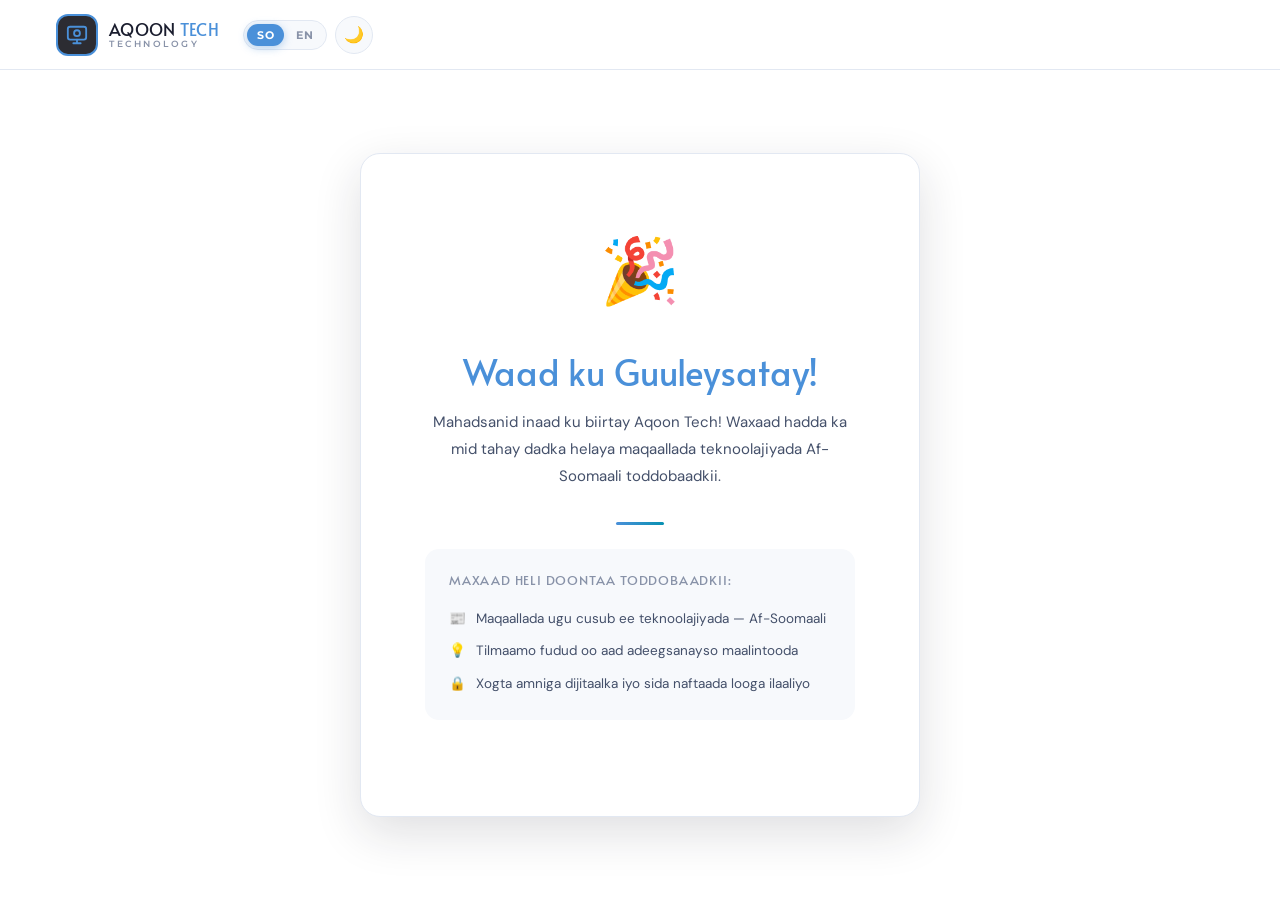
<file: pages/subscribed.html>
<!DOCTYPE html>
<html lang="so" data-theme="light">
<head>
  <meta charset="UTF-8">
  <meta name="viewport" content="width=device-width, initial-scale=1.0">
  <title>Waad ku guuleysatay — Aqoon Tech</title>
  <link rel="preconnect" href="https://fonts.googleapis.com">
  <link rel="preconnect" href="https://fonts.gstatic.com" crossorigin>
  <link href="https://fonts.googleapis.com/css2?family=Alata&family=Montserrat:wght@400;500;600;700&family=DM+Sans:ital,opsz,wght@0,9..40,300;0,9..40,400;0,9..40,500;1,9..40,400&display=swap" rel="stylesheet">
  <link rel="stylesheet" href="../css/variables.css">
  <link rel="stylesheet" href="../css/base.css">
  <link rel="stylesheet" href="../css/typography.css">
  <link rel="stylesheet" href="../css/buttons.css">
  <link rel="stylesheet" href="../css/navbar.css">
  <link rel="stylesheet" href="../css/layout.css">
  <link rel="stylesheet" href="../css/sections.css">
  <link rel="stylesheet" href="../css/animations.css">
  <style>
    .thankyou-wrap {
      min-height: calc(100vh - var(--nav-h));
      display: flex;
      align-items: center;
      justify-content: center;
      padding: 3rem 1.5rem;
    }
    .thankyou-card {
      background: var(--surface);
      border: 1.5px solid var(--border);
      border-radius: var(--r-lg);
      padding: clamp(2rem, 6vw, 4rem);
      max-width: 560px;
      width: 100%;
      text-align: center;
      box-shadow: var(--shadow-lg);
      animation: fadeUp .6s ease both;
    }
    .thankyou-emoji {
      font-size: 4rem;
      margin-bottom: 1.5rem;
      display: block;
      animation: bounce 1s ease .4s both;
    }
    @keyframes bounce {
      0%   { transform: scale(0); opacity: 0; }
      60%  { transform: scale(1.2); }
      100% { transform: scale(1); opacity: 1; }
    }
    .thankyou-title {
      font-family: var(--font-brand);
      font-size: clamp(1.6rem, 3vw, 2.2rem);
      color: var(--text);
      margin-bottom: 1rem;
      line-height: 1.2;
    }
    .thankyou-title span { color: var(--blue); }
    .thankyou-desc {
      font-size: 15px;
      color: var(--text-2);
      line-height: 1.8;
      margin-bottom: 2rem;
    }
    .thankyou-divider {
      width: 48px;
      height: 3px;
      background: linear-gradient(90deg, var(--blue), var(--teal));
      border-radius: 2px;
      margin: 1.5rem auto;
    }
    .thankyou-what {
      background: var(--bg-alt);
      border-radius: var(--r);
      padding: 1.25rem 1.5rem;
      margin-bottom: 2rem;
      text-align: left;
    }
    .thankyou-what-title {
      font-family: var(--font-brand);
      font-size: 13px;
      color: var(--text-3);
      text-transform: uppercase;
      letter-spacing: .8px;
      margin-bottom: .75rem;
    }
    .thankyou-what-item {
      display: flex;
      align-items: flex-start;
      gap: 10px;
      font-size: 13.5px;
      color: var(--text-2);
      padding: 6px 0;
      line-height: 1.5;
    }
    .thankyou-what-item span:first-child { flex-shrink: 0; }
    .thankyou-btns {
      display: flex;
      gap: 1rem;
      justify-content: center;
      flex-wrap: wrap;
    }
    .lang-note {
      font-size: 12px;
      color: var(--text-3);
      margin-top: 1.5rem;
      font-style: italic;
    }
  </style>
</head>
<body>

<div id="progress-bar"></div>

<nav class="navbar" id="navbar">
  <a href="../index.html" class="nav-logo">
    <div class="logo-mark">
      <svg width="22" height="22" viewBox="0 0 24 24" fill="none" stroke="#4A90D9" stroke-width="2" stroke-linecap="round" stroke-linejoin="round">
        <rect x="2" y="3" width="20" height="14" rx="2.5"/><path d="M8 21h8M12 17v4"/>
        <circle cx="12" cy="10" r="3.2"/>
      </svg>
    </div>
    <div class="logo-text">
      <span class="logo-name">AQOON <span>TECH</span></span>
      <span class="logo-tagline">Technology</span>
    </div>
  </a>
  <div class="nav-actions">
    <div class="lang-switch">
      <button class="lang-btn active" id="lang-so" onclick="setLang('so')">SO</button>
      <button class="lang-btn"        id="lang-en" onclick="setLang('en')">EN</button>
    </div>
    <button class="btn-theme" id="theme-toggle" onclick="toggleTheme()">🌙</button>
  </div>
</nav>

<div class="thankyou-wrap">
  <div class="thankyou-card">

    <span class="thankyou-emoji">🎉</span>

    <h1 class="thankyou-title">
      <span data-so="Waad ku" data-en="You're">Waad ku</span>
      <span data-so="Guuleysatay!" data-en="Subscribed!">Guuleysatay!</span>
    </h1>

    <p class="thankyou-desc"
       data-so="Mahadsanid inaad ku biirtay Aqoon Tech! Waxaad hadda ka mid tahay dadka helaya maqaallada teknoolajiyada Af-Soomaali toddobaadkii."
       data-en="Thank you for joining Aqoon Tech! You're now among the people receiving Somali tech articles every week.">
      Mahadsanid inaad ku biirtay Aqoon Tech! Waxaad hadda ka mid tahay
      dadka helaya maqaallada teknoolajiyada Af-Soomaali toddobaadkii.
    </p>

    <div class="thankyou-divider"></div>

    <div class="thankyou-what">
      <div class="thankyou-what-title"
           data-so="Maxaad heli doontaa toddobaadkii:"
           data-en="What you'll receive every week:">
        Maxaad heli doontaa toddobaadkii:
      </div>
      <div class="thankyou-what-item">
        <span>📰</span>
        <span data-so="Maqaallada ugu cusub ee teknoolajiyada — Af-Soomaali" data-en="The latest technology articles — in Somali">Maqaallada ugu cusub ee teknoolajiyada — Af-Soomaali</span>
      </div>
      <div class="thankyou-what-item">
        <span>💡</span>
        <span data-so="Tilmaamo fudud oo aad adeegsanayso maalintooda" data-en="Simple tips you can use every day">Tilmaamo fudud oo aad adeegsanayso maalintooda</span>
      </div>
      <div class="thankyou-what-item">
        <span>🔒</span>
        <span data-so="Xogta amniga dijitaalka iyo sida naftaada looga ilaaliyo" data-en="Digital security tips to keep yourself safe">Xogta amniga dijitaalka iyo sida naftaada looga ilaaliyo</span>
      </div>
      <div c
</file>
<file: css/variables.css>
/* ============================================================
   AQOON TECH  —  Design Tokens  (css/variables.css)
   All colours, spacing, radii, shadows, z-index, typography
   sizes and timing functions live here. Change one value and
   the entire site updates.
   ============================================================ */

:root {

  /* ── Brand palette ── */
  --blue:          #4A90D9;
  --blue-dark:     #2d6fad;
  --blue-deeper:   #1a4a7a;
  --blue-light:    #E8F4FF;
  --blue-mid:      #c5e0f7;
  --charcoal:      #2C2C32;
  --charcoal-lt:   #3f3f4a;
  --green:         #1d9e75;
  --amber:         #e8a020;
  --purple:        #7d50b5;
  --teal:          #0891b2;
  --red:           #e24b4a;
  --white:         #FFFFFF;

  /* ── Semantic – Light theme ── */
  --bg:            #FFFFFF;
  --bg-alt:        #F7F9FC;
  --bg-3:          #EEF2F8;
  --surface:       #FFFFFF;
  --surface-2:     #F4F7FC;
  --surface-3:     #EDF1F8;
  --text:          #1A1D2E;
  --text-2:        #44506A;
  --text-3:        #8892A8;
  --border:        #E2E8F2;
  --border-2:      #C8D4E4;

  /* ── Typography ── */
  --font-brand: 'Alata', sans-serif;
  --font-ui:    'Montserrat', sans-serif;
  --font-body:  'DM Sans', sans-serif;

  --size-xs:   11px;
  --size-sm:   13px;
  --size-base: 15px;
  --size-md:   17px;
  --size-lg:   20px;
  --size-xl:   24px;
  --size-2xl:  30px;
  --size-3xl:  38px;
  --size-4xl:  48px;
  --size-5xl:  60px;

  /* ── Spacing scale (4-pt) ── */
  --s1:  4px;
  --s2:  8px;
  --s3:  12px;
  --s4:  16px;
  --s5:  20px;
  --s6:  24px;
  --s8:  32px;
  --s10: 40px;
  --s12: 48px;
  --s16: 64px;
  --s20: 80px;
  --s24: 96px;

  /* ── Border radii ── */
  --r-xs:   4px;
  --r-sm:   8px;
  --r:      14px;
  --r-lg:   20px;
  --r-xl:   28px;
  --r-2xl:  36px;
  --r-full: 9999px;

  /* ── Shadows ── */
  --shadow-xs:   0 1px 4px rgba(26,29,46,.06);
  --shadow-sm:   0 2px 8px rgba(26,29,46,.08);
  --shadow:      0 4px 20px rgba(74,144,217,.10);
  --shadow-md:   0 8px 32px rgba(26,29,46,.12);
  --shadow-lg:   0 16px 48px rgba(26,29,46,.14);
  --shadow-up:   0 16px 48px rgba(74,144,217,.18);
  --shadow-blue: 0 8px 28px rgba(74,144,217,.35);
  --shadow-blue-lg: 0 16px 48px rgba(74,144,217,.45);

  /* ── Motion ── */
  --ease:       cubic-bezier(.4,0,.2,1);
  --ease-out:   cubic-bezier(0,0,.2,1);
  --ease-in:    cubic-bezier(.4,0,1,1);
  --ease-spring: cubic-bezier(.34,1.56,.64,1);
  --t-fast:  .14s;
  --t:       .22s;
  --t-slow:  .40s;

  /* ── Layout ── */
  --nav-h:      70px;
  --max-w:      1280px;
  --max-w-sm:   960px;
  --max-w-text: 700px;
  --pad-x:      clamp(1.25rem, 5vw, 3.5rem);
  --pad-y:      clamp(3.5rem, 7vw, 6rem);

  /* ── Z-index ladder ── */
  --z-base:    1;
  --z-drop:    50;
  --z-sticky:  80;
  --z-nav:     100;
  --z-over:    150;
  --z-modal:   200;
  --z-toast:   300;
}

/* ── Dark mode overrides ── */
[data-theme="dark"] {
  --bg:       #0F1117;
  --bg-alt:   #161B27;
  --bg-3:     #1C2235;
  --surface:  #181E2E;
  --surface-2:#1E2540;
  --surface-3:#242D4A;
  --text:     #EEF2FF;
  --text-2:   #9BA8CC;
  --text-3:   #5C6A88;
  --border:   #252D45;
  --border-2: #323D58;

  --blue-light: rgba(74,144,217,.10);
  --blue-mid:   rgba(74,144,217,.22);

  --shadow:       0 4px 20px rgba(0,0,0,.45);
  --shadow-md:    0 8px 32px rgba(0,0,0,.50);
  --shadow-lg:    0 16px 48px rgba(0,0,0,.55);
  --shadow-up:    0 16px 48px rgba(74,144,217,.22);
  --shadow-blue:  0 8px 28px rgba(74,144,217,.28);
  --shadow-blue-lg: 0 16px 48px rgba(74,144,217,.38);
}

/* ── Language FAB ── */
.lang-fab {
  position: fixed;
  bottom: 5.5rem;
  right: 1.5rem;
  z-index: 9000;
  display: flex;
  background: var(--surface);
  border: 1.5px solid var(--border);
  border-radius: 50px;
  box-shadow: 0 4px 18px rgba(0,0,0,.14);
  overflow: hidden;
  transition: box-shadow var(--t) var(--ease);
}
.lang-fab:hover { box-shadow: 0 6px 24px rgba(0,0,0,.2); }

.lang-fab-btn {
  padding: 9px 16px;
  font-family: var(--font-brand);
  font-size: 11.5px;
  font-weight: 700;
  letter-spacing: .6px;
  color: var(--text-3);
  background: transparent;
  border: none;
  cursor: pointer;
  transition: all var(--t) var(--ease);
  min-width: 44px;
}
.lang-fab-btn.active {
  background: var(--blue);
  color: #fff;
  border-radius: 50px;
}
.lang-fab-btn:not(.active):hover {
  color: var(--blue);
}
</file>
<file: css/base.css>
/* ============================================================
   AQOON TECH  —  Reset & Base  (css/base.css)
   Modern CSS reset, body defaults, containers, page system
   ============================================================ */

/* ── Modern reset ── */
*, *::before, *::after { box-sizing: border-box; margin: 0; padding: 0; }

html {
  scroll-behavior: smooth;
  font-size: 16px;
  -webkit-text-size-adjust: 100%;
}

body {
  font-family: var(--font-body);
  font-size: var(--size-base);
  line-height: 1.7;
  color: var(--text);
  background-color: var(--bg);
  -webkit-font-smoothing: antialiased;
  -moz-osx-font-smoothing: grayscale;
  overflow-x: hidden;
  transition: background-color var(--t-slow) var(--ease),
              color          var(--t-slow) var(--ease);
}

img, video, svg { display: block; max-width: 100%; }
img { height: auto; }

h1, h2, h3, h4, h5, h6 {
  font-family: var(--font-brand);
  line-height: 1.18;
  color: var(--text);
  font-weight: 400; /* Alata is display-weight natively */
}

p    { line-height: 1.78; }
a    { color: inherit; text-decoration: none; }
ul, ol { list-style: none; }
button { cursor: pointer; font-family: var(--font-ui); border: none; background: none; }
input, textarea, select { font-family: var(--font-body); font-size: var(--size-base); }

/* ── Custom scrollbar ── */
::-webkit-scrollbar        { width: 6px; height: 6px; }
::-webkit-scrollbar-track  { background: var(--bg-alt); }
::-webkit-scrollbar-thumb  { background: var(--blue-mid); border-radius: 10px; }
::-webkit-scrollbar-thumb:hover { background: var(--blue); }

/* ── Text selection ── */
::selection { background: var(--blue-light); color: var(--blue-dark); }
[data-theme="dark"] ::selection { background: rgba(74,144,217,.28); color: #b8d8f8; }

/* ── Focus-visible ring ── */
:focus-visible {
  outline: 2px solid var(--blue);
  outline-offset: 3px;
  border-radius: var(--r-sm);
}

/* ── Visually hidden ── */
.sr-only {
  position: absolute; width: 1px; height: 1px;
  padding: 0; margin: -1px; overflow: hidden;
  clip: rect(0,0,0,0); white-space: nowrap; border: 0;
}

/* ── Containers ── */
.container {
  max-width: var(--max-w);
  margin-inline: auto;
  padding-inline: var(--pad-x);
}
.container-sm {
  max-width: var(--max-w-sm);
  margin-inline: auto;
  padding-inline: var(--pad-x);
}
.container-text {
  max-width: var(--max-w-text);
  margin-inline: auto;
  padding-inline: var(--pad-x);
}

/* ── Section wrappers ── */
.section {
  padding-block: var(--pad-y);
}
.section-sm {
  padding-block: clamp(2rem, 4vw, 3.5rem);
}
.section-alt  { background: var(--bg-alt); }
.section-dark {
  background: var(--charcoal);
}
[data-theme="dark"] .section-dark { background: #0a0c14; }

/* ── Divider ── */
hr, .divider { height: 1px; background: var(--border); border: none; margin-block: var(--s6); }
</file>
<file: css/typography.css>
/* ============================================================
   AQOON TECH  —  Typography  (css/typography.css)
   Section labels, headings hierarchy, article body styles,
   callouts, code, blockquotes, Somali glossary tooltips
   ============================================================ */

/* ── Section label / eyebrow ── */
.label {
  display: inline-flex;
  align-items: center;
  gap: var(--s2);
  font-family: var(--font-ui);
  font-size: var(--size-xs);
  font-weight: 700;
  letter-spacing: 1.6px;
  text-transform: uppercase;
  color: var(--blue);
  margin-bottom: var(--s3);
}
.label::before {
  content: '';
  display: inline-block;
  width: 20px;
  height: 2px;
  background: var(--blue);
  border-radius: 2px;
  flex-shrink: 0;
}
.label.center { justify-content: center; }

/* ── Heading scale ── */
.h-display {
  font-family: var(--font-brand);
  font-size: clamp(2.6rem, 5vw, 4.2rem);
  line-height: 1.1;
  letter-spacing: -.5px;
  color: var(--text);
}

.h-section {
  font-family: var(--font-brand);
  font-size: clamp(1.8rem, 3vw, 2.55rem);
  line-height: 1.18;
  color: var(--text);
  margin-bottom: var(--s3);
}
.h-section .accent { color: var(--blue); }

.h-page {
  font-family: var(--font-brand);
  font-size: clamp(2rem, 4vw, 3.2rem);
  line-height: 1.15;
  color: var(--text);
  margin-bottom: var(--s4);
}

.h-card {
  font-family: var(--font-brand);
  font-size: 15.5px;
  line-height: 1.42;
  color: var(--text);
  transition: color var(--t) var(--ease);
  margin-bottom: var(--s2);
}

/* ── Body sub-heading ── */
.sub-heading {
  font-size: var(--size-base);
  color: var(--text-2);
  line-height: 1.75;
  max-width: 560px;
}
.sub-heading.wide  { max-width: 680px; }
.sub-heading.center { max-width: 600px; margin-inline: auto; text-align: center; }

/* ── Hero headline ── */
.hero-headline {
  font-family: var(--font-brand);
  font-size: clamp(2.5rem, 4.8vw, 4rem);
  line-height: 1.1;
  letter-spacing: -.6px;
  color: var(--text);
}
.hero-headline .highlight {
  color: var(--blue);
  position: relative;
  display: inline-block;
}
.hero-headline .highlight::after {
  content: '';
  position: absolute;
  left: 0; bottom: -5px;
  width: 100%; height: 3px;
  background: var(--blue);
  border-radius: 2px;
  opacity: .35;
}

/* ── Article body typography ── */
.article-body {
  font-size: 16px;
  line-height: 1.88;
  color: var(--text-2);
}

.article-body h2 {
  font-size: clamp(1.3rem, 2.4vw, 1.65rem);
  color: var(--text);
  margin-top: var(--s10);
  margin-bottom: var(--s4);
  padding-bottom: var(--s3);
  border-bottom: 2px solid var(--border);
}

.article-body h3 {
  font-size: clamp(1.08rem, 1.9vw, 1.28rem);
  color: var(--blue-dark);
  margin-top: var(--s8);
  margin-bottom: var(--s3);
}
[data-theme="dark"] .article-body h3 { color: var(--blue); }

.article-body p { margin-bottom: var(--s5); }

.article-body ul,
.article-body ol {
  padding-left: var(--s6);
  margin-bottom: var(--s5);
  display: flex;
  flex-direction: column;
  gap: var(--s2);
}
.article-body ul li { list-style: disc; }
.article-body ol li { list-style: decimal; }

.article-body li {
  font-size: 15.5px;
  line-height: 1.76;
  color: var(--text-2);
}

.article-body strong { color: var(--text); font-weight: 600; }
.article-body em { font-style: italic; }
.article-body a { color: var(--blue); text-decoration: underline; text-underline-offset: 3px; }

/* ── Somali glossary tooltip ── */
.glossary {
  border-bottom: 2px dashed var(--blue);
  cursor: help;
  color: var(--blue-dark);
  font-weight: 500;
  position: relative;
  transition: color var(--t) var(--ease);
}
[data-theme="dark"] .glossary { color: var(--blue); }
.glossary:hover { color: var(--blue); }

.glossary::before {
  content: '🇸🇴 ' attr(data-so);
  position: absolute;
  bottom: calc(100% + 10px);
  left: 50%;
  transform: translateX(-50%);
  background: var(--charcoal);
  color: #fff;
  font-family: var(--font-ui);
  font-size: 12px;
  font-style: normal;
  font-weight: 500;
  padding: 7px 14px;
  border-radius: var(--r-sm);
  white-space: nowrap;
  z-index: var(--z-drop);
  box-shadow: var(--shadow-md);
  pointer-events: none;
  opacity: 0;
  transition: opacity var(--t) var(--ease);
}
.glossary::after {
  content: '';
  position: absolute;
  bottom: calc(100% + 4px);
  left: 50%;
  transform: translateX(-50%);
  border: 5px solid transparent;
  border-top-color: var(--charcoal);
  pointer-events: none;
  opacity: 0;
  transition: opacity var(--t) var(--ease);
  z-index: var(--z-drop);
}
.glossary:hover::before,
.glossary:hover::after { opacity: 1; }

/* ── Callout boxes ── */
.callout {
  background: var(--blue-light);
  border-left: 4px solid var(--blue);
  border-radius: 0 var(--r-sm) var(--r-sm) 0;
  padding: var(--s4) var(--s5);
  margin-block: var(--s6);
  font-family: var(--font-ui);
  font-size: var(--size-sm);
  line-height: 1.7;
  color: var(--text);
}
[data-theme="dark"] .callout { background: rgba(74,144,217,.08); }

.callout.success {
  background: rgba(29,158,117,.08);
  border-left-color: var(--green);
}
.callout.warning {
  background: rgba(232,160,32,.08);
  border-left-color: var(--amber);
}
.callout.danger {
  background: rgba(226,75,74,.08);
  border-left-color: var(--red);
}

/* ── Blockquote ── */
.article-body blockquote {
  border-left: 4px solid var(--blue);
  padding: var(--s4) var(--s6);
  margin-block: var(--s6);
  background: var(--bg-alt);
  border-radius: 0 var(--r-sm) var(--r-sm) 0;
}
.article-body blockquote p {
  font-size: var(--size-md);
  color: var(--text);
  font-style: italic;
  margin: 0;
}

/* ── Code ── */
.article-body pre {
  background: var(--bg-3);
  border: 1px solid var(--border);
  border-radius: var(--r-sm);
  padding: var(--s4) var(--s5);
  overflow-x: auto;
  margin-block: var(--s5);
}
.article-body code {
  font-family: 'Fira Code', 'Courier New', monospace;
  font-size: 13.5px;
  color: var(--blue-dark);
  line-height: 1.7;
}
[data-theme="dark"] .article-body code { color: #7ec8ff; }

/* Inline code */
:not(pre) > code {
  background: var(--bg-3);
  border: 1px solid var(--border);
  border-radius: var(--r-xs);
  padding: 2px 7px;
  font-size: 13px;
  font-family: 'Fira Code', monospace;
  color: var(--blue-dark);
}
[data-theme="dark"] :not(pre) > code { color: #7ec8ff; }

/* ── Utility text classes ── */
.text-blue   { color: var(--blue); }
.text-muted  { color: var(--text-3); }
.text-sm     { font-size: var(--size-sm); }
.text-xs     { font-size: var(--size-xs); }
.text-center { text-align: center; }
.text-left   { text-align: left; }
.font-brand  { font-family: var(--font-brand); }
.font-ui     { font-family: var(--font-ui); }
.font-600    { font-weight: 600; }
.leading-snug { line-height: 1.35; }
</file>
<file: css/buttons.css>
/* ============================================================
   AQOON TECH  —  Buttons & Badges  (css/buttons.css)
   Every interactive button variant, badge pill, and chip
   ============================================================ */

/* ════════════════════════════
   BASE BUTTON
════════════════════════════ */
.btn {
  display: inline-flex;
  align-items: center;
  justify-content: center;
  gap: var(--s2);
  font-family: var(--font-ui);
  font-size: var(--size-sm);
  font-weight: 600;
  letter-spacing: .15px;
  white-space: nowrap;
  user-select: none;
  border-radius: var(--r);
  border: 1.5px solid transparent;
  padding: 13px 26px;
  cursor: pointer;
  text-decoration: none;
  transition:
    background   var(--t) var(--ease),
    color        var(--t) var(--ease),
    border-color var(--t) var(--ease),
    transform    var(--t) var(--ease-spring),
    box-shadow   var(--t) var(--ease);
}
.btn:active { transform: scale(.97) !important; }

/* ── Sizes ── */
.btn-xs  { padding:  6px 14px; font-size: 11px;            border-radius: var(--r-sm); }
.btn-sm  { padding:  9px 18px; font-size: 12px;            border-radius: var(--r-sm); }
.btn-lg  { padding: 15px 34px; font-size: var(--size-base); border-radius: var(--r-lg); }
.btn-xl  { padding: 18px 44px; font-size: var(--size-md);   border-radius: var(--r-lg); }
.btn-full{ width: 100%; }

/* ── Primary (blue filled) ── */
.btn-primary {
  background: var(--blue);
  color: #fff;
  border-color: var(--blue);
  box-shadow: var(--shadow-blue);
}
.btn-primary:hover {
  background: var(--blue-dark);
  border-color: var(--blue-dark);
  transform: translateY(-2px);
  box-shadow: var(--shadow-blue-lg);
}

/* ── Secondary (outlined) ── */
.btn-secondary {
  background: transparent;
  color: var(--text);
  border-color: var(--border-2);
}
.btn-secondary:hover {
  background: var(--blue-light);
  border-color: var(--blue);
  color: var(--blue);
}
[data-theme="dark"] .btn-secondary:hover { background: rgba(74,144,217,.09); }

/* ── Ghost (blue text + border) ── */
.btn-ghost {
  background: transparent;
  color: var(--blue);
  border-color: var(--blue-mid);
  padding: 9px 20px;
  font-size: 13px;
}
.btn-ghost:hover {
  background: var(--blue);
  color: #fff;
  border-color: var(--blue);
  box-shadow: var(--shadow-blue);
}

/* ── Dark ── */
.btn-dark {
  background: var(--charcoal);
  color: #fff;
  border-color: var(--charcoal);
}
.btn-dark:hover { background: var(--charcoal-lt); transform: translateY(-2px); }

/* ── White (for dark backgrounds) ── */
.btn-white {
  background: #fff;
  color: var(--blue-dark);
  border-color: #fff;
}
.btn-white:hover { background: var(--blue-light); transform: translateY(-2px); }

/* ── Icon-only circular ── */
.btn-icon {
  width: 40px; height: 40px;
  border-radius: 50%;
  padding: 0;
  border: 1.5px solid var(--border);
  background: var(--surface);
  color: var(--text-2);
  display: flex;
  align-items: center;
  justify-content: center;
  font-size: 16px;
  transition: all var(--t) var(--ease-spring);
}
.btn-icon:hover {
  background: var(--blue-light);
  border-color: var(--blue-mid);
  color: var(--blue);
  transform: scale(1.06);
}

/* ── Loading state ── */
.btn.loading {
  opacity: .7;
  pointer-events: none;
  cursor: not-allowed;
}
.btn.loading::after {
  content: '';
  width: 14px; height: 14px;
  border-radius: 50%;
  border: 2px solid currentColor;
  border-top-color: transparent;
  animation: spin .6s linear infinite;
  margin-left: var(--s2);
}

/* ── Success state ── */
.btn.success {
  background: var(--green) !important;
  border-color: var(--green) !important;
  pointer-events: none;
}

/* ════════════════════════════
   BADGES / CHIPS
════════════════════════════ */
.badge {
  display: inline-flex;
  align-items: center;
  gap: 4px;
  font-family: var(--font-ui);
  font-size: 10px;
  font-weight: 700;
  letter-spacing: .7px;
  text-transform: uppercase;
  padding: 3px 10px;
  border-radius: var(--r-full);
  white-space: nowrap;
  line-height: 1.5;
}

/* Filled */
.badge-blue    { background: var(--blue);    color: #fff; }
.badge-green   { background: var(--green);   color: #fff; }
.badge-amber   { background: var(--amber);   color: #fff; }
.badge-purple  { background: var(--purple);  color: #fff; }
.badge-teal    { background: var(--teal);    color: #fff; }
.badge-dark    { background: var(--charcoal);color: #fff; }
.badge-red     { background: var(--red);     color: #fff; }

/* Semantic aliases */
.badge-easy    { background: var(--green);   color: #fff; }
.badge-new     { background: var(--red);     color: #fff; }
.badge-hot     { background: var(--amber);   color: #fff; }

/* Soft / outlined */
.badge-soft-blue {
  background: var(--blue-light);
  color: var(--blue-dark);
  border: 1px solid var(--blue-mid);
}
[data-theme="dark"] .badge-soft-blue {
  background: rgba(74,144,217,.10);
  color: var(--blue);
  border-color: rgba(74,144,217,.28);
}
.badge-outline {
  background: transparent;
  color: var(--text-3);
  border: 1.5px solid var(--border-2);
}

/* ── Badge group ── */
.badge-row {
  display: flex;
  gap: var(--s2);
  flex-wrap: wrap;
  align-items: center;
}
</file>
<file: css/cards.css>
/* ============================================================
   AQOON TECH  —  Cards  (css/cards.css)
   Article cards, video cards, category cards, popular cards,
   value cards, team cards, info-contact cards, sidebar widgets
   ============================================================ */

/* ════════════════════════════
   BASE CARD
════════════════════════════ */
.card {
  background: var(--surface);
  border-radius: var(--r);
  border: 1px solid var(--border);
  overflow: hidden;
  transition:
    transform    var(--t) var(--ease-spring),
    box-shadow   var(--t) var(--ease),
    border-color var(--t) var(--ease);
}
.card:hover {
  transform: translateY(-5px);
  box-shadow: var(--shadow-up);
  border-color: var(--blue-mid);
}
[data-theme="dark"] .card:hover { border-color: rgba(74,144,217,.35); }

/* Card image wrapper */
.card-img {
  width: 100%;
  aspect-ratio: 16 / 9;
  overflow: hidden;
  background: var(--bg-3);
  position: relative;
}
.card-img img {
  width: 100%; height: 100%;
  object-fit: cover;
  transition: transform .5s var(--ease);
}
.card:hover .card-img img { transform: scale(1.04); }

/* Card body */
.card-body  { padding: var(--s5); }
.card-body-sm { padding: var(--s4); }

/* Card title */
.card-title {
  font-family: var(--font-brand);
  font-size: 15.5px;
  color: var(--text);
  line-height: 1.4;
  margin-block: var(--s2);
  transition: color var(--t) var(--ease);
}
.card:hover .card-title { color: var(--blue); }
.card-title a { color: inherit; }

/* Card excerpt */
.card-excerpt {
  font-size: 13.5px;
  color: var(--text-2);
  line-height: 1.65;
  display: -webkit-box;
  -webkit-line-clamp: 2;
  -webkit-box-orient: vertical;
  overflow: hidden;
  margin-bottom: var(--s4);
}

/* Card meta row */
.card-meta {
  display: flex;
  align-items: center;
  gap: var(--s2);
  font-family: var(--font-ui);
  font-size: var(--size-xs);
  color: var(--text-3);
}
.card-meta-dot {
  width: 3px; height: 3px;
  border-radius: 50%;
  background: var(--text-3);
  flex-shrink: 0;
}

/* Card badges */
.card-badges { display: flex; gap: var(--s2); flex-wrap: wrap; margin-bottom: var(--s2); }

/* ════════════════════════════
   ARTICLE CARD — HORIZONTAL
════════════════════════════ */
.card-row {
  display: flex;
  flex-direction: row;
  align-items: stretch;
}
.card-row .card-img {
  width: 140px;
  min-height: 100px;
  aspect-ratio: auto;
  flex-shrink: 0;
}

/* ════════════════════════════
   POPULAR / TRENDING CARD
════════════════════════════ */
.popular-card {
  display: flex;
  align-items: stretch;
  border-radius: var(--r);
  border: 1px solid var(--border);
  background: var(--surface);
  overflow: hidden;
  cursor: pointer;
  text-decoration: none;
  transition: all var(--t) var(--ease-spring);
}
.popular-card:hover {
  transform: translateY(-3px);
  box-shadow: var(--shadow-up);
  border-color: var(--blue-mid);
}
[data-theme="dark"] .popular-card:hover { border-color: rgba(74,144,217,.35); }

.popular-card-thumb {
  width: 96px;
  display: flex;
  align-items: center;
  justify-content: center;
  font-size: 2.2rem;
  flex-shrink: 0;
}
.popular-card-body { padding: var(--s4); flex: 1; }
.popular-card-title {
  font-family: var(--font-brand);
  font-size: 13.5px;
  color: var(--text);
  line-height: 1.42;
  margin-block: var(--s1) var(--s2);
  transition: color var(--t) var(--ease);
}
.popular-card:hover .popular-card-title { color: var(--blue); }
.popular-card-reads {
  font-family: var(--font-ui);
  font-size: 11px;
  color: var(--text-3);
}

/* ════════════════════════════
   CATEGORY CARD
════════════════════════════ */
.cat-card {
  background: var(--surface);
  border: 1.5px solid var(--border);
  border-radius: var(--r);
  padding: var(--s6) var(--s5);
  text-align: center;
  text-decoration: none;
  display: block;
  position: relative;
  overflow: hidden;
  transition:
    transform    var(--t) var(--ease-spring),
    box-shadow   var(--t) var(--ease),
    border-color var(--t) var(--ease);
}
.cat-card::before {
  content: '';
  position: absolute;
  inset: 0;
  background: linear-gradient(135deg, rgba(74,144,217,.06) 0%, transparent 60%);
  opacity: 0;
  transition: opacity var(--t) var(--ease);
}
.cat-card:hover {
  transform: translateY(-5px);
  border-color: var(--blue);
  box-shadow: var(--shadow-up);
}
.cat-card:hover::before { opacity: 1; }

.cat-icon {
  width: 66px; height: 66px;
  border-radius: 18px;
  background: var(--blue-light);
  display: flex;
  align-items: center;
  justify-content: center;
  margin: 0 auto var(--s4);
  font-size: 1.8rem;
  transition: all var(--t) var(--ease-spring);
  position: relative; z-index: 1;
}
[data-theme="dark"] .cat-icon { background: rgba(74,144,217,.10); }
.cat-card:hover .cat-icon {
  background: var(--blue);
  transform: scale(1.08) rotate(-5deg);
}
.cat-name {
  font-family: var(--font-brand);
  font-size: 14.5px;
  color: var(--text);
  margin-bottom: var(--s2);
  position: relative; z-index: 1;
  transition: color var(--t) var(--ease);
}
.cat-card:hover .cat-name { color: var(--blue); }
.cat-meta {
  font-family: var(--font-ui);
  font-size: 12px;
  color: var(--text-3);
  position: relative; z-index: 1;
}

/* ════════════════════════════
   VIDEO CARD
════════════════════════════ */
.video-card { cursor: pointer; }

.video-thumb { position: relative; overflow: hidden; }

.play-btn {
  position: absolute;
  top: 50%; left: 50%;
  transform: translate(-50%,-50%) scale(.88);
  width: 54px; height: 54px;
  border-radius: 50%;
  background: rgba(255,255,255,.92);
  display: flex;
  align-items: center;
  justify-content: center;
  box-shadow: 0 4px 20px rgba(0,0,0,.25);
  transition: all var(--t) var(--ease-spring);
  z-index: 2;
}
.play-btn svg { width: 20px; height: 20px; fill: var(--blue); margin-left: 3px; }
.video-card:hover .play-btn {
  transform: translate(-50%,-50%) scale(1);
  background: #fff;
  box-shadow: 0 8px 32px rgba(0,0,0,.3);
}
.video-duration {
  position: absolute;
  bottom: 10px; right: 10px;
  background: rgba(0,0,0,.78);
  color: #fff;
  font-family: var(--font-ui);
  font-size: 11px;
  font-weight: 700;
  padding: 3px 8px;
  border-radius: 5px;
  letter-spacing: .4px;
  z-index: 2;
}

/* ── In-article video embed card ── */
.video-embed-card {
  background: var(--charcoal);
  border-radius: var(--r-lg);
  overflow: hidden;
  display: grid;
  grid-template-columns: 1fr 1fr;
  margin-block: var(--s8);
}
[data-theme="dark"] .video-embed-card {
  background: var(--surface-2);
  border: 1px solid var(--border);
}
.video-embed-thumb {
  aspect-ratio: 16/9;
  background: rgba(74,144,217,.14);
  position: relative;
  display: flex;
  align-items: center;
  justify-content: center;
  cursor: pointer;
  overflow: hidden;
}
.video-embed-thumb::before {
  content: '';
  position: absolute;
  inset: 0;
  background: linear-gradient(135deg,rgba(74,144,217,.18),transparent);
}
.play-btn-lg {
  width: 62px; height: 62px;
  border-radius: 50%;
  background: rgba(255,255,255,.9);
  display: flex;
  align-items: center;
  justify-content: center;
  z-index: 1;
  transition: all var(--t) var(--ease-spring);
  box-shadow: 0 4px 20px rgba(0,0,0,.25);
}
.play-btn-lg svg { width: 24px; height: 24px; fill: var(--blue); margin-left: 4px; }
.video-embed-thumb:hover .play-btn-lg { transform: scale(1.1); background: #fff; }

.video-embed-info {
  padding: var(--s6);
  display: flex;
  flex-direction: column;
  justify-content: center;
  gap: var(--s3);
}
.video-embed-title { font-family: var(--font-brand); font-size: 15.5px; color: #fff; line-height: 1.4; }
.video-embed-meta  { font-family: var(--font-ui);    font-size: 12px;   color: rgba(255,255,255,.5); }
.video-embed-desc  { font-size: 13px; color: rgba(255,255,255,.45); line-height: 1.65; }

/* ════════════════════════════
   TEAM CARD
════════════════════════════ */
.team-card {
  background: var(--surface);
  border: 1px solid var(--border);
  border-radius: var(--r);
  padding: var(--s8) var(--s6);
  text-align: center;
  transition: all var(--t) var(--ease-spring);
}
.team-card:hover {
  transform: translateY(-4px);
  border-color: var(--blue-mid);
  box-shadow: var(--shadow-up);
}
.team-avatar {
  width: 90px; height: 90px;
  border-radius: 50%;
  overflow: hidden;
  margin: 0 auto var(--s4);
  border: 3px solid var(--blue-light);
  transition: border-color var(--t) var(--ease);
}
.team-card:hover .team-avatar { border-color: var(--blue); }
.team-avatar img { width: 100%; height: 100%; object-fit: cover; }
.team-name {
  font-family: var(--font-brand);
  font-size: 15.5px;
  color: var(--text);
  margin-bottom: var(--s1);
}
.team-role { font-family: var(--font-ui); font-size: 12.5px; color: var(--text-3); }

/* ════════════════════════════
   VALUE CARD
════════════════════════════ */
.value-card {
  background: var(--surface);
  border: 1px solid var(--border);
  border-radius: var(--r);
  padding: var(--s8) var(--s6);
  transition: all var(--t) var(--ease-spring);
}
.value-card:hover {
  transform: translateY(-4px);
  border-color: var(--blue-mid);
  box-shadow: var(--shadow-up);
}
.value-emoji { font-size: 2.5rem; margin-bottom: var(--s4); display: block; }
.value-title {
  font-family: var(--font-brand);
  font-size: 17px;
  color: var(--text);
  margin-bottom: var(--s3);
}
.value-desc { font-size: 14px; color: var(--text-2); line-height: 1.75; }

/* ════════════════════════════
   INFO / CONTACT CARD
════════════════════════════ */
.info-card {
  background: var(--surface);
  border: 1px solid var(--border);
  border-radius: var(--r);
  padding: var(--s5);
  display: flex;
  align-items: flex-start;
  gap: var(--s4);
  transition: all var(--t) var(--ease-spring);
}
.info-card:hover {
  border-color: var(--blue-mid);
  transform: translateX(4px);
  box-shadow: var(--shadow-sm);
}
.info-card-icon {
  width: 50px; height: 50px;
  border-radius: var(--r-sm);
  background: var(--blue-light);
  display: flex;
  align-items: center;
  justify-content: center;
  font-size: 1.35rem;
  flex-shrink: 0;
  transition: background var(--t) var(--ease);
}
[data-theme="dark"] .info-card-icon { background: rgba(74,144,217,.10); }
.info-card:hover .info-card-icon { background: var(--blue); }
.info-card-label {
  font-family: var(--font-ui);
  font-size: 10px;
  font-weight: 700;
  letter-spacing: 1px;
  text-transform: uppercase;
  color: var(--text-3);
  margin-bottom: 3px;
}
.info-card-value { font-size: var(--size-sm); color: var(--text); font-weight: 500; }
.info-card-sub   { font-size: 12px; color: var(--text-3); margin-top: 2px; }

/* ════════════════════════════
   SIDEBAR WIDGETS
════════════════════════════ */
.sidebar-widget {
  background: var(--surface);
  border: 1px solid var(--border);
  border-radius: var(--r);
  overflow: hidden;
}
.sidebar-widget-head {
  padding: var(--s4) var(--s5);
  border-bottom: 1px solid var(--border);
  font-family: var(--font-brand);
  font-size: 13.5px;
  color: var(--text);
  background: var(--bg-alt);
  display: flex;
  align-items: center;
  gap: var(--s2);
}
.sidebar-widget-body { padding: var(--s3) var(--s5) var(--s4); }

/* Trending list inside widget */
.trending-item {
  display: flex;
  gap: var(--s3);
  align-items: flex-start;
  padding: var(--s3) 0;
  border-bottom: 1px solid var(--border);
  cursor: pointer;
  transition: all var(--t) var(--ease);
}
.trending-item:last-child { border-bottom: none; padding-bottom: 0; }
.trending-item:hover .trending-title { color: var(--blue); }
.trending-num {
  font-family: var(--font-brand);
  font-size: 22px;
  color: var(--blue-mid);
  line-height: 1;
  width: 28px;
  flex-shrink: 0;
  padding-top: 2px;
}
[data-theme="dark"] .trending-num { color: rgba(74,144,217,.25); }
.trending-title {
  font-family: var(--font-ui);
  font-size: 12.5px;
  color: var(--text);
  font-weight: 500;
  line-height: 1.45;
  margin-bottom: 3px;
  transition: color var(--t) var(--ease);
}
.trending-reads { font-family: var(--font-ui); font-size: 11px; color: var(--text-3); }

/* ── Responsive ── */
@media (max-width: 900px) {
  .video-embed-card { grid-template-columns: 1fr; }
  .card-row { flex-direction: column; }
}
</file>
<file: css/navbar.css>
/* ============================================================
   AQOON TECH  —  Navbar  (css/navbar.css)
   Sticky top navbar, logo, links, actions,
   mobile hamburger & slide-down menu
   ============================================================ */

/* ── Progress reading bar ── */
#progress-bar {
  position: fixed;
  top: 0; left: 0;
  z-index: calc(var(--z-modal) + 10);
  height: 3px;
  width: 0%;
  background: linear-gradient(90deg, var(--blue) 0%, #90c8ff 100%);
  border-radius: 0 2px 2px 0;
  transition: width .1s linear;
  pointer-events: none;
}

/* ── Navbar shell ── */
.navbar {
  position: sticky;
  top: 0;
  z-index: var(--z-nav);
  height: var(--nav-h);
  display: flex;
  align-items: center;
  padding-inline: var(--pad-x);
  gap: var(--s6);
  background: rgba(255,255,255,.88);
  backdrop-filter: blur(20px) saturate(180%);
  -webkit-backdrop-filter: blur(20px) saturate(180%);
  border-bottom: 1px solid var(--border);
  transition:
    background    var(--t-slow) var(--ease),
    border-color  var(--t-slow) var(--ease),
    box-shadow    var(--t)      var(--ease);
}
[data-theme="dark"] .navbar {
  background: rgba(15,17,23,.90);
}
.navbar.scrolled { box-shadow: 0 4px 24px rgba(0,0,0,.07); }

/* ── Logo ── */
.nav-logo {
  display: flex;
  align-items: center;
  gap: 11px;
  text-decoration: none;
  flex-shrink: 0;
  transition: opacity var(--t) var(--ease);
}
.nav-logo:hover { opacity: .82; }

.logo-mark {
  width: 42px; height: 42px;
  border-radius: 12px;
  background: var(--charcoal);
  display: flex;
  align-items: center;
  justify-content: center;
  border: 2px solid var(--blue);
  flex-shrink: 0;
  transition: transform var(--t) var(--ease-spring);
}
[data-theme="dark"] .logo-mark { background: var(--surface-2); }
.nav-logo:hover .logo-mark { transform: rotate(-5deg) scale(1.06); }
.logo-mark svg { width: 22px; height: 22px; }

.logo-text  { line-height: 1.1; }
.logo-name  {
  font-family: var(--font-brand);
  font-size: 17px;
  color: var(--text);
  display: block;
  letter-spacing: .3px;
}
.logo-name span { color: var(--blue); }
.logo-tagline {
  font-family: var(--font-ui);
  font-size: 9px;
  font-weight: 600;
  letter-spacing: 2.5px;
  text-transform: uppercase;
  color: var(--text-3);
  display: block;
  margin-top: 1px;
}

/* ── Primary navigation links ── */
.nav-links {
  display: flex;
  align-items: center;
  gap: 2px;
  margin: 0 auto;
}

.nav-link {
  font-family: var(--font-ui);
  font-size: 13.5px;
  font-weight: 500;
  color: var(--text-2);
  text-decoration: none;
  padding: 7px 15px;
  border-radius: var(--r-sm);
  position: relative;
  white-space: nowrap;
  transition:
    color      var(--t) var(--ease),
    background var(--t) var(--ease);
}
.nav-link::after {
  content: '';
  position: absolute;
  bottom: 3px; left: 50%;
  transform: translateX(-50%);
  width: 0; height: 2px;
  background: var(--blue);
  border-radius: 2px;
  transition: width var(--t) var(--ease);
}
.nav-link:hover,
.nav-link.active {
  color: var(--blue);
  background: var(--blue-light);
}
.nav-link:hover::after,
.nav-link.active::after { width: 18px; }
[data-theme="dark"] .nav-link:hover,
[data-theme="dark"] .nav-link.active { background: rgba(74,144,217,.10); }

/* ── Nav right-side actions ── */
.nav-actions {
  display: flex;
  align-items: center;
  gap: var(--s2);
  flex-shrink: 0;
}

/* Language toggle */
.lang-switch {
  display: flex;
  background: var(--bg-alt);
  border-radius: var(--r-full);
  padding: 3px;
  border: 1px solid var(--border);
  gap: 2px;
}
.lang-btn {
  font-family: var(--font-ui);
  font-size: 11px;
  font-weight: 700;
  letter-spacing: .5px;
  padding: 4px 10px;
  border-radius: var(--r-full);
  border: none;
  background: transparent;
  color: var(--text-3);
  cursor: pointer;
  transition: all var(--t) var(--ease);
}
.lang-btn.active {
  background: var(--blue);
  color: #fff;
  box-shadow: 0 2px 8px rgba(74,144,217,.40);
}

/* Dark-mode toggle */
.btn-theme {
  width: 38px; height: 38px;
  border-radius: 50%;
  border: 1px solid var(--border);
  background: var(--bg-alt);
  color: var(--text-2);
  display: flex;
  align-items: center;
  justify-content: center;
  font-size: 16px;
  cursor: pointer;
  transition: all var(--t) var(--ease-spring);
}
.btn-theme:hover {
  background: var(--blue-light);
  border-color: var(--blue-mid);
  color: var(--blue);
  transform: rotate(20deg);
}

/* CTA pill */
.nav-cta {
  font-family: var(--font-ui);
  font-size: 13px;
  font-weight: 600;
  background: var(--blue);
  color: #fff;
  padding: 9px 22px;
  border-radius: var(--r-full);
  text-decoration: none;
  display: inline-flex;
  align-items: center;
  gap: 6px;
  white-space: nowrap;
  box-shadow: 0 3px 12px rgba(74,144,217,.30);
  transition: all var(--t) var(--ease-spring);
}
.nav-cta:hover {
  background: var(--blue-dark);
  transform: translateY(-1px);
  box-shadow: var(--shadow-blue);
}

/* ── Hamburger ── */
.hamburger {
  display: none;
  flex-direction: column;
  gap: 5px;
  background: none;
  border: none;
  padding: 6px;
  cursor: pointer;
}
.hamburger span {
  display: block;
  width: 22px; height: 2px;
  background: var(--text);
  border-radius: 2px;
  transition: all var(--t) var(--ease);
}
.hamburger.open span:nth-child(1) { transform: translateY(7px) rotate(45deg); }
.hamburger.open span:nth-child(2) { opacity: 0; transform: scaleX(0); }
.hamburger.open span:nth-child(3) { transform: translateY(-7px) rotate(-45deg); }

/* ── Mobile navigation ── */
.mobile-nav {
  display: none;
  position: fixed;
  top: var(--nav-h);
  left: 0; right: 0;
  z-index: var(--z-sticky);
  background: var(--surface);
  border-bottom: 1px solid var(--border);
  padding: var(--s3) var(--s5) var(--s5);
  flex-direction: column;
  gap: var(--s1);
  box-shadow: var(--shadow-md);
  animation: slideDown .2s var(--ease-out) both;
}
.mobile-nav.open { display: flex; }

.mobile-link {
  font-family: var(--font-ui);
  font-size: 15px;
  font-weight: 500;
  color: var(--text-2);
  text-decoration: none;
  padding: 12px 16px;
  border-radius: var(--r-sm);
  display: flex;
  align-items: center;
  gap: var(--s3);
  transition: all var(--t) var(--ease);
}
.mobile-link:hover {
  background: var(--blue-light);
  color: var(--blue);
}
[data-theme="dark"] .mobile-link:hover { background: rgba(74,144,217,.10); }

.mobile-divider {
  height: 1px;
  background: var(--border);
  margin: var(--s2) 0;
}

/* ── Responsive breakpoints ── */
@media (max-width: 768px) {
  .nav-links { display: none; }
  .nav-cta   { display: none; }
  .hamburger { display: flex; }
}
</file>
<file: css/layout.css>
/* ============================================================
   AQOON TECH  —  Layout & Forms  (css/layout.css)
   Grid system, article+sidebar layout, search bar,
   filter bar, forms, newsletter section, footer
   ============================================================ */

/* ════════════════════════════
   GRID SYSTEM
════════════════════════════ */
.grid       { display: grid; gap: var(--s6); }
.grid-2     { grid-template-columns: repeat(2,1fr); }
.grid-3     { grid-template-columns: repeat(3,1fr); }
.grid-4     { grid-template-columns: repeat(4,1fr); }
.gap-sm     { gap: var(--s4); }
.gap-md     { gap: var(--s5); }
.gap-lg     { gap: var(--s8); }

/* ── Section header row ── */
.section-header {
  display: flex;
  justify-content: space-between;
  align-items: flex-end;
  flex-wrap: wrap;
  gap: var(--s4);
  margin-bottom: var(--s10);
}
.section-header.center {
  flex-direction: column;
  align-items: center;
  text-align: center;
}

/* ── Article + Sidebar ── */
.content-sidebar {
  display: grid;
  grid-template-columns: 1fr 310px;
  gap: 3rem;
  align-items: start;
}

/* ── Article TOC layout ── */
.article-toc-layout {
  display: grid;
  grid-template-columns: 1fr 295px;
  gap: 3rem;
  align-items: start;
}

/* ── Sticky sidebar ── */
.sidebar {
  position: sticky;
  top: calc(var(--nav-h) + 1.5rem);
  display: flex;
  flex-direction: column;
  gap: var(--s5);
}

/* ── TOC list ── */
.toc-list { list-style: none; display: flex; flex-direction: column; gap: 2px; }
.toc-list a {
  display: block;
  font-family: var(--font-ui);
  font-size: 12.5px;
  color: var(--text-3);
  text-decoration: none;
  padding: 5px 10px;
  border-radius: var(--r-xs);
  border-left: 2px solid transparent;
  transition: all var(--t) var(--ease);
}
.toc-list a:hover {
  color: var(--blue);
  background: var(--blue-light);
  border-left-color: var(--blue);
  padding-left: 14px;
}
[data-theme="dark"] .toc-list a:hover { background: rgba(74,144,217,.08); }
.toc-list a.active {
  color: var(--blue);
  border-left-color: var(--blue);
  font-weight: 600;
}

/* ════════════════════════════
   SEARCH
════════════════════════════ */
.search-wrap { position: relative; }

.search-bar {
  display: flex;
  align-items: center;
  background: var(--surface);
  border: 1.5px solid var(--border);
  border-radius: var(--r);
  overflow: visible; /* let dropdown escape */
  transition: border-color var(--t) var(--ease), box-shadow var(--t) var(--ease);
}
.search-bar:focus-within {
  border-color: var(--blue);
  box-shadow: 0 0 0 3px rgba(74,144,217,.12);
}
.search-icon  { padding: 0 var(--s4); color: var(--text-3); font-size: 17px; pointer-events: none; flex-shrink: 0; }
.search-input {
  flex: 1;
  padding: 14px 0;
  border: none;
  background: transparent;
  color: var(--text);
  font-size: var(--size-sm);
  outline: none;
}
.search-input::placeholder { color: var(--text-3); }
.search-kbd {
  font-family: var(--font-ui);
  font-size: 10px;
  font-weight: 600;
  color: var(--text-3);
  border: 1px solid var(--border-2);
  border-radius: 5px;
  padding: 2px 8px;
  margin-right: var(--s4);
  background: var(--bg-alt);
  white-space: nowrap;
  flex-shrink: 0;
}

.search-dropdown {
  display: none;
  position: absolute;
  top: calc(100% + 8px);
  left: 0; right: 0;
  background: var(--surface);
  border: 1px solid var(--border);
  border-radius: var(--r);
  box-shadow: var(--shadow-md);
  z-index: var(--z-drop);
  overflow: hidden;
}
.search-dropdown.open { display: block; animation: fadeUp .15s var(--ease-out) both; }

.search-result {
  padding: var(--s3) var(--s4);
  cursor: pointer;
  border-bottom: 1px solid var(--border);
  display: flex;
  align-items: center;
  gap: var(--s3);
  transition: background var(--t) var(--ease);
  text-decoration: none;
  color: inherit;
}
.search-result:last-child { border-bottom: none; }
.search-result:hover { background: var(--blue-light); }
[data-theme="dark"] .search-result:hover { background: rgba(74,144,217,.08); }
.search-result-icon {
  width: 34px; height: 34px;
  border-radius: var(--r-sm);
  background: var(--blue-light);
  display: flex;
  align-items: center;
  justify-content: center;
  font-size: 15px;
  flex-shrink: 0;
}
[data-theme="dark"] .search-result-icon { background: rgba(74,144,217,.10); }
.search-result-cat   { font-family: var(--font-ui); font-size: 10px; font-weight: 700; color: var(--blue); letter-spacing: .5px; text-transform: uppercase; margin-bottom: 2px; }
.search-result-title { font-size: 13px; color: var(--text); }

/* ════════════════════════════
   FILTER BAR
════════════════════════════ */
.filter-bar {
  display: flex;
  gap: var(--s2);
  flex-wrap: wrap;
  margin-bottom: var(--s8);
}
.filter-btn {
  font-family: var(--font-ui);
  font-size: 13px;
  font-weight: 500;
  padding: 8px 18px;
  border-radius: var(--r-full);
  border: 1.5px solid var(--border-2);
  background: var(--surface);
  color: var(--text-2);
  cursor: pointer;
  transition: all var(--t) var(--ease);
}
.filter-btn:hover,
.filter-btn.active {
  background: var(--blue);
  color: #fff;
  border-color: var(--blue);
  box-shadow: 0 4px 12px rgba(74,144,217,.25);
}

/* ════════════════════════════
   FORMS
════════════════════════════ */
.form-row {
  display: grid;
  grid-template-columns: 1fr 1fr;
  gap: var(--s4);
}
.form-group { margin-bottom: var(--s5); }
.form-label {
  display: block;
  font-family: var(--font-ui);
  font-size: 12.5px;
  font-weight: 600;
  color: var(--text-2);
  margin-bottom: var(--s2);
  letter-spacing: .2px;
}
.form-input {
  width: 100%;
  padding: 13px var(--s4);
  border-radius: var(--r-sm);
  border: 1.5px solid var(--border);
  background: var(--bg-alt);
  color: var(--text);
  font-size: var(--size-sm);
  outline: none;
  -webkit-appearance: none;
  transition: border-color var(--t) var(--ease), background var(--t) var(--ease), box-shadow var(--t) var(--ease);
}
.form-input:focus {
  border-color: var(--blue);
  background: var(--surface);
  box-shadow: 0 0 0 3px rgba(74,144,217,.10);
}
.form-input::placeholder { color: var(--text-3); }
.form-textarea { min-height: 135px; resize: vertical; }
.form-select {
  cursor: pointer;
  background-image: url("data:image/svg+xml,%3Csvg xmlns='http://www.w3.org/2000/svg' width='12' height='12' viewBox='0 0 24 24' fill='none' stroke='%238892A8' stroke-width='2'%3E%3Cpolyline points='6 9 12 15 18 9'/%3E%3C/svg%3E");
  background-repeat: no-repeat;
  background-position: right 14px center;
  padding-right: 40px;
}

/* ════════════════════════════
   NEWSLETTER SECTION
════════════════════════════ */
.newsletter-section {
  background: var(--charcoal);
  padding: clamp(4rem,8vw,7rem) var(--pad-x);
  position: relative;
  overflow: hidden;
}
[data-theme="dark"] .newsletter-section { background: #08090f; }
.newsletter-section::before {
  content: '';
  position: absolute;
  width: 600px; height: 600px;
  border-radius: 50%;
  background: radial-gradient(circle, rgba(74,144,217,.14) 0%, transparent 70%);
  right: -100px; top: -150px;
  pointer-events: none;
}
.newsletter-section::after {
  content: '';
  position: absolute;
  width: 350px; height: 350px;
  border-radius: 50%;
  background: radial-gradient(circle, rgba(74,144,217,.10) 0%, transparent 70%);
  left: -50px; bottom: -80px;
  pointer-events: none;
}
.newsletter-inner {
  max-width: 600px;
  margin: 0 auto;
  text-align: center;
  position: relative;
  z-index: 1;
}
.newsletter-emoji { font-size: 2.8rem; margin-bottom: var(--s4); display: block; }
.newsletter-inner h2 {
  font-family: var(--font-brand);
  font-size: clamp(1.65rem, 3vw, 2.35rem);
  color: #fff;
  margin-bottom: var(--s3);
  line-height: 1.25;
}
.newsletter-inner p { font-size: 15px; color: rgba(255,255,255,.55); margin-bottom: var(--s6); line-height: 1.7; }
.newsletter-form {
  display: flex;
  gap: var(--s2);
  max-width: 480px;
  margin: 0 auto;
}
.newsletter-input {
  flex: 1;
  padding: 14px var(--s5);
  border-radius: var(--r);
  border: 1.5px solid rgba(255,255,255,.14);
  background: rgba(255,255,255,.07);
  color: #fff;
  font-size: var(--size-sm);
  outline: none;
  transition: border-color var(--t) var(--ease);
}
.newsletter-input::placeholder { color: rgba(255,255,255,.38); }
.newsletter-input:focus { border-color: var(--blue); }
.newsletter-submit {
  padding: 14px var(--s6);
  border-radius: var(--r);
  border: none;
  background: var(--blue);
  color: #fff;
  font-family: var(--font-ui);
  font-size: 13px;
  font-weight: 600;
  white-space: nowrap;
  cursor: pointer;
  transition: all var(--t) var(--ease-spring);
}
.newsletter-submit:hover { background: var(--blue-dark); transform: translateY(-1px); }

/* ════════════════════════════
   FOOTER
════════════════════════════ */
.site-footer {
  background: var(--charcoal);
  padding: clamp(3rem,6vw,5rem) var(--pad-x) 0;
}
[data-theme="dark"] .site-footer { background: #06070d; }

.footer-inner {
  max-width: var(--max-w);
  margin: 0 auto;
}
.footer-grid {
  display: grid;
  grid-template-columns: 2.2fr 1fr 1fr 1fr;
  gap: 3rem;
  padding-bottom: 3rem;
  border-bottom: 1px solid rgba(255,255,255,.08);
}
.footer-brand-row { display: flex; align-items: center; gap: 11px; margin-bottom: var(--s5); }
.footer-logo-icon {
  width: 42px; height: 42px;
  background: var(--blue);
  border-radius: 11px;
  display: flex;
  align-items: center;
  justify-content: center;
  flex-shrink: 0;
}
.footer-logo-icon svg { width: 22px; height: 22px; }
.footer-brand-name { font-family: var(--font-brand); font-size: 17px; color: #fff; display: block; }
.footer-brand-name span { color: var(--blue); }
.footer-brand-tag  { font-family: var(--font-ui); font-size: 9px; letter-spacing: 2.5px; text-transform: uppercase; color: rgba(255,255,255,.38); display: block; }
.footer-about { font-size: 13.5px; color: rgba(255,255,255,.42); line-height: 1.8; margin-bottom: var(--s5); max-width: 300px; }
.social-links { display: flex; gap: var(--s2); }
.social-btn {
  width: 38px; height: 38px;
  border-radius: 10px;
  background: rgba(255,255,255,.06);
  border: 1px solid rgba(255,255,255,.10);
  display: flex;
  align-items: center;
  justify-content: center;
  color: rgba(255,255,255,.50);
  font-size: 14px;
  text-decoration: none;
  transition: all var(--t) var(--ease-spring);
}
.social-btn:hover { background: var(--blue); border-color: var(--blue); color: #fff; transform: translateY(-2px); }

.footer-col-title { font-family: var(--font-brand); font-size: 13px; color: #fff; margin-bottom: var(--s5); letter-spacing: .3px; }
.footer-links { display: flex; flex-direction: column; gap: var(--s3); }
.footer-links a { font-size: 13.5px; color: rgba(255,255,255,.42); text-decoration: none; transition: color var(--t) var(--ease); }
.footer-links a:hover { color: var(--blue); }

.footer-bottom {
  display: flex;
  justify-content: space-between;
  align-items: center;
  flex-wrap: wrap;
  gap: var(--s2);
  padding: var(--s5) 0;
  font-family: var(--font-ui);
  font-size: 12px;
  color: rgba(255,255,255,.25);
}
.footer-bottom a { color: rgba(255,255,255,.38); text-decoration: none; transition: color var(--t) var(--ease); }
.footer-bottom a:hover { color: var(--blue); }

/* ── Back to top ── */
.back-to-top {
  position: fixed;
  bottom: 30px; right: 30px;
  z-index: var(--z-sticky);
  width: 48px; height: 48px;
  border-radius: 50%;
  background: var(--blue);
  color: #fff;
  border: none;
  display: flex;
  align-items: center;
  justify-content: center;
  font-size: 18px;
  cursor: pointer;
  box-shadow: var(--shadow-blue);
  opacity: 0;
  pointer-events: none;
  transform: translateY(10px);
  transition: all var(--t) var(--ease-spring);
}
.back-to-top.visible { opacity: 1; pointer-events: all; transform: translateY(0); }
.back-to-top:hover   { transform: translateY(-3px) scale(1.06); }

/* ── Page hero band (light) ── */
.page-band {
  padding: clamp(3.5rem,7vw,6rem) var(--pad-x) clamp(2rem,4vw,3.5rem);
  background: linear-gradient(180deg, var(--blue-light) 0%, var(--bg) 100%);
  position: relative;
  overflow: hidden;
  text-align: center;
}
[data-theme="dark"] .page-band {
  background: linear-gradient(180deg, rgba(74,144,217,.07) 0%, var(--bg) 100%);
}
.page-band::before {
  content: '';
  position: absolute;
  top: -50%; left: 50%;
  transform: translateX(-50%);
  width: 900px; height: 900px;
  border-radius: 50%;
  background: radial-gradient(circle, rgba(74,144,217,.10) 0%, transparent 60%);
  pointer-events: none;
}
.page-band .container { position: relative; z-index: 1; }

/* ── Dark hero band ── */
.hero-band-dark {
  padding: clamp(4rem,8vw,7rem) var(--pad-x) clamp(3rem,6vw,5rem);
  background: linear-gradient(135deg, var(--charcoal) 0%, #1a2040 100%);
  position: relative;
  overflow: hidden;
  text-align: center;
}
[data-theme="dark"] .hero-band-dark { background: linear-gradient(135deg, #0c0e1a 0%, #141830 100%); }
.hero-band-dark::before {
  content: '';
  position: absolute;
  inset: 0;
  background: radial-gradient(ellipse at 60% 30%, rgba(74,144,217,.18) 0%, transparent 60%);
  pointer-events: none;
}
.hero-band-dark .container { position: relative; z-index: 1; }

/* ── Stats strip ── */
.stats-strip {
  background: var(--charcoal);
  padding: var(--s10) var(--pad-x);
  position: relative;
  overflow: hidden;
}
[data-theme="dark"] .stats-strip { background: #08090f; }
.stats-strip::before {
  content: '';
  position: absolute; inset: 0;
  background: linear-gradient(135deg, rgba(74,144,217,.06) 0%, transparent 55%);
  pointer-events: none;
}
.stats-inner {
  max-width: var(--max-w-sm);
  margin: 0 auto;
  display: grid;
  grid-template-columns: repeat(4,1fr);
  gap: var(--s6);
  position: relative; z-index: 1;
}
.stat-item   { text-align: center; }
.stat-num    { font-family: var(--font-brand); font-size: clamp(2rem,3.5vw,2.8rem); color: var(--blue); line-height: 1; margin-bottom: var(--s2); letter-spacing: -.5px; }
.stat-label  { font-family: var(--font-ui); font-size: 12px; color: rgba(255,255,255,.5); font-weight: 500; letter-spacing: .5px; }

/* ════════════════════════════
   SHARE ROW
════════════════════════════ */
.share-row {
  display: flex;
  gap: var(--s2);
  flex-wrap: wrap;
  align-items: center;
  margin-top: var(--s8);
  padding-top: var(--s6);
  border-top: 1px solid var(--border);
}
.share-btn {
  font-family: var(--font-ui);
  font-size: var(--size-sm);
  font-weight: 600;
  padding: 9px 18px;
  border-radius: var(--r-sm);
  border: 1.5px solid var(--border-2);
  background: var(--surface);
  color: var(--text-2);
  cursor: pointer;
  display: inline-flex;
  align-items: center;
  gap: 6px;
  transition: all var(--t) var(--ease);
}
.share-btn:hover       { transform: translateY(-1px); }
.share-btn.whatsapp:hover  { background: #25D366; color: #fff; border-color: #25D366; box-shadow: 0 4px 12px rgba(37,211,102,.3); }
.share-btn.telegram:hover  { background: #2AABEE; color: #fff; border-color: #2AABEE; box-shadow: 0 4px 12px rgba(42,171,238,.3); }
.share-btn.facebook:hover  { background: #1877F2; color: #fff; border-color: #1877F2; }
.share-btn.twitter:hover   { background: #1DA1F2; color: #fff; border-color: #1DA1F2; }
.share-btn.copy:hover      { background: var(--charcoal); color: #fff; border-color: var(--charcoal); }

/* ════════════════════════════
   RESPONSIVE
════════════════════════════ */
@media (max-width: 1100px) {
  .footer-grid          { grid-template-columns: 1fr 1fr; gap: 2rem; }
  .content-sidebar      { grid-template-columns: 1fr; }
  .article-toc-layout   { grid-template-columns: 1fr; }
  .sidebar              { display: none; }
}
@media (max-width: 900px) {
  .grid-4 { grid-template-columns: repeat(2,1fr); }
  .grid-3 { grid-template-columns: repeat(2,1fr); }
}
@media (max-width: 768px) {
  .newsletter-form { flex-direction: column; }
  .footer-grid     { grid-template-columns: 1fr; gap: 1.75rem; }
  .form-row        { grid-template-columns: 1fr; }
  .grid-2          { grid-template-columns: 1fr; }
  .stats-inner     { grid-template-columns: repeat(2,1fr); }
}
@media (max-width: 580px) {
  .grid-4 { grid-template-columns: repeat(2,1fr); gap: var(--s3); }
  .grid-3 { grid-template-columns: 1fr; }
  .share-row { flex-direction: column; align-items: flex-start; }
}
</file>
<file: css/sections.css>
/* ============================================================
   AQOON TECH  —  Sections  (css/sections.css)
   Newsletter section, share buttons, about values,
   mission statement, write-for-us, contact info grid
   ============================================================ */

/* ════════════════════════════
   NEWSLETTER SECTION
════════════════════════════ */
.newsletter-section {
  background: var(--charcoal);
  padding: clamp(4rem, 8vw, 7rem) var(--pad-x);
  position: relative;
  overflow: hidden;
}
[data-theme="dark"] .newsletter-section { background: #08090f; }

.newsletter-section::before {
  content: '';
  position: absolute;
  width: 600px; height: 600px;
  border-radius: 50%;
  background: radial-gradient(circle, rgba(74,144,217,.14) 0%, transparent 70%);
  right: -100px; top: -150px;
  pointer-events: none;
}
.newsletter-section::after {
  content: '';
  position: absolute;
  width: 350px; height: 350px;
  border-radius: 50%;
  background: radial-gradient(circle, rgba(74,144,217,.10) 0%, transparent 70%);
  left: -50px; bottom: -80px;
  pointer-events: none;
}

.newsletter-inner {
  max-width: 600px;
  margin: 0 auto;
  text-align: center;
  position: relative;
  z-index: 1;
}
.newsletter-emoji { font-size: 2.8rem; margin-bottom: var(--s4); display: block; }
.newsletter-inner h2 {
  font-family: var(--font-brand);
  font-size: clamp(1.65rem, 3vw, 2.35rem);
  color: #fff;
  margin-bottom: var(--s3);
  line-height: 1.25;
}
.newsletter-inner p {
  font-size: 15px;
  color: rgba(255,255,255,.55);
  margin-bottom: var(--s6);
  line-height: 1.7;
}

.newsletter-form {
  display: flex;
  gap: var(--s2);
  max-width: 480px;
  margin: 0 auto;
}
.newsletter-input {
  flex: 1;
  padding: 14px var(--s5);
  border-radius: var(--r);
  border: 1.5px solid rgba(255,255,255,.14);
  background: rgba(255,255,255,.07);
  color: #fff;
  font-family: var(--font-body);
  font-size: var(--size-sm);
  outline: none;
  transition: border-color var(--t) var(--ease);
}
.newsletter-input::placeholder { color: rgba(255,255,255,.38); }
.newsletter-input:focus         { border-color: var(--blue); }
.newsletter-submit {
  padding: 14px var(--s6);
  border-radius: var(--r);
  border: none;
  background: var(--blue);
  color: #fff;
  font-family: var(--font-ui);
  font-size: 13px;
  font-weight: 600;
  white-space: nowrap;
  cursor: pointer;
  transition: all var(--t) var(--ease-spring);
}
.newsletter-submit:hover {
  background: var(--blue-dark);
  transform: translateY(-1px);
  box-shadow: var(--shadow-blue);
}

/* ════════════════════════════
   SHARE ROW
════════════════════════════ */
.share-row {
  display: flex;
  gap: var(--s2);
  flex-wrap: wrap;
  align-items: center;
  margin-top: var(--s8);
  padding-top: var(--s6);
  border-top: 1px solid var(--border);
}
.share-label {
  font-family: var(--font-ui);
  font-size: 13px;
  font-weight: 600;
  color: var(--text-2);
}
.share-btn {
  font-family: var(--font-ui);
  font-size: var(--size-sm);
  font-weight: 600;
  padding: 9px 18px;
  border-radius: var(--r-sm);
  border: 1.5px solid var(--border-2);
  background: var(--surface);
  color: var(--text-2);
  cursor: pointer;
  display: inline-flex;
  align-items: center;
  gap: 6px;
  transition: all var(--t) var(--ease);
}
.share-btn:hover              { transform: translateY(-1px); }
.share-btn.whatsapp:hover  { background: #25D366; color: #fff; border-color: #25D366; box-shadow: 0 4px 12px rgba(37,211,102,.3); }
.share-btn.telegram:hover  { background: #2AABEE; color: #fff; border-color: #2AABEE; box-shadow: 0 4px 12px rgba(42,171,238,.3); }
.share-btn.facebook:hover  { background: #1877F2; color: #fff; border-color: #1877F2; box-shadow: 0 4px 12px rgba(24,119,242,.3); }
.share-btn.twitter:hover   { background: #1DA1F2; color: #fff; border-color: #1DA1F2; }
.share-btn.copy:hover      { background: var(--charcoal); color: #fff; border-color: var(--charcoal); }

/* ════════════════════════════
   FOOTER
════════════════════════════ */
.site-footer {
  background: var(--charcoal);
  padding: clamp(3rem, 6vw, 5rem) var(--pad-x) 0;
}
[data-theme="dark"] .site-footer { background: #06070d; }

.footer-inner { max-width: var(--max-w); margin: 0 auto; }

.footer-grid {
  display: grid;
  grid-template-columns: 2.2fr 1fr 1fr 1fr;
  gap: 3rem;
  padding-bottom: 3rem;
  border-bottom: 1px solid rgba(255,255,255,.08);
}

.footer-brand-row   { display: flex; align-items: center; gap: 11px; margin-bottom: var(--s5); }
.footer-logo-icon   {
  width: 42px; height: 42px;
  background: var(--blue);
  border-radius: 11px;
  display: flex; align-items: center; justify-content: center;
  flex-shrink: 0;
}
.footer-logo-icon svg { width: 22px; height: 22px; }
.footer-brand-name  { font-family: var(--font-brand); font-size: 17px; color: #fff; display: block; }
.footer-brand-name span { color: var(--blue); }
.footer-brand-tag   { font-family: var(--font-ui); font-size: 9px; letter-spacing: 2.5px; text-transform: uppercase; color: rgba(255,255,255,.38); display: block; }

.footer-about {
  font-size: 13.5px;
  color: rgba(255,255,255,.42);
  line-height: 1.8;
  margin-bottom: var(--s5);
  max-width: 300px;
}

.social-links { display: flex; gap: var(--s2); }
.social-btn {
  width: 38px; height: 38px;
  border-radius: 10px;
  background: rgba(255,255,255,.06);
  border: 1px solid rgba(255,255,255,.10);
  display: flex; align-items: center; justify-content: center;
  color: rgba(255,255,255,.50);
  font-size: 14px;
  text-decoration: none;
  transition: all var(--t) var(--ease-spring);
}
.social-btn:hover {
  background: var(--blue);
  border-color: var(--blue);
  color: #fff;
  transform: translateY(-2px);
}

.footer-col-title { font-family: var(--font-brand); font-size: 13px; color: #fff; margin-bottom: var(--s5); letter-spacing: 0.3px; }
.footer-links     { display: flex; flex-direction: column; gap: var(--s3); }
.footer-links a   { font-size: 13.5px; color: rgba(255,255,255,.42); text-decoration: none; transition: color var(--t) var(--ease); }
.footer-links a:hover { color: var(--blue); }

.footer-bottom {
  display: flex;
  justify-content: space-between;
  align-items: center;
  flex-wrap: wrap;
  gap: var(--s2);
  padding: var(--s5) 0;
  font-family: var(--font-ui);
  font-size: 12px;
  color: rgba(255,255,255,.25);
}
.footer-bottom a { color: rgba(255,255,255,.38); text-decoration: none; transition: color var(--t) var(--ease); }
.footer-bottom a:hover { color: var(--blue); }

/* ════════════════════════════
   BACK TO TOP
════════════════════════════ */
.back-to-top {
  position: fixed;
  bottom: 30px; right: 30px;
  z-index: var(--z-sticky);
  width: 48px; height: 48px;
  border-radius: 50%;
  background: var(--blue);
  color: #fff;
  border: none;
  display: flex; align-items: center; justify-content: center;
  font-size: 18px;
  cursor: pointer;
  box-shadow: var(--shadow-blue);
  opacity: 0;
  pointer-events: none;
  transform: translateY(10px);
  transition: all var(--t) var(--ease-spring);
}
.back-to-top.visible {
  opacity: 1;
  pointer-events: all;
  transform: translateY(0);
}
.back-to-top:hover { transform: translateY(-3px) scale(1.06); }

/* ════════════════════════════
   ABOUT PAGE — MISSION BILINGUAL
════════════════════════════ */
.mission-block {
  background: var(--surface);
  border: 1px solid var(--border);
  border-radius: var(--r-lg);
  padding: clamp(2rem, 4vw, 3.5rem);
  position: relative;
  overflow: hidden;
}
.mission-block::before {
  content: '';
  position: absolute;
  top: 0; left: 0;
  width: 4px;
  height: 100%;
  background: var(--blue);
  border-radius: 2px 0 0 2px;
}
.mission-so {
  font-family: var(--font-brand);
  font-size: clamp(1.1rem, 2.5vw, 1.45rem);
  color: var(--text);
  line-height: 1.65;
  margin-bottom: var(--s5);
}
.mission-en {
  font-size: 15px;
  color: var(--text-2);
  line-height: 1.8;
  font-style: italic;
  border-top: 1px solid var(--border);
  padding-top: var(--s5);
}

/* ════════════════════════════
   RESPONSIVE
════════════════════════════ */
@media (max-width: 1100px) {
  .footer-grid { grid-template-columns: 1fr 1fr; gap: 2rem; }
}
@media (max-width: 768px) {
  .newsletter-form { flex-direction: column; }
  .footer-grid     { grid-template-columns: 1fr; gap: 1.75rem; }
  .share-row       { flex-direction: column; align-items: flex-start; }
}
</file>
<file: css/animations.css>
/* ============================================================
   AQOON TECH  —  Animations & Utilities  (css/animations.css)
   Keyframes, scroll reveal, float, hero entry, skeletons,
   and all utility/helper classes
   ============================================================ */

/* ════════════════════════════
   KEYFRAMES
════════════════════════════ */
@keyframes fadeUp {
  from { opacity:0; transform:translateY(22px); }
  to   { opacity:1; transform:translateY(0); }
}
@keyframes fadeIn {
  from { opacity:0; }
  to   { opacity:1; }
}
@keyframes fadeDown {
  from { opacity:0; transform:translateY(-12px); }
  to   { opacity:1; transform:translateY(0); }
}
@keyframes scaleIn {
  from { opacity:0; transform:scale(.94); }
  to   { opacity:1; transform:scale(1); }
}
@keyframes slideLeft {
  from { opacity:0; transform:translateX(20px); }
  to   { opacity:1; transform:translateX(0); }
}
@keyframes float {
  0%,100% { transform:translateY(0); }
  50%     { transform:translateY(-12px); }
}
@keyframes floatB {
  0%,100% { transform:translateY(0); }
  50%     { transform:translateY(-8px); }
}
@keyframes pulse {
  0%,100% { opacity:1; transform:scale(1); }
  50%     { opacity:.55; transform:scale(.82); }
}
@keyframes spin {
  to { transform:rotate(360deg); }
}
@keyframes shimmer {
  0%   { background-position:-800px 0; }
  100% { background-position: 800px 0; }
}
@keyframes slideDown {
  from { opacity:0; transform:translateY(-10px); }
  to   { opacity:1; transform:translateY(0); }
}
@keyframes gradientFlow {
  0%,100% { background-position:0% 50%; }
  50%     { background-position:100% 50%; }
}

/* ════════════════════════════
   SCROLL REVEAL
════════════════════════════ */
.reveal {
  opacity: 0;
  transform: translateY(24px);
  transition: opacity .6s var(--ease-out), transform .6s var(--ease-out);
}
.reveal.visible { opacity: 1; transform: translateY(0); }

.reveal-left {
  opacity: 0;
  transform: translateX(-22px);
  transition: opacity .6s var(--ease-out), transform .6s var(--ease-out);
}
.reveal-left.visible { opacity:1; transform:translateX(0); }

.reveal-right {
  opacity: 0;
  transform: translateX(22px);
  transition: opacity .6s var(--ease-out), transform .6s var(--ease-out);
}
.reveal-right.visible { opacity:1; transform:translateX(0); }

/* ════════════════════════════
   HERO STAGGER ANIMATION
════════════════════════════ */
.ha-1 { animation: fadeUp .65s  0s      var(--ease-out) both; }
.ha-2 { animation: fadeUp .65s  .08s    var(--ease-out) both; }
.ha-3 { animation: fadeUp .65s  .16s    var(--ease-out) both; }
.ha-4 { animation: fadeUp .65s  .24s    var(--ease-out) both; }
.ha-5 { animation: fadeUp .65s  .32s    var(--ease-out) both; }
.ha-6 { animation: fadeUp .65s  .40s    var(--ease-out) both; }
.ha-visual { animation: scaleIn .75s .1s var(--ease-out) both; }

/* ════════════════════════════
   FLOATING BADGE ANIMATION
════════════════════════════ */
.float-1 { animation: float  5s   ease-in-out infinite; }
.float-2 { animation: floatB 4.5s 1.5s ease-in-out infinite; }
.float-3 { animation: float  6s   3s   ease-in-out infinite; }

/* ════════════════════════════
   PULSING DOT
════════════════════════════ */
.pulse-dot {
  width: 7px; height: 7px;
  border-radius: 50%;
  background: var(--blue);
  animation: pulse 2.2s ease-in-out infinite;
  flex-shrink: 0;
}

/* ════════════════════════════
   SKELETON LOADER
════════════════════════════ */
.skeleton {
  background: linear-gradient(90deg, var(--bg-alt) 25%, var(--bg-3) 50%, var(--bg-alt) 75%);
  background-size: 800px 100%;
  animation: shimmer 1.6s infinite;
  border-radius: var(--r-sm);
}

/* ════════════════════════════
   LOAD MORE WRAPPER
════════════════════════════ */
.load-more-wrap {
  display: flex;
  justify-content: center;
  margin-top: var(--s10);
}

/* ════════════════════════════
   HERO EYEBROW PILL
════════════════════════════ */
.hero-eyebrow {
  display: inline-flex;
  align-items: center;
  gap: var(--s2);
  background: var(--blue-light);
  color: var(--blue-dark);
  font-family: var(--font-ui);
  font-size: 12px;
  font-weight: 600;
  padding: 6px 14px;
  border-radius: var(--r-full);
  border: 1px solid var(--blue-mid);
  letter-spacing: .5px;
  margin-bottom: var(--s5);
}
[data-theme="dark"] .hero-eyebrow {
  background: rgba(74,144,217,.10);
  color: var(--blue);
  border-color: rgba(74,144,217,.30);
}

/* ════════════════════════════
   HERO FLOAT BADGE
════════════════════════════ */
.hero-badge {
  position: absolute;
  background: var(--surface);
  border-radius: var(--r);
  padding: 10px 14px;
  box-shadow: var(--shadow-md);
  border: 1px solid var(--border);
  display: flex;
  align-items: center;
  gap: 10px;
  white-space: nowrap;
}
.hero-badge-icon {
  width: 34px; height: 34px;
  border-radius: 9px;
  background: var(--blue-light);
  display: flex;
  align-items: center;
  justify-content: center;
  font-size: 16px;
  flex-shrink: 0;
}
.hero-badge-label { font-family: var(--font-ui); font-size: 10px; font-weight: 600; color: var(--text-3); text-transform: uppercase; letter-spacing: .5px; }
.hero-badge-value { font-family: var(--font-brand); font-size: 15px; color: var(--text); line-height: 1.2; }

/* ════════════════════════════
   UTILITY CLASSES
════════════════════════════ */

/* Display */
.flex          { display: flex; }
.flex-col      { flex-direction: column; }
.inline-flex   { display: inline-flex; }
.block         { display: block; }
.hidden        { display: none; }

/* Flex helpers */
.items-center    { align-items: center; }
.items-start     { align-items: flex-start; }
.justify-between { justify-content: space-between; }
.justify-center  { justify-content: center; }
.justify-end     { justify-content: flex-end; }
.flex-wrap       { flex-wrap: wrap; }
.flex-shrink-0   { flex-shrink: 0; }
.flex-1          { flex: 1; }
.gap-1 { gap: var(--s1); }
.gap-2 { gap: var(--s2); }
.gap-3 { gap: var(--s3); }
.gap-4 { gap: var(--s4); }
.gap-5 { gap: var(--s5); }
.gap-6 { gap: var(--s6); }
.gap-8 { gap: var(--s8); }

/* Sizing */
.w-full  { width: 100%; }
.h-full  { height: 100%; }

/* Spacing */
.mt-2  { margin-top: var(--s2); }
.mt-4  { margin-top: var(--s4); }
.mt-6  { margin-top: var(--s6); }
.mt-8  { margin-top: var(--s8); }
.mt-10 { margin-top: var(--s10); }
.mt-12 { margin-top: var(--s12); }
.mb-2  { margin-bottom: var(--s2); }
.mb-4  { margin-bottom: var(--s4); }
.mb-6  { margin-bottom: var(--s6); }
.mb-8  { margin-bottom: var(--s8); }
.mb-10 { margin-bottom: var(--s10); }
.mx-auto { margin-inline: auto; }
.p-4   { padding: var(--s4); }
.p-5   { padding: var(--s5); }
.p-6   { padding: var(--s6); }
.p-8   { padding: var(--s8); }
.px-5  { padding-inline: var(--s5); }
.py-4  { padding-block: var(--s4); }
.pt-6  { padding-top: var(--s6); }
.pb-6  { padding-bottom: var(--s6); }

/* Borders & backgrounds */
.border    { border: 1px solid var(--border); }
.rounded   { border-radius: var(--r); }
.rounded-lg { border-radius: var(--r-lg); }
.rounded-full { border-radius: var(--r-full); }
.overflow-hidden { overflow: hidden; }
.relative  { position: relative; }
.absolute  { position: absolute; }
.inset-0   { inset: 0; }
.z-1       { z-index: 1; }
.bg-surface { background: var(--surface); }
.bg-alt     { background: var(--bg-alt); }
.bg-3       { background: var(--bg-3); }

/* Text alignment */
.text-center { text-align: center; }
.text-left   { text-align: left; }
.text-right  { text-align: right; }

/* Cursor */
.cursor-pointer { cursor: pointer; }
</file>
